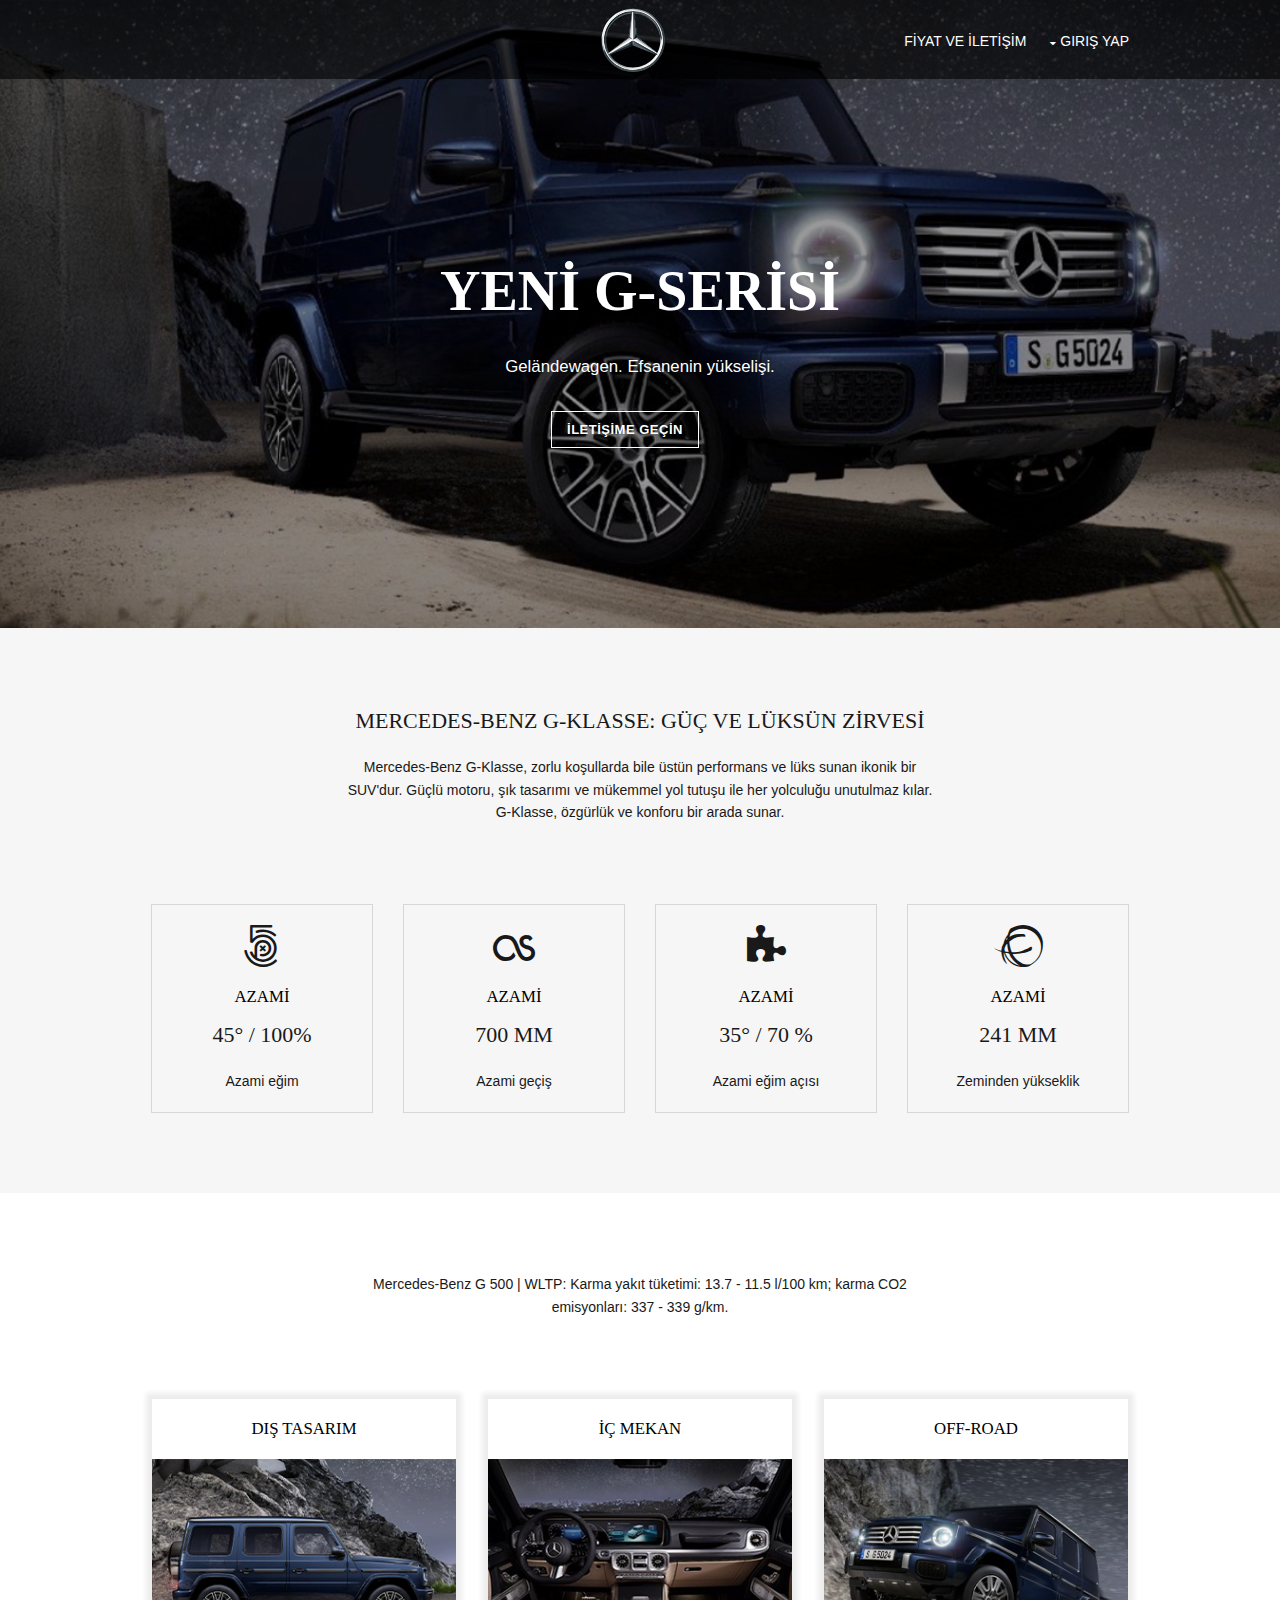
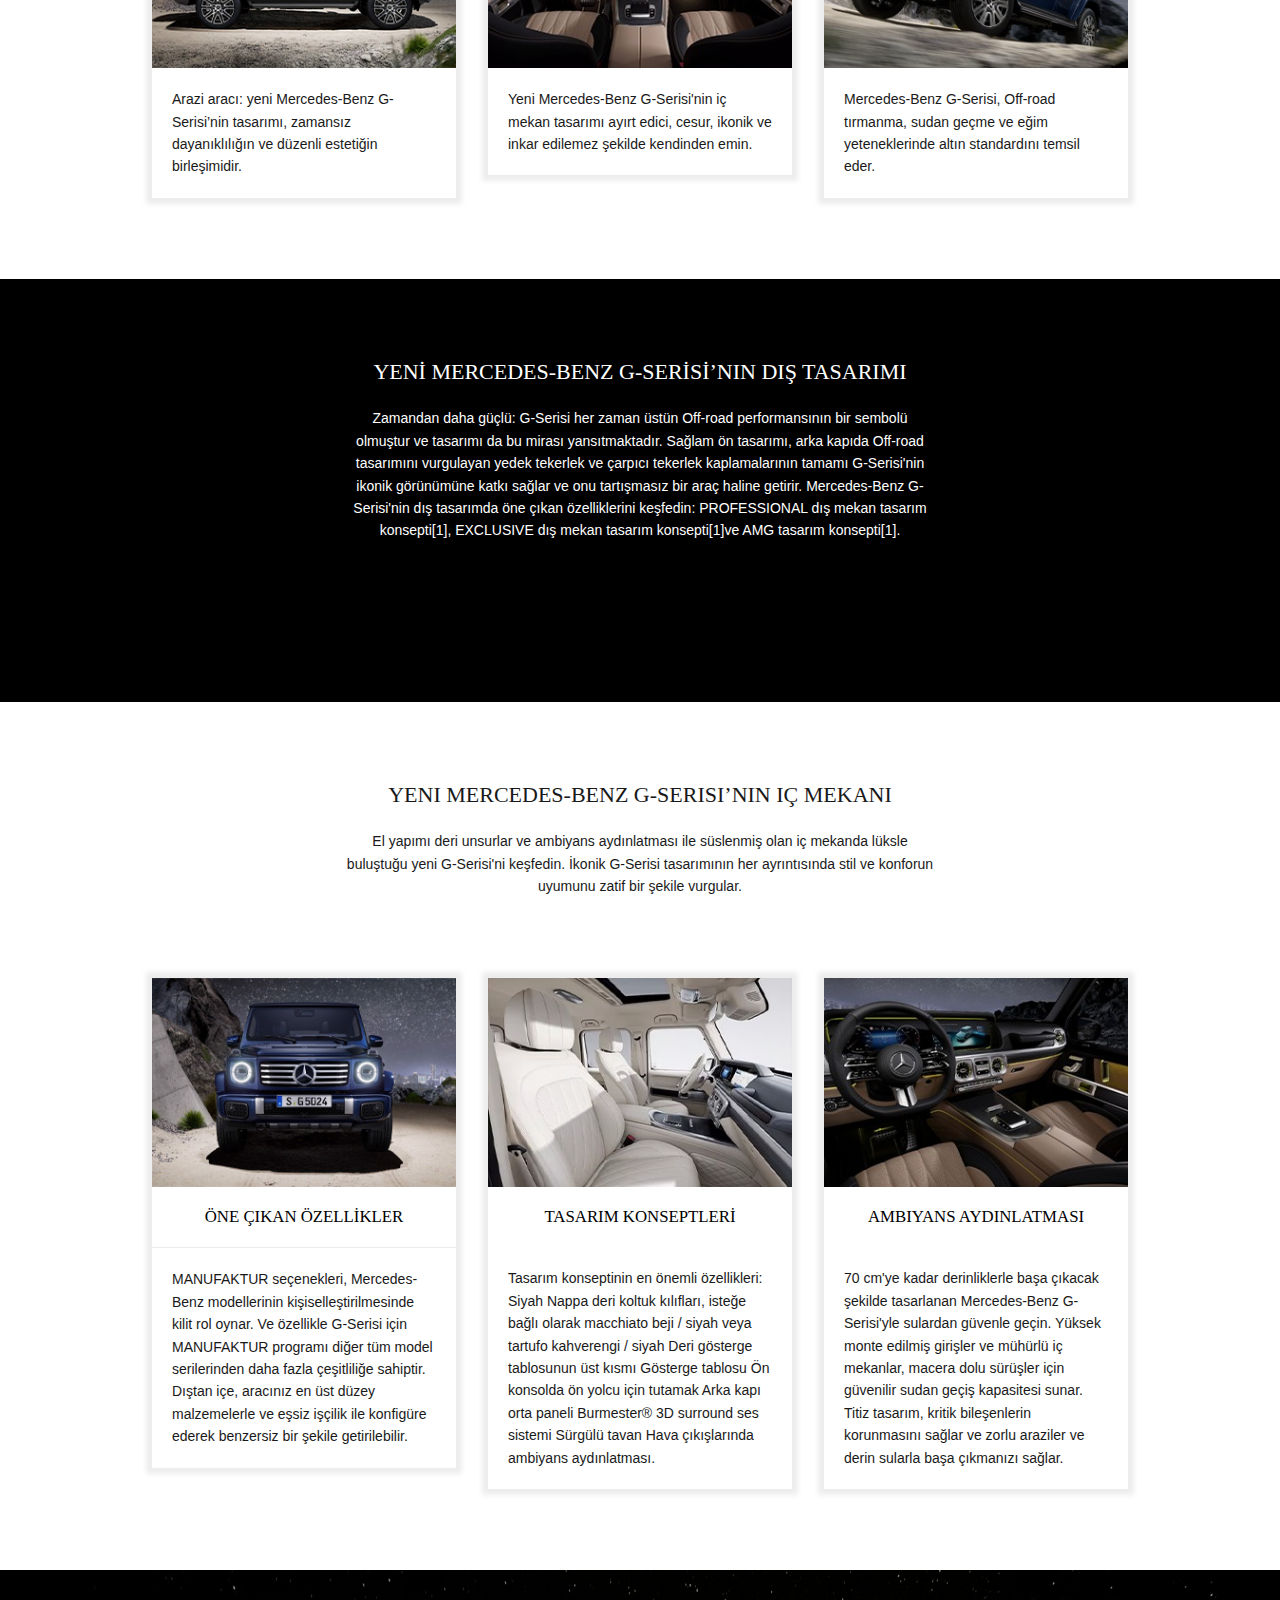
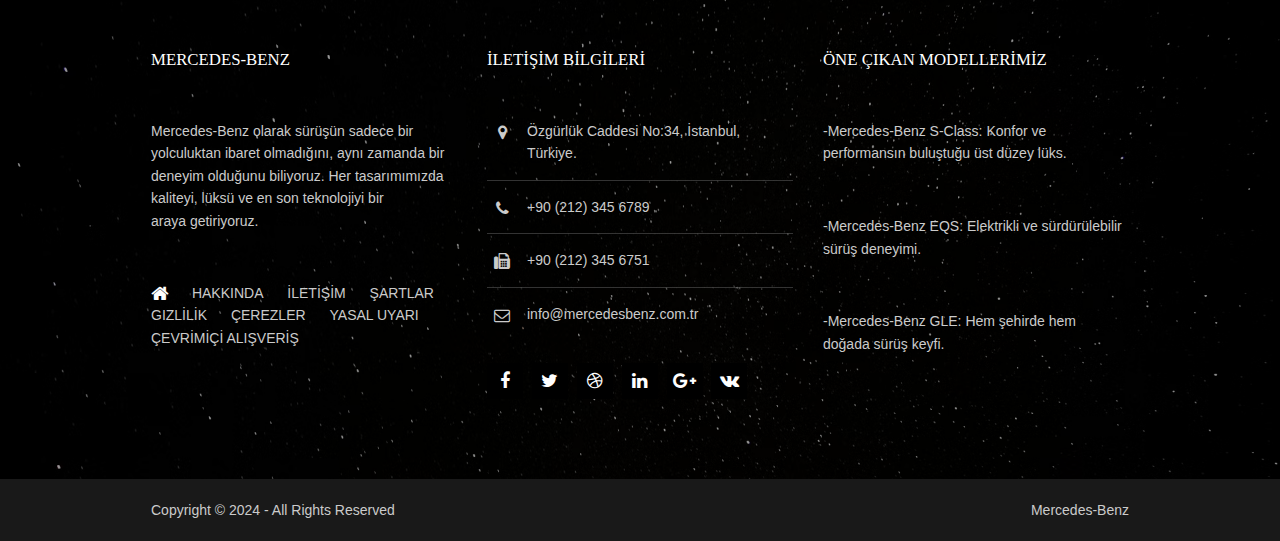
<file: index.html>
<!DOCTYPE html>
<!--
Template Name: Basend
Author: <a href="http://www.os-templates.com/">OS Templates</a>
Author URI: http://www.os-templates.com/
Licence: Free to use under our free template licence terms
Licence URI: http://www.os-templates.com/template-terms
-->
<html lang="EN">
  <head>
    <title>G-Serisi | Mercedes-Benz</title>
    <meta charset="utf-8" />
    <meta
      name="viewport"
      content="width=device-width, initial-scale=1.0, maximum-scale=1.0, user-scalable=no"
    />
    <link
      href="layout/styles/layout.css"
      rel="stylesheet"
      type="text/css"
      media="all"
    />
    <link rel="shortcut icon" type="image/icon" href="assets/logo/favicon.png"/>
  </head>
  <body id="top">
    <!-- Top Background Image Wrapper -->
    <div
      class="bgded overlay"
      style="background-image: url('images/demo/backgrounds/01.png')"
    >
      <div class="wrapper row1">
        <header id="header" class="hoc clear">
          <div id="logo" class="fl_left" style="margin:8px 0 0 0; position: relative; left: 450px;">
            <h1>
    <a href="index.html">
        <img src="images/logo.svg" alt="Logo">
    </a>
</h1>
          </div>
          <nav id="mainav" class="fl_right">
            <ul class="clear">
              <li class="active"><a href="fiyat.html">Fİyat ve İletİşİm</a></li>
              <li>
    <a href="giris.html" class="drop">Giriş Yap</a>
</li>
				
            </ul>
          </nav>
        </header>
      </div>
      <section id="pageintro" class="hoc clear">
        <div>
          <h2 class="heading">Yenİ G-Serİsİ</h2>
          <p>Geländewagen. Efsanenin yükselişi.</p>
          <footer>
    <a href="fiyat.html" class="button">İletİşİme geçİn</a>
</footer>

      </section>
    </div>
    <div class="wrapper row2">
      <section class="hoc container clear">
        <div class="sectiontitle">
          <h6 class="heading">Mercedes-Benz G-Klasse: Güç ve Lüksün Zİrvesİ</h6>
          <br />
          <p>
            Mercedes-Benz G-Klasse, zorlu koşullarda bile üstün performans ve
            lüks sunan ikonik bir SUV'dur. Güçlü motoru, şık tasarımı ve
            mükemmel yol tutuşu ile her yolculuğu unutulmaz kılar. G-Klasse,
            özgürlük ve konforu bir arada sunar.
          </p>
        </div>
        <ul class="nospace group services">
          <li class="one_quarter first">
            <article>
              <a href="#"><i class="fa fa-3x fa-500px"></i></a>
              <h6 class="heading font-x1"><a href="#">Azamİ</a></h6>
              <h2>45° / 100%</h2>
              <br />
              <p>Azami eğim</p>
            </article>
          </li>
          <li class="one_quarter">
            <article>
              <a href="#"><i class="fa fa-3x fa-lastfm"></i></a>
              <h6 class="heading font-x1"><a href="#">Azamİ</a></h6>
              <h2>700 mm</h2>
              <br />
              <p>Azami geçiş</p>
            </article>
          </li>
          <li class="one_quarter">
            <article>
              <a href="#"><i class="fa fa-3x fa-puzzle-piece"></i></a>
              <h6 class="heading font-x1"><a href="#">Azamİ</a></h6>
              <h2>35° / 70 %</h2>
              <br />
              <p>Azami eğim açısı</p>
            </article>
          </li>
          <li class="one_quarter">
            <article>
              <a href="#"><i class="fa fa-3x fa-ravelry"></i></a>
              <h6 class="heading font-x1"><a href="#">Azamİ</a></h6>
              <h2>241 mm</h2>
              <br />
              <p>Zeminden yükseklik</p>
            </article>
          </li>
        </ul>
        <div class="clear"></div>
      </section>
    </div>
    <div class="wrapper row3">
      <main class="hoc container clear">
        <div class="sectiontitle">
          <h6 class="heading"></h6>
          <p>
            Mercedes-Benz G 500 | WLTP: Karma yakıt tüketimi: 13.7 - 11.5 l/100
            km; karma CO2 emisyonları: 337 - 339 g/km.
          </p>
        </div>
        <div class="group excerpts">
          <article class="one_third first">
            <div class="hgroup">
				<a href= "d.tasarim/d.tasarim.html">
              <h6  class="heading">DIŞ TASARIM</h6>
					</a>

            </div>
            <figure>
              <a href="d.tasarim/d.tasarim.html"><img src="images/demo/320x220.png" alt="" /></a>
            </figure>
            <div class="txtwrap">
              <p>
                Arazi aracı: yeni Mercedes-Benz G-Serisi’nin tasarımı, zamansız
                dayanıklılığın ve düzenli estetiğin birleşimidir.
              </p>
            </div>
          </article>
          <article class="one_third">
            <div class="hgroup">
				<a href= "ic/ic.html">
              <h6 class="heading">İÇ MEKAN</h6>
				</a>

            </div>
            <figure>
              <a href= "ic/ic.html"><img src="images/1.jpg" alt="" /></a>
            </figure>
            <div class="txtwrap">
              <p>
                Yeni Mercedes-Benz G-Serisi'nin iç mekan tasarımı ayırt edici,
                cesur, ikonik ve inkar edilemez şekilde kendinden emin.
              </p>
            </div>
          </article>
          <article class="one_third">
            <div class="hgroup">
				<a href= "off-r/off-road.html">
              <h6 class="heading">Off-ROAD</h6>
				</a>
            </div>
            <figure>
              <a href= "off-r/off-road.html"><img src="images/2.jpg" alt="" /></a>
            </figure>
            <div class="txtwrap">
              <p>
                Mercedes-Benz G-Serisi, Off-road tırmanma, sudan geçme ve eğim
                yeteneklerinde altın standardını temsil eder.
              </p>
            </div>
          </article>
        </div>
        <div class="clear"></div>
      </main>
    </div>
    <div class="wrapper overlay coloured">
      <section class="hoc container clear">
        <div class="sectiontitle">
          <h6 class="heading">YENİ MERCEDES-BENZ G-SERİSİ’NIN DIŞ TASARIMI</h6>
          <br />
          <p>
            Zamandan daha güçlü: G-Serisi her zaman üstün Off-road
            performansının bir sembolü olmuştur ve tasarımı da bu mirası
            yansıtmaktadır. Sağlam ön tasarımı, arka kapıda Off-road tasarımını
            vurgulayan yedek tekerlek ve çarpıcı tekerlek kaplamalarının tamamı
            G-Serisi'nin ikonik görünümüne katkı sağlar ve onu tartışmasız bir
            araç haline getirir. Mercedes-Benz G-Serisi'nin dış tasarımda öne
            çıkan özelliklerini keşfedin: PROFESSIONAL dış mekan tasarım
            konsepti[1], EXCLUSIVE dış mekan tasarım konsepti[1]ve AMG tasarım
            konsepti[1].
          </p>
        </div>
        <div class="clear"></div>
      </section>
    </div>
    <div class="wrapper row3">
      <section class="hoc container clear">
        <div class="sectiontitle">
          <h6 class="heading">YENI MERCEDES-BENZ G-SERISI’NIN IÇ MEKANI</h6>
          <br>
          <p>
            El yapımı deri unsurlar ve ambiyans aydınlatması ile süslenmiş olan
            iç mekanda lüksle buluştuğu yeni G-Serisi'ni keşfedin. İkonik
            G-Serisi tasarımının her ayrıntısında stil ve konforun uyumunu zatif
            bir şekile vurgular.
          </p>
        </div>
        <div class="group excerpts">
          <article class="one_third first">
            <figure> 
				<a href= "ozellik/ozellik.html">
              <img src="images/3.jpg" alt="" />
				</a>
            </figure>
            <div class="hgroup">
				<a href="ozellik/ozellik.html">
              <h4 class="heading">ÖNE ÇIKAN ÖZELLİKLER</h4>
				</a>
            </div>
            <div class="txtwrap">
              <p>
                MANUFAKTUR seçenekleri, Mercedes-Benz modellerinin
                kişiselleştirilmesinde kilit rol oynar. Ve özellikle G-Serisi
                için MANUFAKTUR programı diğer tüm model serilerinden daha fazla
                çeşitliliğe sahiptir. Dıştan içe, aracınız en üst düzey
                malzemelerle ve eşsiz işçilik ile konfigüre ederek benzersiz bir
                şekile getirilebilir.
              </p>
			  </div>
          </article>
          <article class="one_third">
            <figure>
				<a href= "i.mekan/i.mekan.html">
              <img src="images/4.jpg" alt="" />
            </figure>
            <div class="hgroup">
				<a href= "i.mekan/i.mekan.html">
              <h4 class="heading">TASARIM KONSEPTLERİ</h4>
				</a>
            </div>
            <div class="txtwrap">
              <p>
                Tasarım konseptinin en önemli özellikleri: Siyah Nappa deri
                koltuk kılıfları, isteğe bağlı olarak macchiato beji / siyah
                veya tartufo kahverengi / siyah Deri gösterge tablosunun üst
                kısmı Gösterge tablosu Ön konsolda ön yolcu için tutamak Arka
                kapı orta paneli Burmester® 3D surround ses sistemi Sürgülü
                tavan Hava çıkışlarında ambiyans aydınlatması.
              </p>
            </div>
            
          </article>
          <article class="one_third">
            <figure>
				<a href= "ambiyans/ambiyans.html">
              <img src="images/5.jpg" alt="" />
            </figure>
            <div class="hgroup">
				<a href= "ambiyans/ambiyans.html">
              <h4 class="heading">AMBIYANS AYDINLATMASI</h4>
				</a>
            </div>
            <div class="txtwrap">
              <p>
                70 cm'ye kadar derinliklerle başa çıkacak şekilde tasarlanan
                Mercedes-Benz G-Serisi'yle sulardan güvenle geçin. Yüksek monte
                edilmiş girişler ve mühürlü iç mekanlar, macera dolu sürüşler
                için güvenilir sudan geçiş kapasitesi sunar. Titiz tasarım,
                kritik bileşenlerin korunmasını sağlar ve zorlu araziler ve
                derin sularla başa çıkmanızı sağlar.
              </p>
            </div>
            
          </article>
        </div>
        <div class="clear"></div>
      </section>
    </div>
    <div
      class="wrapper row4 bgded overlay"
      style="background-image: url('images/demo/backgrounds/02.png')"
    >
      <footer id="footer" class="hoc clear">
        <div class="one_third first">
            <h6 class="heading">Mercedes-Benz</h6>
            <p>
              Mercedes-Benz olarak sürüşün sadece bir yolculuktan ibaret olmadığını, aynı zamanda bir deneyim olduğunu biliyoruz. Her tasarımımızda kaliteyi, lüksü ve en son teknolojiyi bir araya getiriyoruz.
            </p>
            <p class="btmspace-50">
              
            </p>
            <nav>
              <ul class="nospace">
                <li>
                  <a href="index.html"><i class="fa fa-lg fa-home"></i></a>
                </li>
                <li><a href="#">Hakkında</a></li>
                <li><a href="#">İletİşİm</a></li>
                <li><a href="#">Şartlar</a></li>
                <li><a href="#">GizlİLİk</a></li>
                <li><a href="#">Çerezler</a></li>
                <li><a href="#">Yasal Uyarı</a></li>
                <li><a href="#">Çevrİmİçİ Alışverİş</a></li>
              </ul>
            </nav>
          </div>
          <div class="one_third">
            <h6 class="heading">İLETİŞİM BİLGİLERİ</h6>
            <ul class="nospace btmspace-30 linklist contact">
              <li>
                <i class="fa fa-map-marker"></i>
                <address>Özgürlük Caddesi No:34, İstanbul, Türkiye.</address>
              </li>
              <li><i class="fa fa-phone"></i> +90 (212) 345 6789 </li>
              <li><i class="fa fa-fax"></i> +90 (212) 345 6751</li>
              <li><i class="fa fa-envelope-o"></i> info@mercedesbenz.com.tr</li>
            </ul>
            <ul class="faico clear">
              <li>
                <a class="faicon-facebook" href="#"
                  ><i class="fa fa-facebook"></i
                ></a>
              </li>
              <li>
                <a class="faicon-twitter" href="#"
                  ><i class="fa fa-twitter"></i
                ></a>
              </li>
              <li>
                <a class="faicon-dribble" href="#"
                  ><i class="fa fa-dribbble"></i
                ></a>
              </li>
              <li>
                <a class="faicon-linkedin" href="#"
                  ><i class="fa fa-linkedin"></i
                ></a>
              </li>
              <li>
                <a class="faicon-google-plus" href="#"
                  ><i class="fa fa-google-plus"></i
                ></a>
              </li>
              <li>
                <a class="faicon-vk" href="#"><i class="fa fa-vk"></i></a>
              </li>
            </ul>
          </div>
          <div class="one_third">
            <h6 class="heading">ÖNE ÇIKAN MODELLERİMİZ</h6>
              <p></p> 
                -Mercedes-Benz S-Class: Konfor ve performansın buluştuğu üst düzey lüks.</p>
                <br /></p>
                <p> -Mercedes-Benz EQS: Elektrikli ve sürdürülebilir sürüş deneyimi. </p>
                <br />              
                <p> -Mercedes-Benz GLE: Hem şehirde hem doğada sürüş keyfi.</p>
              </p>
            </article>
          </div>
        </footer>
      </div>
      <div class="wrapper row5">
        <div id="copyright" class="hoc clear">
          <p class="fl_left">
            Copyright &copy; 2024 - All 
            <a href="#">Rights Reserved</a>
          </p>
          <p class="fl_right">
            Mercedes-Benz
            <a
              target="_blank"
              href="http://www.os-templates.com/"
              title="Free Website Templates"
              ></a
            >
          </p>
        </div>
      </div>
      <a id="backtotop" href="#top"><i class="fa fa-chevron-up"></i></a>
      <!-- JAVASCRIPT -->
      <script src="layout/scripts/jquery.min.js"></script>
      <script src="layout/scripts/jquery.backtotop.js"></script>
      <script src="layout/scripts/jquery.mobilemenu.js"></script>
    </body>
  </html>
</file>
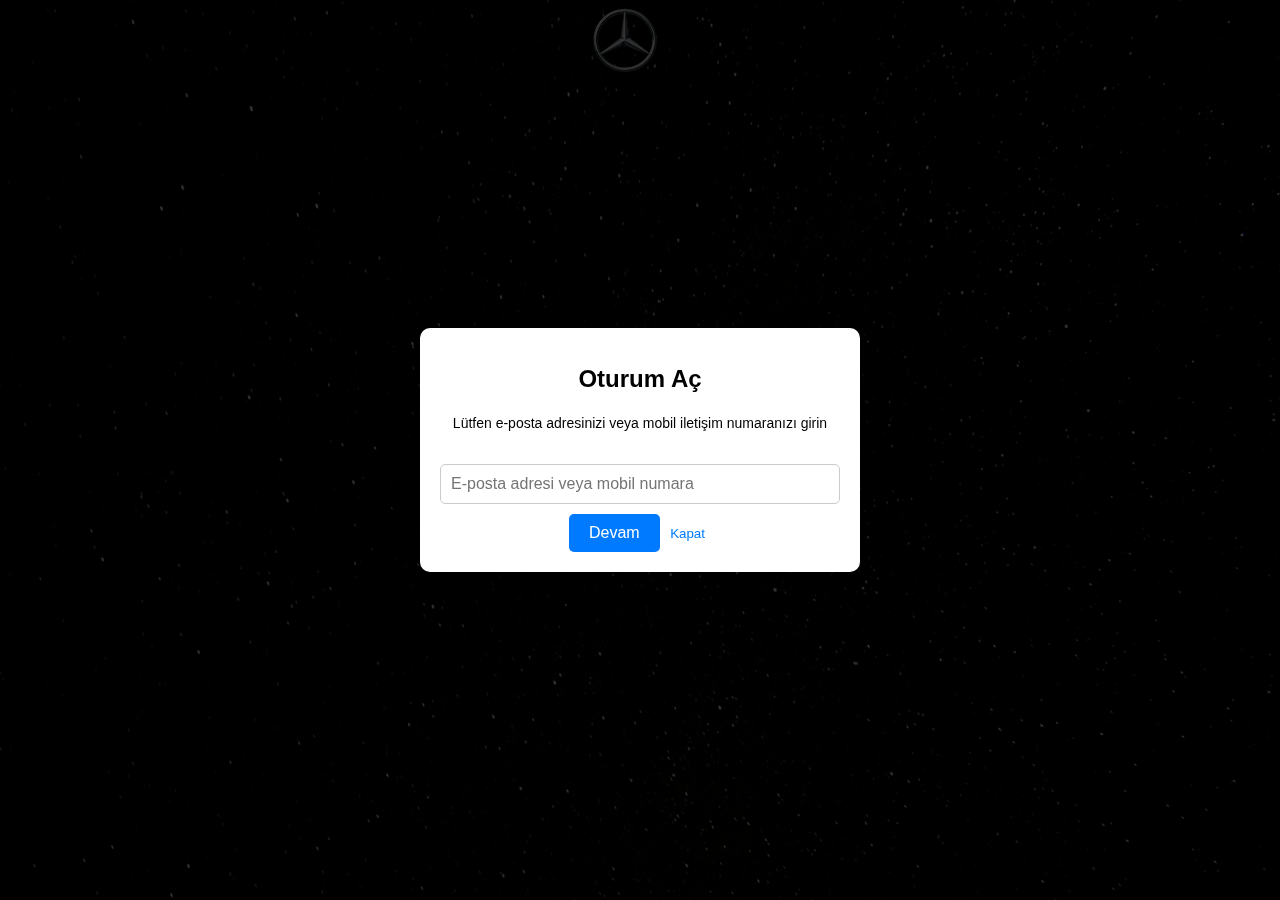
<file: giris.html>
<!doctype html>
<html>
<head>
<meta charset="UTF-8">
<title>Giriş Yap</title>
<link rel="shortcut icon" type="image/icon" href="assets/logo/favicon.png"/>
</head>

<body>
	<!doctype html>
<html>
<meta charset="UTF-8">
<style>
  /* Genel stiller */
  body {
    margin: 0;
    font-family: Arial, sans-serif;
    background: url("images/demo/backgrounds/02.png") no-repeat center center fixed; /* Arka plan resmi */
    background-size: cover; /* Görsel tam ekran olacak şekilde ayarlanır */
    color: #fff;
    display: flex;
    flex-direction: column;
    justify-content: center;
    align-items: center;
    height: 100vh;
    text-align: center;
  }

  .container {
    flex: 1;
    display: flex;
    justify-content: center;
    align-items: center;
    width: 100%;
  }

  .login-btn {
    padding: 10px 20px;
    font-size: 18px;
    background-color: #007bff;
    color: #fff;
    border: none;
    cursor: pointer;
    border-radius: 5px;
  }

  .popup {
    display: none;
    position: fixed;
    top: 0;
    left: 0;
    width: 100%;
    height: 100%;
    background: rgba(0, 0, 0, 0.8);
    display: flex;
    justify-content: center;
    align-items: center;
  }

  .popup-content {
    background: #fff;
    color: #000;
    padding: 20px;
    border-radius: 10px;
    text-align: center;
    width: 90%;
    max-width: 400px;
    box-shadow: 0 4px 10px rgba(0, 0, 0, 0.2);
  }

  .popup-content h1 {
    font-size: 24px;
    margin-bottom: 20px;
  }

  .popup-content p {
    font-size: 14px; /* Yazı boyutunu biraz küçülttük */
    word-wrap: break-word; /* Taşmayı engeller ve satırı kırar */
    line-height: 1.5; /* Daha okunabilir olması için satır aralığı */
    margin: 0 0 20px 0;
  }

  .popup-content input {
    width: 100%;
    padding: 10px;
    margin: 10px 0;
    font-size: 16px;
    border: 1px solid #ccc;
    border-radius: 5px;
    box-sizing: border-box;
    transition: border-color 0.3s ease;
  }

  .popup-content input:focus {
    border-color: #007bff;
    outline: none;
  }

  .popup-content .continue-btn {
    padding: 10px 20px;
    font-size: 16px;
    background-color: #007bff;
    color: #fff;
    border: none;
    cursor: pointer;
    border-radius: 5px;
  }

  .popup-content .close-btn {
    margin-top: 10px;
    background: none;
    color: #007bff;
    border: none;
    cursor: pointer;
  }
</style>
<body>

  <a href="./index.html">
    <img src="images/logo.svg" alt="Logo" class="d" style="margin-top: 8px; position: relative; left: -15px;"><span></span></a>
  </a>
  <div class="container">
    <button class="login-btn" onclick="showPopup()">Giriş Yap</button>
  </div>

  <div class="popup" id="loginPopup">
    <div class="popup-content">
      <h1>Oturum Aç</h1>
      <p>Lütfen e-posta adresinizi veya mobil iletişim numaranızı girin</p>
      <input type="text" placeholder="E-posta adresi veya mobil numara">
      <button class="continue-btn">Devam</button>
      <button class="close-btn" onclick="hidePopup()">Kapat</button>
    </div>
  </div>

  <script>
    function showPopup() {
      document.getElementById('loginPopup').style.display = 'flex';
    }

    function hidePopup() {
      document.getElementById('loginPopup').style.display = 'none';
    }
  </script>

</body>
</html>
</file>
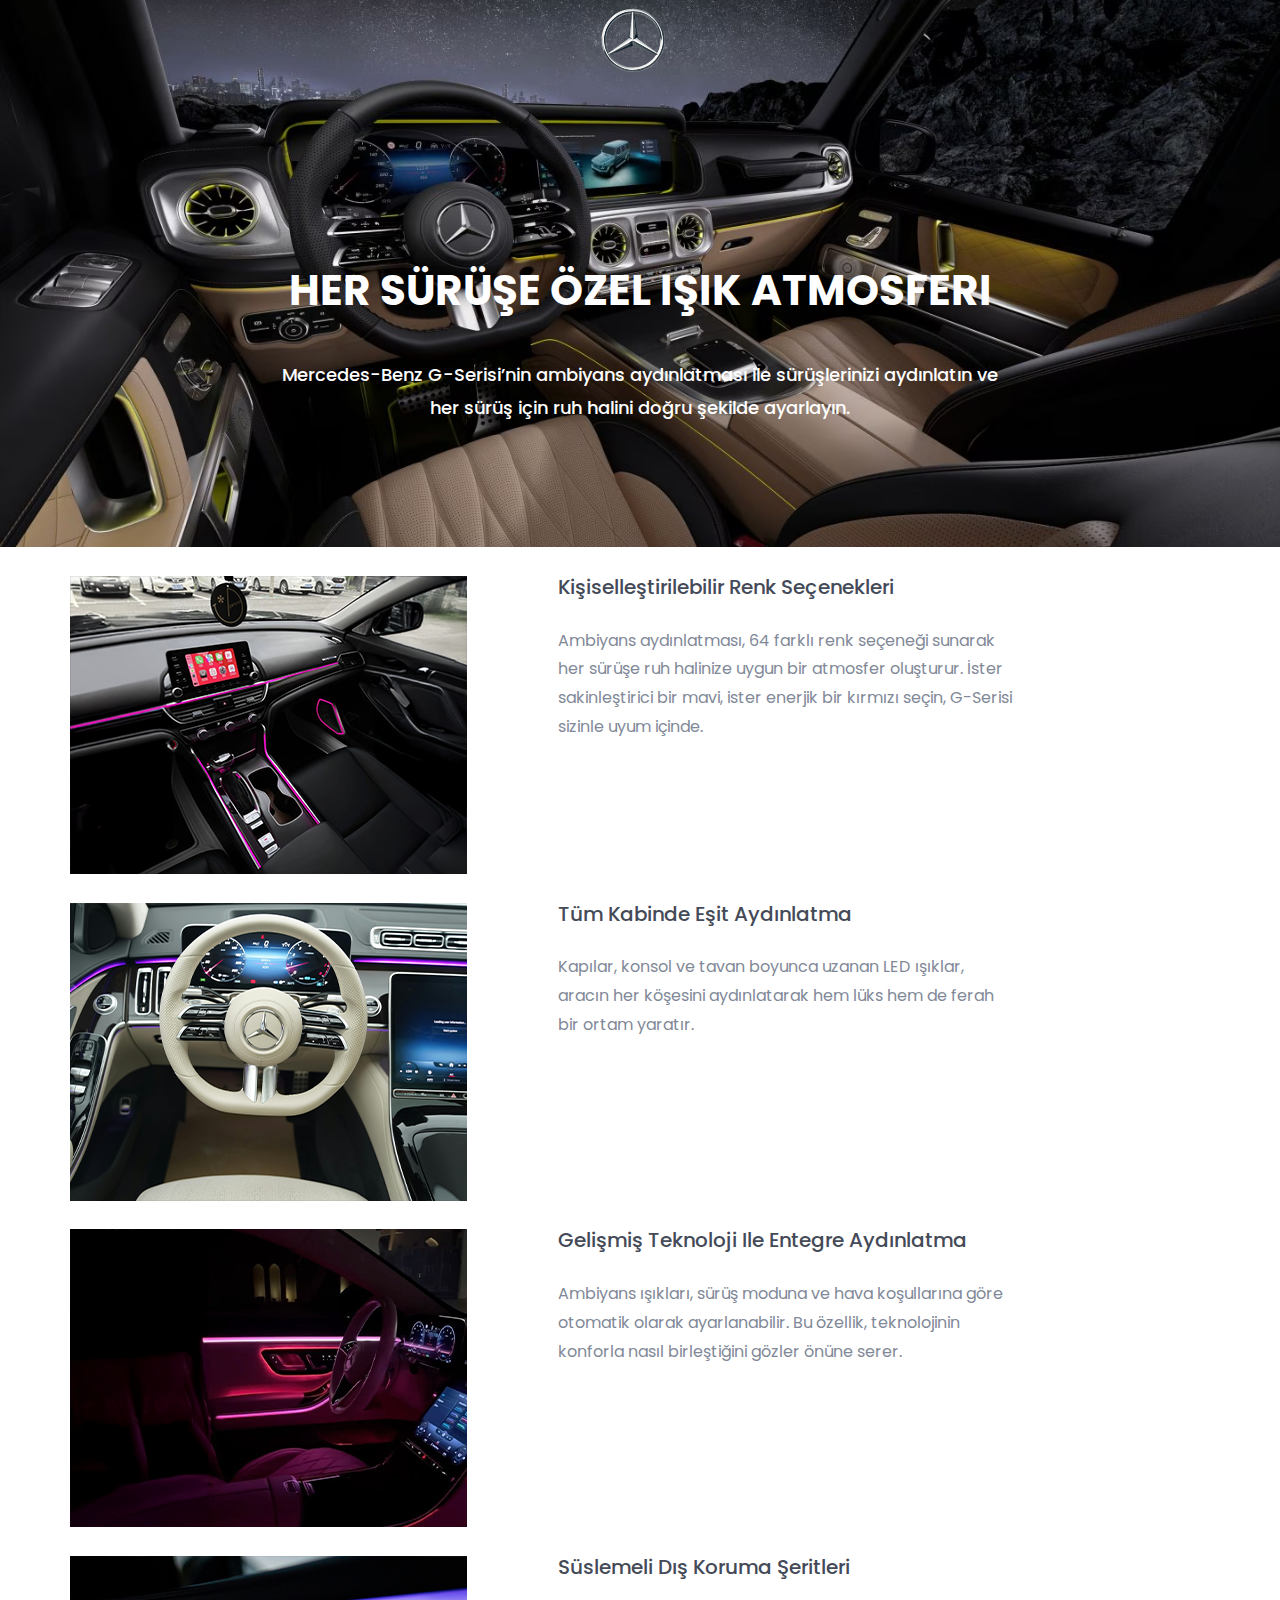
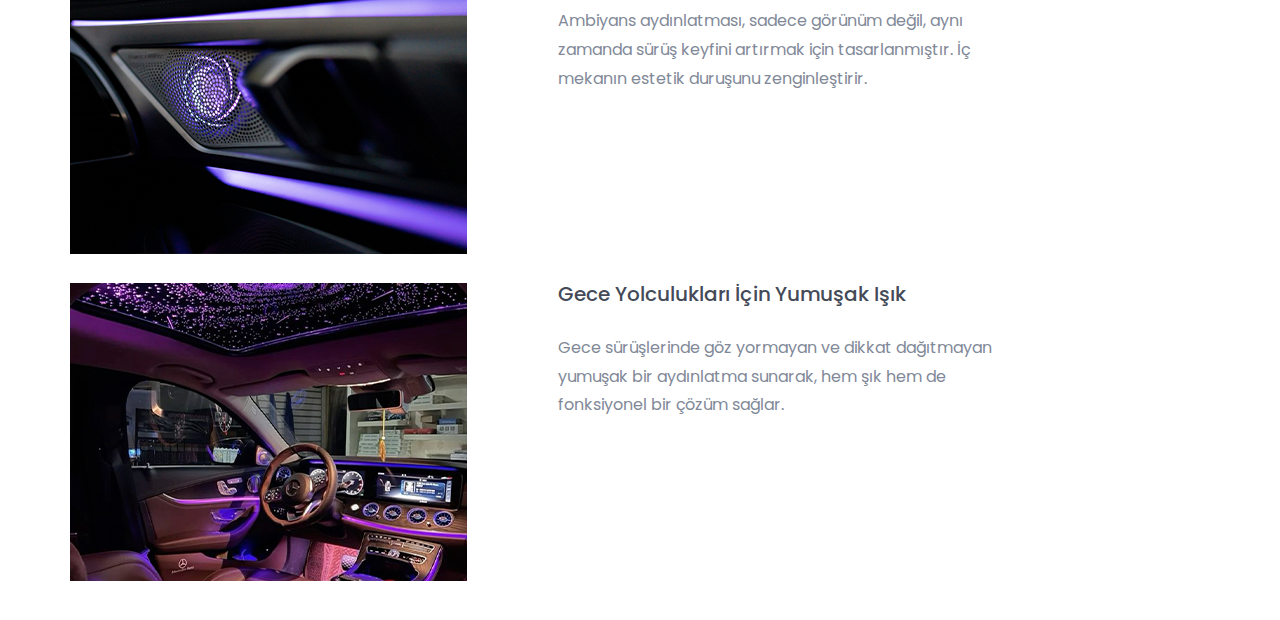
<file: ambiyans/ambiyans.html>
<!doctype html>
<html class="no-js" lang="en">

    <head>
        <!-- meta data -->
        <meta charset="utf-8">
        <meta http-equiv="X-UA-Compatible" content="IE=edge">
        <meta name="viewport" content="width=device-width, initial-scale=1">
        <!-- The above 3 meta tags *must* come first in the head; any other head content must come *after* these tags -->

        <!--font-family-->
		<link href="https://fonts.googleapis.com/css?family=Poppins:100,100i,200,200i,300,300i,400,400i,500,500i,600,600i,700,700i,800,800i,900,900i" rel="stylesheet">

		<link href="https://fonts.googleapis.com/css?family=Rufina:400,700" rel="stylesheet">
        
        <!-- title of site -->
        <title>Ambiyans aydınlatmasıs</title>

        <!-- For favicon png -->
		<link rel="shortcut icon" type="image/icon" href="assets/logo/favicon.png"/>
       
        <!--font-awesome.min.css-->
        <link rel="stylesheet" href="assets/css/font-awesome.min.css">

        <!--linear icon css-->
		<link rel="stylesheet" href="assets/css/linearicons.css">

        <!--flaticon.css-->
		<link rel="stylesheet" href="assets/css/flaticon.css">

		<!--animate.css-->
        <link rel="stylesheet" href="assets/css/animate.css">

        <!--owl.carousel.css-->
        <link rel="stylesheet" href="assets/css/owl.carousel.min.css">
		<link rel="stylesheet" href="assets/css/owl.theme.default.min.css">
		
        <!--bootstrap.min.css-->
        <link rel="stylesheet" href="assets/css/bootstrap.min.css">
		
		<!-- bootsnav -->
		<link rel="stylesheet" href="assets/css/bootsnav.css" >	
        
        <!--style.css-->
        <link rel="stylesheet" href="assets/css/style.css">
        
        <!--responsive.css-->
        <link rel="stylesheet" href="assets/css/responsive.css">
        
        <!-- HTML5 shim and Respond.js for IE8 support of HTML5 elements and media queries -->
        <!-- WARNING: Respond.js doesn't work if you view the page via file:// -->
		
        <!--[if lt IE 9]>
			<script src="https://oss.maxcdn.com/html5shiv/3.7.3/html5shiv.min.js"></script>
			<script src="https://oss.maxcdn.com/respond/1.4.2/respond.min.js"></script>
        <![endif]-->

    </head>
	
	<body>
		<!--[if lte IE 9]>
            <p class="browserupgrade">You are using an <strong>outdated</strong> browser. Please <a href="https://browsehappy.com/">upgrade your browser</a> to improve your experience and security.</p>
        <![endif]-->
	
		<!--welcome-hero start -->
		<section id="home" class="welcome-hero">

			<!-- top-area Start -->
			<div class="top-area">
				<div class="header-area">
					<!-- Start Navigation -->
				    <nav class="navbar navbar-default bootsnav  navbar-sticky navbar-scrollspy"  data-minus-value-desktop="70" data-minus-value-mobile="55" data-speed="1000">

				        <div class="container">

				            <!-- Start Header Navigation -->
				            <div class="navbar-header">
				                <button type="button" class="navbar-toggle" data-toggle="collapse" data-target="#navbar-menu">
				                    <i class="fa fa-bars"></i>
				                </button>
								<a href="../index.html">
									<img src="images/logo.svg" alt="Logo" class="d" style="margin-top: 8px; position: relative; left: 531px;"><span></span></a>
								</a>

				            </div><!--/.navbar-header-->
				            <!-- End Header Navigation -->

				            <!-- Collect the nav links, forms, and other content for toggling -->
				            <div class="collapse navbar-collapse menu-ui-design" id="navbar-menu">
				               
				            </div><!-- /.navbar-collapse -->
				        </div><!--/.container-->
				    </nav><!--/nav-->
				    <!-- End Navigation -->
				</div><!--/.header-area-->
			    <div class="clearfix"></div>

			</div><!-- /.top-area-->
			<!-- top-area End -->

			<div class="container">
				<div class="welcome-hero-txt">
					<h2>Her Sürüşe Özel Işık Atmosferi</h2>
					<p>
Mercedes-Benz G-Serisi’nin ambiyans aydınlatması ile sürüşlerinizi aydınlatın ve her sürüş için ruh halini doğru şekilde ayarlayın.
					</p>
					
				</div>
			</div>

			<div class="container">
				<div class="row">
					<div class="col-md-12">
						

		</section><!--/.welcome-hero-->
		<!--welcome-hero end -->

		<!--service start -->
		<section id="service" class="service">
			<div class="container">
				<div class="service-content">
					
				</div>
			</div><!--/.container-->

		</section><!--/.service-->
		<!--service end-->

		<!--new-cars start -->
		<section id="new-cars" class="new-cars">
			<div class="container">
				<p style="color: #FFF;">.</p>

					
				
				<div class="new-cars-content">
					<div class="owl-carousel owl-theme" id="new-cars-carousel">
						<div class="new-cars-item">
							<div class="single-new-cars-item">
								<div class="row">
									<div class="col-sm-12 col-md-5">
										<div class="new-cars-img"> <img src="assets/images/new-cars-model/ncm1.png"  alt="img"/>
											<p style="color: #FFF;">.</p>
										</div><!--/.new-cars-img-->
									</div>
									<div class="col-md-5 col-sm-12">
										<div class="new-cars-txt">
											<h2><a href="#">Kişiselleştirilebilir Renk Seçenekleri </a></h2>
											<p style="color: #FFF;">.</p>
											<p>
											  Ambiyans aydınlatması, 64 farklı renk seçeneği sunarak her sürüşe ruh halinize uygun bir atmosfer oluşturur. İster sakinleştirici bir mavi, ister enerjik bir kırmızı seçin, G-Serisi sizinle uyum içinde. 
											</p>
											
											
										</div><!--/.new-cars-txt-->	
									</div><!--/.col-->
								</div><!--/.row-->
							</div><!--/.single-new-cars-item-->
						</div><!--/.new-cars-item-->
						
						<div class="new-cars-item">
							<div class="single-new-cars-item">
								<div class="row">
									<div class="col-sm-12 col-md-5">
										<div class="new-cars-img">
											<img src="assets/images/new-cars-model/ncm2.png" alt="img"/>
											<p style="color: #FFF;">.</p>
										</div><!--/.new-cars-img-->
									</div>
									<div class="col-md-5 col-sm-12">
										<div class="new-cars-txt">
											<h2><a href="#">Tüm Kabinde Eşit Aydınlatma
                                          </a></h2>
											<p style="color: #FFF;">.</p>
											<p>Kapılar, konsol ve tavan boyunca uzanan LED ışıklar, aracın her köşesini aydınlatarak hem lüks hem de ferah bir ortam yaratır.</p>
											
										</div><!--/.new-cars-txt-->	
									</div><!--/.col-->
								</div><!--/.row-->	
							</div><!--/.single-new-cars-item-->
						</div><!--/.new-cars-item-->
						<div class="new-cars-item">
							<div class="single-new-cars-item">
								<div class="row">
									<div class="col-sm-12 col-md-5">
										<div class="new-cars-img">
											<img src= "assets/images/new-cars-model/ncm3.png" alt="img"/>
											<p style="color: #FFF;">.</p>
										</div><!--/.new-cars-img-->
									</div>
									<div class="col-md-5 col-sm-12">
										<div class="new-cars-txt">
											<h2><a href="#">Gelişmiş Teknoloji ile Entegre Aydınlatma</a></h2>
											<p style="color: #FFF;">.</p>
											<p>Ambiyans ışıkları, sürüş moduna ve hava koşullarına göre otomatik olarak ayarlanabilir. Bu özellik, teknolojinin konforla nasıl birleştiğini gözler önüne serer.
                                          </p>
											
										</div><!--/.new-cars-txt-->	
									</div><!--/.col-->
								</div><!--/.row-->	
							</div><!--/.single-new-cars-item-->
						</div><!--/.new-cars-item-->
						<div class="new-cars-item">
							<div class="single-new-cars-item">
								<div class="row">
									<div class="col-sm-12 col-md-5">
										<div class="new-cars-img">
											<img src= "assets/images/new-cars-model/ncm4.png" alt="img"/>
											<p style="color: #FFF;">.</p>
										</div><!--/.new-cars-img-->
									</div>
									<div class="col-md-5 col-sm-12">
										<div class="new-cars-txt">
											<h2><a href="#">Süslemeli Dış Koruma Şeritleri&nbsp;
											    <p style="color: #FFF;">.</p>

											</a></h2>
											<p>Ambiyans aydınlatması, sadece görünüm değil, aynı zamanda sürüş keyfini artırmak için tasarlanmıştır. İç mekanın estetik duruşunu zenginleştirir.
											</p>
										</div><!--/.new-cars-txt-->	
									</div><!--/.col-->
								</div><!--/.row-->	
							</div><!--/.single-new-cars-item-->
						</div><!--/.new-cars-item-->
						<div class="new-cars-item">
							<div class="single-new-cars-item">
								<div class="row">
									<div class="col-sm-12 col-md-5">
										<div class="new-cars-img">
											<img src= "assets/images/new-cars-model/ncm5.png" alt="img"/>
										</div><!--/.new-cars-img-->
									</div>
									<div class="col-md-5 col-sm-12">
										<div class="new-cars-txt">
											<h2><a href="#">Gece Yolculukları İçin Yumuşak Işık
											    <p style="color: #FFF;">.</p>
											</a></h2>
											<p>Gece sürüşlerinde göz yormayan ve dikkat dağıtmayan yumuşak bir aydınlatma sunarak, hem şık hem de fonksiyonel bir çözüm sağlar.
											</p>
											
										</div><!--/.new-cars-txt-->	
									</div><!--/.col-->
								</div><!--/.row-->
							</div><!--/.single-new-cars-item-->
						</div><!--/.new-cars-item-->
					</div><!--/#new-cars-carousel-->
				</div><!--/.new-cars-content-->
			</div><!--/.container-->

		</section><!--/.new-cars-->
		<!--new-cars end -->

		<!--featured-cars start -->
		<section id="featured-cars" class="featured-cars">
			<div class="container">
				<div class="section-header">
					<p style="color: #FFF;">.</p>

				
					
</body>
	
</html>
</file>
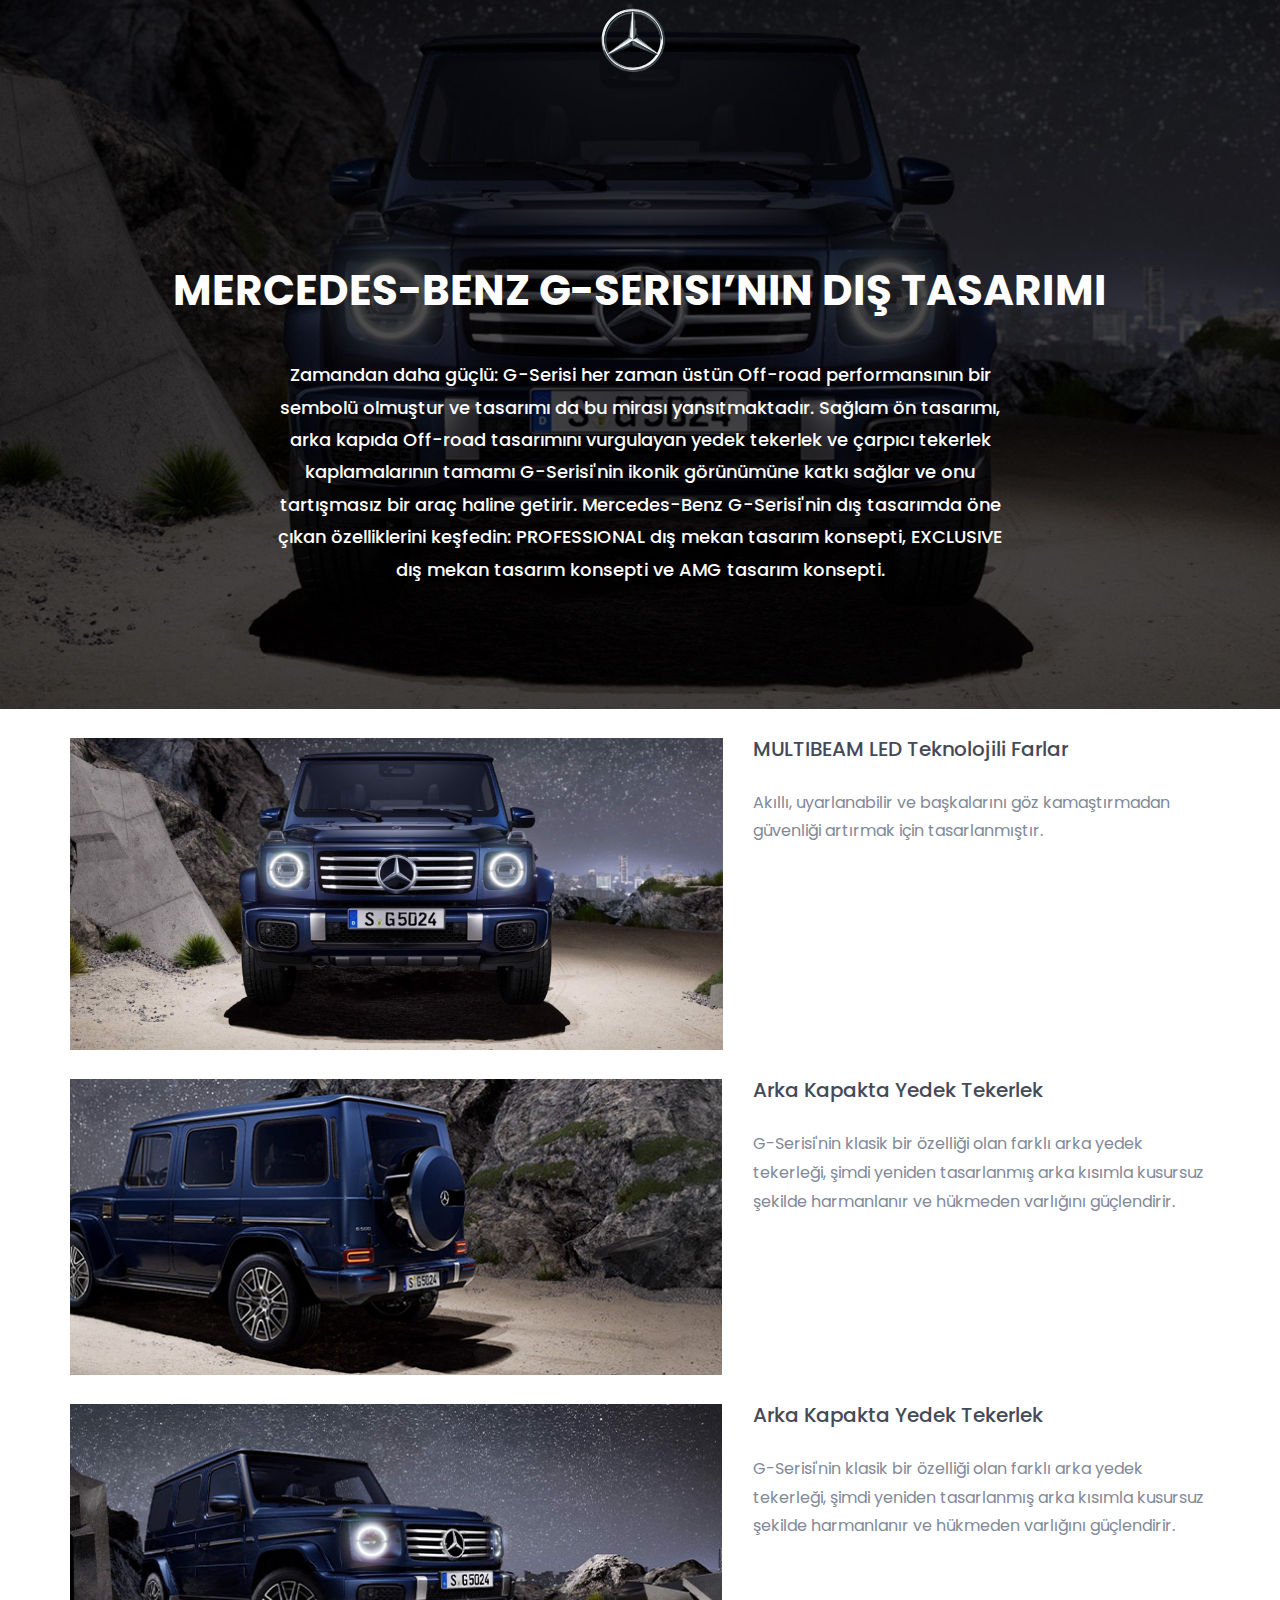
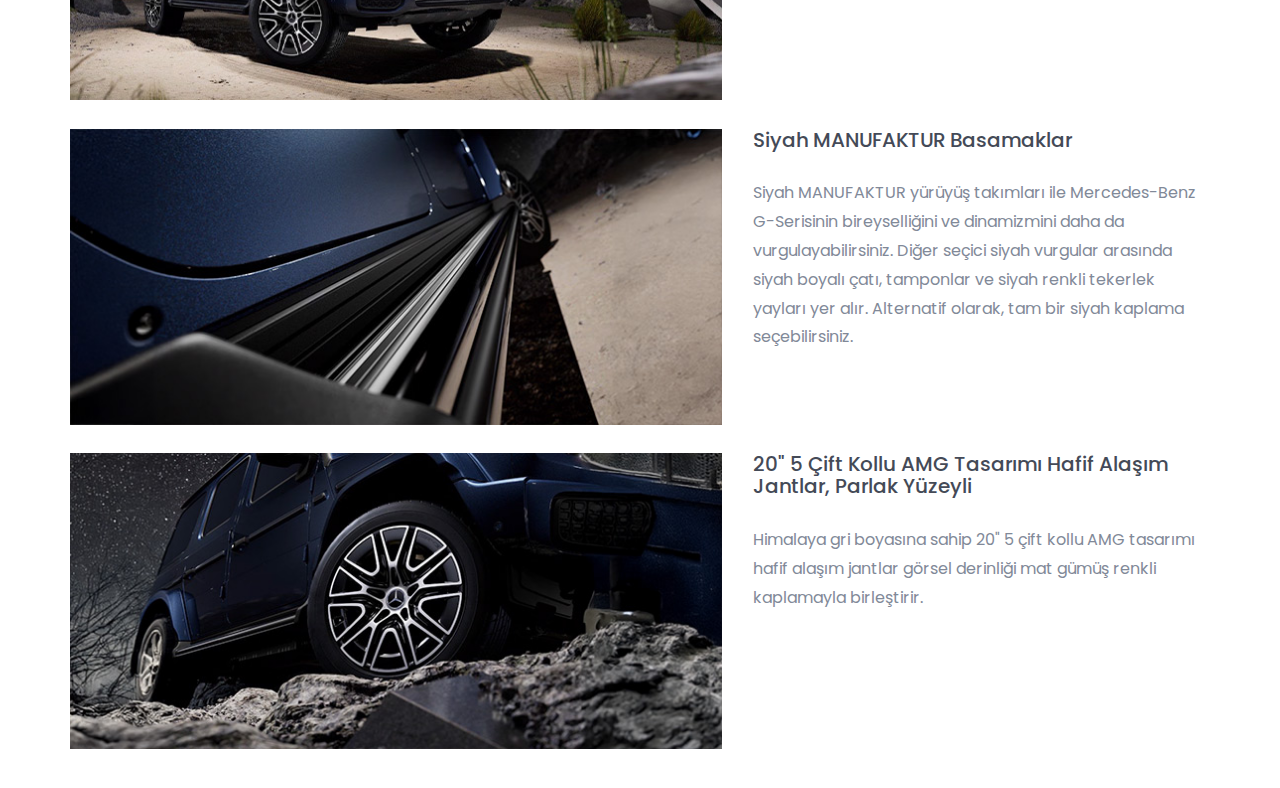
<file: d.tasarim/d.tasarim.html>
<!doctype html>
<html class="no-js" lang="en">

    <head>
        <!-- meta data -->
        <meta charset="utf-8">
        <meta http-equiv="X-UA-Compatible" content="IE=edge">
        <meta name="viewport" content="width=device-width, initial-scale=1">
        <!-- The above 3 meta tags *must* come first in the head; any other head content must come *after* these tags -->

        <!--font-family-->
		<link href="https://fonts.googleapis.com/css?family=Poppins:100,100i,200,200i,300,300i,400,400i,500,500i,600,600i,700,700i,800,800i,900,900i" rel="stylesheet">

		<link href="https://fonts.googleapis.com/css?family=Rufina:400,700" rel="stylesheet">
        
        <!-- title of site -->
        <title>Dış tasarım</title>

        <!-- For favicon png -->
		<link rel="shortcut icon" type="image/icon" href="assets/logo/favicon.png"/>
       
        <!--font-awesome.min.css-->
        <link rel="stylesheet" href="assets/css/font-awesome.min.css">

        <!--linear icon css-->
		<link rel="stylesheet" href="assets/css/linearicons.css">

        <!--flaticon.css-->
		<link rel="stylesheet" href="assets/css/flaticon.css">

		<!--animate.css-->
        <link rel="stylesheet" href="assets/css/animate.css">

        <!--owl.carousel.css-->
        <link rel="stylesheet" href="assets/css/owl.carousel.min.css">
		<link rel="stylesheet" href="assets/css/owl.theme.default.min.css">
		
        <!--bootstrap.min.css-->
        <link rel="stylesheet" href="assets/css/bootstrap.min.css">
		
		<!-- bootsnav -->
		<link rel="stylesheet" href="assets/css/bootsnav.css" >	
        
        <!--style.css-->
        <link rel="stylesheet" href="assets/css/style.css">
        
        <!--responsive.css-->
        <link rel="stylesheet" href="assets/css/responsive.css">
        
        <!-- HTML5 shim and Respond.js for IE8 support of HTML5 elements and media queries -->
        <!-- WARNING: Respond.js doesn't work if you view the page via file:// -->
		
        <!--[if lt IE 9]>
			<script src="https://oss.maxcdn.com/html5shiv/3.7.3/html5shiv.min.js"></script>
			<script src="https://oss.maxcdn.com/respond/1.4.2/respond.min.js"></script>
        <![endif]-->

    </head>
	
	<body>
		<!--[if lte IE 9]>
            <p class="browserupgrade">You are using an <strong>outdated</strong> browser. Please <a href="https://browsehappy.com/">upgrade your browser</a> to improve your experience and security.</p>
        <![endif]-->
	
		<!--welcome-hero start -->
		<section id="home" class="welcome-hero">

			<!-- top-area Start -->
			<div class="top-area">
				<div class="header-area">
					<!-- Start Navigation -->
				    <nav class="navbar navbar-default bootsnav  navbar-sticky navbar-scrollspy"  data-minus-value-desktop="70" data-minus-value-mobile="55" data-speed="1000">

				        <div class="container">

				            <!-- Start Header Navigation -->
				            <div class="navbar-header">
				                <button type="button" class="navbar-toggle" data-toggle="collapse" data-target="#navbar-menu">
				                    <i class="fa fa-bars"></i>
				                </button>
								<a href="../index.html">
									<img src="images/logo.svg" alt="Logo" class="d" style="margin-top: 8px; position: relative; left: 531px;"><span></span></a>
								</a>

				            </div><!--/.navbar-header-->
				            <!-- End Header Navigation -->

				            <!-- Collect the nav links, forms, and other content for toggling -->
				            <div class="collapse navbar-collapse menu-ui-design" id="navbar-menu">
				               
				            </div><!-- /.navbar-collapse -->
				        </div><!--/.container-->
				    </nav><!--/nav-->
				    <!-- End Navigation -->
				</div><!--/.header-area-->
			    <div class="clearfix"></div>

			</div><!-- /.top-area-->
			<!-- top-area End -->

			<div class="container">
				<div class="welcome-hero-txt">
					<h2>Mercedes-Benz G-Serisi’nin dış tasarımı</h2>
					<p>
						Zamandan daha güçlü: G-Serisi her zaman üstün Off-road performansının bir sembolü olmuştur ve tasarımı da bu mirası yansıtmaktadır. Sağlam ön tasarımı, arka kapıda Off-road tasarımını vurgulayan yedek tekerlek ve çarpıcı tekerlek kaplamalarının tamamı G-Serisi'nin ikonik görünümüne katkı sağlar ve onu tartışmasız bir araç haline getirir. Mercedes-Benz G-Serisi'nin dış tasarımda öne çıkan özelliklerini keşfedin: PROFESSIONAL dış mekan tasarım konsepti, EXCLUSIVE dış mekan tasarım konsepti ve AMG tasarım konsepti. 
					</p>
					
				</div>
			</div>

			<div class="container">
				<div class="row">
					<div class="col-md-12">
						

		</section><!--/.welcome-hero-->
		<!--welcome-hero end -->

		<!--service start -->
		<section id="service" class="service">
			<div class="container">
				<div class="service-content">
					
				</div>
			</div><!--/.container-->

		</section><!--/.service-->
		<!--service end-->

		<!--new-cars start -->
		<section id="new-cars" class="new-cars">
			<div class="container">
				<p style="color: #FFF;">.</p>

					
				
				<div class="new-cars-content">
					<div class="owl-carousel owl-theme" id="new-cars-carousel">
						<div class="new-cars-item">
							<div class="single-new-cars-item">
								<div class="row">
									<div class="col-md-7 col-sm-12">
										<div class="new-cars-img">
											<img src="./assets/new-cars-model/ncm1.jpg" alt="img"/>
											<p style="color: #FFF;">.</p>
										</div><!--/.new-cars-img-->
									</div>
									<div class="col-md-5 col-sm-12">
										<div class="new-cars-txt">
											<h2><a href="#">MULTIBEAM LED teknolojili farlar </a></h2>
											<p style="color: #FFF;">.</p>
											<p>
												Akıllı, uyarlanabilir ve başkalarını göz kamaştırmadan güvenliği artırmak için tasarlanmıştır. 
											</p>
											
											
										</div><!--/.new-cars-txt-->	
									</div><!--/.col-->
								</div><!--/.row-->
							</div><!--/.single-new-cars-item-->
						</div><!--/.new-cars-item-->
						
						<div class="new-cars-item">
							<div class="single-new-cars-item">
								<div class="row">
									<div class="col-md-7 col-sm-12">
										<div class="new-cars-img">
											<img src="./assets/new-cars-model/ncm2.jpg" alt="img"/>
											<p style="color: #FFF;">.</p>
										</div><!--/.new-cars-img-->
									</div>
									<div class="col-md-5 col-sm-12">
										<div class="new-cars-txt">
											<h2><a href="#">Arka kapakta yedek tekerlek</a></h2>
											<p style="color: #FFF;">.</p>
											<p>G-Serisi'nin klasik bir özelliği olan farklı arka yedek tekerleği, şimdi yeniden tasarlanmış arka kısımla kusursuz şekilde harmanlanır ve hükmeden varlığını güçlendirir.</p>
											
										</div><!--/.new-cars-txt-->	
									</div><!--/.col-->
								</div><!--/.row-->	
							</div><!--/.single-new-cars-item-->
						</div><!--/.new-cars-item-->
						<div class="new-cars-item">
							<div class="single-new-cars-item">
								<div class="row">
									<div class="col-md-7 col-sm-12">
										<div class="new-cars-img">
											<img src="./assets/new-cars-model/ncm3.jpg" alt="img"/>
											<p style="color: #FFF;">.</p>
										</div><!--/.new-cars-img-->
									</div>
									<div class="col-md-5 col-sm-12">
										<div class="new-cars-txt">
											<h2><a href="#">Arka kapakta yedek tekerlek</a></h2>
											<p style="color: #FFF;">.</p>
											<p>G-Serisi'nin klasik bir özelliği olan farklı arka yedek tekerleği, şimdi yeniden tasarlanmış arka kısımla kusursuz şekilde harmanlanır ve hükmeden varlığını güçlendirir.</p>
											
										</div><!--/.new-cars-txt-->	
									</div><!--/.col-->
								</div><!--/.row-->	
							</div><!--/.single-new-cars-item-->
						</div><!--/.new-cars-item-->
						<div class="new-cars-item">
							<div class="single-new-cars-item">
								<div class="row">
									<div class="col-md-7 col-sm-12">
										<div class="new-cars-img">
											<img src="assets/images/new-cars-model/ncm4.png" alt="img"/>
											<p style="color: #FFF;">.</p>
										</div><!--/.new-cars-img-->
									</div>
									<div class="col-md-5 col-sm-12">
										<div class="new-cars-txt">
											<h2><a href="#">Siyah MANUFAKTUR basamaklar
												<p style="color: #FFF;">.</p>

											</a></h2>
											<p>Siyah MANUFAKTUR yürüyüş takımları ile Mercedes-Benz G-Serisinin bireyselliğini ve dinamizmini daha da vurgulayabilirsiniz. Diğer seçici siyah vurgular arasında siyah boyalı çatı, tamponlar ve siyah renkli tekerlek yayları yer alır. Alternatif olarak, tam bir siyah kaplama seçebilirsiniz.


											</p>
										</div><!--/.new-cars-txt-->	
									</div><!--/.col-->
								</div><!--/.row-->	
							</div><!--/.single-new-cars-item-->
						</div><!--/.new-cars-item-->
						<div class="new-cars-item">
							<div class="single-new-cars-item">
								<div class="row">
									<div class="col-md-7 col-sm-12">
										<div class="new-cars-img">
											<img src="./assets/new-cars-model/ncm5.jpg" alt="img"/>
										</div><!--/.new-cars-img-->
									</div>
									<div class="col-md-5 col-sm-12">
										<div class="new-cars-txt">
											<h2><a href="#">20" 5 çift kollu AMG tasarımı hafif alaşım jantlar, parlak yüzeyli
												<p style="color: #FFF;">.</p>
											</a></h2>
											<p>Himalaya gri boyasına sahip 20" 5 çift kollu AMG tasarımı hafif alaşım jantlar görsel derinliği mat gümüş renkli kaplamayla birleştirir.


											</p>
											
										</div><!--/.new-cars-txt-->	
									</div><!--/.col-->
								</div><!--/.row-->
							</div><!--/.single-new-cars-item-->
						</div><!--/.new-cars-item-->
					</div><!--/#new-cars-carousel-->
				</div><!--/.new-cars-content-->
			</div><!--/.container-->

		</section><!--/.new-cars-->
		<!--new-cars end -->

		<!--featured-cars start -->
		<section id="featured-cars" class="featured-cars">
			<div class="container">
				<div class="section-header">
					<p style="color: #FFF;">.</p>

				
					
</body>
	
</html>
</file>
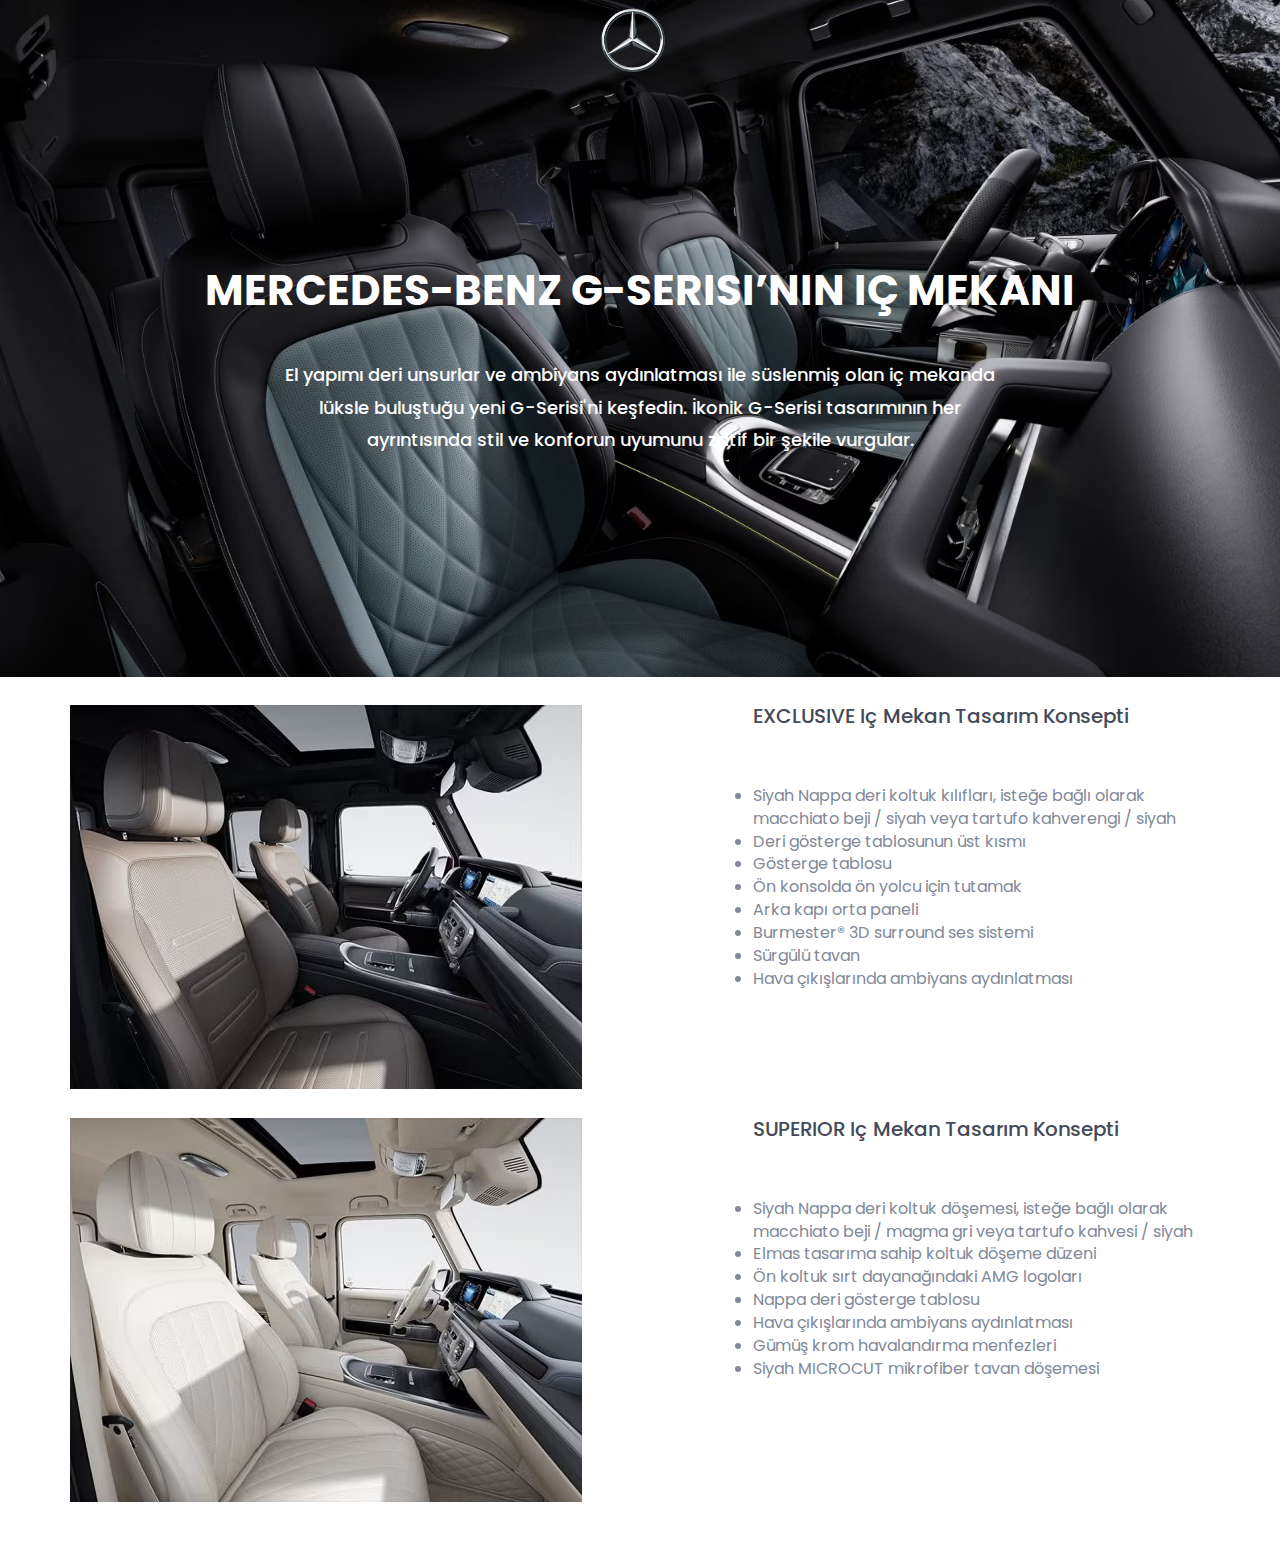
<file: i.mekan/i.mekan.html>
<!doctype html>
<html class="no-js" lang="en">

    <head>
        <!-- meta data -->
        <meta charset="utf-8">
        <meta http-equiv="X-UA-Compatible" content="IE=edge">
        <meta name="viewport" content="width=device-width, initial-scale=1">
        <!-- The above 3 meta tags *must* come first in the head; any other head content must come *after* these tags -->

        <!--font-family-->
		<link href="https://fonts.googleapis.com/css?family=Poppins:100,100i,200,200i,300,300i,400,400i,500,500i,600,600i,700,700i,800,800i,900,900i" rel="stylesheet">

		<link href="https://fonts.googleapis.com/css?family=Rufina:400,700" rel="stylesheet">
        
        <!-- title of site -->
        <title>Iç mekan</title>

        <!-- For favicon png -->
		<link rel="shortcut icon" type="image/icon" href="assets/logo/favicon.png"/>
       
        <!--font-awesome.min.css-->
        <link rel="stylesheet" href="assets/css/font-awesome.min.css">

        <!--linear icon css-->
		<link rel="stylesheet" href="assets/css/linearicons.css">

        <!--flaticon.css-->
		<link rel="stylesheet" href="assets/css/flaticon.css">

		<!--animate.css-->
        <link rel="stylesheet" href="assets/css/animate.css">

        <!--owl.carousel.css-->
        <link rel="stylesheet" href="assets/css/owl.carousel.min.css">
		<link rel="stylesheet" href="assets/css/owl.theme.default.min.css">
		
        <!--bootstrap.min.css-->
        <link rel="stylesheet" href="assets/css/bootstrap.min.css">
		
		<!-- bootsnav -->
		<link rel="stylesheet" href="assets/css/bootsnav.css" >	
        
        <!--style.css-->
        <link rel="stylesheet" href="assets/css/style.css">
        
        <!--responsive.css-->
        <link rel="stylesheet" href="assets/css/responsive.css">
        
        <!-- HTML5 shim and Respond.js for IE8 support of HTML5 elements and media queries -->
        <!-- WARNING: Respond.js doesn't work if you view the page via file:// -->
		
        <!--[if lt IE 9]>
			<script src="https://oss.maxcdn.com/html5shiv/3.7.3/html5shiv.min.js"></script>
			<script src="https://oss.maxcdn.com/respond/1.4.2/respond.min.js"></script>
        <![endif]-->

    </head>
	
	<body>
		<!--[if lte IE 9]>
            <p class="browserupgrade">You are using an <strong>outdated</strong> browser. Please <a href="https://browsehappy.com/">upgrade your browser</a> to improve your experience and security.</p>
        <![endif]-->
	
		<!--welcome-hero start -->
		<section id="home" class="welcome-hero">

			<!-- top-area Start -->
			<div class="top-area">
				<div class="header-area">
					<!-- Start Navigation -->
				    <nav class="navbar navbar-default bootsnav  navbar-sticky navbar-scrollspy"  data-minus-value-desktop="70" data-minus-value-mobile="55" data-speed="1000">

				        <div class="container">

				            <!-- Start Header Navigation -->
				            <div class="navbar-header">
				                <button type="button" class="navbar-toggle" data-toggle="collapse" data-target="#navbar-menu">
				                    <i class="fa fa-bars"></i>
				                </button>
								<a href="../index.html">
									<img src="images/logo.svg" alt="Logo" class="d" style="margin-top: 8px; position: relative; left: 531px;"><span></span></a>
								</a>
				            </div><!--/.navbar-header-->
				            <!-- End Header Navigation -->

				            <!-- Collect the nav links, forms, and other content for toggling -->
				            <div class="collapse navbar-collapse menu-ui-design" id="navbar-menu">
				               
				            </div><!-- /.navbar-collapse -->
				        </div><!--/.container-->
				    </nav><!--/nav-->
				    <!-- End Navigation -->
				</div><!--/.header-area-->
			    <div class="clearfix"></div>

			</div><!-- /.top-area-->
			<!-- top-area End -->

			<div class="container">
				<div class="welcome-hero-txt">
					<h2>Mercedes-Benz G-Serisi’nin iç mekanı</h2>
					<p>El yapımı deri unsurlar ve ambiyans aydınlatması ile süslenmiş olan iç mekanda lüksle buluştuğu yeni G-Serisi'ni keşfedin. İkonik G-Serisi tasarımının her ayrıntısında stil ve konforun uyumunu zatif bir şekile vurgular. </p>
					<p style="color: transparent;">
						.........................................
						.........................................
						.........................................
						.........................................
						.........................................
						.........................................
						.........................................
						.........................................
						.........................................
						.........................................
						.........................................
						.........................................
					</p>
				</div>
			</div>

			<div class="container">
				<div class="row">
					<div class="col-md-12">
						

		</section><!--/.welcome-hero-->
		<!--welcome-hero end -->

		<!--service start -->
		<section id="service" class="service">
			<div class="container">
				<div class="service-content">
					
				</div>
			</div><!--/.container-->

		</section><!--/.service-->
		<!--service end-->

		<!--new-cars start -->
		<section id="new-cars" class="new-cars">
			<div class="container">
				<p style="color: #FFF;">.</p>

					
				
				<div class="new-cars-content">
					<div class="owl-carousel owl-theme" id="new-cars-carousel">
						<div class="new-cars-item">
							<div class="single-new-cars-item">
								<div class="row">
									<div class="col-md-7 col-sm-12">
										<div class="new-cars-img">
											<img src="./images/ncm1" alt="img"/>
											<p style="color: #FFF;">.</p>
										</div><!--/.new-cars-img-->
									</div>
									<div class="col-md-5 col-sm-12">
										<div class="new-cars-txt">
											<h2><a href="#">EXCLUSIVE iç mekan tasarım konsepti </a></h2>
											<p style="color: #FFF;">.</p>
											
											<p style="color: #FFF;">.</p>
												<li>Siyah Nappa deri koltuk kılıfları, isteğe bağlı olarak macchiato beji / siyah veya tartufo kahverengi / siyah</li>
												<li>Deri gösterge tablosunun üst kısmı
												</li>
												<li>Gösterge tablosu
												</li>
												<li>Ön konsolda ön yolcu için tutamak
												</li>
												<li>Arka kapı orta paneli
												</li>
												<li>Burmester® 3D surround ses sistemi
												</li>
												<li>Sürgülü tavan
												</li>
												<li>Hava çıkışlarında ambiyans aydınlatması
												</li>

											
											
											
										</div><!--/.new-cars-txt-->	
									</div><!--/.col-->
								</div><!--/.row-->
							</div><!--/.single-new-cars-item-->
						</div><!--/.new-cars-item-->
						
						<div class="new-cars-item">
							<div class="single-new-cars-item">
								<div class="row">
									<div class="col-md-7 col-sm-12">
										<div class="new-cars-img">
											<img src="./images/ncm2" alt="img"/>
											<p style="color: #FFF;">.</p>
										</div><!--/.new-cars-img-->
									</div>
									<div class="col-md-5 col-sm-12">
										<div class="new-cars-txt">
											<h2><a href="#">SUPERIOR iç mekan tasarım konsepti </a></h2>
											<p style="color: #FFF;">.</p>
												<p style="color: #FFF;">.</p>
												<li>Siyah Nappa deri koltuk döşemesi, isteğe bağlı olarak macchiato beji / magma gri veya tartufo kahvesi / siyah</li>
												<li>Elmas tasarıma sahip koltuk döşeme düzeni</li>
												<li>Ön koltuk sırt dayanağındaki AMG logoları
												</li>
												<li>Nappa deri gösterge tablosu
												</li>
												<li>Hava çıkışlarında ambiyans aydınlatması
												</li>
												<li>Gümüş krom havalandırma menfezleri
												</li>
												<li>Siyah MICROCUT mikrofiber tavan döşemesi
												</li>
												
										</div><!--/.new-cars-txt-->	
									</div><!--/.col-->
								</div><!--/.row-->	
							</div><!--/.single-new-cars-item-->
						</div><!--/.new-cars-item-->
						
					<p style="color: #FFF;">.</p>

				
					
</body>
	
</html>
</file>
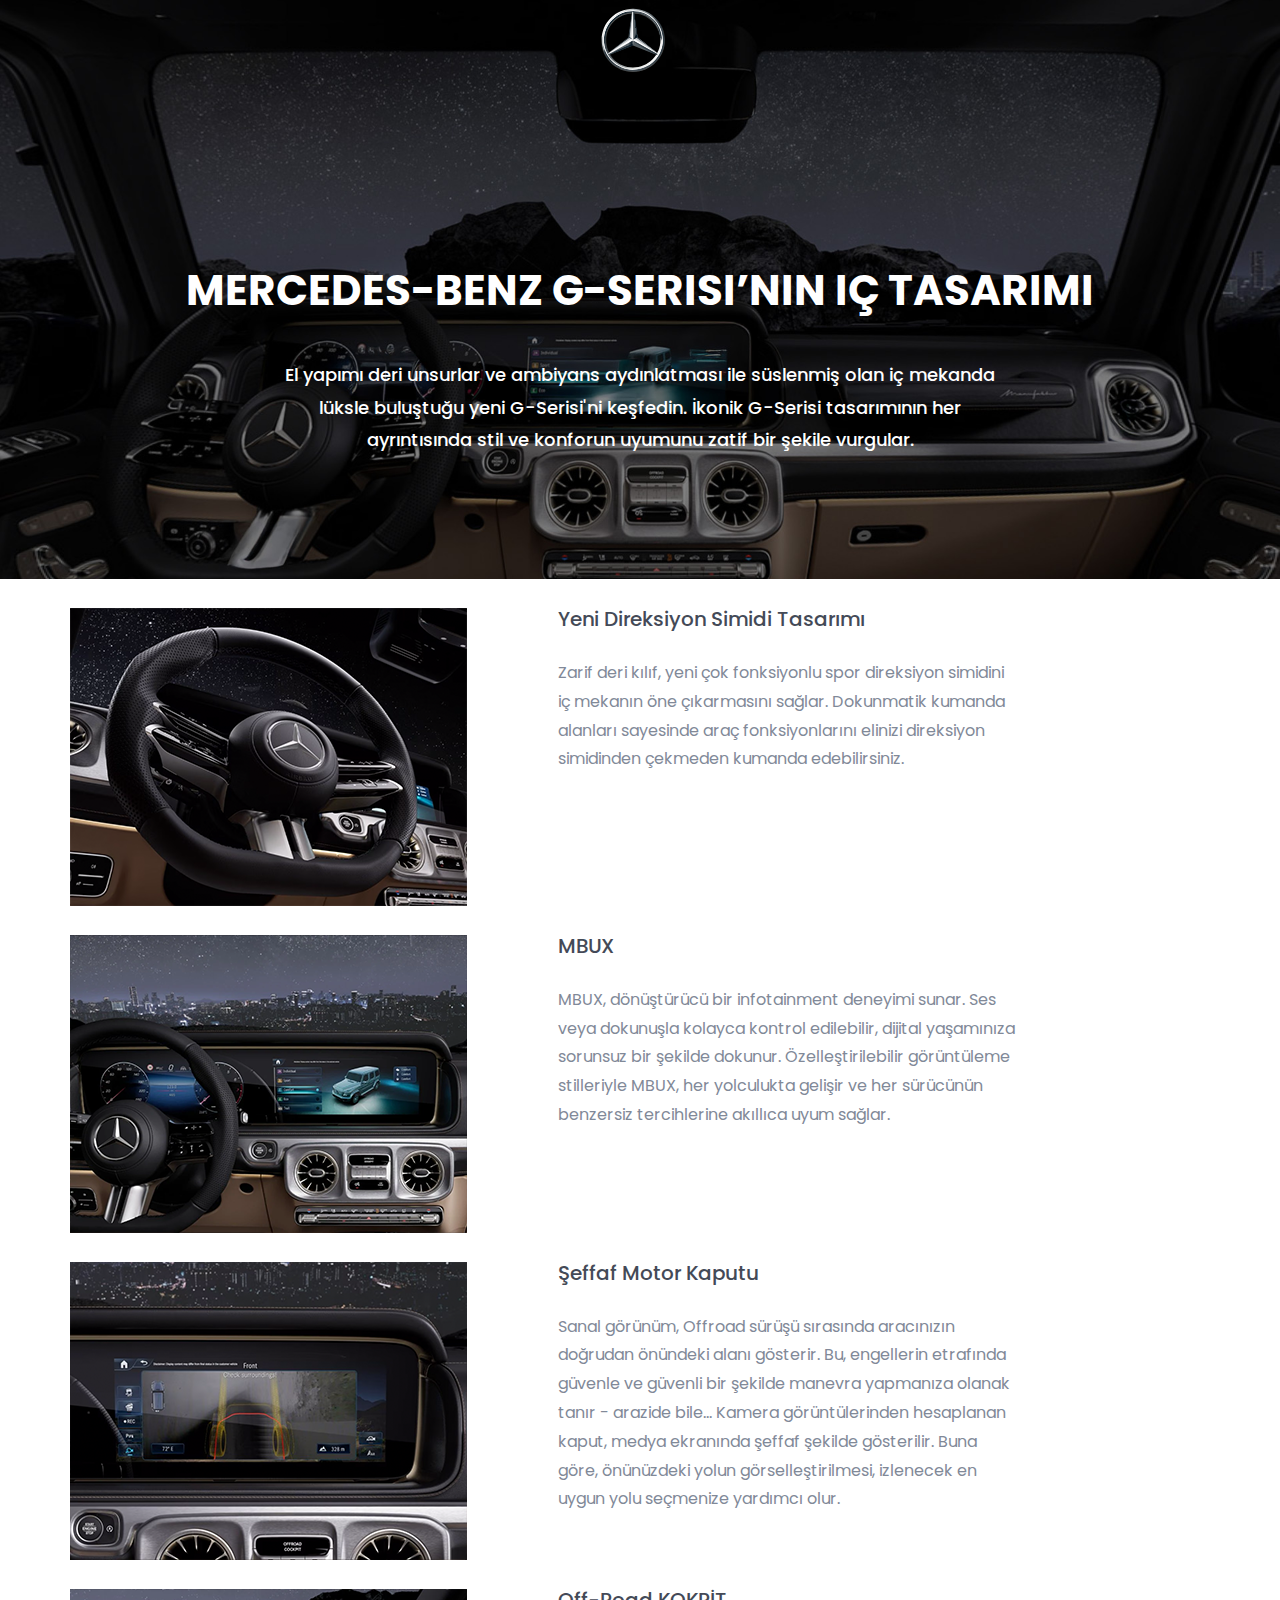
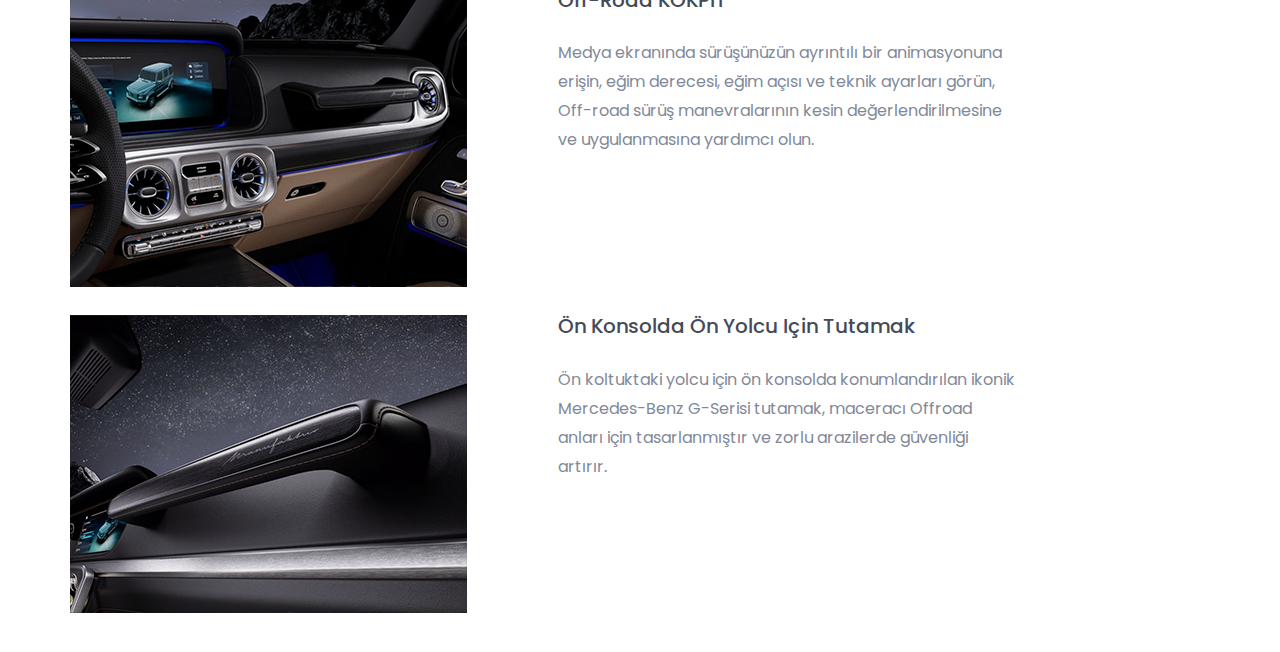
<file: ic/ic.html>
<!doctype html>
<html class="no-js" lang="en">

    <head>
        <!-- meta data -->
        <meta charset="utf-8">
        <meta http-equiv="X-UA-Compatible" content="IE=edge">
        <meta name="viewport" content="width=device-width, initial-scale=1">
        <!-- The above 3 meta tags *must* come first in the head; any other head content must come *after* these tags -->

        <!--font-family-->
		<link href="https://fonts.googleapis.com/css?family=Poppins:100,100i,200,200i,300,300i,400,400i,500,500i,600,600i,700,700i,800,800i,900,900i" rel="stylesheet">

		<link href="https://fonts.googleapis.com/css?family=Rufina:400,700" rel="stylesheet">
        
        <!-- title of site -->
        <title>Dış tasarım</title>

        <!-- For favicon png -->
		<link rel="shortcut icon" type="image/icon" href="assets/logo/favicon.png"/>
       
        <!--font-awesome.min.css-->
        <link rel="stylesheet" href="assets/css/font-awesome.min.css">

        <!--linear icon css-->
		<link rel="stylesheet" href="assets/css/linearicons.css">

        <!--flaticon.css-->
		<link rel="stylesheet" href="assets/css/flaticon.css">

		<!--animate.css-->
        <link rel="stylesheet" href="assets/css/animate.css">

        <!--owl.carousel.css-->
        <link rel="stylesheet" href="assets/css/owl.carousel.min.css">
		<link rel="stylesheet" href="assets/css/owl.theme.default.min.css">
		
        <!--bootstrap.min.css-->
        <link rel="stylesheet" href="assets/css/bootstrap.min.css">
		
		<!-- bootsnav -->
		<link rel="stylesheet" href="assets/css/bootsnav.css" >	
        
        <!--style.css-->
        <link rel="stylesheet" href="assets/css/style.css">
        
        <!--responsive.css-->
        <link rel="stylesheet" href="assets/css/responsive.css">
        
        <!-- HTML5 shim and Respond.js for IE8 support of HTML5 elements and media queries -->
        <!-- WARNING: Respond.js doesn't work if you view the page via file:// -->
		
        <!--[if lt IE 9]>
			<script src="https://oss.maxcdn.com/html5shiv/3.7.3/html5shiv.min.js"></script>
			<script src="https://oss.maxcdn.com/respond/1.4.2/respond.min.js"></script>
        <![endif]-->

    </head>
	
	<body>
		<!--[if lte IE 9]>
            <p class="browserupgrade">You are using an <strong>outdated</strong> browser. Please <a href="https://browsehappy.com/">upgrade your browser</a> to improve your experience and security.</p>
        <![endif]-->
	
		<!--welcome-hero start -->
		<section id="home" class="welcome-hero">

			<!-- top-area Start -->
			<div class="top-area">
				<div class="header-area">
					<!-- Start Navigation -->
				    <nav class="navbar navbar-default bootsnav  navbar-sticky navbar-scrollspy"  data-minus-value-desktop="70" data-minus-value-mobile="55" data-speed="1000">

				        <div class="container">

				            <!-- Start Header Navigation -->
				            <div class="navbar-header">
				                <button type="button" class="navbar-toggle" data-toggle="collapse" data-target="#navbar-menu">
				                    <i class="fa fa-bars"></i>
				                </button>
								<a href="../index.html">
									<img src="images/logo.svg" alt="Logo" class="d" style="margin-top: 8px; position: relative; left: 531px;"><span></span></a>
								</a>

				            </div><!--/.navbar-header-->
				            <!-- End Header Navigation -->

				            <!-- Collect the nav links, forms, and other content for toggling -->
				            <div class="collapse navbar-collapse menu-ui-design" id="navbar-menu">
				               
				            </div><!-- /.navbar-collapse -->
				        </div><!--/.container-->
				    </nav><!--/nav-->
				    <!-- End Navigation -->
				</div><!--/.header-area-->
			    <div class="clearfix"></div>

			</div><!-- /.top-area-->
			<!-- top-area End -->

			<div class="container">
				<div class="welcome-hero-txt">
					<h2>Mercedes-Benz G-Serisi’nin iç tasarımı</h2>
					<p>
El yapımı deri unsurlar ve ambiyans aydınlatması ile süslenmiş olan iç mekanda lüksle buluştuğu yeni G-Serisi'ni keşfedin. İkonik G-Serisi tasarımının her ayrıntısında stil ve konforun uyumunu zatif bir şekile vurgular. 
					</p>
					
				</div>
			</div>

			<div class="container">
				<div class="row">
					<div class="col-md-12">
						

		</section><!--/.welcome-hero-->
		<!--welcome-hero end -->

		<!--service start -->
		<section id="service" class="service">
			<div class="container">
				<div class="service-content">
					
				</div>
			</div><!--/.container-->

		</section><!--/.service-->
		<!--service end-->

		<!--new-cars start -->
		<section id="new-cars" class="new-cars">
			<div class="container">
				<p style="color: #FFF;">.</p>

					
				
				<div class="new-cars-content">
					<div class="owl-carousel owl-theme" id="new-cars-carousel">
						<div class="new-cars-item">
							<div class="single-new-cars-item">
								<div class="row">
									<div class="col-sm-12 col-md-5">
										<div class="new-cars-img"> <img src="assets/images/new-cars-model/ncm1.png"  alt="img"/>
											<p style="color: #FFF;">.</p>
										</div><!--/.new-cars-img-->
									</div>
									<div class="col-md-5 col-sm-12">
										<div class="new-cars-txt">
											<h2><a href="#">Yeni direksiyon simidi tasarımı </a></h2>
											<p style="color: #FFF;">.</p>
											<p>
											  Zarif deri kılıf, yeni çok fonksiyonlu spor direksiyon simidini iç mekanın öne çıkarmasını sağlar. Dokunmatik kumanda alanları sayesinde araç fonksiyonlarını elinizi direksiyon simidinden çekmeden kumanda edebilirsiniz. 
											</p>
											
											
										</div><!--/.new-cars-txt-->	
									</div><!--/.col-->
								</div><!--/.row-->
							</div><!--/.single-new-cars-item-->
						</div><!--/.new-cars-item-->
						
						<div class="new-cars-item">
							<div class="single-new-cars-item">
								<div class="row">
									<div class="col-sm-12 col-md-5">
										<div class="new-cars-img">
											<img src="assets/images/new-cars-model/ncm2.png" alt="img"/>
											<p style="color: #FFF;">.</p>
										</div><!--/.new-cars-img-->
									</div>
									<div class="col-md-5 col-sm-12">
										<div class="new-cars-txt">
											<h2><a href="#">MBUX</a></h2>
											<p style="color: #FFF;">.</p>
											<p>MBUX, dönüştürücü bir infotainment deneyimi sunar. Ses veya dokunuşla kolayca kontrol edilebilir, dijital yaşamınıza sorunsuz bir şekilde dokunur. Özelleştirilebilir görüntüleme stilleriyle MBUX, her yolculukta gelişir ve her sürücünün benzersiz tercihlerine akıllıca uyum sağlar.</p>
											
										</div><!--/.new-cars-txt-->	
									</div><!--/.col-->
								</div><!--/.row-->	
							</div><!--/.single-new-cars-item-->
						</div><!--/.new-cars-item-->
						<div class="new-cars-item">
							<div class="single-new-cars-item">
								<div class="row">
									<div class="col-sm-12 col-md-5">
										<div class="new-cars-img">
											<img src= "assets/images/new-cars-model/ncm3.png" alt="img"/>
											<p style="color: #FFF;">.</p>
										</div><!--/.new-cars-img-->
									</div>
									<div class="col-md-5 col-sm-12">
										<div class="new-cars-txt">
											<h2><a href="#">Şeffaf motor kaputu</a></h2>
											<p style="color: #FFF;">.</p>
											<p>Sanal görünüm, Offroad sürüşü sırasında aracınızın doğrudan önündeki alanı gösterir. Bu, engellerin etrafında güvenle ve güvenli bir şekilde manevra yapmanıza olanak tanır - arazide bile... Kamera görüntülerinden hesaplanan kaput, medya ekranında şeffaf şekilde gösterilir. Buna göre, önünüzdeki yolun görselleştirilmesi, izlenecek en uygun yolu seçmenize yardımcı olur.</p>
											
										</div><!--/.new-cars-txt-->	
									</div><!--/.col-->
								</div><!--/.row-->	
							</div><!--/.single-new-cars-item-->
						</div><!--/.new-cars-item-->
						<div class="new-cars-item">
							<div class="single-new-cars-item">
								<div class="row">
									<div class="col-sm-12 col-md-5">
										<div class="new-cars-img">
											<img src= "assets/images/new-cars-model/ncm4.png" alt="img"/>
											<p style="color: #FFF;">.</p>
										</div><!--/.new-cars-img-->
									</div>
									<div class="col-md-5 col-sm-12">
										<div class="new-cars-txt">
											<h2><a href="#">Off-road KOKPİT&nbsp;
											    <p style="color: #FFF;">.</p>

											</a></h2>
											<p>Medya ekranında sürüşünüzün ayrıntılı bir animasyonuna erişin, eğim derecesi, eğim açısı ve teknik ayarları görün, Off-road sürüş manevralarının kesin değerlendirilmesine ve uygulanmasına yardımcı olun.
											</p>
										</div><!--/.new-cars-txt-->	
									</div><!--/.col-->
								</div><!--/.row-->	
							</div><!--/.single-new-cars-item-->
						</div><!--/.new-cars-item-->
						<div class="new-cars-item">
							<div class="single-new-cars-item">
								<div class="row">
									<div class="col-sm-12 col-md-5">
										<div class="new-cars-img">
											<img src= "assets/images/new-cars-model/ncm5.png" alt="img"/>
										</div><!--/.new-cars-img-->
									</div>
									<div class="col-md-5 col-sm-12">
										<div class="new-cars-txt">
											<h2><a href="#">Ön konsolda ön yolcu için tutamak
												<p style="color: #FFF;">.</p>
											</a></h2>
											<p>Ön koltuktaki yolcu için ön konsolda konumlandırılan ikonik Mercedes-Benz G-Serisi tutamak, maceracı Offroad anları için tasarlanmıştır ve zorlu arazilerde güvenliği artırır.

											</p>
											
										</div><!--/.new-cars-txt-->	
									</div><!--/.col-->
								</div><!--/.row-->
							</div><!--/.single-new-cars-item-->
						</div><!--/.new-cars-item-->
					</div><!--/#new-cars-carousel-->
				</div><!--/.new-cars-content-->
			</div><!--/.container-->

		</section><!--/.new-cars-->
		<!--new-cars end -->

		<!--featured-cars start -->
		<section id="featured-cars" class="featured-cars">
			<div class="container">
				<div class="section-header">
					<p style="color: #FFF;">.</p>

				
					
</body>
	
</html>
</file>
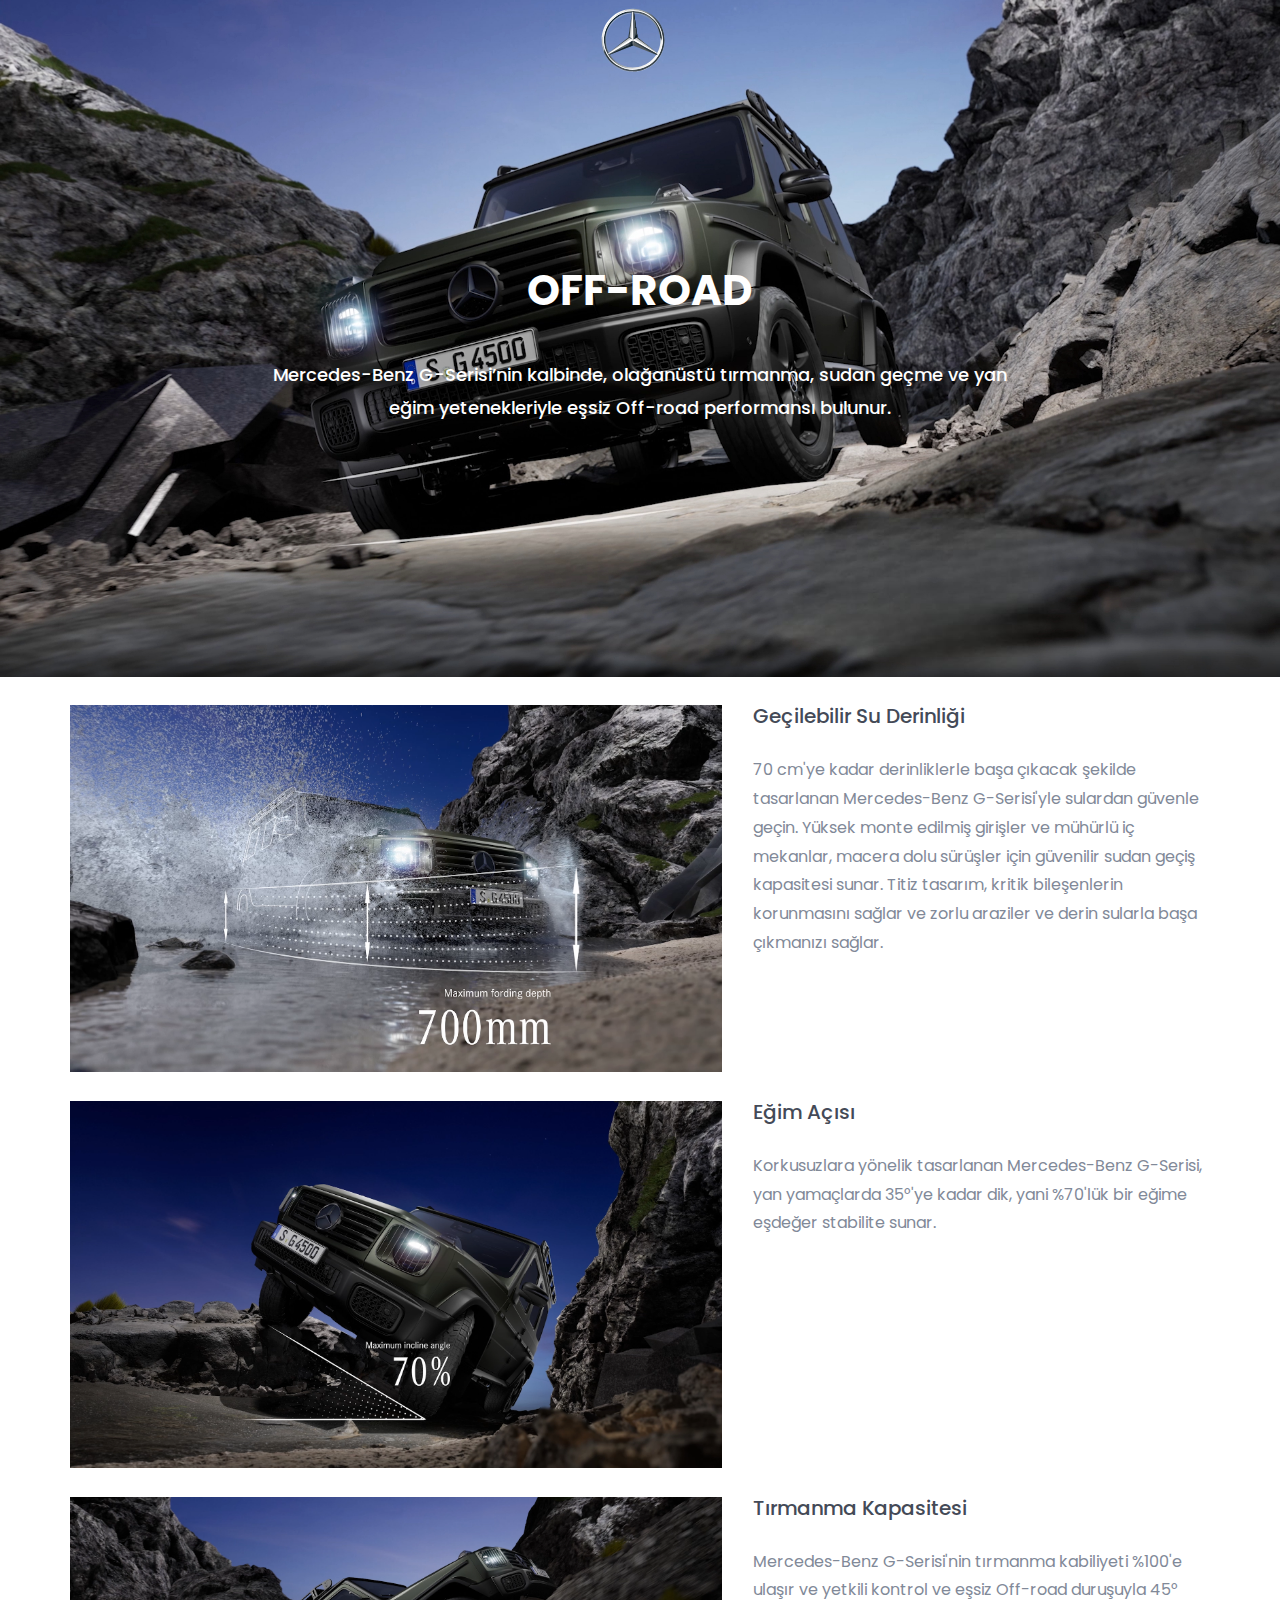
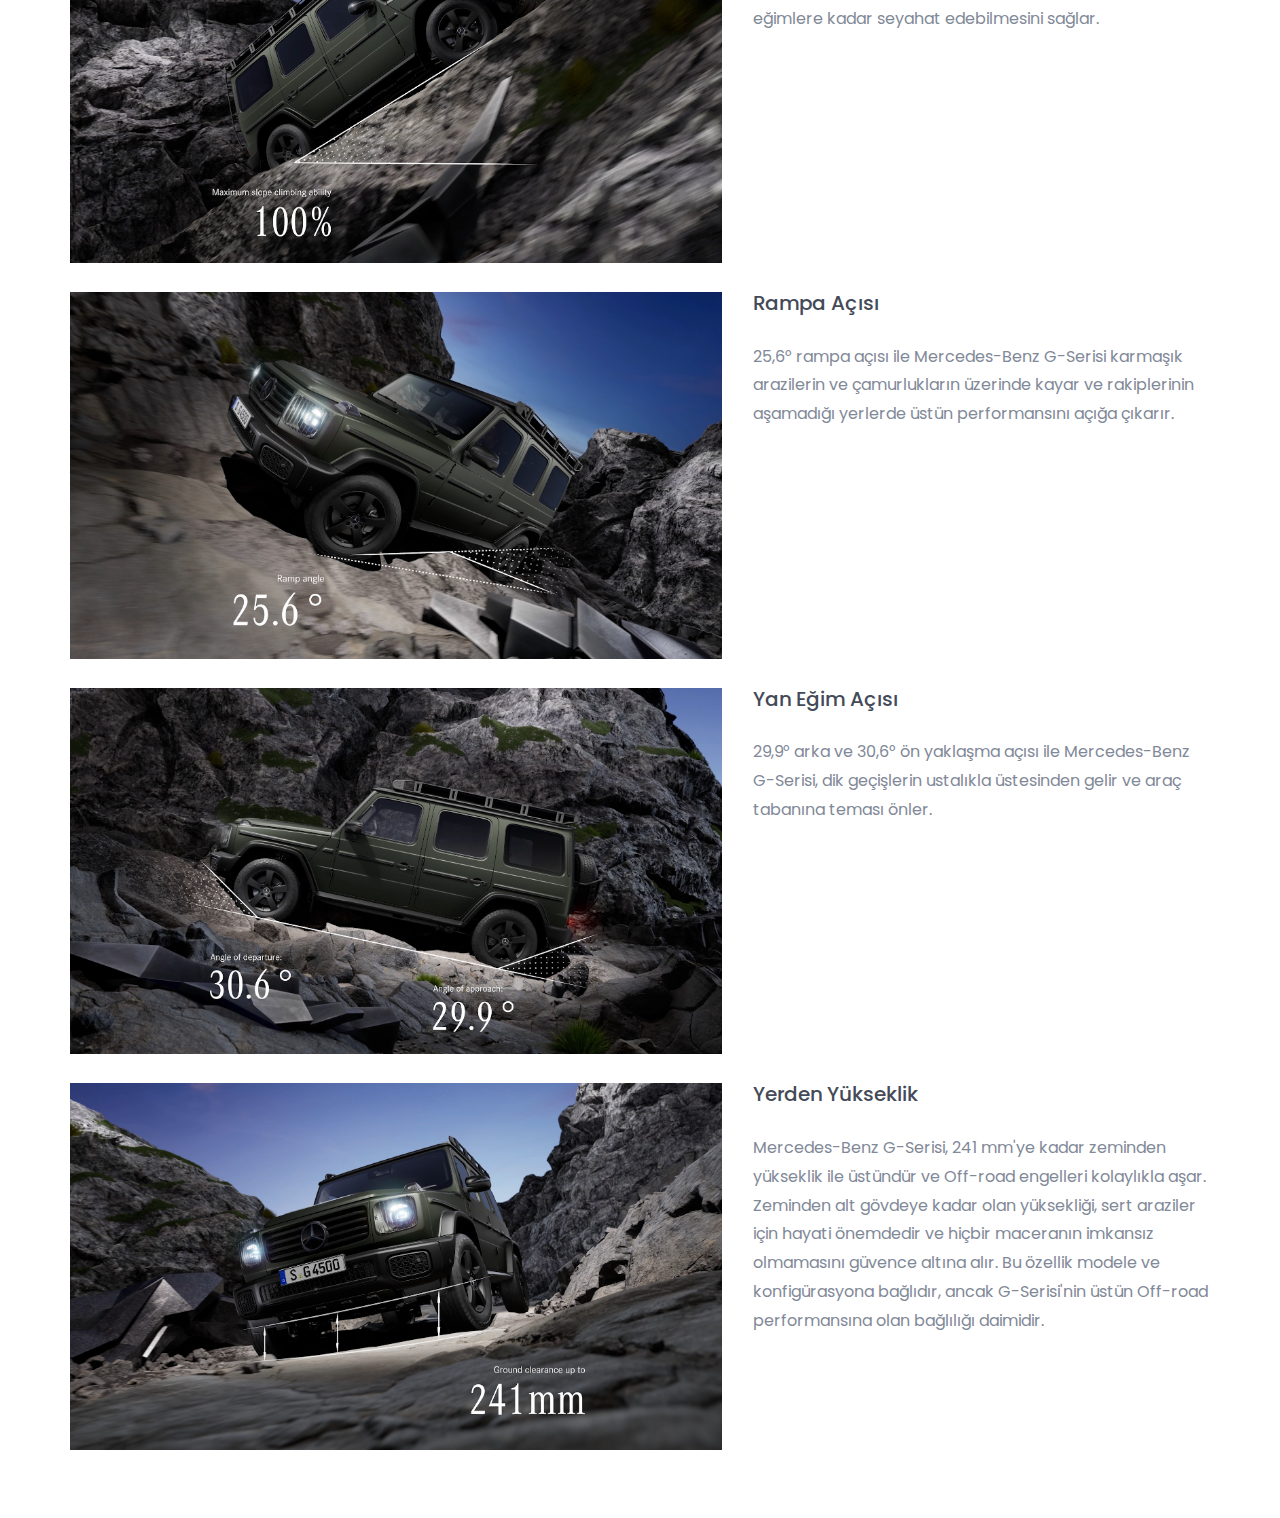
<file: off-r/off-road.html>
<!doctype html>
<html class="no-js" lang="en">

    <head>
        <!-- meta data -->
        <meta charset="utf-8">
        <meta http-equiv="X-UA-Compatible" content="IE=edge">
        <meta name="viewport" content="width=device-width, initial-scale=1">
        <!-- The above 3 meta tags *must* come first in the head; any other head content must come *after* these tags -->

        <!--font-family-->
		<link href="https://fonts.googleapis.com/css?family=Poppins:100,100i,200,200i,300,300i,400,400i,500,500i,600,600i,700,700i,800,800i,900,900i" rel="stylesheet">

		<link href="https://fonts.googleapis.com/css?family=Rufina:400,700" rel="stylesheet">
        
        <!-- title of site -->
        <title>Off-ROAD</title>

        <!-- For favicon png -->
		<link rel="shortcut icon" type="image/icon" href="assets/logo/favicon.png"/>
       
        <!--font-awesome.min.css-->
        <link rel="stylesheet" href="assets/css/font-awesome.min.css">

        <!--linear icon css-->
		<link rel="stylesheet" href="assets/css/linearicons.css">

        <!--flaticon.css-->
		<link rel="stylesheet" href="assets/css/flaticon.css">

		<!--animate.css-->
        <link rel="stylesheet" href="assets/css/animate.css">

        <!--owl.carousel.css-->
        <link rel="stylesheet" href="assets/css/owl.carousel.min.css">
		<link rel="stylesheet" href="assets/css/owl.theme.default.min.css">
		
        <!--bootstrap.min.css-->
        <link rel="stylesheet" href="assets/css/bootstrap.min.css">
		
		<!-- bootsnav -->
		<link rel="stylesheet" href="assets/css/bootsnav.css" >	
        
        <!--style.css-->
        <link rel="stylesheet" href="assets/css/style.css">
        
        <!--responsive.css-->
        <link rel="stylesheet" href="assets/css/responsive.css">
        
        <!-- HTML5 shim and Respond.js for IE8 support of HTML5 elements and media queries -->
        <!-- WARNING: Respond.js doesn't work if you view the page via file:// -->
		
        <!--[if lt IE 9]>
			<script src="https://oss.maxcdn.com/html5shiv/3.7.3/html5shiv.min.js"></script>
			<script src="https://oss.maxcdn.com/respond/1.4.2/respond.min.js"></script>
        <![endif]-->

    </head>
	
	<body>
		<!--[if lte IE 9]>
            <p class="browserupgrade">You are using an <strong>outdated</strong> browser. Please <a href="https://browsehappy.com/">upgrade your browser</a> to improve your experience and security.</p>
        <![endif]-->
	
		<!--welcome-hero start -->
		<section id="home" class="welcome-hero">

			<!-- top-area Start -->
			<div class="top-area">
				<div class="header-area">
					<!-- Start Navigation -->
				    <nav class="navbar navbar-default bootsnav  navbar-sticky navbar-scrollspy"  data-minus-value-desktop="70" data-minus-value-mobile="55" data-speed="1000">

				        <div class="container">

				            <!-- Start Header Navigation -->
				            <div class="navbar-header">
				                <button type="button" class="navbar-toggle" data-toggle="collapse" data-target="#navbar-menu">
				                    <i class="fa fa-bars"></i>
				                </button>
								<a href="../index.html">
									<img src="images/logo.svg" alt="Logo" class="d" style="margin-top: 8px; position: relative; left: 531px;"><span></span></a>
								</a>

				            </div><!--/.navbar-header-->
				            <!-- End Header Navigation -->

				            <!-- Collect the nav links, forms, and other content for toggling -->
				            <div class="collapse navbar-collapse menu-ui-design" id="navbar-menu">
				               
				            </div><!-- /.navbar-collapse -->
				        </div><!--/.container-->
				    </nav><!--/nav-->
				    <!-- End Navigation -->
				</div><!--/.header-area-->
			    <div class="clearfix"></div>

			</div><!-- /.top-area-->
			<!-- top-area End -->

			<div class="container">
				<div class="welcome-hero-txt">
					<h2>Off-ROAD</h2>
					<p>Mercedes-Benz G-Serisi’nin kalbinde, olağanüstü tırmanma, sudan geçme ve yan eğim yetenekleriyle eşsiz Off-road performansı bulunur.</p>
					<p style="color: transparent;">.........................................
						.........................................
						.........................................
						.........................................
						.........................................
						.........................................
						.........................................
						.........................................
						.........................................
						.........................................
						.........................................
						..................................................................................
					</p>

				</div>
			</div>

			<div class="container">
				<div class="row">
					<div class="col-md-12">
						

		</section><!--/.welcome-hero-->
		<!--welcome-hero end -->

		<!--service start -->
		<section id="service" class="service">
			<div class="container">
				<div class="service-content">
					
				</div>
			</div><!--/.container-->

		</section><!--/.service-->
		<!--service end-->

		<!--new-cars start -->
		<section id="new-cars" class="new-cars">
			<div class="container">
				<p style="color: #FFF;">.</p>

					
				
				<div class="new-cars-content">
					<div class="owl-carousel owl-theme" id="new-cars-carousel">
						<div class="new-cars-item">
							<div class="single-new-cars-item">
								<div class="row">
									<div class="col-md-7 col-sm-12">
										<div class="new-cars-img">
											<img src="./assets/new-cars-model/ncm1.png" alt="img"/>
											<p style="color: #FFF;">.</p>
										</div><!--/.new-cars-img-->
									</div>
									<div class="col-md-5 col-sm-12">
										<div class="new-cars-txt">
											<h2><a href="#">Geçilebilir su derinliği</a></h2>
											<p style="color: #FFF;">.</p>
											<p>70 cm'ye kadar derinliklerle başa çıkacak şekilde tasarlanan Mercedes-Benz G-Serisi'yle sulardan güvenle geçin. Yüksek monte edilmiş girişler ve mühürlü iç mekanlar, macera dolu sürüşler için güvenilir sudan geçiş kapasitesi sunar. Titiz tasarım, kritik bileşenlerin korunmasını sağlar ve zorlu araziler ve derin sularla başa çıkmanızı sağlar.</p>
											
											
										</div><!--/.new-cars-txt-->	
									</div><!--/.col-->
								</div><!--/.row-->
							</div><!--/.single-new-cars-item-->
						</div><!--/.new-cars-item-->
						
						<div class="new-cars-item">
							<div class="single-new-cars-item">
								<div class="row">
									<div class="col-md-7 col-sm-12">
										<div class="new-cars-img">
											<img src="./assets/new-cars-model/ncm2.png" alt="img"/>
											<p style="color: #FFF;">.</p>
										</div><!--/.new-cars-img-->
									</div>
									<div class="col-md-5 col-sm-12">
										<div class="new-cars-txt">
											<h2><a href="#">Eğim açısı</a></h2>
											<p style="color: #FFF;">.</p>
											<p>Korkusuzlara yönelik tasarlanan Mercedes-Benz G-Serisi, yan yamaçlarda 35°'ye kadar dik, yani %70'lük bir eğime eşdeğer stabilite sunar.</p>
										</div><!--/.new-cars-txt-->	
									</div><!--/.col-->
								</div><!--/.row-->	
							</div><!--/.single-new-cars-item-->
						</div><!--/.new-cars-item-->
						<div class="new-cars-item">
							<div class="single-new-cars-item">
								<div class="row">
									<div class="col-md-7 col-sm-12">
										<div class="new-cars-img">
											<img src="./assets/new-cars-model/ncm3.png" alt="img"/>
											<p style="color: #FFF;">.</p>
										</div><!--/.new-cars-img-->
									</div>
									<div class="col-md-5 col-sm-12">
										<div class="new-cars-txt">
											<h2><a href="#">Tırmanma kapasitesi</a></h2>
											<p style="color: #FFF;">.</p>
											<p>Mercedes-Benz G-Serisi'nin tırmanma kabiliyeti %100'e ulaşır ve yetkili kontrol ve eşsiz Off-road duruşuyla 45° eğimlere kadar seyahat edebilmesini sağlar.</p>
										</div><!--/.new-cars-txt-->	
									</div><!--/.col-->
								</div><!--/.row-->	
							</div><!--/.single-new-cars-item-->
						</div><!--/.new-cars-item-->
						<div class="new-cars-item">
							<div class="single-new-cars-item">
								<div class="row">
									<div class="col-md-7 col-sm-12">
										<div class="new-cars-img">
											<img src="./assets/new-cars-model/ncm4.png" alt="img"/>
											<p style="color: #FFF;">.</p>
										</div><!--/.new-cars-img-->
									</div>
									<div class="col-md-5 col-sm-12">
										<div class="new-cars-txt">
											<h2><a href="#">Rampa açısı</a></h2>
												<p style="color: #FFF;">.</p>

											</a></h2>
											<p>25,6° rampa açısı ile Mercedes-Benz G-Serisi karmaşık arazilerin ve çamurlukların üzerinde kayar ve rakiplerinin aşamadığı yerlerde üstün performansını açığa çıkarır.</p>
										</div><!--/.new-cars-txt-->	
									</div><!--/.col-->
								</div><!--/.row-->	
							</div><!--/.single-new-cars-item-->
						</div><!--/.new-cars-item-->
						<div class="new-cars-item">
							<div class="single-new-cars-item">
								<div class="row">
									<div class="col-md-7 col-sm-12">
										<div class="new-cars-img">
											<img src="./assets/new-cars-model/ncm5.png" alt="img"/>
										</div><!--/.new-cars-img-->
									</div>
									<div class="col-md-5 col-sm-12">
										<div class="new-cars-txt">
											<h2><a href="#">Yan eğim açısı</a></h2>
												<p style="color: #FFF;">.</p>
											</a></h2>
											<p>29,9° arka ve 30,6° ön yaklaşma açısı ile Mercedes-Benz G-Serisi, dik geçişlerin ustalıkla üstesinden gelir ve araç tabanına teması önler.</p>
											
										</div><!--/.new-cars-txt-->	
									</div><!--/.col-->
								</div><!--/.row-->
							</div><!--/.single-new-cars-item-->
						</div><!--/.new-cars-item-->
						<p style="color: #FFF;">.</p>
						<div class="new-cars-item">
							<div class="single-new-cars-item">
								<div class="row">
									<div class="col-md-7 col-sm-12">
										<div class="new-cars-img">
											<img src="./assets/new-cars-model/ncm6.png" alt="img"/>
											<p style="color: #FFF;">.</p>
										</div><!--/.new-cars-img-->
									</div>
									<div class="col-md-5 col-sm-12">
										<div class="new-cars-txt">
											<h2><a href="#">Yerden yükseklik</a></h2>
											<p style="color: #FFF;">.</p>
											<p>Mercedes-Benz G-Serisi, 241 mm'ye kadar zeminden yükseklik ile üstündür ve Off-road engelleri kolaylıkla aşar. Zeminden alt gövdeye kadar olan yüksekliği, sert araziler için hayati önemdedir ve hiçbir maceranın imkansız olmamasını güvence altına alır. Bu özellik modele ve konfigürasyona bağlıdır, ancak G-Serisi'nin üstün Off-road performansına olan bağlılığı daimidir.</p>
										</div><!--/.new-cars-txt-->	
									</div><!--/.col-->
								</div><!--/.row-->	
							</div><!--/.single-new-cars-item-->
						</div><!--/.new-cars-item-->
					</div><!--/#new-cars-carousel-->
				</div><!--/.new-cars-content-->
			</div><!--/.container-->

		</section><!--/.new-cars-->
		<!--new-cars end -->

		<!--featured-cars start -->
		<section id="featured-cars" class="featured-cars">
			<div class="container">
				<div class="section-header">
					<p style="color: #FFF;">.</p>

				
					
</body>
	
</html>
</file>
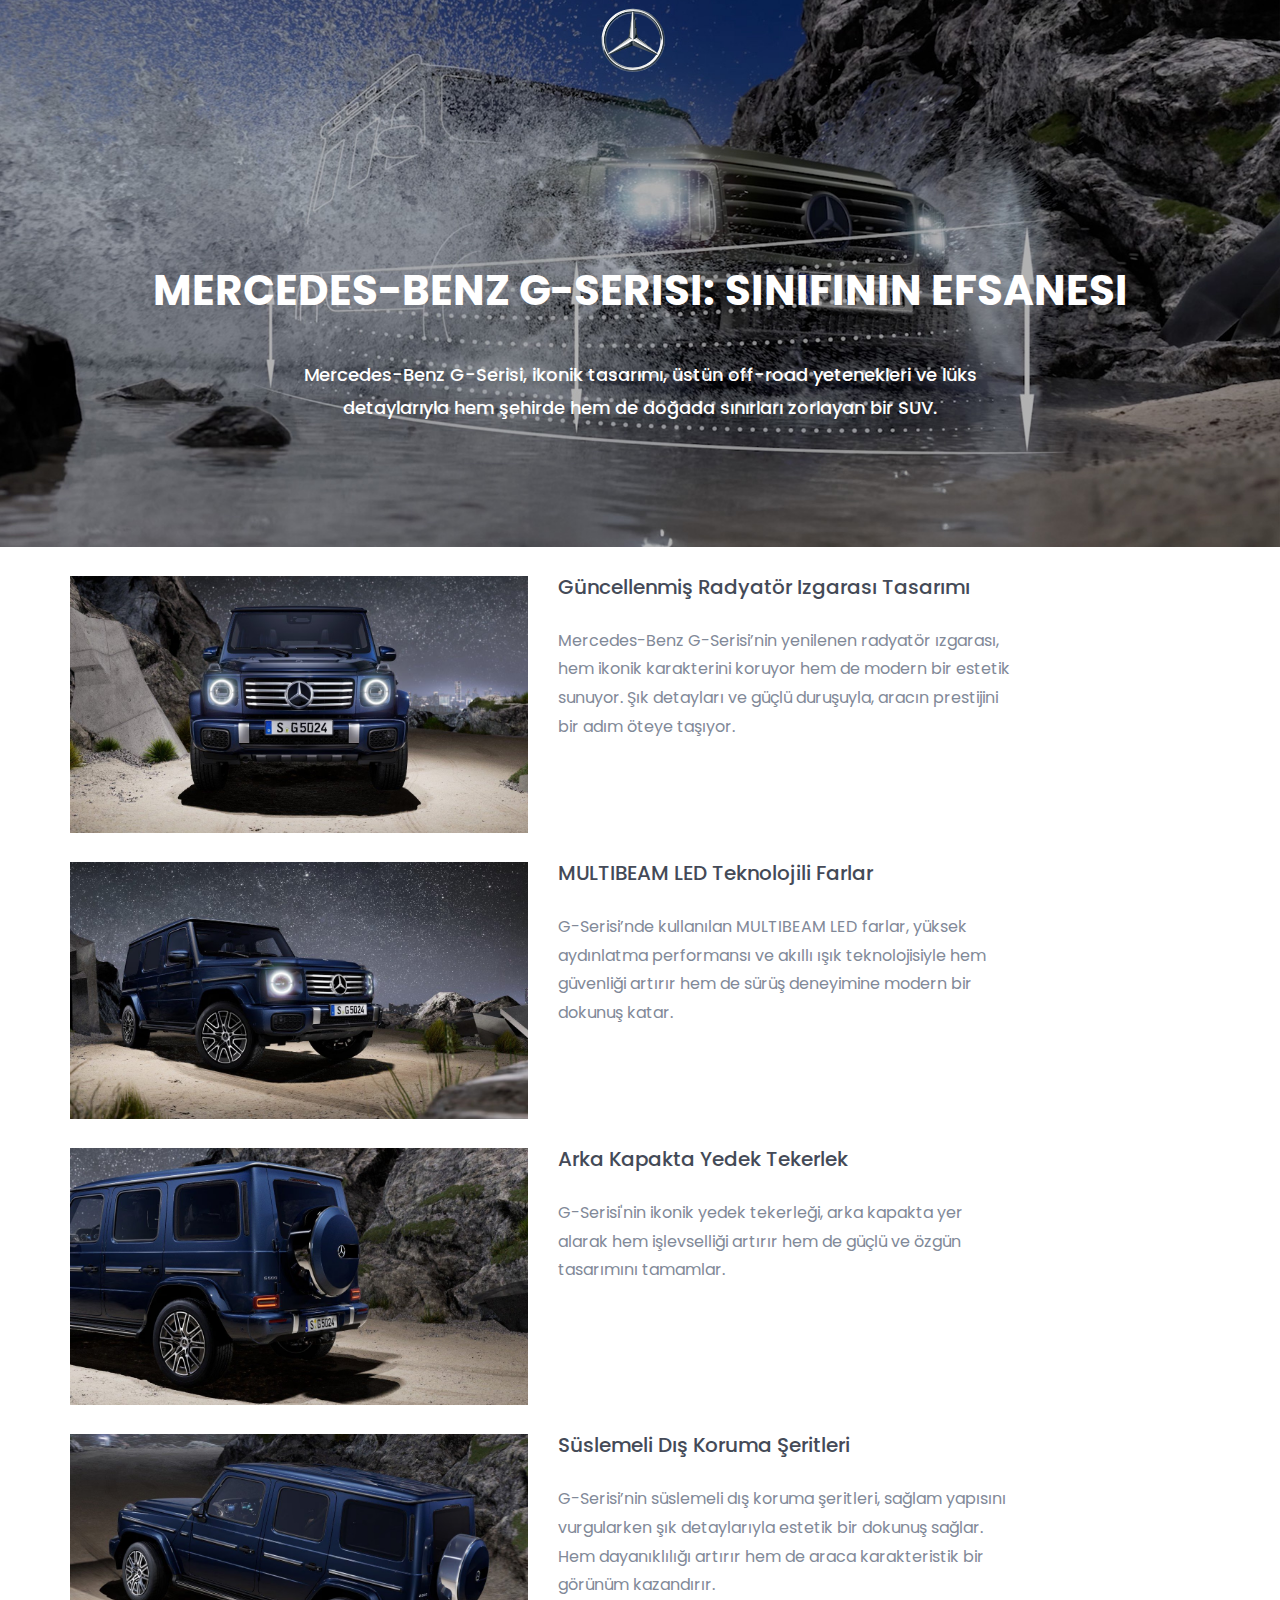
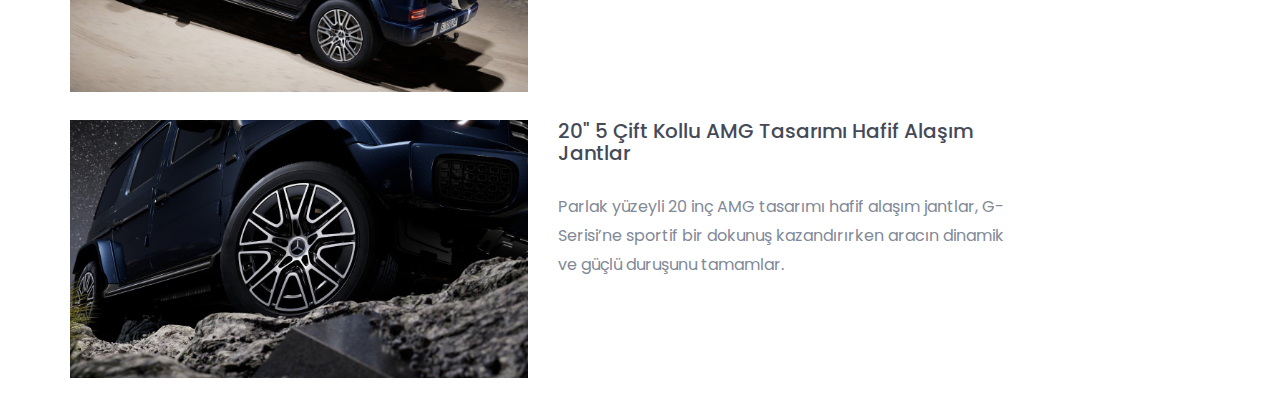
<file: ozellik/ozellik.html>
<!doctype html>
<html class="no-js" lang="en">

    <head>
        <!-- meta data -->
        <meta charset="utf-8">
        <meta http-equiv="X-UA-Compatible" content="IE=edge">
        <meta name="viewport" content="width=device-width, initial-scale=1">
        <!-- The above 3 meta tags *must* come first in the head; any other head content must come *after* these tags -->

        <!--font-family-->
		<link href="https://fonts.googleapis.com/css?family=Poppins:100,100i,200,200i,300,300i,400,400i,500,500i,600,600i,700,700i,800,800i,900,900i" rel="stylesheet">

		<link href="https://fonts.googleapis.com/css?family=Rufina:400,700" rel="stylesheet">
        
        <!-- title of site -->
        <title>Dış tasarım</title>

        <!-- For favicon png -->
		<link rel="shortcut icon" type="image/icon" href="assets/logo/favicon.png"/>
       
        <!--font-awesome.min.css-->
        <link rel="stylesheet" href="assets/css/font-awesome.min.css">

        <!--linear icon css-->
		<link rel="stylesheet" href="assets/css/linearicons.css">

        <!--flaticon.css-->
		<link rel="stylesheet" href="assets/css/flaticon.css">

		<!--animate.css-->
        <link rel="stylesheet" href="assets/css/animate.css">

        <!--owl.carousel.css-->
        <link rel="stylesheet" href="assets/css/owl.carousel.min.css">
		<link rel="stylesheet" href="assets/css/owl.theme.default.min.css">
		
        <!--bootstrap.min.css-->
        <link rel="stylesheet" href="assets/css/bootstrap.min.css">
		
		<!-- bootsnav -->
		<link rel="stylesheet" href="assets/css/bootsnav.css" >	
        
        <!--style.css-->
        <link rel="stylesheet" href="assets/css/style.css">
        
        <!--responsive.css-->
        <link rel="stylesheet" href="assets/css/responsive.css">
        
        <!-- HTML5 shim and Respond.js for IE8 support of HTML5 elements and media queries -->
        <!-- WARNING: Respond.js doesn't work if you view the page via file:// -->
		
        <!--[if lt IE 9]>
			<script src="https://oss.maxcdn.com/html5shiv/3.7.3/html5shiv.min.js"></script>
			<script src="https://oss.maxcdn.com/respond/1.4.2/respond.min.js"></script>
        <![endif]-->

    </head>
	
	<body>
		<!--[if lte IE 9]>
            <p class="browserupgrade">You are using an <strong>outdated</strong> browser. Please <a href="https://browsehappy.com/">upgrade your browser</a> to improve your experience and security.</p>
        <![endif]-->
	
		<!--welcome-hero start -->
		<section id="home" class="welcome-hero">

			<!-- top-area Start -->
			<div class="top-area">
				<div class="header-area">
					<!-- Start Navigation -->
				    <nav class="navbar navbar-default bootsnav  navbar-sticky navbar-scrollspy"  data-minus-value-desktop="70" data-minus-value-mobile="55" data-speed="1000">

				        <div class="container">

				            <!-- Start Header Navigation -->
				            <div class="navbar-header">
				                <button type="button" class="navbar-toggle" data-toggle="collapse" data-target="#navbar-menu">
				                    <i class="fa fa-bars"></i>
				                </button>
								<a href="../index.html">
									<img src="images/logo.svg" alt="Logo" class="d" style="margin-top: 8px; position: relative; left: 531px;"><span></span></a>
								</a>

				            </div><!--/.navbar-header-->
				            <!-- End Header Navigation -->

				            <!-- Collect the nav links, forms, and other content for toggling -->
				            <div class="collapse navbar-collapse menu-ui-design" id="navbar-menu">
				               
				            </div><!-- /.navbar-collapse -->
				        </div><!--/.container-->
				    </nav><!--/nav-->
				    <!-- End Navigation -->
				</div><!--/.header-area-->
			    <div class="clearfix"></div>

			</div><!-- /.top-area-->
			<!-- top-area End -->

			<div class="container">
				<div class="welcome-hero-txt">
					<h2>Mercedes-Benz G-Serisi: Sınıfının Efsanesi</h2>
					<p>
Mercedes-Benz G-Serisi, ikonik tasarımı, üstün off-road yetenekleri ve lüks detaylarıyla hem şehirde hem de doğada sınırları zorlayan bir SUV.
					</p>
					
				</div>
			</div>

			<div class="container">
				<div class="row">
					<div class="col-md-12">
						

		</section><!--/.welcome-hero-->
		<!--welcome-hero end -->

		<!--service start -->
		<section id="service" class="service">
			<div class="container">
				<div class="service-content">
					
				</div>
			</div><!--/.container-->

		</section><!--/.service-->
		<!--service end-->

		<!--new-cars start -->
		<section id="new-cars" class="new-cars">
			<div class="container">
				<p style="color: #FFF;">.</p>

					
				
				<div class="new-cars-content">
					<div class="owl-carousel owl-theme" id="new-cars-carousel">
						<div class="new-cars-item">
							<div class="single-new-cars-item">
								<div class="row">
									<div class="col-sm-12 col-md-5">
										<div class="new-cars-img"> <img src="assets/images/new-cars-model/ncm1.png"  alt="img"/>
											<p style="color: #FFF;">.</p>
										</div><!--/.new-cars-img-->
									</div>
									<div class="col-md-5 col-sm-12">
										<div class="new-cars-txt">
											<h2><a href="#">Güncellenmiş radyatör ızgarası tasarımı </a></h2>
											<p style="color: #FFF;">.</p>
											<p>
											  Mercedes-Benz G-Serisi’nin yenilenen radyatör ızgarası, hem ikonik karakterini koruyor hem de modern bir estetik sunuyor. Şık detayları ve güçlü duruşuyla, aracın prestijini bir adım öteye taşıyor. 
											</p>
											
											
										</div><!--/.new-cars-txt-->	
									</div><!--/.col-->
								</div><!--/.row-->
							</div><!--/.single-new-cars-item-->
						</div><!--/.new-cars-item-->
						
						<div class="new-cars-item">
							<div class="single-new-cars-item">
								<div class="row">
									<div class="col-sm-12 col-md-5">
										<div class="new-cars-img">
											<img src="assets/images/new-cars-model/ncm2.png" alt="img"/>
											<p style="color: #FFF;">.</p>
										</div><!--/.new-cars-img-->
									</div>
									<div class="col-md-5 col-sm-12">
										<div class="new-cars-txt">
											<h2><a href="#">MULTIBEAM LED teknolojili farlar
</a></h2>
											<p style="color: #FFF;">.</p>
											<p>G-Serisi’nde kullanılan MULTIBEAM LED farlar, yüksek aydınlatma performansı ve akıllı ışık teknolojisiyle hem güvenliği artırır hem de sürüş deneyimine modern bir dokunuş katar.</p>
											
										</div><!--/.new-cars-txt-->	
									</div><!--/.col-->
								</div><!--/.row-->	
							</div><!--/.single-new-cars-item-->
						</div><!--/.new-cars-item-->
						<div class="new-cars-item">
							<div class="single-new-cars-item">
								<div class="row">
									<div class="col-sm-12 col-md-5">
										<div class="new-cars-img">
											<img src= "assets/images/new-cars-model/ncm3.png" alt="img"/>
											<p style="color: #FFF;">.</p>
										</div><!--/.new-cars-img-->
									</div>
									<div class="col-md-5 col-sm-12">
										<div class="new-cars-txt">
											<h2><a href="#">Arka kapakta yedek tekerlek</a></h2>
											<p style="color: #FFF;">.</p>
											<p>G-Serisi'nin ikonik yedek tekerleği, arka kapakta yer alarak hem işlevselliği artırır hem de güçlü ve özgün tasarımını tamamlar.
</p>
											
										</div><!--/.new-cars-txt-->	
									</div><!--/.col-->
								</div><!--/.row-->	
							</div><!--/.single-new-cars-item-->
						</div><!--/.new-cars-item-->
						<div class="new-cars-item">
							<div class="single-new-cars-item">
								<div class="row">
									<div class="col-sm-12 col-md-5">
										<div class="new-cars-img">
											<img src= "assets/images/new-cars-model/ncm4.png" alt="img"/>
											<p style="color: #FFF;">.</p>
										</div><!--/.new-cars-img-->
									</div>
									<div class="col-md-5 col-sm-12">
										<div class="new-cars-txt">
											<h2><a href="#">Süslemeli Dış Koruma Şeritleri&nbsp;
											    <p style="color: #FFF;">.</p>

											</a></h2>
											<p>G-Serisi’nin süslemeli dış koruma şeritleri, sağlam yapısını vurgularken şık detaylarıyla estetik bir dokunuş sağlar. Hem dayanıklılığı artırır hem de araca karakteristik bir görünüm kazandırır.
											</p>
										</div><!--/.new-cars-txt-->	
									</div><!--/.col-->
								</div><!--/.row-->	
							</div><!--/.single-new-cars-item-->
						</div><!--/.new-cars-item-->
						<div class="new-cars-item">
							<div class="single-new-cars-item">
								<div class="row">
									<div class="col-sm-12 col-md-5">
										<div class="new-cars-img">
											<img src= "assets/images/new-cars-model/ncm5.png" alt="img"/>
										</div><!--/.new-cars-img-->
									</div>
									<div class="col-md-5 col-sm-12">
										<div class="new-cars-txt">
											<h2><a href="#">20" 5 çift kollu AMG tasarımı hafif alaşım jantlar
												<p style="color: #FFF;">.</p>
											</a></h2>
											<p>Parlak yüzeyli 20 inç AMG tasarımı hafif alaşım jantlar, G-Serisi’ne sportif bir dokunuş kazandırırken aracın dinamik ve güçlü duruşunu tamamlar.
											</p>
											
										</div><!--/.new-cars-txt-->	
									</div><!--/.col-->
								</div><!--/.row-->
							</div><!--/.single-new-cars-item-->
						</div><!--/.new-cars-item-->
					</div><!--/#new-cars-carousel-->
				</div><!--/.new-cars-content-->
			</div><!--/.container-->

		</section><!--/.new-cars-->
		<!--new-cars end -->

		<!--featured-cars start -->
		<section id="featured-cars" class="featured-cars">
			<div class="container">
				<div class="section-header">
					<p style="color: #FFF;">.</p>

				
					
</body>
	
</html>
</file>
<file: layout/styles/layout.css>
@charset "utf-8";
/*
Template Name: Basend
Author: <a href="http://www.os-templates.com/">OS Templates</a>
Author URI: http://www.os-templates.com/
Licence: Free to use under our free template licence terms
Licence URI: http://www.os-templates.com/template-terms
File: Layout CSS
*/

@import url("font-awesome.min.css");
@import url("framework.css");

/* Rows
--------------------------------------------------------------------------------------------------------------- */
.row1, .row1 a{}
.row2, .row2 a{}
.row3, .row3 a{}
.row4, .row4 a{}
.row5, .row5 a{}


/* Header
--------------------------------------------------------------------------------------------------------------- */
#header{}

#header #logo{margin:8px 0 0 0;}
#header #logo h1{margin:0; padding:0; font-size:22px;}


/* Page Intro
--------------------------------------------------------------------------------------------------------------- */
#pageintro{padding:180px 0; text-align:center;}

#pageintro > div{display:block; max-width:60%; margin:0 auto;}
#pageintro > div *{line-height:normal;}
#pageintro .heading{margin:0 0 30px 0; padding:0; font-size:4rem; font-weight:700;}
#pageintro p{margin:0; font-size:1.2rem; line-height:2rem;}
#pageintro footer{margin-top:30px;}


/* Content Area
--------------------------------------------------------------------------------------------------------------- */
.container{padding:80px 0;}

/* Content */
.container .content{}

.sectiontitle{display:block; max-width:60%; margin:0 auto 80px; text-align:center;}
.sectiontitle *{margin:0;}

.services{text-align:center;}
.services li article{padding:20px; border:1px solid;}
.services li article *{margin:0; padding:0;}
.services li article i{margin-bottom:20px;}
.services li article .heading{margin-bottom:15px; font-size:1.2rem;}
.services li article p{}

.excerpts{}
.excerpts article{border:1px solid;}
.excerpts article figure{display:block; position:relative;}
.excerpts article figure img{}
.excerpts article figure figcaption{position:absolute; top:10px; left:10px; width:50px;}
.excerpts article figure figcaption *{display:block; margin:0; padding:0; text-align:center; text-transform:uppercase; font-style:normal; line-height:1;}
.excerpts article figure figcaption time{width:100%;}
.excerpts article figure figcaption time strong{padding:12px 0; font-size:18px;}
.excerpts article figure figcaption time em{padding:8px 0;}

/* If the image (figure) has the header (hgroup) immediately after it, the header will be given a bottom border */
.excerpts article figure + .hgroup{border-bottom:1px solid;}

/* If the header (hgroup) has a linked image (figure a) then the link will have an overlay on hover */
.excerpts article .hgroup + figure > a{display:inline-block; position:relative; max-width:100%;}
.excerpts article .hgroup + figure > a::before, .excerpts article .hgroup + figure > a::after{display:block; position:absolute; content:""; text-align:center; opacity:0;}
.excerpts article .hgroup + figure > a::before{top:0; right:0; bottom:0; left:0;}
.excerpts article .hgroup + figure > a::after{top:50%; left:50%; width:50px; height:50px; line-height:50px; margin:-25px 0 0 -25px; content:"\f06e";/* fa-eye */ font-family:"FontAwesome"; font-size:36px;}
.excerpts article .hgroup + figure > a:hover::before, .excerpts article .hgroup + figure > a:hover::after{opacity:1;}

.excerpts article .hgroup, .excerpts article .txtwrap, .excerpts article footer{padding:20px;}
.excerpts article .hgroup, .excerpts article footer{text-align:center;}
.excerpts article .hgroup .heading{margin:0; font-size:1.2rem; text-align:center;}
.excerpts article .hgroup em{display:block; font-size:.8rem; font-style:normal;}
.excerpts article .hgroup .meta{text-align:center;}
.excerpts article .hgroup .meta li{display:inline-block; font-size:.8rem;}
.excerpts article .hgroup .meta li::after{margin-left:5px; content:"/";}
.excerpts article .hgroup .meta li:last-child::after{margin:0; content:"";}
.excerpts article .txtwrap *{margin:0; padding:0;}
.excerpts article footer{border-top:1px solid;}

#stats{text-align:center;}
#stats li *{margin:0; padding:0;}
#stats li i{margin-bottom:30px;}
#stats li p:first-of-type{margin-bottom:15px; text-transform:uppercase;}
#stats li p:last-of-type{font-size:32px; font-weight:700;}

/* Comments */
#comments ul{margin:0 0 40px 0; padding:0; list-style:none;}
#comments li{margin:0 0 10px 0; padding:15px;}
#comments .avatar{float:right; margin:0 0 10px 10px; padding:3px; border:1px solid;}
#comments address{font-weight:bold;}
#comments time{font-size:smaller;}
#comments .comcont{display:block; margin:0; padding:0;}
#comments .comcont p{margin:10px 5px 10px 0; padding:0;}

#comments form{display:block; width:100%;}
#comments input, #comments textarea{width:100%; padding:10px; border:1px solid;}
#comments textarea{overflow:auto;}
#comments div{margin-bottom:15px;}
#comments input[type="submit"], #comments input[type="reset"]{display:inline-block; width:auto; min-width:150px; margin:0; padding:8px 5px; cursor:pointer;}

/* Sidebar */
.container .sidebar{}

.sidebar .sdb_holder{margin-bottom:50px;}
.sidebar .sdb_holder:last-child{margin-bottom:0;}


/* Footer
--------------------------------------------------------------------------------------------------------------- */
#footer{padding:80px 0;}

#footer .heading{margin-bottom:50px; font-size:1.2rem;}

#footer nav{margin-bottom:30px; text-transform:uppercase;}
#footer nav ul{}
#footer nav ul li{display:inline-block; margin-right:20px;}
#footer nav ul li:last-child{margin-right:0;}

#footer .linklist li{display:block; margin-bottom:15px; padding:0 0 15px 0; border-bottom:1px solid;}
#footer .linklist li:last-child{margin:0; padding:0; border:none;}
#footer .linklist li::before, #footer .linklist li::after{display:table; content:"";}
#footer .linklist li, #footer .linklist li::after{clear:both;}

#footer .contact{}
#footer .contact.linklist li, #footer .contact.linklist li:last-child{position:relative; padding-left:40px;}
#footer .contact li *{margin:0; padding:0; line-height:1.6;}
#footer .contact li i{display:block; position:absolute; top:0; left:0; width:30px; font-size:16px; text-align:center;}


/* Copyright
--------------------------------------------------------------------------------------------------------------- */
#copyright{padding:20px 0;}
#copyright *{margin:0; padding:0;}


/* Transition Fade
This gives a smooth transition to "ALL" elements used in the layout - other than the navigation form used in mobile devices
If you don't want it to fade all elements, you have to list the ones you want to be faded individually
Delete it completely to stop fading
--------------------------------------------------------------------------------------------------------------- */
*, *::before, *::after{transition:all .3s ease-in-out;}
#mainav form *{transition:none !important;}


/* Navigation
--------------------------------------------------------------------------------------------------------------- */
nav ul, nav ol{margin:0; padding:0; list-style:none;}

#mainav, #breadcrumb, .sidebar nav{line-height:normal;}
#mainav .drop::after, #mainav li li .drop::after, #breadcrumb li a::after, .sidebar nav a::after{position:absolute; font-family:"FontAwesome"; font-size:10px; line-height:10px;}

/* Top Navigation */
#mainav{}
#mainav ul.clear{margin-top:3px;}
#mainav ul{text-transform:uppercase;}
#mainav ul ul{z-index:9999; position:absolute; width:180px; text-transform:none;}
#mainav ul ul ul{left:180px; top:0;}
#mainav li{display:inline-block; position:relative; margin:0 15px 0 0; padding:0;}
#mainav li:last-child{margin-right:0;}
#mainav li li{width:100%; margin:0;}
#mainav li a{display:block; padding:30px 0;}
#mainav li li a{border:solid; border-width:0 0 1px 0;}
#mainav .drop{padding-left:15px;}
#mainav li li a, #mainav li li .drop{display:block; margin:0; padding:10px 15px;}
#mainav .drop::after, #mainav li li .drop::after{content:"\f0d7";}
#mainav .drop::after{top:35px; left:5px;}
#mainav li li .drop::after{top:15px; left:5px;}
#mainav ul ul{visibility:hidden; opacity:0;}
#mainav ul li:hover > ul{visibility:visible; opacity:1;}

#mainav form{display:none; margin:0; padding:0;}
#mainav form select, #mainav form select option{display:block; cursor:pointer; outline:none;}
#mainav form select{width:100%; padding:5px; border:1px solid;}
#mainav form select option{margin:5px; padding:0; border:none;}

/* Breadcrumb */
#breadcrumb{padding:120px 0 30px;}
#breadcrumb ul{margin:0; padding:0; list-style:none; text-transform:uppercase;}
#breadcrumb li{display:inline-block; margin:0 6px 0 0; padding:0;}
#breadcrumb li a{display:block; position:relative; margin:0; padding:0 12px 0 0; font-size:12px;}
#breadcrumb li a::after{top:3px; right:0; content:"\f101";}
#breadcrumb li:last-child a{margin:0; padding:0;}
#breadcrumb li:last-child a::after{display:none;}

/* Sidebar Navigation */
.sidebar nav{display:block; width:100%;}
.sidebar nav li{margin:0 0 3px 0; padding:0;}
.sidebar nav a{display:block; position:relative; margin:0; padding:5px 10px 5px 15px; text-decoration:none; border:solid; border-width:0 0 1px 0;}
.sidebar nav a::after{top:9px; left:5px; content:"\f101";}
.sidebar nav ul ul a{padding-left:35px;}
.sidebar nav ul ul a::after{left:25px;}
.sidebar nav ul ul ul a{padding-left:55px;}
.sidebar nav ul ul ul a::after{left:45px;}

/* Pagination */
.pagination{display:block; width:100%; text-align:center; clear:both;}
.pagination li{display:inline-block; margin:0 2px 0 0;}
.pagination li:last-child{margin-right:0;}
.pagination a, .pagination strong{display:block; padding:8px 11px; border:1px solid; background-clip:padding-box; font-weight:normal;}

/* Back to Top */
#backtotop{z-index:999; display:inline-block; position:fixed; visibility:hidden; bottom:20px; right:20px; width:36px; height:36px; line-height:36px; font-size:16px; text-align:center; opacity:.2;}
#backtotop i{display:block; width:100%; height:100%; line-height:inherit;}
#backtotop.visible{visibility:visible; opacity:.5;}
#backtotop:hover{opacity:1;}


/* Tables
--------------------------------------------------------------------------------------------------------------- */
table, th, td{border:1px solid; border-collapse:collapse; vertical-align:top;}
table, th{table-layout:auto;}
table{width:100%; margin-bottom:15px;}
th, td{padding:5px 8px;}
td{border-width:0 1px;}


/* Gallery
--------------------------------------------------------------------------------------------------------------- */
#gallery{display:block; width:100%; margin-bottom:50px;}
#gallery figure figcaption{display:block; width:100%; clear:both;}
#gallery li{margin-bottom:30px;}


/* Font Awesome Social Icons
--------------------------------------------------------------------------------------------------------------- */
.faico{margin:0; padding:0; list-style:none;}
.faico li{display:inline-block; margin:8px 5px 0 0; padding:0; line-height:normal;}
.faico li:last-child{margin-right:0;}
.faico a{display:inline-block; width:36px; height:36px; line-height:36px; font-size:18px; text-align:center;}

.faico a{color:#FFFFFF; background-color:#000;}

.faicon-dribble:hover{background-color:#EA4C89;}
.faicon-facebook:hover{background-color:#3B5998;}
.faicon-google-plus:hover{background-color:#DB4A39;}
.faicon-linkedin:hover{background-color:#0E76A8;}
.faicon-twitter:hover{background-color:#00ACEE;}
.faicon-vk:hover{background-color:#4E658E;}

/* Colours
--------------------------------------------------------------------------------------------------------------- */
body{color:#CBCBCB; background-color:#191919;}
a{color:#000000;}
a:active, a:focus{background:transparent;}/* IE10 + 11 Bugfix - prevents grey background */
hr, .borderedbox{border-color:#D7D7D7;}
label span{color:#FF0000; background-color:inherit;}
input:focus, textarea:focus, *:required:focus{border-color:#000000;}
.overlay{color:#FFFFFF; background-color:inherit;}
.overlay::after{color:inherit; background-color:rgba(0,0,0,.4);}
.overlay.coloured::after{background-color:#000000;}





.button {
    font-size: 13px;             /* Medium font size for emphasis */
    font-weight: bold;           /* Bold text for readability */
    color: #FFF;                /* Black text color */
    padding: 10px 15px;          /* Padding to make it look like a button */
	margin-left: -30px;
    border: 1px solid #FFF;     /* Black border around the text */
    text-transform: uppercase;   /* Makes text all caps for emphasis */
    display: inline-block;       /* Keeps the text's background around its area */
    letter-spacing: 0.5px;       /* Slight letter spacing for a clean look */
    background-color: transparent;     /* White background to match black text */
    cursor: pointer;             /* Changes cursor to pointer on hover */
    transition: 0.3s ease;       /* Smooth transition for hover effect */
}

.button:hover {               /* White text on hover */    /* Black background on hover */
    border-color: transparent;         /* Changes border color to white */
}







.btn, .btn.inverse:hover{color:#FFFFFF; background-color:#000000; border-color:#000000;}
.btn:hover, .btn.inverse{color:inherit; background-color:inherit; border-color:inherit;}




/* Rows */
.row1{color:#FFFFFF; background-color:rgba(0,0,0,.60);}
.row2{color:#191919; background-color:#F6F6F6;}
.row3{color:#191919; background-color:#FFFFFF;}
.row4{color:#CBCBCB;}
.row5, .row5 a{color:#CBCBCB; background-color:#191919;}


/* Header */
#header #logo a{color:inherit;}


/* Content Area */
.services li article{border-color:#D7D7D7;}
.services li article > a{color:inherit;}
.services li article:hover > a i{color:#000000;}

.excerpts article{border-color:#EDEDED; box-shadow:0px 0px 5px 5px #EDEDED;}/* There is sadly no box-shadow-color, so the full tag is here */
.excerpts article:hover{border-color:#000000; box-shadow:0px 0px 5px 5px #000000;}

.excerpts article figure figcaption{color:#FFFFFF;}
.excerpts article figure figcaption time strong{color:#000000; background-color:#EDEDED;}
.excerpts article figure figcaption time em{color:#000000; background-color:#DADADA;}
.excerpts article figure + .hgroup, .excerpts article footer{border-color:#EDEDED;}
.excerpts article .hgroup + figure > a{color:inherit;}
.excerpts article .hgroup + figure > a:hover::before{background:rgba(0,0,0,.2);}
.excerpts article .hgroup + figure > a:hover::after{color:#FFFFFF;}


/* Footer */
#footer .heading{color:#FFFFFF;}
#footer hr, #footer .borderedbox, #footer .linklist li{border-color:rgba(255,255,255,.2);}
#footer nav a{color:inherit;}
#footer nav li:first-child a, #footer nav a:hover{color:#FFF;}


/* Navigation */
#mainav li a{color:inherit;}
#mainav .active a, #mainav a:hover, #mainav li:hover > a{color:#FFF; background-color:inherit;}
#mainav li li a, #mainav .active li a{color:#FFFFFF; background-color:rgba(0,0,0,.5); border-color:rgba(0,0,0,.1);}
#mainav li li:hover > a, #mainav .active .active > a{color:#FFFFFF; background-color:#000000;}
#mainav form select{color:#FFFFFF; background-color:#000000; border-color:rgba(255,255,255,.2);}

#breadcrumb a{color:inherit; background-color:inherit;}
#breadcrumb li:last-child a{color:#000000;}

.container .sidebar nav a{color:inherit; border-color:#D7D7D7;}
.container .sidebar nav a:hover{color:#000000;}

.pagination a, .pagination strong{border-color:#D7D7D7;}
.pagination .current *{color:#FFFFFF; background-color:#000000;}

#backtotop{color:#FFFFFF; background-color:#000000;}


/* Tables + Comments */
table, th, td, #comments .avatar, #comments input, #comments textarea{border-color:#D7D7D7;}
#comments input:focus, #comments textarea:focus, #comments *:required:focus{border-color:#000000;}
th{color:#FFFFFF; background-color:#373737;}
tr, #comments li, #comments input[type="submit"], #comments input[type="reset"]{color:inherit; background-color:#FBFBFB;}
tr:nth-child(even), #comments li:nth-child(even){color:inherit; background-color:#F7F7F7;}
table a, #comments a{background-color:inherit;}


/* ------------------------------------------------------------------------------------------------------------ */
/* ------------------------------------------------------------------------------------------------------------ */
/* ------------------------------------------------------------------------------------------------------------ */
/* ------------------------------------------------------------------------------------------------------------ */
/* ------------------------------------------------------------------------------------------------------------ */


/* Media Queries
--------------------------------------------------------------------------------------------------------------- */
@-ms-viewport{width:device-width;}


/* Max Wrapper Width - Laptop, Desktop etc.
--------------------------------------------------------------------------------------------------------------- */
@media screen and (min-width:978px){
	.hoc{max-width:978px;}
}


/* Mobile Devices
--------------------------------------------------------------------------------------------------------------- */
@media screen and (max-width:900px){
	.hoc{max-width:90%;}

	#header{padding:30px 0 15px;}
	#header #logo{margin:0;}

	#mainav{}
	#mainav ul{display:none;}
	#mainav form{display:block;}

	#breadcrumb{}

	.container{}
	#comments input[type="reset"]{margin-top:10px;}
	.pagination li{display:inline-block; margin:0 5px 5px 0;}

	#footer{}

	#copyright{}
	#copyright p:first-of-type{margin-bottom:10px;}
}


@media screen and (max-width:750px){
	.imgl, .imgr{display:inline-block; float:none; margin:0 0 10px 0;}
	.fl_left, .fl_right{display:block; float:none;}
	.one_half, .one_third, .two_third, .one_quarter, .two_quarter, .three_quarter{display:block; float:none; width:auto; margin:0 0 30px 0; padding:0;}
	.group .group > *:last-child, .clear .clear > *:last-child, .clear .group > *:last-child, .group .clear > *:last-child{margin-bottom:0;}/* Experimental - Needs more testing in different situations, stops double margin when stacking */

	#header{text-align:center;}
	#header #logo{margin-bottom:15px;}

	.sectiontitle{max-width:none; text-align:left;}
	.excerpts article{max-width:320px;}
	#stats{text-align:left;}

	#footer{padding-bottom:50px;}/* Not needed, just looks better */
}


/* Other
--------------------------------------------------------------------------------------------------------------- */
@media screen and (max-width:650px){
	.scrollable{display:block; width:100%; margin:0 0 30px 0; padding:0 0 15px 0; overflow:auto; overflow-x:scroll;}
	.scrollable table{margin:0; padding:0; white-space:nowrap;}

	.inline li{display:block; margin-bottom:10px;}
	.pushright li{margin-right:0;}

	.font-x2{font-size:1.4rem;}
	.font-x3{font-size:1.6rem;}

	#pageintro{padding:140px 0;}
	#pageintro > div{max-width:none;}
	#pageintro .heading{font-size:2.2rem;}
}
</file>
<file: ambiyans/assets/css/linearicons.css>
@font-face {
	font-family: 'Linearicons-Free';
	src:url('../fonts/Linearicons-Free.eot?w118d');
	src:url('../fonts/Linearicons-Free.eot?#iefixw118d') format('embedded-opentype'),
		url('../fonts/Linearicons-Free.woff2?w118d') format('woff2'),
		url('../fonts/Linearicons-Free.woff?w118d') format('woff'),
		url('../fonts/Linearicons-Free.ttf?w118d') format('truetype'),
		url('../fonts/Linearicons-Free.svg?w118d#Linearicons-Free') format('svg');
	font-weight: normal;
	font-style: normal;
}

.lnr {
	font-family: 'Linearicons-Free';
	speak: none;
	font-style: normal;
	font-weight: normal;
	font-variant: normal;
	text-transform: none;
	line-height: 1;

	/* Better Font Rendering =========== */
	-webkit-font-smoothing: antialiased;
	-moz-osx-font-smoothing: grayscale;
}

.lnr-home:before {
	content: "\e800";
}
.lnr-apartment:before {
	content: "\e801";
}
.lnr-pencil:before {
	content: "\e802";
}
.lnr-magic-wand:before {
	content: "\e803";
}
.lnr-drop:before {
	content: "\e804";
}
.lnr-lighter:before {
	content: "\e805";
}
.lnr-poop:before {
	content: "\e806";
}
.lnr-sun:before {
	content: "\e807";
}
.lnr-moon:before {
	content: "\e808";
}
.lnr-cloud:before {
	content: "\e809";
}
.lnr-cloud-upload:before {
	content: "\e80a";
}
.lnr-cloud-download:before {
	content: "\e80b";
}
.lnr-cloud-sync:before {
	content: "\e80c";
}
.lnr-cloud-check:before {
	content: "\e80d";
}
.lnr-database:before {
	content: "\e80e";
}
.lnr-lock:before {
	content: "\e80f";
}
.lnr-cog:before {
	content: "\e810";
}
.lnr-trash:before {
	content: "\e811";
}
.lnr-dice:before {
	content: "\e812";
}
.lnr-heart:before {
	content: "\e813";
}
.lnr-star:before {
	content: "\e814";
}
.lnr-star-half:before {
	content: "\e815";
}
.lnr-star-empty:before {
	content: "\e816";
}
.lnr-flag:before {
	content: "\e817";
}
.lnr-envelope:before {
	content: "\e818";
}
.lnr-paperclip:before {
	content: "\e819";
}
.lnr-inbox:before {
	content: "\e81a";
}
.lnr-eye:before {
	content: "\e81b";
}
.lnr-printer:before {
	content: "\e81c";
}
.lnr-file-empty:before {
	content: "\e81d";
}
.lnr-file-add:before {
	content: "\e81e";
}
.lnr-enter:before {
	content: "\e81f";
}
.lnr-exit:before {
	content: "\e820";
}
.lnr-graduation-hat:before {
	content: "\e821";
}
.lnr-license:before {
	content: "\e822";
}
.lnr-music-note:before {
	content: "\e823";
}
.lnr-film-play:before {
	content: "\e824";
}
.lnr-camera-video:before {
	content: "\e825";
}
.lnr-camera:before {
	content: "\e826";
}
.lnr-picture:before {
	content: "\e827";
}
.lnr-book:before {
	content: "\e828";
}
.lnr-bookmark:before {
	content: "\e829";
}
.lnr-user:before {
	content: "\e82a";
}
.lnr-users:before {
	content: "\e82b";
}
.lnr-shirt:before {
	content: "\e82c";
}
.lnr-store:before {
	content: "\e82d";
}
.lnr-cart:before {
	content: "\e82e";
}
.lnr-tag:before {
	content: "\e82f";
}
.lnr-phone-handset:before {
	content: "\e830";
}
.lnr-phone:before {
	content: "\e831";
}
.lnr-pushpin:before {
	content: "\e832";
}
.lnr-map-marker:before {
	content: "\e833";
}
.lnr-map:before {
	content: "\e834";
}
.lnr-location:before {
	content: "\e835";
}
.lnr-calendar-full:before {
	content: "\e836";
}
.lnr-keyboard:before {
	content: "\e837";
}
.lnr-spell-check:before {
	content: "\e838";
}
.lnr-screen:before {
	content: "\e839";
}
.lnr-smartphone:before {
	content: "\e83a";
}
.lnr-tablet:before {
	content: "\e83b";
}
.lnr-laptop:before {
	content: "\e83c";
}
.lnr-laptop-phone:before {
	content: "\e83d";
}
.lnr-power-switch:before {
	content: "\e83e";
}
.lnr-bubble:before {
	content: "\e83f";
}
.lnr-heart-pulse:before {
	content: "\e840";
}
.lnr-construction:before {
	content: "\e841";
}
.lnr-pie-chart:before {
	content: "\e842";
}
.lnr-chart-bars:before {
	content: "\e843";
}
.lnr-gift:before {
	content: "\e844";
}
.lnr-diamond:before {
	content: "\e845";
}
.lnr-linearicons:before {
	content: "\e846";
}
.lnr-dinner:before {
	content: "\e847";
}
.lnr-coffee-cup:before {
	content: "\e848";
}
.lnr-leaf:before {
	content: "\e849";
}
.lnr-paw:before {
	content: "\e84a";
}
.lnr-rocket:before {
	content: "\e84b";
}
.lnr-briefcase:before {
	content: "\e84c";
}
.lnr-bus:before {
	content: "\e84d";
}
.lnr-car:before {
	content: "\e84e";
}
.lnr-train:before {
	content: "\e84f";
}
.lnr-bicycle:before {
	content: "\e850";
}
.lnr-wheelchair:before {
	content: "\e851";
}
.lnr-select:before {
	content: "\e852";
}
.lnr-earth:before {
	content: "\e853";
}
.lnr-smile:before {
	content: "\e854";
}
.lnr-sad:before {
	content: "\e855";
}
.lnr-neutral:before {
	content: "\e856";
}
.lnr-mustache:before {
	content: "\e857";
}
.lnr-alarm:before {
	content: "\e858";
}
.lnr-bullhorn:before {
	content: "\e859";
}
.lnr-volume-high:before {
	content: "\e85a";
}
.lnr-volume-medium:before {
	content: "\e85b";
}
.lnr-volume-low:before {
	content: "\e85c";
}
.lnr-volume:before {
	content: "\e85d";
}
.lnr-mic:before {
	content: "\e85e";
}
.lnr-hourglass:before {
	content: "\e85f";
}
.lnr-undo:before {
	content: "\e860";
}
.lnr-redo:before {
	content: "\e861";
}
.lnr-sync:before {
	content: "\e862";
}
.lnr-history:before {
	content: "\e863";
}
.lnr-clock:before {
	content: "\e864";
}
.lnr-download:before {
	content: "\e865";
}
.lnr-upload:before {
	content: "\e866";
}
.lnr-enter-down:before {
	content: "\e867";
}
.lnr-exit-up:before {
	content: "\e868";
}
.lnr-bug:before {
	content: "\e869";
}
.lnr-code:before {
	content: "\e86a";
}
.lnr-link:before {
	content: "\e86b";
}
.lnr-unlink:before {
	content: "\e86c";
}
.lnr-thumbs-up:before {
	content: "\e86d";
}
.lnr-thumbs-down:before {
	content: "\e86e";
}
.lnr-magnifier:before {
	content: "\e86f";
}
.lnr-cross:before {
	content: "\e870";
}
.lnr-menu:before {
	content: "\e871";
}
.lnr-list:before {
	content: "\e872";
}
.lnr-chevron-up:before {
	content: "\e873";
}
.lnr-chevron-down:before {
	content: "\e874";
}
.lnr-chevron-left:before {
	content: "\e875";
}
.lnr-chevron-right:before {
	content: "\e876";
}
.lnr-arrow-up:before {
	content: "\e877";
}
.lnr-arrow-down:before {
	content: "\e878";
}
.lnr-arrow-left:before {
	content: "\e879";
}
.lnr-arrow-right:before {
	content: "\e87a";
}
.lnr-move:before {
	content: "\e87b";
}
.lnr-warning:before {
	content: "\e87c";
}
.lnr-question-circle:before {
	content: "\e87d";
}
.lnr-menu-circle:before {
	content: "\e87e";
}
.lnr-checkmark-circle:before {
	content: "\e87f";
}
.lnr-cross-circle:before {
	content: "\e880";
}
.lnr-plus-circle:before {
	content: "\e881";
}
.lnr-circle-minus:before {
	content: "\e882";
}
.lnr-arrow-up-circle:before {
	content: "\e883";
}
.lnr-arrow-down-circle:before {
	content: "\e884";
}
.lnr-arrow-left-circle:before {
	content: "\e885";
}
.lnr-arrow-right-circle:before {
	content: "\e886";
}
.lnr-chevron-up-circle:before {
	content: "\e887";
}
.lnr-chevron-down-circle:before {
	content: "\e888";
}
.lnr-chevron-left-circle:before {
	content: "\e889";
}
.lnr-chevron-right-circle:before {
	content: "\e88a";
}
.lnr-crop:before {
	content: "\e88b";
}
.lnr-frame-expand:before {
	content: "\e88c";
}
.lnr-frame-contract:before {
	content: "\e88d";
}
.lnr-layers:before {
	content: "\e88e";
}
.lnr-funnel:before {
	content: "\e88f";
}
.lnr-text-format:before {
	content: "\e890";
}
.lnr-text-format-remove:before {
	content: "\e891";
}
.lnr-text-size:before {
	content: "\e892";
}
.lnr-bold:before {
	content: "\e893";
}
.lnr-italic:before {
	content: "\e894";
}
.lnr-underline:before {
	content: "\e895";
}
.lnr-strikethrough:before {
	content: "\e896";
}
.lnr-highlight:before {
	content: "\e897";
}
.lnr-text-align-left:before {
	content: "\e898";
}
.lnr-text-align-center:before {
	content: "\e899";
}
.lnr-text-align-right:before {
	content: "\e89a";
}
.lnr-text-align-justify:before {
	content: "\e89b";
}
.lnr-line-spacing:before {
	content: "\e89c";
}
.lnr-indent-increase:before {
	content: "\e89d";
}
.lnr-indent-decrease:before {
	content: "\e89e";
}
.lnr-pilcrow:before {
	content: "\e89f";
}
.lnr-direction-ltr:before {
	content: "\e8a0";
}
.lnr-direction-rtl:before {
	content: "\e8a1";
}
.lnr-page-break:before {
	content: "\e8a2";
}
.lnr-sort-alpha-asc:before {
	content: "\e8a3";
}
.lnr-sort-amount-asc:before {
	content: "\e8a4";
}
.lnr-hand:before {
	content: "\e8a5";
}
.lnr-pointer-up:before {
	content: "\e8a6";
}
.lnr-pointer-right:before {
	content: "\e8a7";
}
.lnr-pointer-down:before {
	content: "\e8a8";
}
.lnr-pointer-left:before {
	content: "\e8a9";
}
</file>
<file: ambiyans/assets/css/flaticon.css>
/*
  	Flaticon icon font: Flaticon
  	Creation date: 23/05/2018 10:29
  	*/

@font-face {
  font-family: "Flaticon";
  src: url("../fonts/Flaticon.eot");
  src: url("../fonts/Flaticon.eot?#iefix") format("embedded-opentype"),
       url("../fonts/Flaticon.woff") format("woff"),
       url("../fonts/Flaticon.ttf") format("truetype"),
       url("../fonts/Flaticon.svg#Flaticon") format("svg");
  font-weight: normal;
  font-style: normal;
}

@media screen and (-webkit-min-device-pixel-ratio:0) {
  @font-face {
    font-family: "Flaticon";
    src: url("../fonts/Flaticon.svg#Flaticon") format("svg");
  }
}

[class^="flaticon-"]:before, [class*=" flaticon-"]:before,
[class^="flaticon-"]:after, [class*=" flaticon-"]:after {   
  font-family: Flaticon;
  font-size: 20px;
  font-style: normal;
  margin-left: 0px;
}

.flaticon-car-1:before { content: "\f100"; }
.flaticon-car-repair:before { content: "\f101"; }
.flaticon-car:before { content: "\f102"; }
.flaticon-arrow-down-angle:before { content: "\f103"; }
</file>
<file: ambiyans/assets/css/responsive.css>
@media screen and (max-width:1680px){

}/*max-width:1680px*/
@media screen and (max-width:1440px){
	.welcome-hero-txt {padding: 268px 0px 122px;}
	.model-search-content {position: relative;bottom: 0;top: 100px;}
}/*max-width:1440px*/

@media screen and (max-width:1199px){
	.welcome-hero-txt h2{font-size: 40px;}
	.welcome-btn.model-search-btn {margin-left: 28px;}
	.featured-cars-img {padding: 0 10px;}
}/*max-width:1199px*/

@media screen and (max-width:1024px){

}/*max-width:1024px*/

@media screen and (max-width:1008px){

}/*max-width:1008px*/

@media screen and (max-width:992px){
	nav.navbar.bootsnav .navbar-collapse.collapse.in {padding-bottom: 30px;}
	nav.navbar.bootsnav {background-color:#000;}
	.wrap-sticky nav.navbar.bootsnav.sticked ul.nav > li > a {padding: 18px 0px;}
	nav.navbar.bootsnav .navbar-brand {padding: 25px;}
	nav.navbar.bootsnav ul.nav > li > a {padding: 15px 0px;border: transparent;}
}/*max-width:992px*/

@media screen and (max-width:991px){
	.welcome-hero-txt h2 {line-height: 1.6;}

	.model-search-content .col-sm-12 {padding: 0 40px;}
	.single-model-search:last-child {margin-bottom: 30px;}
	.welcome-btn.model-search-btn {margin: 0;}

	.single-new-cars-item {max-width: 450px; margin: 0 auto;}
	.new-cars-txt {margin: 30px 0;}
}/*max-width:991px*/

@media screen and (max-width:768px){
    
}/*max-width:768px*/

@media screen and (max-width:767px){
	.single-service-item {max-width: 350px;margin: 30px auto;}
	.single-featured-cars {max-width: 350px;margin: 0 auto;}
	.footer-social {text-align: left;}
	.footer-social a i {margin-right: 16px;margin-left: 0;}
	.hm-foot-email {max-width: 300px;}
}/*max-width:767px*/

@media screen and (max-width: 660px){

}/*max-width:660px*/

@media screen and (max-width: 640px){
	.single-testimonial-box {max-width: 350px;margin: 0 auto;}
}/*max-width:640px*/

@media screen and (max-width: 580px){

}/*max-width:580px*/

@media screen and (max-width: 540px){

}/*max-width:540px*/

@media screen and (max-width: 480px){
	.welcome-hero h2 {font-size: 30px;}
	.single-model-search h2 {font-size:16px;}
}/*max-width:480px*/

@media screen and (max-width: 440px){
	.welcome-hero-txt h2,{font-size: 24px;line-height: 1.5;}
	
}/*max-width:400px*/

@media screen and (max-width: 399px){
	.testimonial-carousel .col-sm-3, .testimonial-carousel .col-xs-12 {width: 260px;}
	.single-service-item h2 a {line-height: 1.5;}
	.section-header h2 {font-size: 30px;}
}/*max-width:399px*/

@media screen and (max-width:350px){
	nav.navbar.bootsnav .navbar-toggle {margin-right: -25px;left:-10px;}
	nav.navbar.bootsnav .navbar-brand {padding:25px 0;font-size: 20px;}
	.wrap-sticky nav.navbar.bootsnav.sticked .navbar-header a.navbar-brand, .wrap-sticky nav.navbar.bootsnav.sticked .navbar-header a.navbar-brand:hover,.wrap-sticky nav.navbar.bootsnav.sticked .navbar-header a.navbar-brand:focus {padding: 25px 0px;}
}/*max-width:350px*/

@media screen and  (max-width: 320px){
	
}/*max-width:320px*/
</file>
<file: d.tasarim/assets/css/linearicons.css>
@font-face {
	font-family: 'Linearicons-Free';
	src:url('../fonts/Linearicons-Free.eot?w118d');
	src:url('../fonts/Linearicons-Free.eot?#iefixw118d') format('embedded-opentype'),
		url('../fonts/Linearicons-Free.woff2?w118d') format('woff2'),
		url('../fonts/Linearicons-Free.woff?w118d') format('woff'),
		url('../fonts/Linearicons-Free.ttf?w118d') format('truetype'),
		url('../fonts/Linearicons-Free.svg?w118d#Linearicons-Free') format('svg');
	font-weight: normal;
	font-style: normal;
}

.lnr {
	font-family: 'Linearicons-Free';
	speak: none;
	font-style: normal;
	font-weight: normal;
	font-variant: normal;
	text-transform: none;
	line-height: 1;

	/* Better Font Rendering =========== */
	-webkit-font-smoothing: antialiased;
	-moz-osx-font-smoothing: grayscale;
}

.lnr-home:before {
	content: "\e800";
}
.lnr-apartment:before {
	content: "\e801";
}
.lnr-pencil:before {
	content: "\e802";
}
.lnr-magic-wand:before {
	content: "\e803";
}
.lnr-drop:before {
	content: "\e804";
}
.lnr-lighter:before {
	content: "\e805";
}
.lnr-poop:before {
	content: "\e806";
}
.lnr-sun:before {
	content: "\e807";
}
.lnr-moon:before {
	content: "\e808";
}
.lnr-cloud:before {
	content: "\e809";
}
.lnr-cloud-upload:before {
	content: "\e80a";
}
.lnr-cloud-download:before {
	content: "\e80b";
}
.lnr-cloud-sync:before {
	content: "\e80c";
}
.lnr-cloud-check:before {
	content: "\e80d";
}
.lnr-database:before {
	content: "\e80e";
}
.lnr-lock:before {
	content: "\e80f";
}
.lnr-cog:before {
	content: "\e810";
}
.lnr-trash:before {
	content: "\e811";
}
.lnr-dice:before {
	content: "\e812";
}
.lnr-heart:before {
	content: "\e813";
}
.lnr-star:before {
	content: "\e814";
}
.lnr-star-half:before {
	content: "\e815";
}
.lnr-star-empty:before {
	content: "\e816";
}
.lnr-flag:before {
	content: "\e817";
}
.lnr-envelope:before {
	content: "\e818";
}
.lnr-paperclip:before {
	content: "\e819";
}
.lnr-inbox:before {
	content: "\e81a";
}
.lnr-eye:before {
	content: "\e81b";
}
.lnr-printer:before {
	content: "\e81c";
}
.lnr-file-empty:before {
	content: "\e81d";
}
.lnr-file-add:before {
	content: "\e81e";
}
.lnr-enter:before {
	content: "\e81f";
}
.lnr-exit:before {
	content: "\e820";
}
.lnr-graduation-hat:before {
	content: "\e821";
}
.lnr-license:before {
	content: "\e822";
}
.lnr-music-note:before {
	content: "\e823";
}
.lnr-film-play:before {
	content: "\e824";
}
.lnr-camera-video:before {
	content: "\e825";
}
.lnr-camera:before {
	content: "\e826";
}
.lnr-picture:before {
	content: "\e827";
}
.lnr-book:before {
	content: "\e828";
}
.lnr-bookmark:before {
	content: "\e829";
}
.lnr-user:before {
	content: "\e82a";
}
.lnr-users:before {
	content: "\e82b";
}
.lnr-shirt:before {
	content: "\e82c";
}
.lnr-store:before {
	content: "\e82d";
}
.lnr-cart:before {
	content: "\e82e";
}
.lnr-tag:before {
	content: "\e82f";
}
.lnr-phone-handset:before {
	content: "\e830";
}
.lnr-phone:before {
	content: "\e831";
}
.lnr-pushpin:before {
	content: "\e832";
}
.lnr-map-marker:before {
	content: "\e833";
}
.lnr-map:before {
	content: "\e834";
}
.lnr-location:before {
	content: "\e835";
}
.lnr-calendar-full:before {
	content: "\e836";
}
.lnr-keyboard:before {
	content: "\e837";
}
.lnr-spell-check:before {
	content: "\e838";
}
.lnr-screen:before {
	content: "\e839";
}
.lnr-smartphone:before {
	content: "\e83a";
}
.lnr-tablet:before {
	content: "\e83b";
}
.lnr-laptop:before {
	content: "\e83c";
}
.lnr-laptop-phone:before {
	content: "\e83d";
}
.lnr-power-switch:before {
	content: "\e83e";
}
.lnr-bubble:before {
	content: "\e83f";
}
.lnr-heart-pulse:before {
	content: "\e840";
}
.lnr-construction:before {
	content: "\e841";
}
.lnr-pie-chart:before {
	content: "\e842";
}
.lnr-chart-bars:before {
	content: "\e843";
}
.lnr-gift:before {
	content: "\e844";
}
.lnr-diamond:before {
	content: "\e845";
}
.lnr-linearicons:before {
	content: "\e846";
}
.lnr-dinner:before {
	content: "\e847";
}
.lnr-coffee-cup:before {
	content: "\e848";
}
.lnr-leaf:before {
	content: "\e849";
}
.lnr-paw:before {
	content: "\e84a";
}
.lnr-rocket:before {
	content: "\e84b";
}
.lnr-briefcase:before {
	content: "\e84c";
}
.lnr-bus:before {
	content: "\e84d";
}
.lnr-car:before {
	content: "\e84e";
}
.lnr-train:before {
	content: "\e84f";
}
.lnr-bicycle:before {
	content: "\e850";
}
.lnr-wheelchair:before {
	content: "\e851";
}
.lnr-select:before {
	content: "\e852";
}
.lnr-earth:before {
	content: "\e853";
}
.lnr-smile:before {
	content: "\e854";
}
.lnr-sad:before {
	content: "\e855";
}
.lnr-neutral:before {
	content: "\e856";
}
.lnr-mustache:before {
	content: "\e857";
}
.lnr-alarm:before {
	content: "\e858";
}
.lnr-bullhorn:before {
	content: "\e859";
}
.lnr-volume-high:before {
	content: "\e85a";
}
.lnr-volume-medium:before {
	content: "\e85b";
}
.lnr-volume-low:before {
	content: "\e85c";
}
.lnr-volume:before {
	content: "\e85d";
}
.lnr-mic:before {
	content: "\e85e";
}
.lnr-hourglass:before {
	content: "\e85f";
}
.lnr-undo:before {
	content: "\e860";
}
.lnr-redo:before {
	content: "\e861";
}
.lnr-sync:before {
	content: "\e862";
}
.lnr-history:before {
	content: "\e863";
}
.lnr-clock:before {
	content: "\e864";
}
.lnr-download:before {
	content: "\e865";
}
.lnr-upload:before {
	content: "\e866";
}
.lnr-enter-down:before {
	content: "\e867";
}
.lnr-exit-up:before {
	content: "\e868";
}
.lnr-bug:before {
	content: "\e869";
}
.lnr-code:before {
	content: "\e86a";
}
.lnr-link:before {
	content: "\e86b";
}
.lnr-unlink:before {
	content: "\e86c";
}
.lnr-thumbs-up:before {
	content: "\e86d";
}
.lnr-thumbs-down:before {
	content: "\e86e";
}
.lnr-magnifier:before {
	content: "\e86f";
}
.lnr-cross:before {
	content: "\e870";
}
.lnr-menu:before {
	content: "\e871";
}
.lnr-list:before {
	content: "\e872";
}
.lnr-chevron-up:before {
	content: "\e873";
}
.lnr-chevron-down:before {
	content: "\e874";
}
.lnr-chevron-left:before {
	content: "\e875";
}
.lnr-chevron-right:before {
	content: "\e876";
}
.lnr-arrow-up:before {
	content: "\e877";
}
.lnr-arrow-down:before {
	content: "\e878";
}
.lnr-arrow-left:before {
	content: "\e879";
}
.lnr-arrow-right:before {
	content: "\e87a";
}
.lnr-move:before {
	content: "\e87b";
}
.lnr-warning:before {
	content: "\e87c";
}
.lnr-question-circle:before {
	content: "\e87d";
}
.lnr-menu-circle:before {
	content: "\e87e";
}
.lnr-checkmark-circle:before {
	content: "\e87f";
}
.lnr-cross-circle:before {
	content: "\e880";
}
.lnr-plus-circle:before {
	content: "\e881";
}
.lnr-circle-minus:before {
	content: "\e882";
}
.lnr-arrow-up-circle:before {
	content: "\e883";
}
.lnr-arrow-down-circle:before {
	content: "\e884";
}
.lnr-arrow-left-circle:before {
	content: "\e885";
}
.lnr-arrow-right-circle:before {
	content: "\e886";
}
.lnr-chevron-up-circle:before {
	content: "\e887";
}
.lnr-chevron-down-circle:before {
	content: "\e888";
}
.lnr-chevron-left-circle:before {
	content: "\e889";
}
.lnr-chevron-right-circle:before {
	content: "\e88a";
}
.lnr-crop:before {
	content: "\e88b";
}
.lnr-frame-expand:before {
	content: "\e88c";
}
.lnr-frame-contract:before {
	content: "\e88d";
}
.lnr-layers:before {
	content: "\e88e";
}
.lnr-funnel:before {
	content: "\e88f";
}
.lnr-text-format:before {
	content: "\e890";
}
.lnr-text-format-remove:before {
	content: "\e891";
}
.lnr-text-size:before {
	content: "\e892";
}
.lnr-bold:before {
	content: "\e893";
}
.lnr-italic:before {
	content: "\e894";
}
.lnr-underline:before {
	content: "\e895";
}
.lnr-strikethrough:before {
	content: "\e896";
}
.lnr-highlight:before {
	content: "\e897";
}
.lnr-text-align-left:before {
	content: "\e898";
}
.lnr-text-align-center:before {
	content: "\e899";
}
.lnr-text-align-right:before {
	content: "\e89a";
}
.lnr-text-align-justify:before {
	content: "\e89b";
}
.lnr-line-spacing:before {
	content: "\e89c";
}
.lnr-indent-increase:before {
	content: "\e89d";
}
.lnr-indent-decrease:before {
	content: "\e89e";
}
.lnr-pilcrow:before {
	content: "\e89f";
}
.lnr-direction-ltr:before {
	content: "\e8a0";
}
.lnr-direction-rtl:before {
	content: "\e8a1";
}
.lnr-page-break:before {
	content: "\e8a2";
}
.lnr-sort-alpha-asc:before {
	content: "\e8a3";
}
.lnr-sort-amount-asc:before {
	content: "\e8a4";
}
.lnr-hand:before {
	content: "\e8a5";
}
.lnr-pointer-up:before {
	content: "\e8a6";
}
.lnr-pointer-right:before {
	content: "\e8a7";
}
.lnr-pointer-down:before {
	content: "\e8a8";
}
.lnr-pointer-left:before {
	content: "\e8a9";
}
</file>
<file: d.tasarim/assets/css/flaticon.css>
/*
  	Flaticon icon font: Flaticon
  	Creation date: 23/05/2018 10:29
  	*/

@font-face {
  font-family: "Flaticon";
  src: url("../fonts/Flaticon.eot");
  src: url("../fonts/Flaticon.eot?#iefix") format("embedded-opentype"),
       url("../fonts/Flaticon.woff") format("woff"),
       url("../fonts/Flaticon.ttf") format("truetype"),
       url("../fonts/Flaticon.svg#Flaticon") format("svg");
  font-weight: normal;
  font-style: normal;
}

@media screen and (-webkit-min-device-pixel-ratio:0) {
  @font-face {
    font-family: "Flaticon";
    src: url("../fonts/Flaticon.svg#Flaticon") format("svg");
  }
}

[class^="flaticon-"]:before, [class*=" flaticon-"]:before,
[class^="flaticon-"]:after, [class*=" flaticon-"]:after {   
  font-family: Flaticon;
  font-size: 20px;
  font-style: normal;
  margin-left: 0px;
}

.flaticon-car-1:before { content: "\f100"; }
.flaticon-car-repair:before { content: "\f101"; }
.flaticon-car:before { content: "\f102"; }
.flaticon-arrow-down-angle:before { content: "\f103"; }
</file>
<file: d.tasarim/assets/css/responsive.css>
@media screen and (max-width:1680px){

}/*max-width:1680px*/
@media screen and (max-width:1440px){
	.welcome-hero-txt {padding: 268px 0px 122px;}
	.model-search-content {position: relative;bottom: 0;top: 100px;}
}/*max-width:1440px*/

@media screen and (max-width:1199px){
	.welcome-hero-txt h2{font-size: 40px;}
	.welcome-btn.model-search-btn {margin-left: 28px;}
	.featured-cars-img {padding: 0 10px;}
}/*max-width:1199px*/

@media screen and (max-width:1024px){

}/*max-width:1024px*/

@media screen and (max-width:1008px){

}/*max-width:1008px*/

@media screen and (max-width:992px){
	nav.navbar.bootsnav .navbar-collapse.collapse.in {padding-bottom: 30px;}
	nav.navbar.bootsnav {background-color:#000;}
	.wrap-sticky nav.navbar.bootsnav.sticked ul.nav > li > a {padding: 18px 0px;}
	nav.navbar.bootsnav .navbar-brand {padding: 25px;}
	nav.navbar.bootsnav ul.nav > li > a {padding: 15px 0px;border: transparent;}
}/*max-width:992px*/

@media screen and (max-width:991px){
	.welcome-hero-txt h2 {line-height: 1.6;}

	.model-search-content .col-sm-12 {padding: 0 40px;}
	.single-model-search:last-child {margin-bottom: 30px;}
	.welcome-btn.model-search-btn {margin: 0;}

	.single-new-cars-item {max-width: 450px; margin: 0 auto;}
	.new-cars-txt {margin: 30px 0;}
}/*max-width:991px*/

@media screen and (max-width:768px){
    
}/*max-width:768px*/

@media screen and (max-width:767px){
	.single-service-item {max-width: 350px;margin: 30px auto;}
	.single-featured-cars {max-width: 350px;margin: 0 auto;}
	.footer-social {text-align: left;}
	.footer-social a i {margin-right: 16px;margin-left: 0;}
	.hm-foot-email {max-width: 300px;}
}/*max-width:767px*/

@media screen and (max-width: 660px){

}/*max-width:660px*/

@media screen and (max-width: 640px){
	.single-testimonial-box {max-width: 350px;margin: 0 auto;}
}/*max-width:640px*/

@media screen and (max-width: 580px){

}/*max-width:580px*/

@media screen and (max-width: 540px){

}/*max-width:540px*/

@media screen and (max-width: 480px){
	.welcome-hero h2 {font-size: 30px;}
	.single-model-search h2 {font-size:16px;}
}/*max-width:480px*/

@media screen and (max-width: 440px){
	.welcome-hero-txt h2,{font-size: 24px;line-height: 1.5;}
	
}/*max-width:400px*/

@media screen and (max-width: 399px){
	.testimonial-carousel .col-sm-3, .testimonial-carousel .col-xs-12 {width: 260px;}
	.single-service-item h2 a {line-height: 1.5;}
	.section-header h2 {font-size: 30px;}
}/*max-width:399px*/

@media screen and (max-width:350px){
	nav.navbar.bootsnav .navbar-toggle {margin-right: -25px;left:-10px;}
	nav.navbar.bootsnav .navbar-brand {padding:25px 0;font-size: 20px;}
	.wrap-sticky nav.navbar.bootsnav.sticked .navbar-header a.navbar-brand, .wrap-sticky nav.navbar.bootsnav.sticked .navbar-header a.navbar-brand:hover,.wrap-sticky nav.navbar.bootsnav.sticked .navbar-header a.navbar-brand:focus {padding: 25px 0px;}
}/*max-width:350px*/

@media screen and  (max-width: 320px){
	
}/*max-width:320px*/
</file>
<file: i.mekan/assets/css/linearicons.css>
@font-face {
	font-family: 'Linearicons-Free';
	src:url('../fonts/Linearicons-Free.eot?w118d');
	src:url('../fonts/Linearicons-Free.eot?#iefixw118d') format('embedded-opentype'),
		url('../fonts/Linearicons-Free.woff2?w118d') format('woff2'),
		url('../fonts/Linearicons-Free.woff?w118d') format('woff'),
		url('../fonts/Linearicons-Free.ttf?w118d') format('truetype'),
		url('../fonts/Linearicons-Free.svg?w118d#Linearicons-Free') format('svg');
	font-weight: normal;
	font-style: normal;
}

.lnr {
	font-family: 'Linearicons-Free';
	speak: none;
	font-style: normal;
	font-weight: normal;
	font-variant: normal;
	text-transform: none;
	line-height: 1;

	/* Better Font Rendering =========== */
	-webkit-font-smoothing: antialiased;
	-moz-osx-font-smoothing: grayscale;
}

.lnr-home:before {
	content: "\e800";
}
.lnr-apartment:before {
	content: "\e801";
}
.lnr-pencil:before {
	content: "\e802";
}
.lnr-magic-wand:before {
	content: "\e803";
}
.lnr-drop:before {
	content: "\e804";
}
.lnr-lighter:before {
	content: "\e805";
}
.lnr-poop:before {
	content: "\e806";
}
.lnr-sun:before {
	content: "\e807";
}
.lnr-moon:before {
	content: "\e808";
}
.lnr-cloud:before {
	content: "\e809";
}
.lnr-cloud-upload:before {
	content: "\e80a";
}
.lnr-cloud-download:before {
	content: "\e80b";
}
.lnr-cloud-sync:before {
	content: "\e80c";
}
.lnr-cloud-check:before {
	content: "\e80d";
}
.lnr-database:before {
	content: "\e80e";
}
.lnr-lock:before {
	content: "\e80f";
}
.lnr-cog:before {
	content: "\e810";
}
.lnr-trash:before {
	content: "\e811";
}
.lnr-dice:before {
	content: "\e812";
}
.lnr-heart:before {
	content: "\e813";
}
.lnr-star:before {
	content: "\e814";
}
.lnr-star-half:before {
	content: "\e815";
}
.lnr-star-empty:before {
	content: "\e816";
}
.lnr-flag:before {
	content: "\e817";
}
.lnr-envelope:before {
	content: "\e818";
}
.lnr-paperclip:before {
	content: "\e819";
}
.lnr-inbox:before {
	content: "\e81a";
}
.lnr-eye:before {
	content: "\e81b";
}
.lnr-printer:before {
	content: "\e81c";
}
.lnr-file-empty:before {
	content: "\e81d";
}
.lnr-file-add:before {
	content: "\e81e";
}
.lnr-enter:before {
	content: "\e81f";
}
.lnr-exit:before {
	content: "\e820";
}
.lnr-graduation-hat:before {
	content: "\e821";
}
.lnr-license:before {
	content: "\e822";
}
.lnr-music-note:before {
	content: "\e823";
}
.lnr-film-play:before {
	content: "\e824";
}
.lnr-camera-video:before {
	content: "\e825";
}
.lnr-camera:before {
	content: "\e826";
}
.lnr-picture:before {
	content: "\e827";
}
.lnr-book:before {
	content: "\e828";
}
.lnr-bookmark:before {
	content: "\e829";
}
.lnr-user:before {
	content: "\e82a";
}
.lnr-users:before {
	content: "\e82b";
}
.lnr-shirt:before {
	content: "\e82c";
}
.lnr-store:before {
	content: "\e82d";
}
.lnr-cart:before {
	content: "\e82e";
}
.lnr-tag:before {
	content: "\e82f";
}
.lnr-phone-handset:before {
	content: "\e830";
}
.lnr-phone:before {
	content: "\e831";
}
.lnr-pushpin:before {
	content: "\e832";
}
.lnr-map-marker:before {
	content: "\e833";
}
.lnr-map:before {
	content: "\e834";
}
.lnr-location:before {
	content: "\e835";
}
.lnr-calendar-full:before {
	content: "\e836";
}
.lnr-keyboard:before {
	content: "\e837";
}
.lnr-spell-check:before {
	content: "\e838";
}
.lnr-screen:before {
	content: "\e839";
}
.lnr-smartphone:before {
	content: "\e83a";
}
.lnr-tablet:before {
	content: "\e83b";
}
.lnr-laptop:before {
	content: "\e83c";
}
.lnr-laptop-phone:before {
	content: "\e83d";
}
.lnr-power-switch:before {
	content: "\e83e";
}
.lnr-bubble:before {
	content: "\e83f";
}
.lnr-heart-pulse:before {
	content: "\e840";
}
.lnr-construction:before {
	content: "\e841";
}
.lnr-pie-chart:before {
	content: "\e842";
}
.lnr-chart-bars:before {
	content: "\e843";
}
.lnr-gift:before {
	content: "\e844";
}
.lnr-diamond:before {
	content: "\e845";
}
.lnr-linearicons:before {
	content: "\e846";
}
.lnr-dinner:before {
	content: "\e847";
}
.lnr-coffee-cup:before {
	content: "\e848";
}
.lnr-leaf:before {
	content: "\e849";
}
.lnr-paw:before {
	content: "\e84a";
}
.lnr-rocket:before {
	content: "\e84b";
}
.lnr-briefcase:before {
	content: "\e84c";
}
.lnr-bus:before {
	content: "\e84d";
}
.lnr-car:before {
	content: "\e84e";
}
.lnr-train:before {
	content: "\e84f";
}
.lnr-bicycle:before {
	content: "\e850";
}
.lnr-wheelchair:before {
	content: "\e851";
}
.lnr-select:before {
	content: "\e852";
}
.lnr-earth:before {
	content: "\e853";
}
.lnr-smile:before {
	content: "\e854";
}
.lnr-sad:before {
	content: "\e855";
}
.lnr-neutral:before {
	content: "\e856";
}
.lnr-mustache:before {
	content: "\e857";
}
.lnr-alarm:before {
	content: "\e858";
}
.lnr-bullhorn:before {
	content: "\e859";
}
.lnr-volume-high:before {
	content: "\e85a";
}
.lnr-volume-medium:before {
	content: "\e85b";
}
.lnr-volume-low:before {
	content: "\e85c";
}
.lnr-volume:before {
	content: "\e85d";
}
.lnr-mic:before {
	content: "\e85e";
}
.lnr-hourglass:before {
	content: "\e85f";
}
.lnr-undo:before {
	content: "\e860";
}
.lnr-redo:before {
	content: "\e861";
}
.lnr-sync:before {
	content: "\e862";
}
.lnr-history:before {
	content: "\e863";
}
.lnr-clock:before {
	content: "\e864";
}
.lnr-download:before {
	content: "\e865";
}
.lnr-upload:before {
	content: "\e866";
}
.lnr-enter-down:before {
	content: "\e867";
}
.lnr-exit-up:before {
	content: "\e868";
}
.lnr-bug:before {
	content: "\e869";
}
.lnr-code:before {
	content: "\e86a";
}
.lnr-link:before {
	content: "\e86b";
}
.lnr-unlink:before {
	content: "\e86c";
}
.lnr-thumbs-up:before {
	content: "\e86d";
}
.lnr-thumbs-down:before {
	content: "\e86e";
}
.lnr-magnifier:before {
	content: "\e86f";
}
.lnr-cross:before {
	content: "\e870";
}
.lnr-menu:before {
	content: "\e871";
}
.lnr-list:before {
	content: "\e872";
}
.lnr-chevron-up:before {
	content: "\e873";
}
.lnr-chevron-down:before {
	content: "\e874";
}
.lnr-chevron-left:before {
	content: "\e875";
}
.lnr-chevron-right:before {
	content: "\e876";
}
.lnr-arrow-up:before {
	content: "\e877";
}
.lnr-arrow-down:before {
	content: "\e878";
}
.lnr-arrow-left:before {
	content: "\e879";
}
.lnr-arrow-right:before {
	content: "\e87a";
}
.lnr-move:before {
	content: "\e87b";
}
.lnr-warning:before {
	content: "\e87c";
}
.lnr-question-circle:before {
	content: "\e87d";
}
.lnr-menu-circle:before {
	content: "\e87e";
}
.lnr-checkmark-circle:before {
	content: "\e87f";
}
.lnr-cross-circle:before {
	content: "\e880";
}
.lnr-plus-circle:before {
	content: "\e881";
}
.lnr-circle-minus:before {
	content: "\e882";
}
.lnr-arrow-up-circle:before {
	content: "\e883";
}
.lnr-arrow-down-circle:before {
	content: "\e884";
}
.lnr-arrow-left-circle:before {
	content: "\e885";
}
.lnr-arrow-right-circle:before {
	content: "\e886";
}
.lnr-chevron-up-circle:before {
	content: "\e887";
}
.lnr-chevron-down-circle:before {
	content: "\e888";
}
.lnr-chevron-left-circle:before {
	content: "\e889";
}
.lnr-chevron-right-circle:before {
	content: "\e88a";
}
.lnr-crop:before {
	content: "\e88b";
}
.lnr-frame-expand:before {
	content: "\e88c";
}
.lnr-frame-contract:before {
	content: "\e88d";
}
.lnr-layers:before {
	content: "\e88e";
}
.lnr-funnel:before {
	content: "\e88f";
}
.lnr-text-format:before {
	content: "\e890";
}
.lnr-text-format-remove:before {
	content: "\e891";
}
.lnr-text-size:before {
	content: "\e892";
}
.lnr-bold:before {
	content: "\e893";
}
.lnr-italic:before {
	content: "\e894";
}
.lnr-underline:before {
	content: "\e895";
}
.lnr-strikethrough:before {
	content: "\e896";
}
.lnr-highlight:before {
	content: "\e897";
}
.lnr-text-align-left:before {
	content: "\e898";
}
.lnr-text-align-center:before {
	content: "\e899";
}
.lnr-text-align-right:before {
	content: "\e89a";
}
.lnr-text-align-justify:before {
	content: "\e89b";
}
.lnr-line-spacing:before {
	content: "\e89c";
}
.lnr-indent-increase:before {
	content: "\e89d";
}
.lnr-indent-decrease:before {
	content: "\e89e";
}
.lnr-pilcrow:before {
	content: "\e89f";
}
.lnr-direction-ltr:before {
	content: "\e8a0";
}
.lnr-direction-rtl:before {
	content: "\e8a1";
}
.lnr-page-break:before {
	content: "\e8a2";
}
.lnr-sort-alpha-asc:before {
	content: "\e8a3";
}
.lnr-sort-amount-asc:before {
	content: "\e8a4";
}
.lnr-hand:before {
	content: "\e8a5";
}
.lnr-pointer-up:before {
	content: "\e8a6";
}
.lnr-pointer-right:before {
	content: "\e8a7";
}
.lnr-pointer-down:before {
	content: "\e8a8";
}
.lnr-pointer-left:before {
	content: "\e8a9";
}
</file>
<file: i.mekan/assets/css/flaticon.css>
/*
  	Flaticon icon font: Flaticon
  	Creation date: 23/05/2018 10:29
  	*/

@font-face {
  font-family: "Flaticon";
  src: url("../fonts/Flaticon.eot");
  src: url("../fonts/Flaticon.eot?#iefix") format("embedded-opentype"),
       url("../fonts/Flaticon.woff") format("woff"),
       url("../fonts/Flaticon.ttf") format("truetype"),
       url("../fonts/Flaticon.svg#Flaticon") format("svg");
  font-weight: normal;
  font-style: normal;
}

@media screen and (-webkit-min-device-pixel-ratio:0) {
  @font-face {
    font-family: "Flaticon";
    src: url("../fonts/Flaticon.svg#Flaticon") format("svg");
  }
}

[class^="flaticon-"]:before, [class*=" flaticon-"]:before,
[class^="flaticon-"]:after, [class*=" flaticon-"]:after {   
  font-family: Flaticon;
  font-size: 20px;
  font-style: normal;
  margin-left: 0px;
}

.flaticon-car-1:before { content: "\f100"; }
.flaticon-car-repair:before { content: "\f101"; }
.flaticon-car:before { content: "\f102"; }
.flaticon-arrow-down-angle:before { content: "\f103"; }
</file>
<file: i.mekan/assets/css/responsive.css>
@media screen and (max-width:1680px){

}/*max-width:1680px*/
@media screen and (max-width:1440px){
	.welcome-hero-txt {padding: 268px 0px 122px;}
	.model-search-content {position: relative;bottom: 0;top: 100px;}
}/*max-width:1440px*/

@media screen and (max-width:1199px){
	.welcome-hero-txt h2{font-size: 40px;}
	.welcome-btn.model-search-btn {margin-left: 28px;}
	.featured-cars-img {padding: 0 10px;}
}/*max-width:1199px*/

@media screen and (max-width:1024px){

}/*max-width:1024px*/

@media screen and (max-width:1008px){

}/*max-width:1008px*/

@media screen and (max-width:992px){
	nav.navbar.bootsnav .navbar-collapse.collapse.in {padding-bottom: 30px;}
	nav.navbar.bootsnav {background-color:#000;}
	.wrap-sticky nav.navbar.bootsnav.sticked ul.nav > li > a {padding: 18px 0px;}
	nav.navbar.bootsnav .navbar-brand {padding: 25px;}
	nav.navbar.bootsnav ul.nav > li > a {padding: 15px 0px;border: transparent;}
}/*max-width:992px*/

@media screen and (max-width:991px){
	.welcome-hero-txt h2 {line-height: 1.6;}

	.model-search-content .col-sm-12 {padding: 0 40px;}
	.single-model-search:last-child {margin-bottom: 30px;}
	.welcome-btn.model-search-btn {margin: 0;}

	.single-new-cars-item {max-width: 450px; margin: 0 auto;}
	.new-cars-txt {margin: 30px 0;}
}/*max-width:991px*/

@media screen and (max-width:768px){
    
}/*max-width:768px*/

@media screen and (max-width:767px){
	.single-service-item {max-width: 350px;margin: 30px auto;}
	.single-featured-cars {max-width: 350px;margin: 0 auto;}
	.footer-social {text-align: left;}
	.footer-social a i {margin-right: 16px;margin-left: 0;}
	.hm-foot-email {max-width: 300px;}
}/*max-width:767px*/

@media screen and (max-width: 660px){

}/*max-width:660px*/

@media screen and (max-width: 640px){
	.single-testimonial-box {max-width: 350px;margin: 0 auto;}
}/*max-width:640px*/

@media screen and (max-width: 580px){

}/*max-width:580px*/

@media screen and (max-width: 540px){

}/*max-width:540px*/

@media screen and (max-width: 480px){
	.welcome-hero h2 {font-size: 30px;}
	.single-model-search h2 {font-size:16px;}
}/*max-width:480px*/

@media screen and (max-width: 440px){
	.welcome-hero-txt h2,{font-size: 24px;line-height: 1.5;}
	
}/*max-width:400px*/

@media screen and (max-width: 399px){
	.testimonial-carousel .col-sm-3, .testimonial-carousel .col-xs-12 {width: 260px;}
	.single-service-item h2 a {line-height: 1.5;}
	.section-header h2 {font-size: 30px;}
}/*max-width:399px*/

@media screen and (max-width:350px){
	nav.navbar.bootsnav .navbar-toggle {margin-right: -25px;left:-10px;}
	nav.navbar.bootsnav .navbar-brand {padding:25px 0;font-size: 20px;}
	.wrap-sticky nav.navbar.bootsnav.sticked .navbar-header a.navbar-brand, .wrap-sticky nav.navbar.bootsnav.sticked .navbar-header a.navbar-brand:hover,.wrap-sticky nav.navbar.bootsnav.sticked .navbar-header a.navbar-brand:focus {padding: 25px 0px;}
}/*max-width:350px*/

@media screen and  (max-width: 320px){
	
}/*max-width:320px*/
</file>
<file: ic/assets/css/linearicons.css>
@font-face {
	font-family: 'Linearicons-Free';
	src:url('../fonts/Linearicons-Free.eot?w118d');
	src:url('../fonts/Linearicons-Free.eot?#iefixw118d') format('embedded-opentype'),
		url('../fonts/Linearicons-Free.woff2?w118d') format('woff2'),
		url('../fonts/Linearicons-Free.woff?w118d') format('woff'),
		url('../fonts/Linearicons-Free.ttf?w118d') format('truetype'),
		url('../fonts/Linearicons-Free.svg?w118d#Linearicons-Free') format('svg');
	font-weight: normal;
	font-style: normal;
}

.lnr {
	font-family: 'Linearicons-Free';
	speak: none;
	font-style: normal;
	font-weight: normal;
	font-variant: normal;
	text-transform: none;
	line-height: 1;

	/* Better Font Rendering =========== */
	-webkit-font-smoothing: antialiased;
	-moz-osx-font-smoothing: grayscale;
}

.lnr-home:before {
	content: "\e800";
}
.lnr-apartment:before {
	content: "\e801";
}
.lnr-pencil:before {
	content: "\e802";
}
.lnr-magic-wand:before {
	content: "\e803";
}
.lnr-drop:before {
	content: "\e804";
}
.lnr-lighter:before {
	content: "\e805";
}
.lnr-poop:before {
	content: "\e806";
}
.lnr-sun:before {
	content: "\e807";
}
.lnr-moon:before {
	content: "\e808";
}
.lnr-cloud:before {
	content: "\e809";
}
.lnr-cloud-upload:before {
	content: "\e80a";
}
.lnr-cloud-download:before {
	content: "\e80b";
}
.lnr-cloud-sync:before {
	content: "\e80c";
}
.lnr-cloud-check:before {
	content: "\e80d";
}
.lnr-database:before {
	content: "\e80e";
}
.lnr-lock:before {
	content: "\e80f";
}
.lnr-cog:before {
	content: "\e810";
}
.lnr-trash:before {
	content: "\e811";
}
.lnr-dice:before {
	content: "\e812";
}
.lnr-heart:before {
	content: "\e813";
}
.lnr-star:before {
	content: "\e814";
}
.lnr-star-half:before {
	content: "\e815";
}
.lnr-star-empty:before {
	content: "\e816";
}
.lnr-flag:before {
	content: "\e817";
}
.lnr-envelope:before {
	content: "\e818";
}
.lnr-paperclip:before {
	content: "\e819";
}
.lnr-inbox:before {
	content: "\e81a";
}
.lnr-eye:before {
	content: "\e81b";
}
.lnr-printer:before {
	content: "\e81c";
}
.lnr-file-empty:before {
	content: "\e81d";
}
.lnr-file-add:before {
	content: "\e81e";
}
.lnr-enter:before {
	content: "\e81f";
}
.lnr-exit:before {
	content: "\e820";
}
.lnr-graduation-hat:before {
	content: "\e821";
}
.lnr-license:before {
	content: "\e822";
}
.lnr-music-note:before {
	content: "\e823";
}
.lnr-film-play:before {
	content: "\e824";
}
.lnr-camera-video:before {
	content: "\e825";
}
.lnr-camera:before {
	content: "\e826";
}
.lnr-picture:before {
	content: "\e827";
}
.lnr-book:before {
	content: "\e828";
}
.lnr-bookmark:before {
	content: "\e829";
}
.lnr-user:before {
	content: "\e82a";
}
.lnr-users:before {
	content: "\e82b";
}
.lnr-shirt:before {
	content: "\e82c";
}
.lnr-store:before {
	content: "\e82d";
}
.lnr-cart:before {
	content: "\e82e";
}
.lnr-tag:before {
	content: "\e82f";
}
.lnr-phone-handset:before {
	content: "\e830";
}
.lnr-phone:before {
	content: "\e831";
}
.lnr-pushpin:before {
	content: "\e832";
}
.lnr-map-marker:before {
	content: "\e833";
}
.lnr-map:before {
	content: "\e834";
}
.lnr-location:before {
	content: "\e835";
}
.lnr-calendar-full:before {
	content: "\e836";
}
.lnr-keyboard:before {
	content: "\e837";
}
.lnr-spell-check:before {
	content: "\e838";
}
.lnr-screen:before {
	content: "\e839";
}
.lnr-smartphone:before {
	content: "\e83a";
}
.lnr-tablet:before {
	content: "\e83b";
}
.lnr-laptop:before {
	content: "\e83c";
}
.lnr-laptop-phone:before {
	content: "\e83d";
}
.lnr-power-switch:before {
	content: "\e83e";
}
.lnr-bubble:before {
	content: "\e83f";
}
.lnr-heart-pulse:before {
	content: "\e840";
}
.lnr-construction:before {
	content: "\e841";
}
.lnr-pie-chart:before {
	content: "\e842";
}
.lnr-chart-bars:before {
	content: "\e843";
}
.lnr-gift:before {
	content: "\e844";
}
.lnr-diamond:before {
	content: "\e845";
}
.lnr-linearicons:before {
	content: "\e846";
}
.lnr-dinner:before {
	content: "\e847";
}
.lnr-coffee-cup:before {
	content: "\e848";
}
.lnr-leaf:before {
	content: "\e849";
}
.lnr-paw:before {
	content: "\e84a";
}
.lnr-rocket:before {
	content: "\e84b";
}
.lnr-briefcase:before {
	content: "\e84c";
}
.lnr-bus:before {
	content: "\e84d";
}
.lnr-car:before {
	content: "\e84e";
}
.lnr-train:before {
	content: "\e84f";
}
.lnr-bicycle:before {
	content: "\e850";
}
.lnr-wheelchair:before {
	content: "\e851";
}
.lnr-select:before {
	content: "\e852";
}
.lnr-earth:before {
	content: "\e853";
}
.lnr-smile:before {
	content: "\e854";
}
.lnr-sad:before {
	content: "\e855";
}
.lnr-neutral:before {
	content: "\e856";
}
.lnr-mustache:before {
	content: "\e857";
}
.lnr-alarm:before {
	content: "\e858";
}
.lnr-bullhorn:before {
	content: "\e859";
}
.lnr-volume-high:before {
	content: "\e85a";
}
.lnr-volume-medium:before {
	content: "\e85b";
}
.lnr-volume-low:before {
	content: "\e85c";
}
.lnr-volume:before {
	content: "\e85d";
}
.lnr-mic:before {
	content: "\e85e";
}
.lnr-hourglass:before {
	content: "\e85f";
}
.lnr-undo:before {
	content: "\e860";
}
.lnr-redo:before {
	content: "\e861";
}
.lnr-sync:before {
	content: "\e862";
}
.lnr-history:before {
	content: "\e863";
}
.lnr-clock:before {
	content: "\e864";
}
.lnr-download:before {
	content: "\e865";
}
.lnr-upload:before {
	content: "\e866";
}
.lnr-enter-down:before {
	content: "\e867";
}
.lnr-exit-up:before {
	content: "\e868";
}
.lnr-bug:before {
	content: "\e869";
}
.lnr-code:before {
	content: "\e86a";
}
.lnr-link:before {
	content: "\e86b";
}
.lnr-unlink:before {
	content: "\e86c";
}
.lnr-thumbs-up:before {
	content: "\e86d";
}
.lnr-thumbs-down:before {
	content: "\e86e";
}
.lnr-magnifier:before {
	content: "\e86f";
}
.lnr-cross:before {
	content: "\e870";
}
.lnr-menu:before {
	content: "\e871";
}
.lnr-list:before {
	content: "\e872";
}
.lnr-chevron-up:before {
	content: "\e873";
}
.lnr-chevron-down:before {
	content: "\e874";
}
.lnr-chevron-left:before {
	content: "\e875";
}
.lnr-chevron-right:before {
	content: "\e876";
}
.lnr-arrow-up:before {
	content: "\e877";
}
.lnr-arrow-down:before {
	content: "\e878";
}
.lnr-arrow-left:before {
	content: "\e879";
}
.lnr-arrow-right:before {
	content: "\e87a";
}
.lnr-move:before {
	content: "\e87b";
}
.lnr-warning:before {
	content: "\e87c";
}
.lnr-question-circle:before {
	content: "\e87d";
}
.lnr-menu-circle:before {
	content: "\e87e";
}
.lnr-checkmark-circle:before {
	content: "\e87f";
}
.lnr-cross-circle:before {
	content: "\e880";
}
.lnr-plus-circle:before {
	content: "\e881";
}
.lnr-circle-minus:before {
	content: "\e882";
}
.lnr-arrow-up-circle:before {
	content: "\e883";
}
.lnr-arrow-down-circle:before {
	content: "\e884";
}
.lnr-arrow-left-circle:before {
	content: "\e885";
}
.lnr-arrow-right-circle:before {
	content: "\e886";
}
.lnr-chevron-up-circle:before {
	content: "\e887";
}
.lnr-chevron-down-circle:before {
	content: "\e888";
}
.lnr-chevron-left-circle:before {
	content: "\e889";
}
.lnr-chevron-right-circle:before {
	content: "\e88a";
}
.lnr-crop:before {
	content: "\e88b";
}
.lnr-frame-expand:before {
	content: "\e88c";
}
.lnr-frame-contract:before {
	content: "\e88d";
}
.lnr-layers:before {
	content: "\e88e";
}
.lnr-funnel:before {
	content: "\e88f";
}
.lnr-text-format:before {
	content: "\e890";
}
.lnr-text-format-remove:before {
	content: "\e891";
}
.lnr-text-size:before {
	content: "\e892";
}
.lnr-bold:before {
	content: "\e893";
}
.lnr-italic:before {
	content: "\e894";
}
.lnr-underline:before {
	content: "\e895";
}
.lnr-strikethrough:before {
	content: "\e896";
}
.lnr-highlight:before {
	content: "\e897";
}
.lnr-text-align-left:before {
	content: "\e898";
}
.lnr-text-align-center:before {
	content: "\e899";
}
.lnr-text-align-right:before {
	content: "\e89a";
}
.lnr-text-align-justify:before {
	content: "\e89b";
}
.lnr-line-spacing:before {
	content: "\e89c";
}
.lnr-indent-increase:before {
	content: "\e89d";
}
.lnr-indent-decrease:before {
	content: "\e89e";
}
.lnr-pilcrow:before {
	content: "\e89f";
}
.lnr-direction-ltr:before {
	content: "\e8a0";
}
.lnr-direction-rtl:before {
	content: "\e8a1";
}
.lnr-page-break:before {
	content: "\e8a2";
}
.lnr-sort-alpha-asc:before {
	content: "\e8a3";
}
.lnr-sort-amount-asc:before {
	content: "\e8a4";
}
.lnr-hand:before {
	content: "\e8a5";
}
.lnr-pointer-up:before {
	content: "\e8a6";
}
.lnr-pointer-right:before {
	content: "\e8a7";
}
.lnr-pointer-down:before {
	content: "\e8a8";
}
.lnr-pointer-left:before {
	content: "\e8a9";
}
</file>
<file: ic/assets/css/flaticon.css>
/*
  	Flaticon icon font: Flaticon
  	Creation date: 23/05/2018 10:29
  	*/

@font-face {
  font-family: "Flaticon";
  src: url("../fonts/Flaticon.eot");
  src: url("../fonts/Flaticon.eot?#iefix") format("embedded-opentype"),
       url("../fonts/Flaticon.woff") format("woff"),
       url("../fonts/Flaticon.ttf") format("truetype"),
       url("../fonts/Flaticon.svg#Flaticon") format("svg");
  font-weight: normal;
  font-style: normal;
}

@media screen and (-webkit-min-device-pixel-ratio:0) {
  @font-face {
    font-family: "Flaticon";
    src: url("../fonts/Flaticon.svg#Flaticon") format("svg");
  }
}

[class^="flaticon-"]:before, [class*=" flaticon-"]:before,
[class^="flaticon-"]:after, [class*=" flaticon-"]:after {   
  font-family: Flaticon;
  font-size: 20px;
  font-style: normal;
  margin-left: 0px;
}

.flaticon-car-1:before { content: "\f100"; }
.flaticon-car-repair:before { content: "\f101"; }
.flaticon-car:before { content: "\f102"; }
.flaticon-arrow-down-angle:before { content: "\f103"; }
</file>
<file: ic/assets/css/responsive.css>
@media screen and (max-width:1680px){

}/*max-width:1680px*/
@media screen and (max-width:1440px){
	.welcome-hero-txt {padding: 268px 0px 122px;}
	.model-search-content {position: relative;bottom: 0;top: 100px;}
}/*max-width:1440px*/

@media screen and (max-width:1199px){
	.welcome-hero-txt h2{font-size: 40px;}
	.welcome-btn.model-search-btn {margin-left: 28px;}
	.featured-cars-img {padding: 0 10px;}
}/*max-width:1199px*/

@media screen and (max-width:1024px){

}/*max-width:1024px*/

@media screen and (max-width:1008px){

}/*max-width:1008px*/

@media screen and (max-width:992px){
	nav.navbar.bootsnav .navbar-collapse.collapse.in {padding-bottom: 30px;}
	nav.navbar.bootsnav {background-color:#000;}
	.wrap-sticky nav.navbar.bootsnav.sticked ul.nav > li > a {padding: 18px 0px;}
	nav.navbar.bootsnav .navbar-brand {padding: 25px;}
	nav.navbar.bootsnav ul.nav > li > a {padding: 15px 0px;border: transparent;}
}/*max-width:992px*/

@media screen and (max-width:991px){
	.welcome-hero-txt h2 {line-height: 1.6;}

	.model-search-content .col-sm-12 {padding: 0 40px;}
	.single-model-search:last-child {margin-bottom: 30px;}
	.welcome-btn.model-search-btn {margin: 0;}

	.single-new-cars-item {max-width: 450px; margin: 0 auto;}
	.new-cars-txt {margin: 30px 0;}
}/*max-width:991px*/

@media screen and (max-width:768px){
    
}/*max-width:768px*/

@media screen and (max-width:767px){
	.single-service-item {max-width: 350px;margin: 30px auto;}
	.single-featured-cars {max-width: 350px;margin: 0 auto;}
	.footer-social {text-align: left;}
	.footer-social a i {margin-right: 16px;margin-left: 0;}
	.hm-foot-email {max-width: 300px;}
}/*max-width:767px*/

@media screen and (max-width: 660px){

}/*max-width:660px*/

@media screen and (max-width: 640px){
	.single-testimonial-box {max-width: 350px;margin: 0 auto;}
}/*max-width:640px*/

@media screen and (max-width: 580px){

}/*max-width:580px*/

@media screen and (max-width: 540px){

}/*max-width:540px*/

@media screen and (max-width: 480px){
	.welcome-hero h2 {font-size: 30px;}
	.single-model-search h2 {font-size:16px;}
}/*max-width:480px*/

@media screen and (max-width: 440px){
	.welcome-hero-txt h2,{font-size: 24px;line-height: 1.5;}
	
}/*max-width:400px*/

@media screen and (max-width: 399px){
	.testimonial-carousel .col-sm-3, .testimonial-carousel .col-xs-12 {width: 260px;}
	.single-service-item h2 a {line-height: 1.5;}
	.section-header h2 {font-size: 30px;}
}/*max-width:399px*/

@media screen and (max-width:350px){
	nav.navbar.bootsnav .navbar-toggle {margin-right: -25px;left:-10px;}
	nav.navbar.bootsnav .navbar-brand {padding:25px 0;font-size: 20px;}
	.wrap-sticky nav.navbar.bootsnav.sticked .navbar-header a.navbar-brand, .wrap-sticky nav.navbar.bootsnav.sticked .navbar-header a.navbar-brand:hover,.wrap-sticky nav.navbar.bootsnav.sticked .navbar-header a.navbar-brand:focus {padding: 25px 0px;}
}/*max-width:350px*/

@media screen and  (max-width: 320px){
	
}/*max-width:320px*/
</file>
<file: off-r/assets/css/linearicons.css>
@font-face {
	font-family: 'Linearicons-Free';
	src:url('../fonts/Linearicons-Free.eot?w118d');
	src:url('../fonts/Linearicons-Free.eot?#iefixw118d') format('embedded-opentype'),
		url('../fonts/Linearicons-Free.woff2?w118d') format('woff2'),
		url('../fonts/Linearicons-Free.woff?w118d') format('woff'),
		url('../fonts/Linearicons-Free.ttf?w118d') format('truetype'),
		url('../fonts/Linearicons-Free.svg?w118d#Linearicons-Free') format('svg');
	font-weight: normal;
	font-style: normal;
}

.lnr {
	font-family: 'Linearicons-Free';
	speak: none;
	font-style: normal;
	font-weight: normal;
	font-variant: normal;
	text-transform: none;
	line-height: 1;

	/* Better Font Rendering =========== */
	-webkit-font-smoothing: antialiased;
	-moz-osx-font-smoothing: grayscale;
}

.lnr-home:before {
	content: "\e800";
}
.lnr-apartment:before {
	content: "\e801";
}
.lnr-pencil:before {
	content: "\e802";
}
.lnr-magic-wand:before {
	content: "\e803";
}
.lnr-drop:before {
	content: "\e804";
}
.lnr-lighter:before {
	content: "\e805";
}
.lnr-poop:before {
	content: "\e806";
}
.lnr-sun:before {
	content: "\e807";
}
.lnr-moon:before {
	content: "\e808";
}
.lnr-cloud:before {
	content: "\e809";
}
.lnr-cloud-upload:before {
	content: "\e80a";
}
.lnr-cloud-download:before {
	content: "\e80b";
}
.lnr-cloud-sync:before {
	content: "\e80c";
}
.lnr-cloud-check:before {
	content: "\e80d";
}
.lnr-database:before {
	content: "\e80e";
}
.lnr-lock:before {
	content: "\e80f";
}
.lnr-cog:before {
	content: "\e810";
}
.lnr-trash:before {
	content: "\e811";
}
.lnr-dice:before {
	content: "\e812";
}
.lnr-heart:before {
	content: "\e813";
}
.lnr-star:before {
	content: "\e814";
}
.lnr-star-half:before {
	content: "\e815";
}
.lnr-star-empty:before {
	content: "\e816";
}
.lnr-flag:before {
	content: "\e817";
}
.lnr-envelope:before {
	content: "\e818";
}
.lnr-paperclip:before {
	content: "\e819";
}
.lnr-inbox:before {
	content: "\e81a";
}
.lnr-eye:before {
	content: "\e81b";
}
.lnr-printer:before {
	content: "\e81c";
}
.lnr-file-empty:before {
	content: "\e81d";
}
.lnr-file-add:before {
	content: "\e81e";
}
.lnr-enter:before {
	content: "\e81f";
}
.lnr-exit:before {
	content: "\e820";
}
.lnr-graduation-hat:before {
	content: "\e821";
}
.lnr-license:before {
	content: "\e822";
}
.lnr-music-note:before {
	content: "\e823";
}
.lnr-film-play:before {
	content: "\e824";
}
.lnr-camera-video:before {
	content: "\e825";
}
.lnr-camera:before {
	content: "\e826";
}
.lnr-picture:before {
	content: "\e827";
}
.lnr-book:before {
	content: "\e828";
}
.lnr-bookmark:before {
	content: "\e829";
}
.lnr-user:before {
	content: "\e82a";
}
.lnr-users:before {
	content: "\e82b";
}
.lnr-shirt:before {
	content: "\e82c";
}
.lnr-store:before {
	content: "\e82d";
}
.lnr-cart:before {
	content: "\e82e";
}
.lnr-tag:before {
	content: "\e82f";
}
.lnr-phone-handset:before {
	content: "\e830";
}
.lnr-phone:before {
	content: "\e831";
}
.lnr-pushpin:before {
	content: "\e832";
}
.lnr-map-marker:before {
	content: "\e833";
}
.lnr-map:before {
	content: "\e834";
}
.lnr-location:before {
	content: "\e835";
}
.lnr-calendar-full:before {
	content: "\e836";
}
.lnr-keyboard:before {
	content: "\e837";
}
.lnr-spell-check:before {
	content: "\e838";
}
.lnr-screen:before {
	content: "\e839";
}
.lnr-smartphone:before {
	content: "\e83a";
}
.lnr-tablet:before {
	content: "\e83b";
}
.lnr-laptop:before {
	content: "\e83c";
}
.lnr-laptop-phone:before {
	content: "\e83d";
}
.lnr-power-switch:before {
	content: "\e83e";
}
.lnr-bubble:before {
	content: "\e83f";
}
.lnr-heart-pulse:before {
	content: "\e840";
}
.lnr-construction:before {
	content: "\e841";
}
.lnr-pie-chart:before {
	content: "\e842";
}
.lnr-chart-bars:before {
	content: "\e843";
}
.lnr-gift:before {
	content: "\e844";
}
.lnr-diamond:before {
	content: "\e845";
}
.lnr-linearicons:before {
	content: "\e846";
}
.lnr-dinner:before {
	content: "\e847";
}
.lnr-coffee-cup:before {
	content: "\e848";
}
.lnr-leaf:before {
	content: "\e849";
}
.lnr-paw:before {
	content: "\e84a";
}
.lnr-rocket:before {
	content: "\e84b";
}
.lnr-briefcase:before {
	content: "\e84c";
}
.lnr-bus:before {
	content: "\e84d";
}
.lnr-car:before {
	content: "\e84e";
}
.lnr-train:before {
	content: "\e84f";
}
.lnr-bicycle:before {
	content: "\e850";
}
.lnr-wheelchair:before {
	content: "\e851";
}
.lnr-select:before {
	content: "\e852";
}
.lnr-earth:before {
	content: "\e853";
}
.lnr-smile:before {
	content: "\e854";
}
.lnr-sad:before {
	content: "\e855";
}
.lnr-neutral:before {
	content: "\e856";
}
.lnr-mustache:before {
	content: "\e857";
}
.lnr-alarm:before {
	content: "\e858";
}
.lnr-bullhorn:before {
	content: "\e859";
}
.lnr-volume-high:before {
	content: "\e85a";
}
.lnr-volume-medium:before {
	content: "\e85b";
}
.lnr-volume-low:before {
	content: "\e85c";
}
.lnr-volume:before {
	content: "\e85d";
}
.lnr-mic:before {
	content: "\e85e";
}
.lnr-hourglass:before {
	content: "\e85f";
}
.lnr-undo:before {
	content: "\e860";
}
.lnr-redo:before {
	content: "\e861";
}
.lnr-sync:before {
	content: "\e862";
}
.lnr-history:before {
	content: "\e863";
}
.lnr-clock:before {
	content: "\e864";
}
.lnr-download:before {
	content: "\e865";
}
.lnr-upload:before {
	content: "\e866";
}
.lnr-enter-down:before {
	content: "\e867";
}
.lnr-exit-up:before {
	content: "\e868";
}
.lnr-bug:before {
	content: "\e869";
}
.lnr-code:before {
	content: "\e86a";
}
.lnr-link:before {
	content: "\e86b";
}
.lnr-unlink:before {
	content: "\e86c";
}
.lnr-thumbs-up:before {
	content: "\e86d";
}
.lnr-thumbs-down:before {
	content: "\e86e";
}
.lnr-magnifier:before {
	content: "\e86f";
}
.lnr-cross:before {
	content: "\e870";
}
.lnr-menu:before {
	content: "\e871";
}
.lnr-list:before {
	content: "\e872";
}
.lnr-chevron-up:before {
	content: "\e873";
}
.lnr-chevron-down:before {
	content: "\e874";
}
.lnr-chevron-left:before {
	content: "\e875";
}
.lnr-chevron-right:before {
	content: "\e876";
}
.lnr-arrow-up:before {
	content: "\e877";
}
.lnr-arrow-down:before {
	content: "\e878";
}
.lnr-arrow-left:before {
	content: "\e879";
}
.lnr-arrow-right:before {
	content: "\e87a";
}
.lnr-move:before {
	content: "\e87b";
}
.lnr-warning:before {
	content: "\e87c";
}
.lnr-question-circle:before {
	content: "\e87d";
}
.lnr-menu-circle:before {
	content: "\e87e";
}
.lnr-checkmark-circle:before {
	content: "\e87f";
}
.lnr-cross-circle:before {
	content: "\e880";
}
.lnr-plus-circle:before {
	content: "\e881";
}
.lnr-circle-minus:before {
	content: "\e882";
}
.lnr-arrow-up-circle:before {
	content: "\e883";
}
.lnr-arrow-down-circle:before {
	content: "\e884";
}
.lnr-arrow-left-circle:before {
	content: "\e885";
}
.lnr-arrow-right-circle:before {
	content: "\e886";
}
.lnr-chevron-up-circle:before {
	content: "\e887";
}
.lnr-chevron-down-circle:before {
	content: "\e888";
}
.lnr-chevron-left-circle:before {
	content: "\e889";
}
.lnr-chevron-right-circle:before {
	content: "\e88a";
}
.lnr-crop:before {
	content: "\e88b";
}
.lnr-frame-expand:before {
	content: "\e88c";
}
.lnr-frame-contract:before {
	content: "\e88d";
}
.lnr-layers:before {
	content: "\e88e";
}
.lnr-funnel:before {
	content: "\e88f";
}
.lnr-text-format:before {
	content: "\e890";
}
.lnr-text-format-remove:before {
	content: "\e891";
}
.lnr-text-size:before {
	content: "\e892";
}
.lnr-bold:before {
	content: "\e893";
}
.lnr-italic:before {
	content: "\e894";
}
.lnr-underline:before {
	content: "\e895";
}
.lnr-strikethrough:before {
	content: "\e896";
}
.lnr-highlight:before {
	content: "\e897";
}
.lnr-text-align-left:before {
	content: "\e898";
}
.lnr-text-align-center:before {
	content: "\e899";
}
.lnr-text-align-right:before {
	content: "\e89a";
}
.lnr-text-align-justify:before {
	content: "\e89b";
}
.lnr-line-spacing:before {
	content: "\e89c";
}
.lnr-indent-increase:before {
	content: "\e89d";
}
.lnr-indent-decrease:before {
	content: "\e89e";
}
.lnr-pilcrow:before {
	content: "\e89f";
}
.lnr-direction-ltr:before {
	content: "\e8a0";
}
.lnr-direction-rtl:before {
	content: "\e8a1";
}
.lnr-page-break:before {
	content: "\e8a2";
}
.lnr-sort-alpha-asc:before {
	content: "\e8a3";
}
.lnr-sort-amount-asc:before {
	content: "\e8a4";
}
.lnr-hand:before {
	content: "\e8a5";
}
.lnr-pointer-up:before {
	content: "\e8a6";
}
.lnr-pointer-right:before {
	content: "\e8a7";
}
.lnr-pointer-down:before {
	content: "\e8a8";
}
.lnr-pointer-left:before {
	content: "\e8a9";
}
</file>
<file: off-r/assets/css/flaticon.css>
/*
  	Flaticon icon font: Flaticon
  	Creation date: 23/05/2018 10:29
  	*/

@font-face {
  font-family: "Flaticon";
  src: url("../fonts/Flaticon.eot");
  src: url("../fonts/Flaticon.eot?#iefix") format("embedded-opentype"),
       url("../fonts/Flaticon.woff") format("woff"),
       url("../fonts/Flaticon.ttf") format("truetype"),
       url("../fonts/Flaticon.svg#Flaticon") format("svg");
  font-weight: normal;
  font-style: normal;
}

@media screen and (-webkit-min-device-pixel-ratio:0) {
  @font-face {
    font-family: "Flaticon";
    src: url("../fonts/Flaticon.svg#Flaticon") format("svg");
  }
}

[class^="flaticon-"]:before, [class*=" flaticon-"]:before,
[class^="flaticon-"]:after, [class*=" flaticon-"]:after {   
  font-family: Flaticon;
  font-size: 20px;
  font-style: normal;
  margin-left: 0px;
}

.flaticon-car-1:before { content: "\f100"; }
.flaticon-car-repair:before { content: "\f101"; }
.flaticon-car:before { content: "\f102"; }
.flaticon-arrow-down-angle:before { content: "\f103"; }
</file>
<file: off-r/assets/css/responsive.css>
@media screen and (max-width:1680px){

}/*max-width:1680px*/
@media screen and (max-width:1440px){
	.welcome-hero-txt {padding: 268px 0px 122px;}
	.model-search-content {position: relative;bottom: 0;top: 100px;}
}/*max-width:1440px*/

@media screen and (max-width:1199px){
	.welcome-hero-txt h2{font-size: 40px;}
	.welcome-btn.model-search-btn {margin-left: 28px;}
	.featured-cars-img {padding: 0 10px;}
}/*max-width:1199px*/

@media screen and (max-width:1024px){

}/*max-width:1024px*/

@media screen and (max-width:1008px){

}/*max-width:1008px*/

@media screen and (max-width:992px){
	nav.navbar.bootsnav .navbar-collapse.collapse.in {padding-bottom: 30px;}
	nav.navbar.bootsnav {background-color:#000;}
	.wrap-sticky nav.navbar.bootsnav.sticked ul.nav > li > a {padding: 18px 0px;}
	nav.navbar.bootsnav .navbar-brand {padding: 25px;}
	nav.navbar.bootsnav ul.nav > li > a {padding: 15px 0px;border: transparent;}
}/*max-width:992px*/

@media screen and (max-width:991px){
	.welcome-hero-txt h2 {line-height: 1.6;}

	.model-search-content .col-sm-12 {padding: 0 40px;}
	.single-model-search:last-child {margin-bottom: 30px;}
	.welcome-btn.model-search-btn {margin: 0;}

	.single-new-cars-item {max-width: 450px; margin: 0 auto;}
	.new-cars-txt {margin: 30px 0;}
}/*max-width:991px*/

@media screen and (max-width:768px){
    
}/*max-width:768px*/

@media screen and (max-width:767px){
	.single-service-item {max-width: 350px;margin: 30px auto;}
	.single-featured-cars {max-width: 350px;margin: 0 auto;}
	.footer-social {text-align: left;}
	.footer-social a i {margin-right: 16px;margin-left: 0;}
	.hm-foot-email {max-width: 300px;}
}/*max-width:767px*/

@media screen and (max-width: 660px){

}/*max-width:660px*/

@media screen and (max-width: 640px){
	.single-testimonial-box {max-width: 350px;margin: 0 auto;}
}/*max-width:640px*/

@media screen and (max-width: 580px){

}/*max-width:580px*/

@media screen and (max-width: 540px){

}/*max-width:540px*/

@media screen and (max-width: 480px){
	.welcome-hero h2 {font-size: 30px;}
	.single-model-search h2 {font-size:16px;}
}/*max-width:480px*/

@media screen and (max-width: 440px){
	.welcome-hero-txt h2,{font-size: 24px;line-height: 1.5;}
	
}/*max-width:400px*/

@media screen and (max-width: 399px){
	.testimonial-carousel .col-sm-3, .testimonial-carousel .col-xs-12 {width: 260px;}
	.single-service-item h2 a {line-height: 1.5;}
	.section-header h2 {font-size: 30px;}
}/*max-width:399px*/

@media screen and (max-width:350px){
	nav.navbar.bootsnav .navbar-toggle {margin-right: -25px;left:-10px;}
	nav.navbar.bootsnav .navbar-brand {padding:25px 0;font-size: 20px;}
	.wrap-sticky nav.navbar.bootsnav.sticked .navbar-header a.navbar-brand, .wrap-sticky nav.navbar.bootsnav.sticked .navbar-header a.navbar-brand:hover,.wrap-sticky nav.navbar.bootsnav.sticked .navbar-header a.navbar-brand:focus {padding: 25px 0px;}
}/*max-width:350px*/

@media screen and  (max-width: 320px){
	
}/*max-width:320px*/
</file>
<file: ozellik/assets/css/linearicons.css>
@font-face {
	font-family: 'Linearicons-Free';
	src:url('../fonts/Linearicons-Free.eot?w118d');
	src:url('../fonts/Linearicons-Free.eot?#iefixw118d') format('embedded-opentype'),
		url('../fonts/Linearicons-Free.woff2?w118d') format('woff2'),
		url('../fonts/Linearicons-Free.woff?w118d') format('woff'),
		url('../fonts/Linearicons-Free.ttf?w118d') format('truetype'),
		url('../fonts/Linearicons-Free.svg?w118d#Linearicons-Free') format('svg');
	font-weight: normal;
	font-style: normal;
}

.lnr {
	font-family: 'Linearicons-Free';
	speak: none;
	font-style: normal;
	font-weight: normal;
	font-variant: normal;
	text-transform: none;
	line-height: 1;

	/* Better Font Rendering =========== */
	-webkit-font-smoothing: antialiased;
	-moz-osx-font-smoothing: grayscale;
}

.lnr-home:before {
	content: "\e800";
}
.lnr-apartment:before {
	content: "\e801";
}
.lnr-pencil:before {
	content: "\e802";
}
.lnr-magic-wand:before {
	content: "\e803";
}
.lnr-drop:before {
	content: "\e804";
}
.lnr-lighter:before {
	content: "\e805";
}
.lnr-poop:before {
	content: "\e806";
}
.lnr-sun:before {
	content: "\e807";
}
.lnr-moon:before {
	content: "\e808";
}
.lnr-cloud:before {
	content: "\e809";
}
.lnr-cloud-upload:before {
	content: "\e80a";
}
.lnr-cloud-download:before {
	content: "\e80b";
}
.lnr-cloud-sync:before {
	content: "\e80c";
}
.lnr-cloud-check:before {
	content: "\e80d";
}
.lnr-database:before {
	content: "\e80e";
}
.lnr-lock:before {
	content: "\e80f";
}
.lnr-cog:before {
	content: "\e810";
}
.lnr-trash:before {
	content: "\e811";
}
.lnr-dice:before {
	content: "\e812";
}
.lnr-heart:before {
	content: "\e813";
}
.lnr-star:before {
	content: "\e814";
}
.lnr-star-half:before {
	content: "\e815";
}
.lnr-star-empty:before {
	content: "\e816";
}
.lnr-flag:before {
	content: "\e817";
}
.lnr-envelope:before {
	content: "\e818";
}
.lnr-paperclip:before {
	content: "\e819";
}
.lnr-inbox:before {
	content: "\e81a";
}
.lnr-eye:before {
	content: "\e81b";
}
.lnr-printer:before {
	content: "\e81c";
}
.lnr-file-empty:before {
	content: "\e81d";
}
.lnr-file-add:before {
	content: "\e81e";
}
.lnr-enter:before {
	content: "\e81f";
}
.lnr-exit:before {
	content: "\e820";
}
.lnr-graduation-hat:before {
	content: "\e821";
}
.lnr-license:before {
	content: "\e822";
}
.lnr-music-note:before {
	content: "\e823";
}
.lnr-film-play:before {
	content: "\e824";
}
.lnr-camera-video:before {
	content: "\e825";
}
.lnr-camera:before {
	content: "\e826";
}
.lnr-picture:before {
	content: "\e827";
}
.lnr-book:before {
	content: "\e828";
}
.lnr-bookmark:before {
	content: "\e829";
}
.lnr-user:before {
	content: "\e82a";
}
.lnr-users:before {
	content: "\e82b";
}
.lnr-shirt:before {
	content: "\e82c";
}
.lnr-store:before {
	content: "\e82d";
}
.lnr-cart:before {
	content: "\e82e";
}
.lnr-tag:before {
	content: "\e82f";
}
.lnr-phone-handset:before {
	content: "\e830";
}
.lnr-phone:before {
	content: "\e831";
}
.lnr-pushpin:before {
	content: "\e832";
}
.lnr-map-marker:before {
	content: "\e833";
}
.lnr-map:before {
	content: "\e834";
}
.lnr-location:before {
	content: "\e835";
}
.lnr-calendar-full:before {
	content: "\e836";
}
.lnr-keyboard:before {
	content: "\e837";
}
.lnr-spell-check:before {
	content: "\e838";
}
.lnr-screen:before {
	content: "\e839";
}
.lnr-smartphone:before {
	content: "\e83a";
}
.lnr-tablet:before {
	content: "\e83b";
}
.lnr-laptop:before {
	content: "\e83c";
}
.lnr-laptop-phone:before {
	content: "\e83d";
}
.lnr-power-switch:before {
	content: "\e83e";
}
.lnr-bubble:before {
	content: "\e83f";
}
.lnr-heart-pulse:before {
	content: "\e840";
}
.lnr-construction:before {
	content: "\e841";
}
.lnr-pie-chart:before {
	content: "\e842";
}
.lnr-chart-bars:before {
	content: "\e843";
}
.lnr-gift:before {
	content: "\e844";
}
.lnr-diamond:before {
	content: "\e845";
}
.lnr-linearicons:before {
	content: "\e846";
}
.lnr-dinner:before {
	content: "\e847";
}
.lnr-coffee-cup:before {
	content: "\e848";
}
.lnr-leaf:before {
	content: "\e849";
}
.lnr-paw:before {
	content: "\e84a";
}
.lnr-rocket:before {
	content: "\e84b";
}
.lnr-briefcase:before {
	content: "\e84c";
}
.lnr-bus:before {
	content: "\e84d";
}
.lnr-car:before {
	content: "\e84e";
}
.lnr-train:before {
	content: "\e84f";
}
.lnr-bicycle:before {
	content: "\e850";
}
.lnr-wheelchair:before {
	content: "\e851";
}
.lnr-select:before {
	content: "\e852";
}
.lnr-earth:before {
	content: "\e853";
}
.lnr-smile:before {
	content: "\e854";
}
.lnr-sad:before {
	content: "\e855";
}
.lnr-neutral:before {
	content: "\e856";
}
.lnr-mustache:before {
	content: "\e857";
}
.lnr-alarm:before {
	content: "\e858";
}
.lnr-bullhorn:before {
	content: "\e859";
}
.lnr-volume-high:before {
	content: "\e85a";
}
.lnr-volume-medium:before {
	content: "\e85b";
}
.lnr-volume-low:before {
	content: "\e85c";
}
.lnr-volume:before {
	content: "\e85d";
}
.lnr-mic:before {
	content: "\e85e";
}
.lnr-hourglass:before {
	content: "\e85f";
}
.lnr-undo:before {
	content: "\e860";
}
.lnr-redo:before {
	content: "\e861";
}
.lnr-sync:before {
	content: "\e862";
}
.lnr-history:before {
	content: "\e863";
}
.lnr-clock:before {
	content: "\e864";
}
.lnr-download:before {
	content: "\e865";
}
.lnr-upload:before {
	content: "\e866";
}
.lnr-enter-down:before {
	content: "\e867";
}
.lnr-exit-up:before {
	content: "\e868";
}
.lnr-bug:before {
	content: "\e869";
}
.lnr-code:before {
	content: "\e86a";
}
.lnr-link:before {
	content: "\e86b";
}
.lnr-unlink:before {
	content: "\e86c";
}
.lnr-thumbs-up:before {
	content: "\e86d";
}
.lnr-thumbs-down:before {
	content: "\e86e";
}
.lnr-magnifier:before {
	content: "\e86f";
}
.lnr-cross:before {
	content: "\e870";
}
.lnr-menu:before {
	content: "\e871";
}
.lnr-list:before {
	content: "\e872";
}
.lnr-chevron-up:before {
	content: "\e873";
}
.lnr-chevron-down:before {
	content: "\e874";
}
.lnr-chevron-left:before {
	content: "\e875";
}
.lnr-chevron-right:before {
	content: "\e876";
}
.lnr-arrow-up:before {
	content: "\e877";
}
.lnr-arrow-down:before {
	content: "\e878";
}
.lnr-arrow-left:before {
	content: "\e879";
}
.lnr-arrow-right:before {
	content: "\e87a";
}
.lnr-move:before {
	content: "\e87b";
}
.lnr-warning:before {
	content: "\e87c";
}
.lnr-question-circle:before {
	content: "\e87d";
}
.lnr-menu-circle:before {
	content: "\e87e";
}
.lnr-checkmark-circle:before {
	content: "\e87f";
}
.lnr-cross-circle:before {
	content: "\e880";
}
.lnr-plus-circle:before {
	content: "\e881";
}
.lnr-circle-minus:before {
	content: "\e882";
}
.lnr-arrow-up-circle:before {
	content: "\e883";
}
.lnr-arrow-down-circle:before {
	content: "\e884";
}
.lnr-arrow-left-circle:before {
	content: "\e885";
}
.lnr-arrow-right-circle:before {
	content: "\e886";
}
.lnr-chevron-up-circle:before {
	content: "\e887";
}
.lnr-chevron-down-circle:before {
	content: "\e888";
}
.lnr-chevron-left-circle:before {
	content: "\e889";
}
.lnr-chevron-right-circle:before {
	content: "\e88a";
}
.lnr-crop:before {
	content: "\e88b";
}
.lnr-frame-expand:before {
	content: "\e88c";
}
.lnr-frame-contract:before {
	content: "\e88d";
}
.lnr-layers:before {
	content: "\e88e";
}
.lnr-funnel:before {
	content: "\e88f";
}
.lnr-text-format:before {
	content: "\e890";
}
.lnr-text-format-remove:before {
	content: "\e891";
}
.lnr-text-size:before {
	content: "\e892";
}
.lnr-bold:before {
	content: "\e893";
}
.lnr-italic:before {
	content: "\e894";
}
.lnr-underline:before {
	content: "\e895";
}
.lnr-strikethrough:before {
	content: "\e896";
}
.lnr-highlight:before {
	content: "\e897";
}
.lnr-text-align-left:before {
	content: "\e898";
}
.lnr-text-align-center:before {
	content: "\e899";
}
.lnr-text-align-right:before {
	content: "\e89a";
}
.lnr-text-align-justify:before {
	content: "\e89b";
}
.lnr-line-spacing:before {
	content: "\e89c";
}
.lnr-indent-increase:before {
	content: "\e89d";
}
.lnr-indent-decrease:before {
	content: "\e89e";
}
.lnr-pilcrow:before {
	content: "\e89f";
}
.lnr-direction-ltr:before {
	content: "\e8a0";
}
.lnr-direction-rtl:before {
	content: "\e8a1";
}
.lnr-page-break:before {
	content: "\e8a2";
}
.lnr-sort-alpha-asc:before {
	content: "\e8a3";
}
.lnr-sort-amount-asc:before {
	content: "\e8a4";
}
.lnr-hand:before {
	content: "\e8a5";
}
.lnr-pointer-up:before {
	content: "\e8a6";
}
.lnr-pointer-right:before {
	content: "\e8a7";
}
.lnr-pointer-down:before {
	content: "\e8a8";
}
.lnr-pointer-left:before {
	content: "\e8a9";
}
</file>
<file: ozellik/assets/css/flaticon.css>
/*
  	Flaticon icon font: Flaticon
  	Creation date: 23/05/2018 10:29
  	*/

@font-face {
  font-family: "Flaticon";
  src: url("../fonts/Flaticon.eot");
  src: url("../fonts/Flaticon.eot?#iefix") format("embedded-opentype"),
       url("../fonts/Flaticon.woff") format("woff"),
       url("../fonts/Flaticon.ttf") format("truetype"),
       url("../fonts/Flaticon.svg#Flaticon") format("svg");
  font-weight: normal;
  font-style: normal;
}

@media screen and (-webkit-min-device-pixel-ratio:0) {
  @font-face {
    font-family: "Flaticon";
    src: url("../fonts/Flaticon.svg#Flaticon") format("svg");
  }
}

[class^="flaticon-"]:before, [class*=" flaticon-"]:before,
[class^="flaticon-"]:after, [class*=" flaticon-"]:after {   
  font-family: Flaticon;
  font-size: 20px;
  font-style: normal;
  margin-left: 0px;
}

.flaticon-car-1:before { content: "\f100"; }
.flaticon-car-repair:before { content: "\f101"; }
.flaticon-car:before { content: "\f102"; }
.flaticon-arrow-down-angle:before { content: "\f103"; }
</file>
<file: ozellik/assets/css/responsive.css>
@media screen and (max-width:1680px){

}/*max-width:1680px*/
@media screen and (max-width:1440px){
	.welcome-hero-txt {padding: 268px 0px 122px;}
	.model-search-content {position: relative;bottom: 0;top: 100px;}
}/*max-width:1440px*/

@media screen and (max-width:1199px){
	.welcome-hero-txt h2{font-size: 40px;}
	.welcome-btn.model-search-btn {margin-left: 28px;}
	.featured-cars-img {padding: 0 10px;}
}/*max-width:1199px*/

@media screen and (max-width:1024px){

}/*max-width:1024px*/

@media screen and (max-width:1008px){

}/*max-width:1008px*/

@media screen and (max-width:992px){
	nav.navbar.bootsnav .navbar-collapse.collapse.in {padding-bottom: 30px;}
	nav.navbar.bootsnav {background-color:#000;}
	.wrap-sticky nav.navbar.bootsnav.sticked ul.nav > li > a {padding: 18px 0px;}
	nav.navbar.bootsnav .navbar-brand {padding: 25px;}
	nav.navbar.bootsnav ul.nav > li > a {padding: 15px 0px;border: transparent;}
}/*max-width:992px*/

@media screen and (max-width:991px){
	.welcome-hero-txt h2 {line-height: 1.6;}

	.model-search-content .col-sm-12 {padding: 0 40px;}
	.single-model-search:last-child {margin-bottom: 30px;}
	.welcome-btn.model-search-btn {margin: 0;}

	.single-new-cars-item {max-width: 450px; margin: 0 auto;}
	.new-cars-txt {margin: 30px 0;}
}/*max-width:991px*/

@media screen and (max-width:768px){
    
}/*max-width:768px*/

@media screen and (max-width:767px){
	.single-service-item {max-width: 350px;margin: 30px auto;}
	.single-featured-cars {max-width: 350px;margin: 0 auto;}
	.footer-social {text-align: left;}
	.footer-social a i {margin-right: 16px;margin-left: 0;}
	.hm-foot-email {max-width: 300px;}
}/*max-width:767px*/

@media screen and (max-width: 660px){

}/*max-width:660px*/

@media screen and (max-width: 640px){
	.single-testimonial-box {max-width: 350px;margin: 0 auto;}
}/*max-width:640px*/

@media screen and (max-width: 580px){

}/*max-width:580px*/

@media screen and (max-width: 540px){

}/*max-width:540px*/

@media screen and (max-width: 480px){
	.welcome-hero h2 {font-size: 30px;}
	.single-model-search h2 {font-size:16px;}
}/*max-width:480px*/

@media screen and (max-width: 440px){
	.welcome-hero-txt h2,{font-size: 24px;line-height: 1.5;}
	
}/*max-width:400px*/

@media screen and (max-width: 399px){
	.testimonial-carousel .col-sm-3, .testimonial-carousel .col-xs-12 {width: 260px;}
	.single-service-item h2 a {line-height: 1.5;}
	.section-header h2 {font-size: 30px;}
}/*max-width:399px*/

@media screen and (max-width:350px){
	nav.navbar.bootsnav .navbar-toggle {margin-right: -25px;left:-10px;}
	nav.navbar.bootsnav .navbar-brand {padding:25px 0;font-size: 20px;}
	.wrap-sticky nav.navbar.bootsnav.sticked .navbar-header a.navbar-brand, .wrap-sticky nav.navbar.bootsnav.sticked .navbar-header a.navbar-brand:hover,.wrap-sticky nav.navbar.bootsnav.sticked .navbar-header a.navbar-brand:focus {padding: 25px 0px;}
}/*max-width:350px*/

@media screen and  (max-width: 320px){
	
}/*max-width:320px*/
</file>
<file: ambiyans/assets/css/bootsnav.css>
/* ==============================================================

Template name : Bootsnav - Multi Purpose Header
Categorie : Bootstrap Menu in CSS
Author : adamnurdin01
Version : v.1.2
Created : 2016-06-02
Last update : 2016-10-19

============================================================== */

/* MEGAMENU STYLE
=================================*/
nav.bootsnav .dropdown.megamenu-fw {
    position: static;
}

nav.bootsnav .container {
    position: relative;
}

nav.bootsnav .megamenu-fw .dropdown-menu {
    left: auto;
}

nav.bootsnav .megamenu-content {
    padding: 15px;
    width: 100% !important;
}

nav.bootsnav .megamenu-content .title{
    margin-top: 0;
}

nav.bootsnav .dropdown.megamenu-fw .dropdown-menu {
    left: 0;
    right: 0;
}

/* Navbar
=================================*/
nav.navbar.bootsnav{
    margin-bottom: 0;
    -moz-border-radius: 0px;
    -webkit-border-radius: 0px;
    -o-border-radius: 0px;
    border-radius: 0px;
    background-color: #fff;
    border: none;
    border-bottom: solid 1px #e0e0e0;
    z-index: 9;
}

nav.navbar.bootsnav ul.nav > li > a{
    color: #6f6f6f;
    background-color: transparent;
    outline: none;
    margin-bottom: -2px;
}

nav.navbar.bootsnav ul.nav li.megamenu-fw > a:hover,
nav.navbar.bootsnav ul.nav li.megamenu-fw > a:focus,
nav.navbar.bootsnav ul.nav li.active > a:hover,
nav.navbar.bootsnav ul.nav li.active > a:focus,
nav.navbar.bootsnav ul.nav li.active > a{
    background-color: transparent;
}

nav.navbar.bootsnav .navbar-toggle{
    background-color: #fff;
    border: none;
    padding: 0;
    font-size: 18px;
    position: relative;
    top: 5px;
}

nav.navbar.bootsnav ul.nav .dropdown-menu .dropdown-menu{
    top: 0;
    left: 100%;
}

nav.navbar.bootsnav ul.nav ul.dropdown-menu > li > a{
    white-space:normal;
}


ul.menu-col{
    padding: 0;
    margin: 0;
    list-style: none;
}

ul.menu-col li a{
    color: #6f6f6f;
}

ul.menu-col li a:hover,
ul.menu-col li a:focus{
    text-decoration: none;
}

/* Navbar Full
=================================*/
nav.bootsnav.navbar-full{
    padding-bottom: 10px;
    padding-top: 10px;
}

nav.bootsnav.navbar-full .navbar-header{
    display: block;
    width: 100%;
}

nav.bootsnav.navbar-full .navbar-toggle{
    display: inline-block;
    margin-right: 0;
    position: relative;
    top: 0;
    font-size: 30px;
    -webkit-transition: all 1s ease-in-out;
	-moz-transition: all 1s ease-in-out;
	-o-transition: all 1s ease-in-out;
	-ms-transition: all 1s ease-in-out;
	transition: all 1s ease-in-out;
}

nav.bootsnav.navbar-full .navbar-collapse{
    position: fixed;
    width: 100%;
    height: 100% !important;
    top: 0;
    left: 0;
    padding: 0;
    display: none !important;
    z-index: 9;
}

nav.bootsnav.navbar-full .navbar-collapse.in{
    display: block !important;
}

nav.bootsnav.navbar-full .navbar-collapse .nav-full{
    overflow: auto;
}

nav.bootsnav.navbar-full .navbar-collapse .wrap-full-menu{
    display: table-cell;
    vertical-align: middle;
    background-color: #fff;
    overflow: auto;
}

nav.bootsnav.navbar-full .navbar-collapse .nav-full::-webkit-scrollbar {
    width: 0;
}

nav.bootsnav.navbar-full .navbar-collapse .nav-full::-moz-scrollbar {
    width: 0;
}

nav.bootsnav.navbar-full .navbar-collapse .nav-full::-ms-scrollbar {
    width: 0;
}

nav.bootsnav.navbar-full .navbar-collapse .nav-full::-o-scrollbar {
    width: 0;
}


nav.bootsnav.navbar-full .navbar-collapse ul.nav{
    display: block;
    width: 100%;
    overflow: auto;
}

nav.bootsnav.navbar-full .navbar-collapse ul.nav a:hover,
nav.bootsnav.navbar-full .navbar-collapse ul.nav a:focus,
nav.bootsnav.navbar-full .navbar-collapse ul.nav a{
    background-color: transparent;
}

nav.bootsnav.navbar-full .navbar-collapse ul.nav > li{
    float: none;
    display: block;
    text-align: center;
}

nav.bootsnav.navbar-full .navbar-collapse ul.nav > li > a{
    display: table;
    margin: auto;
    text-transform: uppercase;
    font-weight: bold;
    letter-spacing: 2px;
    font-size: 24px;
    padding: 10px 15px;
}

li.close-full-menu > a{
    padding-top: 0px;
    padding-bottom: 0px;
}

li.close-full-menu{
    padding-top: 30px;
    padding-bottom: 30px;
}

/* Atribute Navigation
=================================*/
.attr-nav{
    float: right;
    display: inline-block;
    margin-left: 13px;
    margin-right: -15px;
}

.attr-nav > ul{
    padding: 0;
    margin: 0 0 -7px 0;
    list-style: none;
    display: inline-block;
}

.attr-nav > ul > li{
    float: left;
    display: block;
}

.attr-nav > ul > li > a{
    color: #6f6f6f;
    display: block;
    padding: 28px 15px;
    position: relative;
}

.attr-nav > ul > li > a span.badge{
    position: absolute;
    top: 50%;
    margin-top: -15px;
    right: 5px;
    font-size: 10px;
    padding: 0;
    width: 15px;
    height: 15px;
    padding-top: 2px;
}

.attr-nav > ul > li.dropdown ul.dropdown-menu{
    -moz-border-radius: 0px;
    -webkit-border-radius: 0px;
    -o-border-radius: 0px;
    border-radius: 0px;
    -moz-box-shadow: 0px 0px 0px;
    -webkit-box-shadow: 0px 0px 0px;
    -o-box-shadow: 0px 0px 0px;
    box-shadow: 0px 0px 0px;
    border: solid 1px #e0e0e0;
}

ul.cart-list{
    padding: 0 !important;
    width: 250px !important;
}

ul.cart-list > li{
    position: relative;
    border-bottom: solid 1px #efefef;
    padding: 15px 15px 23px 15px !important;
}

ul.cart-list > li > a.photo{
    padding: 0 !important;
    margin-right: 15px;
    float: left;
    display: block;
    width: 50px;
    height: 50px;
    left: 15px;
    top: 15px;
}

ul.cart-list > li img{
    width: 50px;
    height: 50px;
    border: solid 1px #efefef;
}

ul.cart-list > li > h6{
    margin: 0;
}

ul.cart-list > li > h6 > a.photo{
    padding: 0 !important;
    display: block;
}

ul.cart-list > li > p{
    margin-bottom: 0;
}

ul.cart-list > li.total{
    background-color: #f5f5f5;
    padding-bottom: 15px !important;
}

ul.cart-list > li.total > .btn{
    display: inline-block;
    border-bottom: solid 1px #efefef;
}

ul.cart-list > li .price{
    font-weight: bold;
}

ul.cart-list > li.total > span{
    padding-top: 8px;
}

/* Top Search
=================================*/
.top-search{
    background-color: #333;
    padding: 10px 0;
    display: none;
}

.top-search input.form-control{
    background-color: transparent;
    border: none;
    -moz-box-shadow: 0px 0px 0px;
    -webkit-box-shadow: 0px 0px 0px;
    -o-box-shadow: 0px 0px 0px;
    box-shadow: 0px 0px 0px;
    color: #fff;
    height: 40px;
    padding: 0 15px;
}

.top-search .input-group-addon{
    background-color: transparent;
    border: none;
    color: #fff;
    padding-left: 0;
    padding-right: 0;
}

.top-search .input-group-addon.close-search{
    cursor: pointer;
}

/* Side Menu
=================================*/
body{
    -webkit-transition: all 0.3s ease-in-out;
	-moz-transition: all 0.3s ease-in-out;
	-o-transition: all 0.3s ease-in-out;
	-ms-transition: all 0.3s ease-in-out;
	transition: all 0.3s ease-in-out;
}

body.on-side{
    margin-left: -280px;
}

.side{
    position: fixed;
    overflow-y: auto;
    top: 0;
    right: -280px;
    width: 280px;
    padding: 25px 30px;
    height: 100%;
    display: block;
    background-color: #333;
    -webkit-transition: all 0.3s ease-in-out;
	-moz-transition: all 0.3s ease-in-out;
	-o-transition: all 0.3s ease-in-out;
	-ms-transition: all 0.3s ease-in-out;
	transition: all 0.3s ease-in-out;
    z-index: 9;
}

.side.on{
    right: 0;
}

.side .close-side{
    float: right;
    color: #fff;
    position: relative;
    z-index: 2;
    font-size: 16px;
}

.side .widget{
    position: relative;
    z-index: 1;
    margin-bottom: 25px;
}

.side .widget .title{
    color: #fff;
    margin-bottom: 15px;
}

.side .widget ul.link{
    padding: 0;
    margin: 0;
    list-style: none;
}

.side .widget ul.link li a{
    color: #9f9f9f;
    letter-spacing: 1px;
}

.side .widget ul.link li a:focus,
.side .widget ul.link li a:hover{
    color: #fff;
    text-decoration: none;
}

/* Share
=================================*/
nav.navbar.bootsnav .share{
    padding: 0 30px;
    margin-bottom: 30px;
}

nav.navbar.bootsnav .share ul{
    display: inline-block;
    padding: 0;
    margin: 0 0 -7px 0;
    list-style: none;
}

nav.navbar.bootsnav .share ul > li{
    float: left;
    display: block;
    margin-right: 5px;
}

nav.navbar.bootsnav .share ul > li > a{
    display: table-cell;
    vertical-align: middle;
    text-align: center;
    width: 35px;
    height: 35px;
    -moz-border-radius: 50%;
    -webkit-border-radius: 50%;
    -o-border-radius: 50%;
    border-radius: 50%;
    background-color: #cfcfcf;
    color: #fff;
}

/* Transparent
=================================*/
nav.navbar.bootsnav.navbar-fixed{
    position: fixed;
    display: block;
    width: 100%;
}

nav.navbar.bootsnav.no-background{
    -webkit-transition: all 1s ease-in-out;
	-moz-transition: all 1s ease-in-out;
	-o-transition: all 1s ease-in-out;
	-ms-transition: all 1s ease-in-out;
	transition: all 1s ease-in-out;
}

/* Navbar Sticky
=================================*/
.wrap-sticky{
    position: relative;
    -webkit-transition: all 0.3s ease-in-out;
	-moz-transition: all 0.3s ease-in-out;
	-o-transition: all 0.3s ease-in-out;
	-ms-transition: all 0.3s ease-in-out;
	transition: all 0.3s ease-in-out;
}

.wrap-sticky nav.navbar.bootsnav{
    position: absolute;
    width: 100%;
    left: 0;
    top: 0;
}

.wrap-sticky nav.navbar.bootsnav.sticked{
    position: fixed;
    -webkit-transition: all 0.2s ease-in-out;
	-moz-transition: all 0.2s ease-in-out;
	-o-transition: all 0.2s ease-in-out;
	-ms-transition: all 0.2s ease-in-out;
	transition: all 0.2s ease-in-out;
}

body.on-side .wrap-sticky nav.navbar.bootsnav.sticked{
    left: -280px;
}

/* Navbar Responsive
=================================*/
@media (min-width: 1024px) and (max-width:1400px) {
    body.wrap-nav-sidebar .wrapper .container{
        width: 100%;
        padding-left: 30px;
        padding-right: 30px;
    }
}

@media (min-width: 1024px) {
    /* General Navbar
    =================================*/
    nav.navbar.bootsnav ul.nav .dropdown-menu .dropdown-menu{
        margin-top: -2px;
    }

    nav.navbar.bootsnav ul.nav.navbar-right .dropdown-menu .dropdown-menu{
        left: -200px;
    }
    
    nav.navbar.bootsnav ul.nav > li > a{
        padding: 30px 15px;
        font-weight: 600;
    }
    
    nav.navbar.bootsnav ul.nav > li.dropdown > a.dropdown-toggle:after{
        font-family: 'FontAwesome';
        content: "\f0d7";
        margin-left: 5px;
        margin-top: 2px;
    }
    
    nav.navbar.bootsnav li.dropdown ul.dropdown-menu{
        -moz-box-shadow: 0px 0px 0px;
        -webkit-box-shadow: 0px 0px 0px;
        -o-box-shadow: 0px 0px 0px;
        box-shadow: 0px 0px 0px;
        -moz-border-radius: 0px;
        -webkit-border-radius: 0px;
        -o-border-radius: 0px;
        border-radius: 0px;
        padding: 0;
        width: 200px;
        background: #fff;
        border: solid 1px #e0e0e0;
        border-top: solid 5px;
    }
    
    nav.navbar.bootsnav li.dropdown ul.dropdown-menu > li a:hover,
    nav.navbar.bootsnav li.dropdown ul.dropdown-menu > li a:hover{
        background-color: transparent;
    }
    
    nav.navbar.bootsnav li.dropdown ul.dropdown-menu > li > a{
        padding: 10px 15px;
        border-bottom: solid 1px #eee;
        color: #6f6f6f;
    }
    
    nav.navbar.bootsnav li.dropdown ul.dropdown-menu > li:last-child > a{
        border-bottom: none;
    }
    
    nav.navbar.bootsnav ul.navbar-right li.dropdown ul.dropdown-menu li a{
        text-align: right;
    }
    
    nav.navbar.bootsnav li.dropdown ul.dropdown-menu li.dropdown > a.dropdown-toggle:before{
        font-family: 'FontAwesome';
        float: right;
        content: "\f105";
        margin-top: 0;
    }
    
    nav.navbar.bootsnav ul.navbar-right li.dropdown ul.dropdown-menu li.dropdown > a.dropdown-toggle:before{
        font-family: 'FontAwesome';
        float: left;
        content: "\f104";
        margin-top: 0;
    }
    
    nav.navbar.bootsnav li.dropdown ul.dropdown-menu ul.dropdown-menu{
        top: -3px;
    }
    
    nav.navbar.bootsnav ul.dropdown-menu.megamenu-content{
        padding: 0 15px !important;
    }
    
    nav.navbar.bootsnav ul.dropdown-menu.megamenu-content > li{
       padding: 25px 0 20px;
    }
    
    nav.navbar.bootsnav ul.dropdown-menu.megamenu-content.tabbed{
        padding: 0;
    }
    
    nav.navbar.bootsnav ul.dropdown-menu.megamenu-content.tabbed > li{
        padding: 0;
    }
    
    nav.navbar.bootsnav ul.dropdown-menu.megamenu-content .col-menu{
        padding: 0 30px;
        margin: 0 -0.5px;
        border-left: solid 1px #f0f0f0;
        border-right: solid 1px #f0f0f0;
    }
    
    nav.navbar.bootsnav ul.dropdown-menu.megamenu-content .col-menu:first-child{
        border-left: none;
    }
    
    nav.navbar.bootsnav ul.dropdown-menu.megamenu-content .col-menu:last-child{
        border-right: none;
    }
    
    nav.navbar.bootsnav ul.dropdown-menu.megamenu-content .content{
        display: none;
    }
    
    nav.navbar.bootsnav ul.dropdown-menu.megamenu-content .content ul.menu-col li a{
        text-align: left;
        padding: 5px 0;
        display: block;
        width: 100%;
        margin-bottom: 0;
        border-bottom: none;
        color: #6f6f6f;
    }
    
    nav.navbar.bootsnav.on ul.dropdown-menu.megamenu-content .content{
        display: block !important;
        height: auto !important;
    }
    
    /* Navbar Transparent
    =================================*/  
    nav.navbar.bootsnav.no-background{
        background-color: transparent;
        border: none;
    }
    
    nav.navbar.bootsnav.navbar-transparent .attr-nav{
        padding-left: 15px;
        margin-left: 30px;
    }
    
    nav.navbar.bootsnav.navbar-transparent.white{
        background-color: rgba(255,255,255,0.3);
        border-bottom: solid 1px #bbb;
    }
    
    nav.navbar.navbar-inverse.bootsnav.navbar-transparent.dark,
    nav.navbar.bootsnav.navbar-transparent.dark{
        background-color: rgba(0,0,0,0.3);
        border-bottom: solid 1px #555;
    }
    
    nav.navbar.bootsnav.navbar-transparent.white .attr-nav{
        border-left: solid 1px #bbb;
    }
    
    nav.navbar.navbar-inverse.bootsnav.navbar-transparent.dark .attr-nav,
    nav.navbar.bootsnav.navbar-transparent.dark .attr-nav{
        border-left: solid 1px #555;
    }
    
    nav.navbar.bootsnav.no-background.white .attr-nav > ul > li > a,
    nav.navbar.bootsnav.navbar-transparent.white .attr-nav > ul > li > a,
    nav.navbar.bootsnav.navbar-transparent.white ul.nav > li > a,
    nav.navbar.bootsnav.no-background.white ul.nav > li > a{
        color: #fff;
    }
    
    nav.navbar.bootsnav.navbar-transparent.dark .attr-nav > ul > li > a,
    nav.navbar.bootsnav.navbar-transparent.dark ul.nav > li > a{
        color: #eee;
    }
    
    nav.navbar.bootsnav.navbar-fixed.navbar-transparent .logo-scrolled,
    nav.navbar.bootsnav.navbar-fixed.no-background .logo-scrolled{
        display: none;
    }

    nav.navbar.bootsnav.navbar-fixed.navbar-transparent .logo-display,
    nav.navbar.bootsnav.navbar-fixed.no-background .logo-display{
        display: block;
    }

    nav.navbar.bootsnav.navbar-fixed .logo-display{
        display: none;
    }

    nav.navbar.bootsnav.navbar-fixed .logo-scrolled{
        display: block;
    }
    
    /* Atribute Navigation
    =================================*/    
    .attr-nav > ul > li.dropdown ul.dropdown-menu{
        margin-top: 0;
        margin-left: 55px;
        width: 250px;
        left: -250px;
    }
    
    /* Menu Center
    =================================*/
    nav.navbar.bootsnav.menu-center .container{
        position: relative;
    }
    
    nav.navbar.bootsnav.menu-center ul.nav.navbar-center{
        float:none;
        margin: 0 auto;
        display: table;
        table-layout: fixed;
    }
    
    nav.navbar.bootsnav.menu-center .navbar-header,
    nav.navbar.bootsnav.menu-center .attr-nav{
        position: absolute;
    }
    
    nav.navbar.bootsnav.menu-center .attr-nav{
        right: 15px;
    }
    
    /* Navbar Brand top
    =================================*/
    nav.bootsnav.navbar-brand-top .navbar-header{
        display: block;
        width: 100%;
        text-align: center;
    }
    
    nav.bootsnav.navbar-brand-top ul.nav > li.dropdown > ul.dropdown-menu{
        margin-top: 2px;
    }
    
    nav.bootsnav.navbar-brand-top ul.nav > li.dropdown.megamenu-fw > ul.dropdown-menu{
        margin-top: 0;
    }
    
    nav.bootsnav.navbar-brand-top .navbar-header .navbar-brand{
        display: inline-block;
        float: none;
        margin: 0;
    }
    
    nav.bootsnav.navbar-brand-top .navbar-collapse{
        text-align: center;
    }
    
    nav.bootsnav.navbar-brand-top ul.nav{
        display: inline-block;
        float: none;
        margin: 0 0 -5px 0;
    }
    
    /* Navbar Center
    =================================*/
    nav.bootsnav.brand-center .navbar-header{
        display: block;
        width: 100%;
        position: absolute;
        text-align: center;
        top: 0;
        left: 0;
    }
    
    nav.bootsnav.brand-center .navbar-brand{
        display: inline-block;
        float: none;
    }
    
    nav.bootsnav.brand-center .navbar-collapse{
        text-align: center;
        display: inline-block;
        padding-left: 0;
        padding-right: 0;
    }
    
    nav.bootsnav.brand-center ul.nav > li.dropdown > ul.dropdown-menu{
        margin-top: 2px;
    }
    
    nav.bootsnav.brand-center ul.nav > li.dropdown.megamenu-fw > ul.dropdown-menu{
        margin-top: 0;
    }
    
    nav.bootsnav.brand-center .navbar-collapse .col-half{
        width: 50%;
        float: left;
        display: block;
    }
    
    nav.bootsnav.brand-center .navbar-collapse .col-half.left{
        text-align: right;
        padding-right: 100px;
    }
    
    nav.bootsnav.brand-center .navbar-collapse .col-half.right{
        text-align: left;
        padding-left: 100px;
    }
    
    nav.bootsnav.brand-center ul.nav{
        float: none !important;
        margin-bottom: -5px !important;
        display: inline-block !important;
    }
    
    nav.bootsnav.brand-center ul.nav.navbar-right{
        margin: 0;
    }
    
    nav.bootsnav.brand-center.center-side .navbar-collapse .col-half.left{
        text-align: left;
        padding-right: 100px;
    }
    
    nav.bootsnav.brand-center.center-side .navbar-collapse .col-half.right{
        text-align: right;
        padding-left: 100px;
    }
    
    /* Navbar Sidebar
    =================================*/
    body.wrap-nav-sidebar .wrapper{
        padding-left: 260px; 
        overflow-x: hidden;
    }

    nav.bootsnav.navbar-sidebar{
        position: fixed;
        width: 260px;
        overflow: hidden;
        left: 0;
        padding: 0  0 0 0 !important;
        background: #fff;
        border-right: solid 1px #dfdfdf;
    }  
    
    nav.bootsnav.navbar-sidebar .scroller{
        width: 280px;
        overflow-y:auto;
        overflow-x: hidden;
    }

    nav.bootsnav.navbar-sidebar .container-fluid,
    nav.bootsnav.navbar-sidebar .container{
        padding: 0 !important;
    }

    nav.bootsnav.navbar-sidebar .navbar-header{
        float: none;
        display: block;
        width: 260px;
        padding: 10px 15px;
        margin: 10px 0 0 0 !important;
    }
    
    nav.bootsnav.navbar-sidebar .navbar-collapse{
        padding: 0 !important;
        width: 260px;
    }

    nav.bootsnav.navbar-sidebar ul.nav{
        float: none;
        display: block;
        width: 100%;
        padding: 0 15px !important;
        margin: 0 0 30px 0;
    }

    nav.bootsnav.navbar-sidebar ul.nav li{
        float: none !important;
    }
    
    nav.bootsnav.navbar-sidebar ul.nav > li > a{
        padding: 10px 15px;
        font-weight: bold;
    }
    
    nav.bootsnav.navbar-sidebar ul.nav > li.dropdown > a:after{
        float: right;
    }
    
    nav.bootsnav.navbar-sidebar ul.nav li.dropdown ul.dropdown-menu{
        left: 100%;
        top: 0;
        position: relative !important;
        left: 0 !important;
        width: 100% !important;
        height: auto !important;
        background-color: transparent;
        border: none !important;
        padding: 0;
        -moz-box-shadow: 0px 0px 0px;
        -webkit-box-shadow: 0px 0px 0px;
        -o-box-shadow: 0px 0px 0px;
        box-shadow: 0px 0px 0px;
    }
    
    nav.bootsnav.navbar-sidebar ul.nav .megamenu-content .col-menu{
        border: none !important;
    }
    
    nav.bootsnav.navbar-sidebar ul.nav > li.dropdown > ul.dropdown-menu{
        margin-bottom: 15px;
    }
    
    nav.bootsnav.navbar-sidebar ul.nav li.dropdown ul.dropdown-menu{
        padding-left: 0;
        float: none;
        margin-bottom: 0;
    }
    
    nav.bootsnav.navbar-sidebar ul.nav li.dropdown ul.dropdown-menu li a{
        padding:  5px 15px;
        color: #6f6f6f;
        border: none;
    }
    
    nav.bootsnav.navbar-sidebar ul.nav li.dropdown ul.dropdown-menu ul.dropdown-menu{
        padding-left: 15px;
        margin-top: 0;
    }
    
    nav.bootsnav.navbar-sidebar ul.nav li.dropdown ul.dropdown-menu li.dropdown > a:before{
        font-family: 'FontAwesome';
        content: "\f105";
        float: right;
    }
    
    nav.bootsnav.navbar-sidebar ul.nav li.dropdown.on ul.dropdown-menu li.dropdown.on > a:before{
        content: "\f107";
    }
    
    nav.bootsnav.navbar-sidebar ul.dropdown-menu.megamenu-content > li{
        padding: 0 !important;
    }
        
    nav.bootsnav.navbar-sidebar .dropdown .megamenu-content .col-menu{
        display: block;
        float: none !important;
        padding: 0;
        margin: 0;
        width: 100%;
    }
    
    nav.bootsnav.navbar-sidebar .dropdown .megamenu-content .col-menu .title{
        padding: 7px 0;
        text-transform: none;
        font-weight: 400;
        letter-spacing: 0px;
        margin-bottom: 0;
        cursor: pointer;
        color: #6f6f6f;
    }
    
    nav.bootsnav.navbar-sidebar .dropdown .megamenu-content .col-menu .title:before{
        font-family: 'FontAwesome';
        content: "\f105";
        float: right;
    }
    
    nav.bootsnav.navbar-sidebar .dropdown .megamenu-content .col-menu.on .title:before{
        content: "\f107";
    }
    
    nav.bootsnav.navbar-sidebar .dropdown .megamenu-content .col-menu{
        border: none;
    }
    
    nav.bootsnav.navbar-sidebar .dropdown .megamenu-content .col-menu .content{
        padding: 0 0 0 15px;
    }
    
    nav.bootsnav.navbar-sidebar .dropdown .megamenu-content .col-menu ul.menu-col li a{
        padding: 3px 0 !important;
    }
}

@media (max-width: 992px) {
    /* Navbar Responsive
    =================================*/ 
    nav.navbar.bootsnav .navbar-brand    {
        display: inline-block;
        float: none !important;
        margin: 0 !important;
    }
    
    nav.navbar.bootsnav .navbar-header {
        float: none;
        display: block;
        text-align: center;
        padding-left: 30px;
        padding-right: 30px;
    }
    
    nav.navbar.bootsnav .navbar-toggle {
        display: inline-block;
        float: left;
        margin-right: -200px;
        margin-top: 10px;
    }
    
    nav.navbar.bootsnav .navbar-collapse {
        border: none;   
        margin-bottom: 0;
    }
    
    nav.navbar.bootsnav.no-full .navbar-collapse{
        max-height: 350px;
        overflow-y: auto !important;
    }
    
    nav.navbar.bootsnav .navbar-collapse.collapse {
        display: none !important;
    }
    
    nav.navbar.bootsnav .navbar-collapse.collapse.in {
        display: block !important;
    }
    
    nav.navbar.bootsnav .navbar-nav {
        float: none !important;
        padding-left: 30px;
        padding-right: 30px;
        margin: 0px -15px;
    }
    
    nav.navbar.bootsnav .navbar-nav > li {
        float: none;
    }
    
    nav.navbar.bootsnav li.dropdown a.dropdown-toggle:before{
        font-family: 'FontAwesome';
        content: "\f105";
        float: right;
        font-size: 16px;
        margin-left: 10px;
    }
    
    nav.navbar.bootsnav li.dropdown.on > a.dropdown-toggle:before{
        content: "\f107";
    }
    
    nav.navbar.bootsnav .navbar-nav > li > a{
        display: block;
        width: 100%;
        border-bottom: solid 1px #e0e0e0;
        padding: 10px 0;
        border-top: solid 1px #e0e0e0;
        margin-bottom: -1px;
    }
    
    nav.navbar.bootsnav .navbar-nav > li:first-child > a{
        border-top: none;
    }
    
    nav.navbar.bootsnav ul.navbar-nav.navbar-left > li:last-child > ul.dropdown-menu{
        border-bottom: solid 1px #e0e0e0;
    }
    
    nav.navbar.bootsnav ul.nav li.dropdown li a.dropdown-toggle{
        float: none !important;
        position: relative;
        display: block;
        width: 100%;
    }
    
    nav.navbar.bootsnav ul.nav li.dropdown ul.dropdown-menu{
        width: 100%;
        position: relative !important;
        background-color: transparent;
        float: none;
        border: none;
        padding: 0 0 0 15px !important;
        margin: 0 0 -1px 0 !important;
        -moz-box-shadow: 0px 0px 0px;
        -webkit-box-shadow: 0px 0px 0px;
        -o-box-shadow: 0px 0px 0px;
        box-shadow: 0px 0px 0px;
        -moz-border-radius: 0px 0px 0px;
        -webkit-border-radius: 0px 0px 0px;
        -o-border-radius: 0px 0px 0px;
        border-radius: 0px 0px 0px;
    }
    
    nav.navbar.bootsnav ul.nav li.dropdown ul.dropdown-menu  > li > a{
        display: block;
        width: 100%;
        border-bottom: solid 1px #e0e0e0;
        padding: 10px 0;
        color: #6f6f6f;
    }
    
    nav.navbar.bootsnav ul.nav ul.dropdown-menu li a:hover,
    nav.navbar.bootsnav ul.nav ul.dropdown-menu li a:focus{
        background-color: transparent;
    }
    
    nav.navbar.bootsnav ul.nav ul.dropdown-menu ul.dropdown-menu{
        float: none !important;
        left: 0;
        padding: 0 0 0 15px;
        position: relative;
        background: transparent;
        width: 100%;
    }
    
    nav.navbar.bootsnav ul.nav ul.dropdown-menu li.dropdown.on > ul.dropdown-menu{
        display: inline-block;
        margin-top: -10px;
    }
    
    nav.navbar.bootsnav li.dropdown ul.dropdown-menu li.dropdown > a.dropdown-toggle:after{
        display: none;
    }
    
    nav.navbar.bootsnav .dropdown .megamenu-content .col-menu .title{
        padding: 10px 15px 10px 0;
        line-height: 24px;
        text-transform: none;
        font-weight: 400;
        letter-spacing: 0px;
        margin-bottom: 0;
        cursor: pointer;
        border-bottom: solid 1px #e0e0e0;
        color: #6f6f6f;
    }
    
    nav.navbar.bootsnav .dropdown .megamenu-content .col-menu ul > li > a{
        display: block;
        width: 100%;
        border-bottom: solid 1px #e0e0e0;
        padding: 8px 0;
    }
    
   nav.navbar.bootsnav .dropdown .megamenu-content .col-menu .title:before{
        font-family: 'FontAwesome';
        content: "\f105";
        float: right;
        font-size: 16px;
        margin-left: 10px;
       position: relative;
       right: -15px;
    }
    
    nav.navbar.bootsnav .dropdown .megamenu-content .col-menu:last-child .title{
        border-bottom: none;
    }
    
    nav.navbar.bootsnav .dropdown .megamenu-content .col-menu.on:last-child .title{
        border-bottom: solid 1px #e0e0e0;
    }
    
    nav.navbar.bootsnav .dropdown .megamenu-content .col-menu:last-child ul.menu-col li:last-child a{
        border-bottom: none;
    }
    
    nav.navbar.bootsnav .dropdown .megamenu-content .col-menu.on .title:before{
        content: "\f107";
    }
    
    nav.navbar.bootsnav .dropdown .megamenu-content .col-menu .content{
        padding: 0 0 0 15px;
    }
    
    nav.bootsnav.brand-center .navbar-collapse{
        display: block;
    }
    
    nav.bootsnav.brand-center ul.nav{
        margin-bottom: 0px !important;
    }
    
    nav.bootsnav.brand-center .navbar-collapse .col-half{
        width: 100%;
        float: none;
        display: block;
    }
    
    nav.bootsnav.brand-center .navbar-collapse .col-half.left{
        margin-bottom: 0;
    }
    
    nav.bootsnav .megamenu-content{
        padding: 0;
    }
    
    nav.bootsnav .megamenu-content .col-menu{
        padding-bottom: 0;
    }
    
    nav.bootsnav .megamenu-content .title{
        cursor: pointer;
        display: block;
        padding: 10px 15px;
        margin-bottom: 0;
        font-weight: normal;
    }
    
    nav.bootsnav .megamenu-content .content{
        display: none;
    }
    
    .attr-nav{
        position: absolute;
        right: 60px;
    }
    
    .attr-nav > ul{
        padding: 0;
        margin: 0 -15px -7px 0;
    }
    
    .attr-nav > ul > li > a{
        padding: 16px 15px 15px;
    }
    
    .attr-nav > ul > li.dropdown > a.dropdown-toggle:before{
        display: none;
    }
    
    .attr-nav > ul > li.dropdown ul.dropdown-menu{
        margin-top: 2px;
        margin-left: 55px;
        width: 250px;
        left: -250px;
        border-top: solid 5px;
    }
    
    .top-search .container{
        padding: 0 45px;
    }
    
    /* Navbar full Responsive
    =================================*/   
    nav.bootsnav.navbar-full ul.nav{
        margin-left: 0;
    }
    
    nav.bootsnav.navbar-full ul.nav > li > a{
        border: none;
    }
    
    nav.bootsnav.navbar-full .navbar-brand    {
        float: left !important;
        padding-left: 0;
    }
    
    nav.bootsnav.navbar-full .navbar-toggle {
        display: inline-block;
        float: right;
        margin-right: 0;
        margin-top: 10px;
    }
    
    nav.bootsnav.navbar-full .navbar-header {
        padding-left: 15px;
        padding-right: 15px;
    }
    
    /* Navbar Sidebar
    =================================*/ 
    nav.navbar.bootsnav.navbar-sidebar .share{
        padding: 30px 15px;
        margin-bottom: 0;
    }
    
    /* Tabs
    =================================*/ 
    nav.navbar.bootsnav .megamenu-content.tabbed{
        padding-left: 0 !mportant;
    }
    
    nav.navbar.bootsnav .tabbed > li{
        padding: 25px 0;
        margin-left: -15px !important;
    }
    
    /* Mobile Navigation
    =================================*/     
    body > .wrapper{
        -webkit-transition: all 0.3s ease-in-out;
        -moz-transition: all 0.3s ease-in-out;
        -o-transition: all 0.3s ease-in-out;
        -ms-transition: all 0.3s ease-in-out;
        transition: all 0.3s ease-in-out;
    }
    
    body.side-right > .wrapper{
        margin-left: 280px;
        margin-right: -280px !important;
    }
    
    nav.navbar.bootsnav.navbar-mobile .navbar-collapse{
        position: fixed;
        overflow-y: auto !important;
        overflow-x: hidden !important;
        display: block;
        background: #fff;
        z-index: 99;
        width: 280px;
        height: 100% !important;
        left: -280px;
        top: 0;
        padding: 0;
        -webkit-transition: all 0.3s ease-in-out;
        -moz-transition: all 0.3s ease-in-out;
        -o-transition: all 0.3s ease-in-out;
        -ms-transition: all 0.3s ease-in-out;
        transition: all 0.3s ease-in-out;
    }
    
    nav.navbar.bootsnav.navbar-mobile .navbar-collapse.in{
        left: 0;
    }
    
    nav.navbar.bootsnav.navbar-mobile ul.nav{
        width: 293px;
        padding-right: 0;
        padding-left: 15px;
    }
    
    nav.navbar.bootsnav.navbar-mobile ul.nav > li > a{
        padding: 15px 15px;
    }
    
    nav.navbar.bootsnav.navbar-mobile ul.nav ul.dropdown-menu > li > a{
        padding-right: 15px !important;
        padding-top: 15px !important;
        padding-bottom: 15px !important;
    }
    
    nav.navbar.bootsnav.navbar-mobile ul.nav ul.dropdown-menu .col-menu .title{
        padding-right: 30px !important;
        padding-top: 13px !important;
        padding-bottom: 13px !important;
    }
    
    nav.navbar.bootsnav.navbar-mobile ul.nav ul.dropdown-menu .col-menu ul.menu-col li a{
        padding-top: 13px !important;
        padding-bottom: 13px !important;
    }
    
    nav.navbar.bootsnav.navbar-mobile .navbar-collapse [class*=' col-'] {
        width: 100%;
    }
    
    nav.navbar.bootsnav.navbar-fixed .logo-scrolled{
        display: block !important;
    }

    nav.navbar.bootsnav.navbar-fixed .logo-display{
        display: none !important;
    }
    
    nav.navbar.bootsnav.navbar-mobile .tab-menu,
    nav.navbar.bootsnav.navbar-mobile .tab-content{
        width: 100%;
        display: block;
    }
}

@media (max-width: 767px) {
    nav.navbar.bootsnav .navbar-header {
        padding-left: 15px;
        padding-right: 15px;
    }
    
    nav.navbar.bootsnav .navbar-nav {
        padding-left: 15px;
        padding-right: 15px;
    }
    
    .attr-nav{
        right: 30px;
    }
    
    .attr-nav > ul{
        margin-right: -10px;
    }
    
    .attr-nav > ul > li > a{
        padding: 16px 10px 15px;
        padding-left: 0 !important;
    }
    
    .attr-nav > ul > li.dropdown ul.dropdown-menu{
        left: -275px;
    }
    
    .top-search .container{
        padding: 0 15px;
    }
    
    nav.bootsnav.navbar-full .navbar-collapse{
        left: 15px;
    }
    
    nav.bootsnav.navbar-full .navbar-header{
        padding-right: 0;
    }
    
    nav.bootsnav.navbar-full .navbar-toggle {
        margin-right: -15px;
    }
    
    nav.bootsnav.navbar-full ul.nav > li > a{
        font-size: 18px !important;
        line-height: 24px !important;
        padding: 5px 10px !important;
    }
    
    /* Navbar Sidebar
    =================================*/ 
    nav.navbar.bootsnav.navbar-sidebar .share{
        padding: 30px 15px !important;
    }
    
    /* Navbar Sidebar
    =================================*/ 
    nav.navbar.bootsnav.navbar-sidebar .share{
        padding: 30px 0 !important;
        margin-bottom: 0;
    }
    
    nav.navbar.bootsnav.navbar-mobile.navbar-sidebar .share{
        padding: 30px 15px !important;
        margin-bottom: 0;
    }
    
    /* Mobile Navigation
    =================================*/ 
    body.side-right > .wrapper{
        margin-left: 280px;
        margin-right: -280px !important;
    }
    
    nav.navbar.bootsnav.navbar-mobile .navbar-collapse{
        margin-left: 0;
    }
    
    nav.navbar.bootsnav.navbar-mobile ul.nav{
        margin-left: -15px;
    }
    
    nav.navbar.bootsnav.navbar-mobile ul.nav{
        border-top: solid 1px #fff;
    }
    
    li.close-full-menu{
        padding-top: 15px !important;
        padding-bottom: 15px !important;
    }
}

@media (min-width: 480px) and (max-width: 640px) {
    nav.bootsnav.navbar-full ul.nav{
        padding-top: 30px;
        padding-bottom: 30px;
    }
}
</file>
<file: ambiyans/assets/css/style.css>
//* Genel Stil */
/*=========== TABLE OF CONTENTS ===========
1.  General css (Reset code)
2.  Top-area
3.  Welcome-hero
4.  Model-search
5.  Service
6.  New-cars
7.  Featured-cars
8.  Client-say
9.  Brand
10. Blog
11. Contact
==========================================*/

/*-------------------------------------
        1.General css (Reset code)
--------------------------------------*/
*{
    padding: 0;
    margin: 0;
}

*{
	-webkit-box-sizing:border-box;
	-moz-box-sizing:border-box;
	-o-box-sizing:border-box;
	-ms-box-sizing:border-box;
	box-sizing:border-box;
}
body{
	font-family: 'Poppins', sans-serif;
	font-size:16px;
	color:#818998;
    text-transform:initial;
    max-width:1920px;
    margin:0 auto;
	overflow-x:hidden;
}

a,a:hover,a:active,a:focus {
	display:inline-block;
	text-decoration:none;
	color: #444a57;
	font-size:20px;
	padding:0;
    font-weight: 500;
    text-transform: capitalize;
}
h1,h2,h3,h4,h5,h6 { 
	margin: 0;
	color:#444a57;
    font-size: 20px;
    font-weight: 500;
    text-transform: capitalize;
}
p {
	margin: 0;
	color:#818998;
	font-size:16px;
    line-height: 1.8;
    text-transform: initial;
}
img{border:none;max-width:100%; height:auto;}
ul{
	padding: 0;
    margin: 0 auto;
    list-style: none;
}
ul li {
	list-style: none;
    display: inline-block;
	
}
select,input,textarea,button,.form-control{box-shadow:none;outline:0!important;}
button {background: transparent;border: 0;font-size: 16px;text-transform: capitalize;}

html,body{height: 100%;}

[placeholder]:focus::-webkit-input-placeholder {
  -webkit-transition: opacity 0.3s 0.3s ease; 
  -moz-transition: opacity 0.3s 0.3s ease; 
  -ms-transition: opacity 0.3s 0.3s ease; 
  -o-transition: opacity 0.3s 0.3s ease; 
  transition: opacity 0.3s 0.3s ease; 
  opacity: 0;
}
.owl-carousel {z-index: 0;}
/* section-header */
.section-header{
    position: relative;
    text-align: center;
}
.section-header h2{
    position: relative;
    font-size: 36px;
    font-weight: 500;
    padding-bottom: 35px;
}
.section-header h2:before {
    position: absolute;
    content: "";
    width: 80px;
    height: 2px;
    bottom: 0;
    left: 50%;
    margin-left: -42px;
    background: #4e4ffa;
}
.section-header p{color: #444a57;text-transform: capitalize;margin-bottom:10px;}
.section-header h2 span,.section-header p span{text-transform: lowercase;}

/* section-header */

/*=============Style css=========*/


/*-------------------------------------
        2. Top-area
--------------------------------------*/
nav.navbar.bootsnav {
    background-color: transparent;
    border-bottom: transparent;
}
.wrap-sticky nav.navbar.bootsnav.sticked {background-color: #000;box-shadow: 0 2px 5px rgba(0,0,0,.2);}

/*.navbar-brand*/
.navbar-header a.navbar-brand,.navbar-header a.navbar-brand:hover,.navbar-header a.navbar-brand:focus{
    display: inline-block;
    color: #0000;
    font-size: 24px;
    letter-spacing: 3px;
    font-family: 'Rufina', serif;
    font-weight: 700;
    padding: 45px 0px;
    text-transform:uppercase;
}
.navbar-header a.navbar-brand span{display: inline-block;color:#000000;text-transform:capitalize;}

.wrap-sticky nav.navbar.bootsnav.sticked .navbar-header a.navbar-brand,.wrap-sticky nav.navbar.bootsnav.sticked .navbar-header a.navbar-brand:hover,.wrap-sticky nav.navbar.bootsnav.sticked .navbar-header a.navbar-brand:focus {padding:30px 0px;}
/*.navbar-brand*/

/*.nav li*/
nav.navbar.bootsnav ul.nav > li > a {
    color: #000000;
    font-size: 16px;
    font-weight: 500;
    text-transform:uppercase;
    -webkit-transition: 0.3s linear; 
    -moz-transition: 0.3s linear; 
    -ms-transition: 0.3s linear; 
    -o-transition: 0.3s linear; 
    transition: 0.3s linear;
}
nav.navbar.bootsnav ul.nav > li > a {padding: 48px 21px;}
nav.navbar.bootsnav ul.nav > li > a:hover,nav.navbar.bootsnav ul.nav > li > a:focus{color:#000000;}
nav.navbar.bootsnav ul.nav > li.active>a {color:#00000;}

nav.navbar.bootsnav ul.nav > li.dropdown > a.dropdown-toggle:after {
    content: "";
}
nav.navbar.bootsnav ul.nav > li.dropdown span {
    font-size: 8px;
    margin-left: 15px;
}
.wrap-sticky nav.navbar.bootsnav.sticked ul.nav > li > a{padding:30px 25px;}
/*.nav li*/

/*.menu-ui-design*/
.menu-ui-design{overflow-y:scroll;height: 350px;}
.menu-ui-design::-webkit-scrollbar {
    width:5px;
}
.menu-ui-design::-webkit-scrollbar-track {
    -webkit-box-shadow: inset 0 0 8px #000;
}
.menu-ui-design::-webkit-scrollbar-thumb {
  background-color: #000000;
}
/*.menu-ui-design*/

/*.navbar-toggle */
nav.navbar.bootsnav .navbar-toggle {
    position: relative;
    background-color: transparent;
    border: 1px solid #000000; /* Black */
    padding: 10px;
    top: 0;
}
nav.navbar.bootsnav .navbar-toggle i{color:#000000;}
/*.navbar-toggle */

/*-------------------------------------
        3.  Welcome-hero
--------------------------------------*/
.welcome-hero {
    position: relative;
    background:url(../images/welcome-hero/welcome-banner.jpg)no-repeat;
    background-position: center;
    background-size: cover;
    z-index: 1;
}
.welcome-hero:before {
    position: absolute;
    content: "";
    top: 0;
    left: 0;
    width: 100%;
    height: 100%;
    
}
.header-area{position: absolute;top:0;left:0;width: 100%;z-index: 99;}

/*.welcome-hero-txt*/
.welcome-hero-txt{text-align: center;padding:290px 0 372px;}
.welcome-hero-txt h2 {
    font-size: 42px;
    color: #FFF;
    font-weight: 700;
    text-transform: uppercase;
    margin-bottom: 45px;
}
.welcome-hero-txt p {
    font-size: 18px;
    text-transform: initial;
    color: #FFF;
    font-weight: 500;
    max-width: 735px;
    margin: 0 auto;
}
.welcome-btn {
    display: inline-block;
    width: 230px;
    height: 60px;
    background: #000000; /* Black */
    color: #fff;
    border-radius: 3px;
    margin-top: 55px;
    -webkit-transition: .3s linear; 
    -moz-transition:.3s linear; 
    -ms-transition:.3s linear; 
    -o-transition:.3s linear;
    transition: .3s linear;
}
.welcome-btn:hover{
    background: #000000;
}
/*.welcome-hero-txt*/

/*-------------------------------------
        4. Model-Search
--------------------------------------*/
.model-search-content .col-sm-12 {padding: 0;}
.model-search-content {
    padding: 40px 0;
    background: #fff;
    box-shadow:0 10px 40px 0px rgba(38,40,64,.2);
    position: absolute;
    bottom: -150px;
    width: 100%;
    border-radius: 3px;
}

/*.single-model-search*/
.single-model-search{margin-bottom: 30px;}
.single-model-search:last-child {margin-bottom: 0;}

.single-model-search h2 {
    font-size: 16px;
    font-weight: 400;
    text-transform: capitalize;
    margin-bottom: 20px;
}
/*model-select-icon*/
.model-select-icon{
    position:relative;
}
.model-select-icon .form-control {
    outline: 0!important;
    box-shadow: none;
    border: 1px solid #f8f8f8;
    background: #f8f8f8;
    height: 60px;
}
.model-select
</file>
<file: d.tasarim/assets/css/bootsnav.css>
/* ==============================================================

Template name : Bootsnav - Multi Purpose Header
Categorie : Bootstrap Menu in CSS
Author : adamnurdin01
Version : v.1.2
Created : 2016-06-02
Last update : 2016-10-19

============================================================== */

/* MEGAMENU STYLE
=================================*/
nav.bootsnav .dropdown.megamenu-fw {
    position: static;
}

nav.bootsnav .container {
    position: relative;
}

nav.bootsnav .megamenu-fw .dropdown-menu {
    left: auto;
}

nav.bootsnav .megamenu-content {
    padding: 15px;
    width: 100% !important;
}

nav.bootsnav .megamenu-content .title{
    margin-top: 0;
}

nav.bootsnav .dropdown.megamenu-fw .dropdown-menu {
    left: 0;
    right: 0;
}

/* Navbar
=================================*/
nav.navbar.bootsnav{
    margin-bottom: 0;
    -moz-border-radius: 0px;
    -webkit-border-radius: 0px;
    -o-border-radius: 0px;
    border-radius: 0px;
    background-color: #fff;
    border: none;
    border-bottom: solid 1px #e0e0e0;
    z-index: 9;
}

nav.navbar.bootsnav ul.nav > li > a{
    color: #6f6f6f;
    background-color: transparent;
    outline: none;
    margin-bottom: -2px;
}

nav.navbar.bootsnav ul.nav li.megamenu-fw > a:hover,
nav.navbar.bootsnav ul.nav li.megamenu-fw > a:focus,
nav.navbar.bootsnav ul.nav li.active > a:hover,
nav.navbar.bootsnav ul.nav li.active > a:focus,
nav.navbar.bootsnav ul.nav li.active > a{
    background-color: transparent;
}

nav.navbar.bootsnav .navbar-toggle{
    background-color: #fff;
    border: none;
    padding: 0;
    font-size: 18px;
    position: relative;
    top: 5px;
}

nav.navbar.bootsnav ul.nav .dropdown-menu .dropdown-menu{
    top: 0;
    left: 100%;
}

nav.navbar.bootsnav ul.nav ul.dropdown-menu > li > a{
    white-space:normal;
}


ul.menu-col{
    padding: 0;
    margin: 0;
    list-style: none;
}

ul.menu-col li a{
    color: #6f6f6f;
}

ul.menu-col li a:hover,
ul.menu-col li a:focus{
    text-decoration: none;
}

/* Navbar Full
=================================*/
nav.bootsnav.navbar-full{
    padding-bottom: 10px;
    padding-top: 10px;
}

nav.bootsnav.navbar-full .navbar-header{
    display: block;
    width: 100%;
}

nav.bootsnav.navbar-full .navbar-toggle{
    display: inline-block;
    margin-right: 0;
    position: relative;
    top: 0;
    font-size: 30px;
    -webkit-transition: all 1s ease-in-out;
	-moz-transition: all 1s ease-in-out;
	-o-transition: all 1s ease-in-out;
	-ms-transition: all 1s ease-in-out;
	transition: all 1s ease-in-out;
}

nav.bootsnav.navbar-full .navbar-collapse{
    position: fixed;
    width: 100%;
    height: 100% !important;
    top: 0;
    left: 0;
    padding: 0;
    display: none !important;
    z-index: 9;
}

nav.bootsnav.navbar-full .navbar-collapse.in{
    display: block !important;
}

nav.bootsnav.navbar-full .navbar-collapse .nav-full{
    overflow: auto;
}

nav.bootsnav.navbar-full .navbar-collapse .wrap-full-menu{
    display: table-cell;
    vertical-align: middle;
    background-color: #fff;
    overflow: auto;
}

nav.bootsnav.navbar-full .navbar-collapse .nav-full::-webkit-scrollbar {
    width: 0;
}

nav.bootsnav.navbar-full .navbar-collapse .nav-full::-moz-scrollbar {
    width: 0;
}

nav.bootsnav.navbar-full .navbar-collapse .nav-full::-ms-scrollbar {
    width: 0;
}

nav.bootsnav.navbar-full .navbar-collapse .nav-full::-o-scrollbar {
    width: 0;
}


nav.bootsnav.navbar-full .navbar-collapse ul.nav{
    display: block;
    width: 100%;
    overflow: auto;
}

nav.bootsnav.navbar-full .navbar-collapse ul.nav a:hover,
nav.bootsnav.navbar-full .navbar-collapse ul.nav a:focus,
nav.bootsnav.navbar-full .navbar-collapse ul.nav a{
    background-color: transparent;
}

nav.bootsnav.navbar-full .navbar-collapse ul.nav > li{
    float: none;
    display: block;
    text-align: center;
}

nav.bootsnav.navbar-full .navbar-collapse ul.nav > li > a{
    display: table;
    margin: auto;
    text-transform: uppercase;
    font-weight: bold;
    letter-spacing: 2px;
    font-size: 24px;
    padding: 10px 15px;
}

li.close-full-menu > a{
    padding-top: 0px;
    padding-bottom: 0px;
}

li.close-full-menu{
    padding-top: 30px;
    padding-bottom: 30px;
}

/* Atribute Navigation
=================================*/
.attr-nav{
    float: right;
    display: inline-block;
    margin-left: 13px;
    margin-right: -15px;
}

.attr-nav > ul{
    padding: 0;
    margin: 0 0 -7px 0;
    list-style: none;
    display: inline-block;
}

.attr-nav > ul > li{
    float: left;
    display: block;
}

.attr-nav > ul > li > a{
    color: #6f6f6f;
    display: block;
    padding: 28px 15px;
    position: relative;
}

.attr-nav > ul > li > a span.badge{
    position: absolute;
    top: 50%;
    margin-top: -15px;
    right: 5px;
    font-size: 10px;
    padding: 0;
    width: 15px;
    height: 15px;
    padding-top: 2px;
}

.attr-nav > ul > li.dropdown ul.dropdown-menu{
    -moz-border-radius: 0px;
    -webkit-border-radius: 0px;
    -o-border-radius: 0px;
    border-radius: 0px;
    -moz-box-shadow: 0px 0px 0px;
    -webkit-box-shadow: 0px 0px 0px;
    -o-box-shadow: 0px 0px 0px;
    box-shadow: 0px 0px 0px;
    border: solid 1px #e0e0e0;
}

ul.cart-list{
    padding: 0 !important;
    width: 250px !important;
}

ul.cart-list > li{
    position: relative;
    border-bottom: solid 1px #efefef;
    padding: 15px 15px 23px 15px !important;
}

ul.cart-list > li > a.photo{
    padding: 0 !important;
    margin-right: 15px;
    float: left;
    display: block;
    width: 50px;
    height: 50px;
    left: 15px;
    top: 15px;
}

ul.cart-list > li img{
    width: 50px;
    height: 50px;
    border: solid 1px #efefef;
}

ul.cart-list > li > h6{
    margin: 0;
}

ul.cart-list > li > h6 > a.photo{
    padding: 0 !important;
    display: block;
}

ul.cart-list > li > p{
    margin-bottom: 0;
}

ul.cart-list > li.total{
    background-color: #f5f5f5;
    padding-bottom: 15px !important;
}

ul.cart-list > li.total > .btn{
    display: inline-block;
    border-bottom: solid 1px #efefef;
}

ul.cart-list > li .price{
    font-weight: bold;
}

ul.cart-list > li.total > span{
    padding-top: 8px;
}

/* Top Search
=================================*/
.top-search{
    background-color: #333;
    padding: 10px 0;
    display: none;
}

.top-search input.form-control{
    background-color: transparent;
    border: none;
    -moz-box-shadow: 0px 0px 0px;
    -webkit-box-shadow: 0px 0px 0px;
    -o-box-shadow: 0px 0px 0px;
    box-shadow: 0px 0px 0px;
    color: #fff;
    height: 40px;
    padding: 0 15px;
}

.top-search .input-group-addon{
    background-color: transparent;
    border: none;
    color: #fff;
    padding-left: 0;
    padding-right: 0;
}

.top-search .input-group-addon.close-search{
    cursor: pointer;
}

/* Side Menu
=================================*/
body{
    -webkit-transition: all 0.3s ease-in-out;
	-moz-transition: all 0.3s ease-in-out;
	-o-transition: all 0.3s ease-in-out;
	-ms-transition: all 0.3s ease-in-out;
	transition: all 0.3s ease-in-out;
}

body.on-side{
    margin-left: -280px;
}

.side{
    position: fixed;
    overflow-y: auto;
    top: 0;
    right: -280px;
    width: 280px;
    padding: 25px 30px;
    height: 100%;
    display: block;
    background-color: #333;
    -webkit-transition: all 0.3s ease-in-out;
	-moz-transition: all 0.3s ease-in-out;
	-o-transition: all 0.3s ease-in-out;
	-ms-transition: all 0.3s ease-in-out;
	transition: all 0.3s ease-in-out;
    z-index: 9;
}

.side.on{
    right: 0;
}

.side .close-side{
    float: right;
    color: #fff;
    position: relative;
    z-index: 2;
    font-size: 16px;
}

.side .widget{
    position: relative;
    z-index: 1;
    margin-bottom: 25px;
}

.side .widget .title{
    color: #fff;
    margin-bottom: 15px;
}

.side .widget ul.link{
    padding: 0;
    margin: 0;
    list-style: none;
}

.side .widget ul.link li a{
    color: #9f9f9f;
    letter-spacing: 1px;
}

.side .widget ul.link li a:focus,
.side .widget ul.link li a:hover{
    color: #fff;
    text-decoration: none;
}

/* Share
=================================*/
nav.navbar.bootsnav .share{
    padding: 0 30px;
    margin-bottom: 30px;
}

nav.navbar.bootsnav .share ul{
    display: inline-block;
    padding: 0;
    margin: 0 0 -7px 0;
    list-style: none;
}

nav.navbar.bootsnav .share ul > li{
    float: left;
    display: block;
    margin-right: 5px;
}

nav.navbar.bootsnav .share ul > li > a{
    display: table-cell;
    vertical-align: middle;
    text-align: center;
    width: 35px;
    height: 35px;
    -moz-border-radius: 50%;
    -webkit-border-radius: 50%;
    -o-border-radius: 50%;
    border-radius: 50%;
    background-color: #cfcfcf;
    color: #fff;
}

/* Transparent
=================================*/
nav.navbar.bootsnav.navbar-fixed{
    position: fixed;
    display: block;
    width: 100%;
}

nav.navbar.bootsnav.no-background{
    -webkit-transition: all 1s ease-in-out;
	-moz-transition: all 1s ease-in-out;
	-o-transition: all 1s ease-in-out;
	-ms-transition: all 1s ease-in-out;
	transition: all 1s ease-in-out;
}

/* Navbar Sticky
=================================*/
.wrap-sticky{
    position: relative;
    -webkit-transition: all 0.3s ease-in-out;
	-moz-transition: all 0.3s ease-in-out;
	-o-transition: all 0.3s ease-in-out;
	-ms-transition: all 0.3s ease-in-out;
	transition: all 0.3s ease-in-out;
}

.wrap-sticky nav.navbar.bootsnav{
    position: absolute;
    width: 100%;
    left: 0;
    top: 0;
}

.wrap-sticky nav.navbar.bootsnav.sticked{
    position: fixed;
    -webkit-transition: all 0.2s ease-in-out;
	-moz-transition: all 0.2s ease-in-out;
	-o-transition: all 0.2s ease-in-out;
	-ms-transition: all 0.2s ease-in-out;
	transition: all 0.2s ease-in-out;
}

body.on-side .wrap-sticky nav.navbar.bootsnav.sticked{
    left: -280px;
}

/* Navbar Responsive
=================================*/
@media (min-width: 1024px) and (max-width:1400px) {
    body.wrap-nav-sidebar .wrapper .container{
        width: 100%;
        padding-left: 30px;
        padding-right: 30px;
    }
}

@media (min-width: 1024px) {
    /* General Navbar
    =================================*/
    nav.navbar.bootsnav ul.nav .dropdown-menu .dropdown-menu{
        margin-top: -2px;
    }

    nav.navbar.bootsnav ul.nav.navbar-right .dropdown-menu .dropdown-menu{
        left: -200px;
    }
    
    nav.navbar.bootsnav ul.nav > li > a{
        padding: 30px 15px;
        font-weight: 600;
    }
    
    nav.navbar.bootsnav ul.nav > li.dropdown > a.dropdown-toggle:after{
        font-family: 'FontAwesome';
        content: "\f0d7";
        margin-left: 5px;
        margin-top: 2px;
    }
    
    nav.navbar.bootsnav li.dropdown ul.dropdown-menu{
        -moz-box-shadow: 0px 0px 0px;
        -webkit-box-shadow: 0px 0px 0px;
        -o-box-shadow: 0px 0px 0px;
        box-shadow: 0px 0px 0px;
        -moz-border-radius: 0px;
        -webkit-border-radius: 0px;
        -o-border-radius: 0px;
        border-radius: 0px;
        padding: 0;
        width: 200px;
        background: #fff;
        border: solid 1px #e0e0e0;
        border-top: solid 5px;
    }
    
    nav.navbar.bootsnav li.dropdown ul.dropdown-menu > li a:hover,
    nav.navbar.bootsnav li.dropdown ul.dropdown-menu > li a:hover{
        background-color: transparent;
    }
    
    nav.navbar.bootsnav li.dropdown ul.dropdown-menu > li > a{
        padding: 10px 15px;
        border-bottom: solid 1px #eee;
        color: #6f6f6f;
    }
    
    nav.navbar.bootsnav li.dropdown ul.dropdown-menu > li:last-child > a{
        border-bottom: none;
    }
    
    nav.navbar.bootsnav ul.navbar-right li.dropdown ul.dropdown-menu li a{
        text-align: right;
    }
    
    nav.navbar.bootsnav li.dropdown ul.dropdown-menu li.dropdown > a.dropdown-toggle:before{
        font-family: 'FontAwesome';
        float: right;
        content: "\f105";
        margin-top: 0;
    }
    
    nav.navbar.bootsnav ul.navbar-right li.dropdown ul.dropdown-menu li.dropdown > a.dropdown-toggle:before{
        font-family: 'FontAwesome';
        float: left;
        content: "\f104";
        margin-top: 0;
    }
    
    nav.navbar.bootsnav li.dropdown ul.dropdown-menu ul.dropdown-menu{
        top: -3px;
    }
    
    nav.navbar.bootsnav ul.dropdown-menu.megamenu-content{
        padding: 0 15px !important;
    }
    
    nav.navbar.bootsnav ul.dropdown-menu.megamenu-content > li{
       padding: 25px 0 20px;
    }
    
    nav.navbar.bootsnav ul.dropdown-menu.megamenu-content.tabbed{
        padding: 0;
    }
    
    nav.navbar.bootsnav ul.dropdown-menu.megamenu-content.tabbed > li{
        padding: 0;
    }
    
    nav.navbar.bootsnav ul.dropdown-menu.megamenu-content .col-menu{
        padding: 0 30px;
        margin: 0 -0.5px;
        border-left: solid 1px #f0f0f0;
        border-right: solid 1px #f0f0f0;
    }
    
    nav.navbar.bootsnav ul.dropdown-menu.megamenu-content .col-menu:first-child{
        border-left: none;
    }
    
    nav.navbar.bootsnav ul.dropdown-menu.megamenu-content .col-menu:last-child{
        border-right: none;
    }
    
    nav.navbar.bootsnav ul.dropdown-menu.megamenu-content .content{
        display: none;
    }
    
    nav.navbar.bootsnav ul.dropdown-menu.megamenu-content .content ul.menu-col li a{
        text-align: left;
        padding: 5px 0;
        display: block;
        width: 100%;
        margin-bottom: 0;
        border-bottom: none;
        color: #6f6f6f;
    }
    
    nav.navbar.bootsnav.on ul.dropdown-menu.megamenu-content .content{
        display: block !important;
        height: auto !important;
    }
    
    /* Navbar Transparent
    =================================*/  
    nav.navbar.bootsnav.no-background{
        background-color: transparent;
        border: none;
    }
    
    nav.navbar.bootsnav.navbar-transparent .attr-nav{
        padding-left: 15px;
        margin-left: 30px;
    }
    
    nav.navbar.bootsnav.navbar-transparent.white{
        background-color: rgba(255,255,255,0.3);
        border-bottom: solid 1px #bbb;
    }
    
    nav.navbar.navbar-inverse.bootsnav.navbar-transparent.dark,
    nav.navbar.bootsnav.navbar-transparent.dark{
        background-color: rgba(0,0,0,0.3);
        border-bottom: solid 1px #555;
    }
    
    nav.navbar.bootsnav.navbar-transparent.white .attr-nav{
        border-left: solid 1px #bbb;
    }
    
    nav.navbar.navbar-inverse.bootsnav.navbar-transparent.dark .attr-nav,
    nav.navbar.bootsnav.navbar-transparent.dark .attr-nav{
        border-left: solid 1px #555;
    }
    
    nav.navbar.bootsnav.no-background.white .attr-nav > ul > li > a,
    nav.navbar.bootsnav.navbar-transparent.white .attr-nav > ul > li > a,
    nav.navbar.bootsnav.navbar-transparent.white ul.nav > li > a,
    nav.navbar.bootsnav.no-background.white ul.nav > li > a{
        color: #fff;
    }
    
    nav.navbar.bootsnav.navbar-transparent.dark .attr-nav > ul > li > a,
    nav.navbar.bootsnav.navbar-transparent.dark ul.nav > li > a{
        color: #eee;
    }
    
    nav.navbar.bootsnav.navbar-fixed.navbar-transparent .logo-scrolled,
    nav.navbar.bootsnav.navbar-fixed.no-background .logo-scrolled{
        display: none;
    }

    nav.navbar.bootsnav.navbar-fixed.navbar-transparent .logo-display,
    nav.navbar.bootsnav.navbar-fixed.no-background .logo-display{
        display: block;
    }

    nav.navbar.bootsnav.navbar-fixed .logo-display{
        display: none;
    }

    nav.navbar.bootsnav.navbar-fixed .logo-scrolled{
        display: block;
    }
    
    /* Atribute Navigation
    =================================*/    
    .attr-nav > ul > li.dropdown ul.dropdown-menu{
        margin-top: 0;
        margin-left: 55px;
        width: 250px;
        left: -250px;
    }
    
    /* Menu Center
    =================================*/
    nav.navbar.bootsnav.menu-center .container{
        position: relative;
    }
    
    nav.navbar.bootsnav.menu-center ul.nav.navbar-center{
        float:none;
        margin: 0 auto;
        display: table;
        table-layout: fixed;
    }
    
    nav.navbar.bootsnav.menu-center .navbar-header,
    nav.navbar.bootsnav.menu-center .attr-nav{
        position: absolute;
    }
    
    nav.navbar.bootsnav.menu-center .attr-nav{
        right: 15px;
    }
    
    /* Navbar Brand top
    =================================*/
    nav.bootsnav.navbar-brand-top .navbar-header{
        display: block;
        width: 100%;
        text-align: center;
    }
    
    nav.bootsnav.navbar-brand-top ul.nav > li.dropdown > ul.dropdown-menu{
        margin-top: 2px;
    }
    
    nav.bootsnav.navbar-brand-top ul.nav > li.dropdown.megamenu-fw > ul.dropdown-menu{
        margin-top: 0;
    }
    
    nav.bootsnav.navbar-brand-top .navbar-header .navbar-brand{
        display: inline-block;
        float: none;
        margin: 0;
    }
    
    nav.bootsnav.navbar-brand-top .navbar-collapse{
        text-align: center;
    }
    
    nav.bootsnav.navbar-brand-top ul.nav{
        display: inline-block;
        float: none;
        margin: 0 0 -5px 0;
    }
    
    /* Navbar Center
    =================================*/
    nav.bootsnav.brand-center .navbar-header{
        display: block;
        width: 100%;
        position: absolute;
        text-align: center;
        top: 0;
        left: 0;
    }
    
    nav.bootsnav.brand-center .navbar-brand{
        display: inline-block;
        float: none;
    }
    
    nav.bootsnav.brand-center .navbar-collapse{
        text-align: center;
        display: inline-block;
        padding-left: 0;
        padding-right: 0;
    }
    
    nav.bootsnav.brand-center ul.nav > li.dropdown > ul.dropdown-menu{
        margin-top: 2px;
    }
    
    nav.bootsnav.brand-center ul.nav > li.dropdown.megamenu-fw > ul.dropdown-menu{
        margin-top: 0;
    }
    
    nav.bootsnav.brand-center .navbar-collapse .col-half{
        width: 50%;
        float: left;
        display: block;
    }
    
    nav.bootsnav.brand-center .navbar-collapse .col-half.left{
        text-align: right;
        padding-right: 100px;
    }
    
    nav.bootsnav.brand-center .navbar-collapse .col-half.right{
        text-align: left;
        padding-left: 100px;
    }
    
    nav.bootsnav.brand-center ul.nav{
        float: none !important;
        margin-bottom: -5px !important;
        display: inline-block !important;
    }
    
    nav.bootsnav.brand-center ul.nav.navbar-right{
        margin: 0;
    }
    
    nav.bootsnav.brand-center.center-side .navbar-collapse .col-half.left{
        text-align: left;
        padding-right: 100px;
    }
    
    nav.bootsnav.brand-center.center-side .navbar-collapse .col-half.right{
        text-align: right;
        padding-left: 100px;
    }
    
    /* Navbar Sidebar
    =================================*/
    body.wrap-nav-sidebar .wrapper{
        padding-left: 260px; 
        overflow-x: hidden;
    }

    nav.bootsnav.navbar-sidebar{
        position: fixed;
        width: 260px;
        overflow: hidden;
        left: 0;
        padding: 0  0 0 0 !important;
        background: #fff;
        border-right: solid 1px #dfdfdf;
    }  
    
    nav.bootsnav.navbar-sidebar .scroller{
        width: 280px;
        overflow-y:auto;
        overflow-x: hidden;
    }

    nav.bootsnav.navbar-sidebar .container-fluid,
    nav.bootsnav.navbar-sidebar .container{
        padding: 0 !important;
    }

    nav.bootsnav.navbar-sidebar .navbar-header{
        float: none;
        display: block;
        width: 260px;
        padding: 10px 15px;
        margin: 10px 0 0 0 !important;
    }
    
    nav.bootsnav.navbar-sidebar .navbar-collapse{
        padding: 0 !important;
        width: 260px;
    }

    nav.bootsnav.navbar-sidebar ul.nav{
        float: none;
        display: block;
        width: 100%;
        padding: 0 15px !important;
        margin: 0 0 30px 0;
    }

    nav.bootsnav.navbar-sidebar ul.nav li{
        float: none !important;
    }
    
    nav.bootsnav.navbar-sidebar ul.nav > li > a{
        padding: 10px 15px;
        font-weight: bold;
    }
    
    nav.bootsnav.navbar-sidebar ul.nav > li.dropdown > a:after{
        float: right;
    }
    
    nav.bootsnav.navbar-sidebar ul.nav li.dropdown ul.dropdown-menu{
        left: 100%;
        top: 0;
        position: relative !important;
        left: 0 !important;
        width: 100% !important;
        height: auto !important;
        background-color: transparent;
        border: none !important;
        padding: 0;
        -moz-box-shadow: 0px 0px 0px;
        -webkit-box-shadow: 0px 0px 0px;
        -o-box-shadow: 0px 0px 0px;
        box-shadow: 0px 0px 0px;
    }
    
    nav.bootsnav.navbar-sidebar ul.nav .megamenu-content .col-menu{
        border: none !important;
    }
    
    nav.bootsnav.navbar-sidebar ul.nav > li.dropdown > ul.dropdown-menu{
        margin-bottom: 15px;
    }
    
    nav.bootsnav.navbar-sidebar ul.nav li.dropdown ul.dropdown-menu{
        padding-left: 0;
        float: none;
        margin-bottom: 0;
    }
    
    nav.bootsnav.navbar-sidebar ul.nav li.dropdown ul.dropdown-menu li a{
        padding:  5px 15px;
        color: #6f6f6f;
        border: none;
    }
    
    nav.bootsnav.navbar-sidebar ul.nav li.dropdown ul.dropdown-menu ul.dropdown-menu{
        padding-left: 15px;
        margin-top: 0;
    }
    
    nav.bootsnav.navbar-sidebar ul.nav li.dropdown ul.dropdown-menu li.dropdown > a:before{
        font-family: 'FontAwesome';
        content: "\f105";
        float: right;
    }
    
    nav.bootsnav.navbar-sidebar ul.nav li.dropdown.on ul.dropdown-menu li.dropdown.on > a:before{
        content: "\f107";
    }
    
    nav.bootsnav.navbar-sidebar ul.dropdown-menu.megamenu-content > li{
        padding: 0 !important;
    }
        
    nav.bootsnav.navbar-sidebar .dropdown .megamenu-content .col-menu{
        display: block;
        float: none !important;
        padding: 0;
        margin: 0;
        width: 100%;
    }
    
    nav.bootsnav.navbar-sidebar .dropdown .megamenu-content .col-menu .title{
        padding: 7px 0;
        text-transform: none;
        font-weight: 400;
        letter-spacing: 0px;
        margin-bottom: 0;
        cursor: pointer;
        color: #6f6f6f;
    }
    
    nav.bootsnav.navbar-sidebar .dropdown .megamenu-content .col-menu .title:before{
        font-family: 'FontAwesome';
        content: "\f105";
        float: right;
    }
    
    nav.bootsnav.navbar-sidebar .dropdown .megamenu-content .col-menu.on .title:before{
        content: "\f107";
    }
    
    nav.bootsnav.navbar-sidebar .dropdown .megamenu-content .col-menu{
        border: none;
    }
    
    nav.bootsnav.navbar-sidebar .dropdown .megamenu-content .col-menu .content{
        padding: 0 0 0 15px;
    }
    
    nav.bootsnav.navbar-sidebar .dropdown .megamenu-content .col-menu ul.menu-col li a{
        padding: 3px 0 !important;
    }
}

@media (max-width: 992px) {
    /* Navbar Responsive
    =================================*/ 
    nav.navbar.bootsnav .navbar-brand    {
        display: inline-block;
        float: none !important;
        margin: 0 !important;
    }
    
    nav.navbar.bootsnav .navbar-header {
        float: none;
        display: block;
        text-align: center;
        padding-left: 30px;
        padding-right: 30px;
    }
    
    nav.navbar.bootsnav .navbar-toggle {
        display: inline-block;
        float: left;
        margin-right: -200px;
        margin-top: 10px;
    }
    
    nav.navbar.bootsnav .navbar-collapse {
        border: none;   
        margin-bottom: 0;
    }
    
    nav.navbar.bootsnav.no-full .navbar-collapse{
        max-height: 350px;
        overflow-y: auto !important;
    }
    
    nav.navbar.bootsnav .navbar-collapse.collapse {
        display: none !important;
    }
    
    nav.navbar.bootsnav .navbar-collapse.collapse.in {
        display: block !important;
    }
    
    nav.navbar.bootsnav .navbar-nav {
        float: none !important;
        padding-left: 30px;
        padding-right: 30px;
        margin: 0px -15px;
    }
    
    nav.navbar.bootsnav .navbar-nav > li {
        float: none;
    }
    
    nav.navbar.bootsnav li.dropdown a.dropdown-toggle:before{
        font-family: 'FontAwesome';
        content: "\f105";
        float: right;
        font-size: 16px;
        margin-left: 10px;
    }
    
    nav.navbar.bootsnav li.dropdown.on > a.dropdown-toggle:before{
        content: "\f107";
    }
    
    nav.navbar.bootsnav .navbar-nav > li > a{
        display: block;
        width: 100%;
        border-bottom: solid 1px #e0e0e0;
        padding: 10px 0;
        border-top: solid 1px #e0e0e0;
        margin-bottom: -1px;
    }
    
    nav.navbar.bootsnav .navbar-nav > li:first-child > a{
        border-top: none;
    }
    
    nav.navbar.bootsnav ul.navbar-nav.navbar-left > li:last-child > ul.dropdown-menu{
        border-bottom: solid 1px #e0e0e0;
    }
    
    nav.navbar.bootsnav ul.nav li.dropdown li a.dropdown-toggle{
        float: none !important;
        position: relative;
        display: block;
        width: 100%;
    }
    
    nav.navbar.bootsnav ul.nav li.dropdown ul.dropdown-menu{
        width: 100%;
        position: relative !important;
        background-color: transparent;
        float: none;
        border: none;
        padding: 0 0 0 15px !important;
        margin: 0 0 -1px 0 !important;
        -moz-box-shadow: 0px 0px 0px;
        -webkit-box-shadow: 0px 0px 0px;
        -o-box-shadow: 0px 0px 0px;
        box-shadow: 0px 0px 0px;
        -moz-border-radius: 0px 0px 0px;
        -webkit-border-radius: 0px 0px 0px;
        -o-border-radius: 0px 0px 0px;
        border-radius: 0px 0px 0px;
    }
    
    nav.navbar.bootsnav ul.nav li.dropdown ul.dropdown-menu  > li > a{
        display: block;
        width: 100%;
        border-bottom: solid 1px #e0e0e0;
        padding: 10px 0;
        color: #6f6f6f;
    }
    
    nav.navbar.bootsnav ul.nav ul.dropdown-menu li a:hover,
    nav.navbar.bootsnav ul.nav ul.dropdown-menu li a:focus{
        background-color: transparent;
    }
    
    nav.navbar.bootsnav ul.nav ul.dropdown-menu ul.dropdown-menu{
        float: none !important;
        left: 0;
        padding: 0 0 0 15px;
        position: relative;
        background: transparent;
        width: 100%;
    }
    
    nav.navbar.bootsnav ul.nav ul.dropdown-menu li.dropdown.on > ul.dropdown-menu{
        display: inline-block;
        margin-top: -10px;
    }
    
    nav.navbar.bootsnav li.dropdown ul.dropdown-menu li.dropdown > a.dropdown-toggle:after{
        display: none;
    }
    
    nav.navbar.bootsnav .dropdown .megamenu-content .col-menu .title{
        padding: 10px 15px 10px 0;
        line-height: 24px;
        text-transform: none;
        font-weight: 400;
        letter-spacing: 0px;
        margin-bottom: 0;
        cursor: pointer;
        border-bottom: solid 1px #e0e0e0;
        color: #6f6f6f;
    }
    
    nav.navbar.bootsnav .dropdown .megamenu-content .col-menu ul > li > a{
        display: block;
        width: 100%;
        border-bottom: solid 1px #e0e0e0;
        padding: 8px 0;
    }
    
   nav.navbar.bootsnav .dropdown .megamenu-content .col-menu .title:before{
        font-family: 'FontAwesome';
        content: "\f105";
        float: right;
        font-size: 16px;
        margin-left: 10px;
       position: relative;
       right: -15px;
    }
    
    nav.navbar.bootsnav .dropdown .megamenu-content .col-menu:last-child .title{
        border-bottom: none;
    }
    
    nav.navbar.bootsnav .dropdown .megamenu-content .col-menu.on:last-child .title{
        border-bottom: solid 1px #e0e0e0;
    }
    
    nav.navbar.bootsnav .dropdown .megamenu-content .col-menu:last-child ul.menu-col li:last-child a{
        border-bottom: none;
    }
    
    nav.navbar.bootsnav .dropdown .megamenu-content .col-menu.on .title:before{
        content: "\f107";
    }
    
    nav.navbar.bootsnav .dropdown .megamenu-content .col-menu .content{
        padding: 0 0 0 15px;
    }
    
    nav.bootsnav.brand-center .navbar-collapse{
        display: block;
    }
    
    nav.bootsnav.brand-center ul.nav{
        margin-bottom: 0px !important;
    }
    
    nav.bootsnav.brand-center .navbar-collapse .col-half{
        width: 100%;
        float: none;
        display: block;
    }
    
    nav.bootsnav.brand-center .navbar-collapse .col-half.left{
        margin-bottom: 0;
    }
    
    nav.bootsnav .megamenu-content{
        padding: 0;
    }
    
    nav.bootsnav .megamenu-content .col-menu{
        padding-bottom: 0;
    }
    
    nav.bootsnav .megamenu-content .title{
        cursor: pointer;
        display: block;
        padding: 10px 15px;
        margin-bottom: 0;
        font-weight: normal;
    }
    
    nav.bootsnav .megamenu-content .content{
        display: none;
    }
    
    .attr-nav{
        position: absolute;
        right: 60px;
    }
    
    .attr-nav > ul{
        padding: 0;
        margin: 0 -15px -7px 0;
    }
    
    .attr-nav > ul > li > a{
        padding: 16px 15px 15px;
    }
    
    .attr-nav > ul > li.dropdown > a.dropdown-toggle:before{
        display: none;
    }
    
    .attr-nav > ul > li.dropdown ul.dropdown-menu{
        margin-top: 2px;
        margin-left: 55px;
        width: 250px;
        left: -250px;
        border-top: solid 5px;
    }
    
    .top-search .container{
        padding: 0 45px;
    }
    
    /* Navbar full Responsive
    =================================*/   
    nav.bootsnav.navbar-full ul.nav{
        margin-left: 0;
    }
    
    nav.bootsnav.navbar-full ul.nav > li > a{
        border: none;
    }
    
    nav.bootsnav.navbar-full .navbar-brand    {
        float: left !important;
        padding-left: 0;
    }
    
    nav.bootsnav.navbar-full .navbar-toggle {
        display: inline-block;
        float: right;
        margin-right: 0;
        margin-top: 10px;
    }
    
    nav.bootsnav.navbar-full .navbar-header {
        padding-left: 15px;
        padding-right: 15px;
    }
    
    /* Navbar Sidebar
    =================================*/ 
    nav.navbar.bootsnav.navbar-sidebar .share{
        padding: 30px 15px;
        margin-bottom: 0;
    }
    
    /* Tabs
    =================================*/ 
    nav.navbar.bootsnav .megamenu-content.tabbed{
        padding-left: 0 !mportant;
    }
    
    nav.navbar.bootsnav .tabbed > li{
        padding: 25px 0;
        margin-left: -15px !important;
    }
    
    /* Mobile Navigation
    =================================*/     
    body > .wrapper{
        -webkit-transition: all 0.3s ease-in-out;
        -moz-transition: all 0.3s ease-in-out;
        -o-transition: all 0.3s ease-in-out;
        -ms-transition: all 0.3s ease-in-out;
        transition: all 0.3s ease-in-out;
    }
    
    body.side-right > .wrapper{
        margin-left: 280px;
        margin-right: -280px !important;
    }
    
    nav.navbar.bootsnav.navbar-mobile .navbar-collapse{
        position: fixed;
        overflow-y: auto !important;
        overflow-x: hidden !important;
        display: block;
        background: #fff;
        z-index: 99;
        width: 280px;
        height: 100% !important;
        left: -280px;
        top: 0;
        padding: 0;
        -webkit-transition: all 0.3s ease-in-out;
        -moz-transition: all 0.3s ease-in-out;
        -o-transition: all 0.3s ease-in-out;
        -ms-transition: all 0.3s ease-in-out;
        transition: all 0.3s ease-in-out;
    }
    
    nav.navbar.bootsnav.navbar-mobile .navbar-collapse.in{
        left: 0;
    }
    
    nav.navbar.bootsnav.navbar-mobile ul.nav{
        width: 293px;
        padding-right: 0;
        padding-left: 15px;
    }
    
    nav.navbar.bootsnav.navbar-mobile ul.nav > li > a{
        padding: 15px 15px;
    }
    
    nav.navbar.bootsnav.navbar-mobile ul.nav ul.dropdown-menu > li > a{
        padding-right: 15px !important;
        padding-top: 15px !important;
        padding-bottom: 15px !important;
    }
    
    nav.navbar.bootsnav.navbar-mobile ul.nav ul.dropdown-menu .col-menu .title{
        padding-right: 30px !important;
        padding-top: 13px !important;
        padding-bottom: 13px !important;
    }
    
    nav.navbar.bootsnav.navbar-mobile ul.nav ul.dropdown-menu .col-menu ul.menu-col li a{
        padding-top: 13px !important;
        padding-bottom: 13px !important;
    }
    
    nav.navbar.bootsnav.navbar-mobile .navbar-collapse [class*=' col-'] {
        width: 100%;
    }
    
    nav.navbar.bootsnav.navbar-fixed .logo-scrolled{
        display: block !important;
    }

    nav.navbar.bootsnav.navbar-fixed .logo-display{
        display: none !important;
    }
    
    nav.navbar.bootsnav.navbar-mobile .tab-menu,
    nav.navbar.bootsnav.navbar-mobile .tab-content{
        width: 100%;
        display: block;
    }
}

@media (max-width: 767px) {
    nav.navbar.bootsnav .navbar-header {
        padding-left: 15px;
        padding-right: 15px;
    }
    
    nav.navbar.bootsnav .navbar-nav {
        padding-left: 15px;
        padding-right: 15px;
    }
    
    .attr-nav{
        right: 30px;
    }
    
    .attr-nav > ul{
        margin-right: -10px;
    }
    
    .attr-nav > ul > li > a{
        padding: 16px 10px 15px;
        padding-left: 0 !important;
    }
    
    .attr-nav > ul > li.dropdown ul.dropdown-menu{
        left: -275px;
    }
    
    .top-search .container{
        padding: 0 15px;
    }
    
    nav.bootsnav.navbar-full .navbar-collapse{
        left: 15px;
    }
    
    nav.bootsnav.navbar-full .navbar-header{
        padding-right: 0;
    }
    
    nav.bootsnav.navbar-full .navbar-toggle {
        margin-right: -15px;
    }
    
    nav.bootsnav.navbar-full ul.nav > li > a{
        font-size: 18px !important;
        line-height: 24px !important;
        padding: 5px 10px !important;
    }
    
    /* Navbar Sidebar
    =================================*/ 
    nav.navbar.bootsnav.navbar-sidebar .share{
        padding: 30px 15px !important;
    }
    
    /* Navbar Sidebar
    =================================*/ 
    nav.navbar.bootsnav.navbar-sidebar .share{
        padding: 30px 0 !important;
        margin-bottom: 0;
    }
    
    nav.navbar.bootsnav.navbar-mobile.navbar-sidebar .share{
        padding: 30px 15px !important;
        margin-bottom: 0;
    }
    
    /* Mobile Navigation
    =================================*/ 
    body.side-right > .wrapper{
        margin-left: 280px;
        margin-right: -280px !important;
    }
    
    nav.navbar.bootsnav.navbar-mobile .navbar-collapse{
        margin-left: 0;
    }
    
    nav.navbar.bootsnav.navbar-mobile ul.nav{
        margin-left: -15px;
    }
    
    nav.navbar.bootsnav.navbar-mobile ul.nav{
        border-top: solid 1px #fff;
    }
    
    li.close-full-menu{
        padding-top: 15px !important;
        padding-bottom: 15px !important;
    }
}

@media (min-width: 480px) and (max-width: 640px) {
    nav.bootsnav.navbar-full ul.nav{
        padding-top: 30px;
        padding-bottom: 30px;
    }
}
</file>
<file: d.tasarim/assets/css/style.css>
//* Genel Stil */
/*=========== TABLE OF CONTENTS ===========
1.  General css (Reset code)
2.  Top-area
3.  Welcome-hero
4.  Model-search
5.  Service
6.  New-cars
7.  Featured-cars
8.  Client-say
9.  Brand
10. Blog
11. Contact
==========================================*/

/*-------------------------------------
        1.General css (Reset code)
--------------------------------------*/
*{
    padding: 0;
    margin: 0;
}

*{
	-webkit-box-sizing:border-box;
	-moz-box-sizing:border-box;
	-o-box-sizing:border-box;
	-ms-box-sizing:border-box;
	box-sizing:border-box;
}
body{
	font-family: 'Poppins', sans-serif;
	font-size:16px;
	color:#818998;
    text-transform:initial;
    max-width:1920px;
    margin:0 auto;
	overflow-x:hidden;
}

a,a:hover,a:active,a:focus {
	display:inline-block;
	text-decoration:none;
	color: #444a57;
	font-size:20px;
	padding:0;
    font-weight: 500;
    text-transform: capitalize;
}
h1,h2,h3,h4,h5,h6 { 
	margin: 0;
	color:#444a57;
    font-size: 20px;
    font-weight: 500;
    text-transform: capitalize;
}
p {
	margin: 0;
	color:#818998;
	font-size:16px;
    line-height: 1.8;
    text-transform: initial;
}
img{border:none;max-width:100%; height:auto;}
ul{
	padding: 0;
    margin: 0 auto;
    list-style: none;
}
ul li {
	list-style: none;
    display: inline-block;
	
}
select,input,textarea,button,.form-control{box-shadow:none;outline:0!important;}
button {background: transparent;border: 0;font-size: 16px;text-transform: capitalize;}

html,body{height: 100%;}

[placeholder]:focus::-webkit-input-placeholder {
  -webkit-transition: opacity 0.3s 0.3s ease; 
  -moz-transition: opacity 0.3s 0.3s ease; 
  -ms-transition: opacity 0.3s 0.3s ease; 
  -o-transition: opacity 0.3s 0.3s ease; 
  transition: opacity 0.3s 0.3s ease; 
  opacity: 0;
}
.owl-carousel {z-index: 0;}
/* section-header */
.section-header{
    position: relative;
    text-align: center;
}
.section-header h2{
    position: relative;
    font-size: 36px;
    font-weight: 500;
    padding-bottom: 35px;
}
.section-header h2:before {
    position: absolute;
    content: "";
    width: 80px;
    height: 2px;
    bottom: 0;
    left: 50%;
    margin-left: -42px;
    background: #4e4ffa;
}
.section-header p{color: #444a57;text-transform: capitalize;margin-bottom:10px;}
.section-header h2 span,.section-header p span{text-transform: lowercase;}

/* section-header */

/*=============Style css=========*/


/*-------------------------------------
        2. Top-area
--------------------------------------*/
nav.navbar.bootsnav {
    background-color: transparent;
    border-bottom: transparent;
}
.wrap-sticky nav.navbar.bootsnav.sticked {background-color: #000;box-shadow: 0 2px 5px rgba(0,0,0,.2);}

/*.navbar-brand*/
.navbar-header a.navbar-brand,.navbar-header a.navbar-brand:hover,.navbar-header a.navbar-brand:focus{
    display: inline-block;
    color: #fff;
    font-size: 24px;
    letter-spacing: 3px;
    font-family: 'Rufina', serif;
    font-weight: 700;
    padding: 45px 0px;
    text-transform:uppercase;
}
.navbar-header a.navbar-brand span{display: inline-block;color:#000000;text-transform:capitalize;}

.wrap-sticky nav.navbar.bootsnav.sticked .navbar-header a.navbar-brand,.wrap-sticky nav.navbar.bootsnav.sticked .navbar-header a.navbar-brand:hover,.wrap-sticky nav.navbar.bootsnav.sticked .navbar-header a.navbar-brand:focus {padding:30px 0px;}
/*.navbar-brand*/

/*.nav li*/
nav.navbar.bootsnav ul.nav > li > a {
    color: #f5f7fa;
    font-size: 16px;
    font-weight: 500;
    text-transform:uppercase;
    -webkit-transition: 0.3s linear; 
    -moz-transition: 0.3s linear; 
    -ms-transition: 0.3s linear; 
    -o-transition: 0.3s linear; 
    transition: 0.3s linear;
}
nav.navbar.bootsnav ul.nav > li > a {padding: 48px 21px;}
nav.navbar.bootsnav ul.nav > li > a:hover,nav.navbar.bootsnav ul.nav > li > a:focus{color:#000000;}
nav.navbar.bootsnav ul.nav > li.active>a {color:#f5f7fa;}

nav.navbar.bootsnav ul.nav > li.dropdown > a.dropdown-toggle:after {
    content: "";
}
nav.navbar.bootsnav ul.nav > li.dropdown span {
    font-size: 8px;
    margin-left: 15px;
}
.wrap-sticky nav.navbar.bootsnav.sticked ul.nav > li > a{padding:30px 25px;}
/*.nav li*/

/*.menu-ui-design*/
.menu-ui-design{overflow-y:scroll;height: 350px;}
.menu-ui-design::-webkit-scrollbar {
    width:5px;
}
.menu-ui-design::-webkit-scrollbar-track {
    -webkit-box-shadow: inset 0 0 8px #000;
}
.menu-ui-design::-webkit-scrollbar-thumb {
  background-color: #000000;
}
/*.menu-ui-design*/

/*.navbar-toggle */
nav.navbar.bootsnav .navbar-toggle {
    position: relative;
    background-color: transparent;
    border: 1px solid #000000; /* Black */
    padding: 10px;
    top: 0;
}
nav.navbar.bootsnav .navbar-toggle i{color:#000000;}
/*.navbar-toggle */

/*-------------------------------------
        3.  Welcome-hero
--------------------------------------*/
.welcome-hero {
    position: relative;
    background:url(../images/welcome-hero/welcome-banner.jpg)no-repeat;
    background-position: center;
    background-size: cover;
    z-index: 1;
}
.welcome-hero:before {
    position: absolute;
    content: "";
    top: 0;
    left: 0;
    width: 100%;
    height: 100%;
    
}
.header-area{position: absolute;top:0;left:0;width: 100%;z-index: 99;}

/*.welcome-hero-txt*/
.welcome-hero-txt{text-align: center;padding:290px 0 372px;}
.welcome-hero-txt h2 {
    font-size: 42px;
    color: #FFF;
    font-weight: 700;
    text-transform: uppercase;
    margin-bottom: 45px;
}
.welcome-hero-txt p {
    font-size: 18px;
    text-transform: initial;
    color: #FFF;
    font-weight: 500;
    max-width: 735px;
    margin: 0 auto;
}
.welcome-btn {
    display: inline-block;
    width: 230px;
    height: 60px;
    background: #000000; /* Black */
    color: #fff;
    border-radius: 3px;
    margin-top: 55px;
    -webkit-transition: .3s linear; 
    -moz-transition:.3s linear; 
    -ms-transition:.3s linear; 
    -o-transition:.3s linear;
    transition: .3s linear;
}
.welcome-btn:hover{
    background: #000000;
}
/*.welcome-hero-txt*/

/*-------------------------------------
        4. Model-Search
--------------------------------------*/
.model-search-content .col-sm-12 {padding: 0;}
.model-search-content {
    padding: 40px 0;
    background: #fff;
    box-shadow:0 10px 40px 0px rgba(38,40,64,.2);
    position: absolute;
    bottom: -150px;
    width: 100%;
    border-radius: 3px;
}

/*.single-model-search*/
.single-model-search{margin-bottom: 30px;}
.single-model-search:last-child {margin-bottom: 0;}

.single-model-search h2 {
    font-size: 16px;
    font-weight: 400;
    text-transform: capitalize;
    margin-bottom: 20px;
}
/*model-select-icon*/
.model-select-icon{
    position:relative;
}
.model-select-icon .form-control {
    outline: 0!important;
    box-shadow: none;
    border: 1px solid #f8f8f8;
    background: #f8f8f8;
    height: 60px;
}
.model-select
</file>
<file: i.mekan/assets/css/bootsnav.css>
/* ==============================================================

Template name : Bootsnav - Multi Purpose Header
Categorie : Bootstrap Menu in CSS
Author : adamnurdin01
Version : v.1.2
Created : 2016-06-02
Last update : 2016-10-19

============================================================== */

/* MEGAMENU STYLE
=================================*/
nav.bootsnav .dropdown.megamenu-fw {
    position: static;
}

nav.bootsnav .container {
    position: relative;
}

nav.bootsnav .megamenu-fw .dropdown-menu {
    left: auto;
}

nav.bootsnav .megamenu-content {
    padding: 15px;
    width: 100% !important;
}

nav.bootsnav .megamenu-content .title{
    margin-top: 0;
}

nav.bootsnav .dropdown.megamenu-fw .dropdown-menu {
    left: 0;
    right: 0;
}

/* Navbar
=================================*/
nav.navbar.bootsnav{
    margin-bottom: 0;
    -moz-border-radius: 0px;
    -webkit-border-radius: 0px;
    -o-border-radius: 0px;
    border-radius: 0px;
    background-color: #fff;
    border: none;
    border-bottom: solid 1px #e0e0e0;
    z-index: 9;
}

nav.navbar.bootsnav ul.nav > li > a{
    color: #6f6f6f;
    background-color: transparent;
    outline: none;
    margin-bottom: -2px;
}

nav.navbar.bootsnav ul.nav li.megamenu-fw > a:hover,
nav.navbar.bootsnav ul.nav li.megamenu-fw > a:focus,
nav.navbar.bootsnav ul.nav li.active > a:hover,
nav.navbar.bootsnav ul.nav li.active > a:focus,
nav.navbar.bootsnav ul.nav li.active > a{
    background-color: transparent;
}

nav.navbar.bootsnav .navbar-toggle{
    background-color: #fff;
    border: none;
    padding: 0;
    font-size: 18px;
    position: relative;
    top: 5px;
}

nav.navbar.bootsnav ul.nav .dropdown-menu .dropdown-menu{
    top: 0;
    left: 100%;
}

nav.navbar.bootsnav ul.nav ul.dropdown-menu > li > a{
    white-space:normal;
}


ul.menu-col{
    padding: 0;
    margin: 0;
    list-style: none;
}

ul.menu-col li a{
    color: #6f6f6f;
}

ul.menu-col li a:hover,
ul.menu-col li a:focus{
    text-decoration: none;
}

/* Navbar Full
=================================*/
nav.bootsnav.navbar-full{
    padding-bottom: 10px;
    padding-top: 10px;
}

nav.bootsnav.navbar-full .navbar-header{
    display: block;
    width: 100%;
}

nav.bootsnav.navbar-full .navbar-toggle{
    display: inline-block;
    margin-right: 0;
    position: relative;
    top: 0;
    font-size: 30px;
    -webkit-transition: all 1s ease-in-out;
	-moz-transition: all 1s ease-in-out;
	-o-transition: all 1s ease-in-out;
	-ms-transition: all 1s ease-in-out;
	transition: all 1s ease-in-out;
}

nav.bootsnav.navbar-full .navbar-collapse{
    position: fixed;
    width: 100%;
    height: 100% !important;
    top: 0;
    left: 0;
    padding: 0;
    display: none !important;
    z-index: 9;
}

nav.bootsnav.navbar-full .navbar-collapse.in{
    display: block !important;
}

nav.bootsnav.navbar-full .navbar-collapse .nav-full{
    overflow: auto;
}

nav.bootsnav.navbar-full .navbar-collapse .wrap-full-menu{
    display: table-cell;
    vertical-align: middle;
    background-color: #fff;
    overflow: auto;
}

nav.bootsnav.navbar-full .navbar-collapse .nav-full::-webkit-scrollbar {
    width: 0;
}

nav.bootsnav.navbar-full .navbar-collapse .nav-full::-moz-scrollbar {
    width: 0;
}

nav.bootsnav.navbar-full .navbar-collapse .nav-full::-ms-scrollbar {
    width: 0;
}

nav.bootsnav.navbar-full .navbar-collapse .nav-full::-o-scrollbar {
    width: 0;
}


nav.bootsnav.navbar-full .navbar-collapse ul.nav{
    display: block;
    width: 100%;
    overflow: auto;
}

nav.bootsnav.navbar-full .navbar-collapse ul.nav a:hover,
nav.bootsnav.navbar-full .navbar-collapse ul.nav a:focus,
nav.bootsnav.navbar-full .navbar-collapse ul.nav a{
    background-color: transparent;
}

nav.bootsnav.navbar-full .navbar-collapse ul.nav > li{
    float: none;
    display: block;
    text-align: center;
}

nav.bootsnav.navbar-full .navbar-collapse ul.nav > li > a{
    display: table;
    margin: auto;
    text-transform: uppercase;
    font-weight: bold;
    letter-spacing: 2px;
    font-size: 24px;
    padding: 10px 15px;
}

li.close-full-menu > a{
    padding-top: 0px;
    padding-bottom: 0px;
}

li.close-full-menu{
    padding-top: 30px;
    padding-bottom: 30px;
}

/* Atribute Navigation
=================================*/
.attr-nav{
    float: right;
    display: inline-block;
    margin-left: 13px;
    margin-right: -15px;
}

.attr-nav > ul{
    padding: 0;
    margin: 0 0 -7px 0;
    list-style: none;
    display: inline-block;
}

.attr-nav > ul > li{
    float: left;
    display: block;
}

.attr-nav > ul > li > a{
    color: #6f6f6f;
    display: block;
    padding: 28px 15px;
    position: relative;
}

.attr-nav > ul > li > a span.badge{
    position: absolute;
    top: 50%;
    margin-top: -15px;
    right: 5px;
    font-size: 10px;
    padding: 0;
    width: 15px;
    height: 15px;
    padding-top: 2px;
}

.attr-nav > ul > li.dropdown ul.dropdown-menu{
    -moz-border-radius: 0px;
    -webkit-border-radius: 0px;
    -o-border-radius: 0px;
    border-radius: 0px;
    -moz-box-shadow: 0px 0px 0px;
    -webkit-box-shadow: 0px 0px 0px;
    -o-box-shadow: 0px 0px 0px;
    box-shadow: 0px 0px 0px;
    border: solid 1px #e0e0e0;
}

ul.cart-list{
    padding: 0 !important;
    width: 250px !important;
}

ul.cart-list > li{
    position: relative;
    border-bottom: solid 1px #efefef;
    padding: 15px 15px 23px 15px !important;
}

ul.cart-list > li > a.photo{
    padding: 0 !important;
    margin-right: 15px;
    float: left;
    display: block;
    width: 50px;
    height: 50px;
    left: 15px;
    top: 15px;
}

ul.cart-list > li img{
    width: 50px;
    height: 50px;
    border: solid 1px #efefef;
}

ul.cart-list > li > h6{
    margin: 0;
}

ul.cart-list > li > h6 > a.photo{
    padding: 0 !important;
    display: block;
}

ul.cart-list > li > p{
    margin-bottom: 0;
}

ul.cart-list > li.total{
    background-color: #f5f5f5;
    padding-bottom: 15px !important;
}

ul.cart-list > li.total > .btn{
    display: inline-block;
    border-bottom: solid 1px #efefef;
}

ul.cart-list > li .price{
    font-weight: bold;
}

ul.cart-list > li.total > span{
    padding-top: 8px;
}

/* Top Search
=================================*/
.top-search{
    background-color: #333;
    padding: 10px 0;
    display: none;
}

.top-search input.form-control{
    background-color: transparent;
    border: none;
    -moz-box-shadow: 0px 0px 0px;
    -webkit-box-shadow: 0px 0px 0px;
    -o-box-shadow: 0px 0px 0px;
    box-shadow: 0px 0px 0px;
    color: #fff;
    height: 40px;
    padding: 0 15px;
}

.top-search .input-group-addon{
    background-color: transparent;
    border: none;
    color: #fff;
    padding-left: 0;
    padding-right: 0;
}

.top-search .input-group-addon.close-search{
    cursor: pointer;
}

/* Side Menu
=================================*/
body{
    -webkit-transition: all 0.3s ease-in-out;
	-moz-transition: all 0.3s ease-in-out;
	-o-transition: all 0.3s ease-in-out;
	-ms-transition: all 0.3s ease-in-out;
	transition: all 0.3s ease-in-out;
}

body.on-side{
    margin-left: -280px;
}

.side{
    position: fixed;
    overflow-y: auto;
    top: 0;
    right: -280px;
    width: 280px;
    padding: 25px 30px;
    height: 100%;
    display: block;
    background-color: #333;
    -webkit-transition: all 0.3s ease-in-out;
	-moz-transition: all 0.3s ease-in-out;
	-o-transition: all 0.3s ease-in-out;
	-ms-transition: all 0.3s ease-in-out;
	transition: all 0.3s ease-in-out;
    z-index: 9;
}

.side.on{
    right: 0;
}

.side .close-side{
    float: right;
    color: #fff;
    position: relative;
    z-index: 2;
    font-size: 16px;
}

.side .widget{
    position: relative;
    z-index: 1;
    margin-bottom: 25px;
}

.side .widget .title{
    color: #fff;
    margin-bottom: 15px;
}

.side .widget ul.link{
    padding: 0;
    margin: 0;
    list-style: none;
}

.side .widget ul.link li a{
    color: #9f9f9f;
    letter-spacing: 1px;
}

.side .widget ul.link li a:focus,
.side .widget ul.link li a:hover{
    color: #fff;
    text-decoration: none;
}

/* Share
=================================*/
nav.navbar.bootsnav .share{
    padding: 0 30px;
    margin-bottom: 30px;
}

nav.navbar.bootsnav .share ul{
    display: inline-block;
    padding: 0;
    margin: 0 0 -7px 0;
    list-style: none;
}

nav.navbar.bootsnav .share ul > li{
    float: left;
    display: block;
    margin-right: 5px;
}

nav.navbar.bootsnav .share ul > li > a{
    display: table-cell;
    vertical-align: middle;
    text-align: center;
    width: 35px;
    height: 35px;
    -moz-border-radius: 50%;
    -webkit-border-radius: 50%;
    -o-border-radius: 50%;
    border-radius: 50%;
    background-color: #cfcfcf;
    color: #fff;
}

/* Transparent
=================================*/
nav.navbar.bootsnav.navbar-fixed{
    position: fixed;
    display: block;
    width: 100%;
}

nav.navbar.bootsnav.no-background{
    -webkit-transition: all 1s ease-in-out;
	-moz-transition: all 1s ease-in-out;
	-o-transition: all 1s ease-in-out;
	-ms-transition: all 1s ease-in-out;
	transition: all 1s ease-in-out;
}

/* Navbar Sticky
=================================*/
.wrap-sticky{
    position: relative;
    -webkit-transition: all 0.3s ease-in-out;
	-moz-transition: all 0.3s ease-in-out;
	-o-transition: all 0.3s ease-in-out;
	-ms-transition: all 0.3s ease-in-out;
	transition: all 0.3s ease-in-out;
}

.wrap-sticky nav.navbar.bootsnav{
    position: absolute;
    width: 100%;
    left: 0;
    top: 0;
}

.wrap-sticky nav.navbar.bootsnav.sticked{
    position: fixed;
    -webkit-transition: all 0.2s ease-in-out;
	-moz-transition: all 0.2s ease-in-out;
	-o-transition: all 0.2s ease-in-out;
	-ms-transition: all 0.2s ease-in-out;
	transition: all 0.2s ease-in-out;
}

body.on-side .wrap-sticky nav.navbar.bootsnav.sticked{
    left: -280px;
}

/* Navbar Responsive
=================================*/
@media (min-width: 1024px) and (max-width:1400px) {
    body.wrap-nav-sidebar .wrapper .container{
        width: 100%;
        padding-left: 30px;
        padding-right: 30px;
    }
}

@media (min-width: 1024px) {
    /* General Navbar
    =================================*/
    nav.navbar.bootsnav ul.nav .dropdown-menu .dropdown-menu{
        margin-top: -2px;
    }

    nav.navbar.bootsnav ul.nav.navbar-right .dropdown-menu .dropdown-menu{
        left: -200px;
    }
    
    nav.navbar.bootsnav ul.nav > li > a{
        padding: 30px 15px;
        font-weight: 600;
    }
    
    nav.navbar.bootsnav ul.nav > li.dropdown > a.dropdown-toggle:after{
        font-family: 'FontAwesome';
        content: "\f0d7";
        margin-left: 5px;
        margin-top: 2px;
    }
    
    nav.navbar.bootsnav li.dropdown ul.dropdown-menu{
        -moz-box-shadow: 0px 0px 0px;
        -webkit-box-shadow: 0px 0px 0px;
        -o-box-shadow: 0px 0px 0px;
        box-shadow: 0px 0px 0px;
        -moz-border-radius: 0px;
        -webkit-border-radius: 0px;
        -o-border-radius: 0px;
        border-radius: 0px;
        padding: 0;
        width: 200px;
        background: #fff;
        border: solid 1px #e0e0e0;
        border-top: solid 5px;
    }
    
    nav.navbar.bootsnav li.dropdown ul.dropdown-menu > li a:hover,
    nav.navbar.bootsnav li.dropdown ul.dropdown-menu > li a:hover{
        background-color: transparent;
    }
    
    nav.navbar.bootsnav li.dropdown ul.dropdown-menu > li > a{
        padding: 10px 15px;
        border-bottom: solid 1px #eee;
        color: #6f6f6f;
    }
    
    nav.navbar.bootsnav li.dropdown ul.dropdown-menu > li:last-child > a{
        border-bottom: none;
    }
    
    nav.navbar.bootsnav ul.navbar-right li.dropdown ul.dropdown-menu li a{
        text-align: right;
    }
    
    nav.navbar.bootsnav li.dropdown ul.dropdown-menu li.dropdown > a.dropdown-toggle:before{
        font-family: 'FontAwesome';
        float: right;
        content: "\f105";
        margin-top: 0;
    }
    
    nav.navbar.bootsnav ul.navbar-right li.dropdown ul.dropdown-menu li.dropdown > a.dropdown-toggle:before{
        font-family: 'FontAwesome';
        float: left;
        content: "\f104";
        margin-top: 0;
    }
    
    nav.navbar.bootsnav li.dropdown ul.dropdown-menu ul.dropdown-menu{
        top: -3px;
    }
    
    nav.navbar.bootsnav ul.dropdown-menu.megamenu-content{
        padding: 0 15px !important;
    }
    
    nav.navbar.bootsnav ul.dropdown-menu.megamenu-content > li{
       padding: 25px 0 20px;
    }
    
    nav.navbar.bootsnav ul.dropdown-menu.megamenu-content.tabbed{
        padding: 0;
    }
    
    nav.navbar.bootsnav ul.dropdown-menu.megamenu-content.tabbed > li{
        padding: 0;
    }
    
    nav.navbar.bootsnav ul.dropdown-menu.megamenu-content .col-menu{
        padding: 0 30px;
        margin: 0 -0.5px;
        border-left: solid 1px #f0f0f0;
        border-right: solid 1px #f0f0f0;
    }
    
    nav.navbar.bootsnav ul.dropdown-menu.megamenu-content .col-menu:first-child{
        border-left: none;
    }
    
    nav.navbar.bootsnav ul.dropdown-menu.megamenu-content .col-menu:last-child{
        border-right: none;
    }
    
    nav.navbar.bootsnav ul.dropdown-menu.megamenu-content .content{
        display: none;
    }
    
    nav.navbar.bootsnav ul.dropdown-menu.megamenu-content .content ul.menu-col li a{
        text-align: left;
        padding: 5px 0;
        display: block;
        width: 100%;
        margin-bottom: 0;
        border-bottom: none;
        color: #6f6f6f;
    }
    
    nav.navbar.bootsnav.on ul.dropdown-menu.megamenu-content .content{
        display: block !important;
        height: auto !important;
    }
    
    /* Navbar Transparent
    =================================*/  
    nav.navbar.bootsnav.no-background{
        background-color: transparent;
        border: none;
    }
    
    nav.navbar.bootsnav.navbar-transparent .attr-nav{
        padding-left: 15px;
        margin-left: 30px;
    }
    
    nav.navbar.bootsnav.navbar-transparent.white{
        background-color: rgba(255,255,255,0.3);
        border-bottom: solid 1px #bbb;
    }
    
    nav.navbar.navbar-inverse.bootsnav.navbar-transparent.dark,
    nav.navbar.bootsnav.navbar-transparent.dark{
        background-color: rgba(0,0,0,0.3);
        border-bottom: solid 1px #555;
    }
    
    nav.navbar.bootsnav.navbar-transparent.white .attr-nav{
        border-left: solid 1px #bbb;
    }
    
    nav.navbar.navbar-inverse.bootsnav.navbar-transparent.dark .attr-nav,
    nav.navbar.bootsnav.navbar-transparent.dark .attr-nav{
        border-left: solid 1px #555;
    }
    
    nav.navbar.bootsnav.no-background.white .attr-nav > ul > li > a,
    nav.navbar.bootsnav.navbar-transparent.white .attr-nav > ul > li > a,
    nav.navbar.bootsnav.navbar-transparent.white ul.nav > li > a,
    nav.navbar.bootsnav.no-background.white ul.nav > li > a{
        color: #fff;
    }
    
    nav.navbar.bootsnav.navbar-transparent.dark .attr-nav > ul > li > a,
    nav.navbar.bootsnav.navbar-transparent.dark ul.nav > li > a{
        color: #eee;
    }
    
    nav.navbar.bootsnav.navbar-fixed.navbar-transparent .logo-scrolled,
    nav.navbar.bootsnav.navbar-fixed.no-background .logo-scrolled{
        display: none;
    }

    nav.navbar.bootsnav.navbar-fixed.navbar-transparent .logo-display,
    nav.navbar.bootsnav.navbar-fixed.no-background .logo-display{
        display: block;
    }

    nav.navbar.bootsnav.navbar-fixed .logo-display{
        display: none;
    }

    nav.navbar.bootsnav.navbar-fixed .logo-scrolled{
        display: block;
    }
    
    /* Atribute Navigation
    =================================*/    
    .attr-nav > ul > li.dropdown ul.dropdown-menu{
        margin-top: 0;
        margin-left: 55px;
        width: 250px;
        left: -250px;
    }
    
    /* Menu Center
    =================================*/
    nav.navbar.bootsnav.menu-center .container{
        position: relative;
    }
    
    nav.navbar.bootsnav.menu-center ul.nav.navbar-center{
        float:none;
        margin: 0 auto;
        display: table;
        table-layout: fixed;
    }
    
    nav.navbar.bootsnav.menu-center .navbar-header,
    nav.navbar.bootsnav.menu-center .attr-nav{
        position: absolute;
    }
    
    nav.navbar.bootsnav.menu-center .attr-nav{
        right: 15px;
    }
    
    /* Navbar Brand top
    =================================*/
    nav.bootsnav.navbar-brand-top .navbar-header{
        display: block;
        width: 100%;
        text-align: center;
    }
    
    nav.bootsnav.navbar-brand-top ul.nav > li.dropdown > ul.dropdown-menu{
        margin-top: 2px;
    }
    
    nav.bootsnav.navbar-brand-top ul.nav > li.dropdown.megamenu-fw > ul.dropdown-menu{
        margin-top: 0;
    }
    
    nav.bootsnav.navbar-brand-top .navbar-header .navbar-brand{
        display: inline-block;
        float: none;
        margin: 0;
    }
    
    nav.bootsnav.navbar-brand-top .navbar-collapse{
        text-align: center;
    }
    
    nav.bootsnav.navbar-brand-top ul.nav{
        display: inline-block;
        float: none;
        margin: 0 0 -5px 0;
    }
    
    /* Navbar Center
    =================================*/
    nav.bootsnav.brand-center .navbar-header{
        display: block;
        width: 100%;
        position: absolute;
        text-align: center;
        top: 0;
        left: 0;
    }
    
    nav.bootsnav.brand-center .navbar-brand{
        display: inline-block;
        float: none;
    }
    
    nav.bootsnav.brand-center .navbar-collapse{
        text-align: center;
        display: inline-block;
        padding-left: 0;
        padding-right: 0;
    }
    
    nav.bootsnav.brand-center ul.nav > li.dropdown > ul.dropdown-menu{
        margin-top: 2px;
    }
    
    nav.bootsnav.brand-center ul.nav > li.dropdown.megamenu-fw > ul.dropdown-menu{
        margin-top: 0;
    }
    
    nav.bootsnav.brand-center .navbar-collapse .col-half{
        width: 50%;
        float: left;
        display: block;
    }
    
    nav.bootsnav.brand-center .navbar-collapse .col-half.left{
        text-align: right;
        padding-right: 100px;
    }
    
    nav.bootsnav.brand-center .navbar-collapse .col-half.right{
        text-align: left;
        padding-left: 100px;
    }
    
    nav.bootsnav.brand-center ul.nav{
        float: none !important;
        margin-bottom: -5px !important;
        display: inline-block !important;
    }
    
    nav.bootsnav.brand-center ul.nav.navbar-right{
        margin: 0;
    }
    
    nav.bootsnav.brand-center.center-side .navbar-collapse .col-half.left{
        text-align: left;
        padding-right: 100px;
    }
    
    nav.bootsnav.brand-center.center-side .navbar-collapse .col-half.right{
        text-align: right;
        padding-left: 100px;
    }
    
    /* Navbar Sidebar
    =================================*/
    body.wrap-nav-sidebar .wrapper{
        padding-left: 260px; 
        overflow-x: hidden;
    }

    nav.bootsnav.navbar-sidebar{
        position: fixed;
        width: 260px;
        overflow: hidden;
        left: 0;
        padding: 0  0 0 0 !important;
        background: #fff;
        border-right: solid 1px #dfdfdf;
    }  
    
    nav.bootsnav.navbar-sidebar .scroller{
        width: 280px;
        overflow-y:auto;
        overflow-x: hidden;
    }

    nav.bootsnav.navbar-sidebar .container-fluid,
    nav.bootsnav.navbar-sidebar .container{
        padding: 0 !important;
    }

    nav.bootsnav.navbar-sidebar .navbar-header{
        float: none;
        display: block;
        width: 260px;
        padding: 10px 15px;
        margin: 10px 0 0 0 !important;
    }
    
    nav.bootsnav.navbar-sidebar .navbar-collapse{
        padding: 0 !important;
        width: 260px;
    }

    nav.bootsnav.navbar-sidebar ul.nav{
        float: none;
        display: block;
        width: 100%;
        padding: 0 15px !important;
        margin: 0 0 30px 0;
    }

    nav.bootsnav.navbar-sidebar ul.nav li{
        float: none !important;
    }
    
    nav.bootsnav.navbar-sidebar ul.nav > li > a{
        padding: 10px 15px;
        font-weight: bold;
    }
    
    nav.bootsnav.navbar-sidebar ul.nav > li.dropdown > a:after{
        float: right;
    }
    
    nav.bootsnav.navbar-sidebar ul.nav li.dropdown ul.dropdown-menu{
        left: 100%;
        top: 0;
        position: relative !important;
        left: 0 !important;
        width: 100% !important;
        height: auto !important;
        background-color: transparent;
        border: none !important;
        padding: 0;
        -moz-box-shadow: 0px 0px 0px;
        -webkit-box-shadow: 0px 0px 0px;
        -o-box-shadow: 0px 0px 0px;
        box-shadow: 0px 0px 0px;
    }
    
    nav.bootsnav.navbar-sidebar ul.nav .megamenu-content .col-menu{
        border: none !important;
    }
    
    nav.bootsnav.navbar-sidebar ul.nav > li.dropdown > ul.dropdown-menu{
        margin-bottom: 15px;
    }
    
    nav.bootsnav.navbar-sidebar ul.nav li.dropdown ul.dropdown-menu{
        padding-left: 0;
        float: none;
        margin-bottom: 0;
    }
    
    nav.bootsnav.navbar-sidebar ul.nav li.dropdown ul.dropdown-menu li a{
        padding:  5px 15px;
        color: #6f6f6f;
        border: none;
    }
    
    nav.bootsnav.navbar-sidebar ul.nav li.dropdown ul.dropdown-menu ul.dropdown-menu{
        padding-left: 15px;
        margin-top: 0;
    }
    
    nav.bootsnav.navbar-sidebar ul.nav li.dropdown ul.dropdown-menu li.dropdown > a:before{
        font-family: 'FontAwesome';
        content: "\f105";
        float: right;
    }
    
    nav.bootsnav.navbar-sidebar ul.nav li.dropdown.on ul.dropdown-menu li.dropdown.on > a:before{
        content: "\f107";
    }
    
    nav.bootsnav.navbar-sidebar ul.dropdown-menu.megamenu-content > li{
        padding: 0 !important;
    }
        
    nav.bootsnav.navbar-sidebar .dropdown .megamenu-content .col-menu{
        display: block;
        float: none !important;
        padding: 0;
        margin: 0;
        width: 100%;
    }
    
    nav.bootsnav.navbar-sidebar .dropdown .megamenu-content .col-menu .title{
        padding: 7px 0;
        text-transform: none;
        font-weight: 400;
        letter-spacing: 0px;
        margin-bottom: 0;
        cursor: pointer;
        color: #6f6f6f;
    }
    
    nav.bootsnav.navbar-sidebar .dropdown .megamenu-content .col-menu .title:before{
        font-family: 'FontAwesome';
        content: "\f105";
        float: right;
    }
    
    nav.bootsnav.navbar-sidebar .dropdown .megamenu-content .col-menu.on .title:before{
        content: "\f107";
    }
    
    nav.bootsnav.navbar-sidebar .dropdown .megamenu-content .col-menu{
        border: none;
    }
    
    nav.bootsnav.navbar-sidebar .dropdown .megamenu-content .col-menu .content{
        padding: 0 0 0 15px;
    }
    
    nav.bootsnav.navbar-sidebar .dropdown .megamenu-content .col-menu ul.menu-col li a{
        padding: 3px 0 !important;
    }
}

@media (max-width: 992px) {
    /* Navbar Responsive
    =================================*/ 
    nav.navbar.bootsnav .navbar-brand    {
        display: inline-block;
        float: none !important;
        margin: 0 !important;
    }
    
    nav.navbar.bootsnav .navbar-header {
        float: none;
        display: block;
        text-align: center;
        padding-left: 30px;
        padding-right: 30px;
    }
    
    nav.navbar.bootsnav .navbar-toggle {
        display: inline-block;
        float: left;
        margin-right: -200px;
        margin-top: 10px;
    }
    
    nav.navbar.bootsnav .navbar-collapse {
        border: none;   
        margin-bottom: 0;
    }
    
    nav.navbar.bootsnav.no-full .navbar-collapse{
        max-height: 350px;
        overflow-y: auto !important;
    }
    
    nav.navbar.bootsnav .navbar-collapse.collapse {
        display: none !important;
    }
    
    nav.navbar.bootsnav .navbar-collapse.collapse.in {
        display: block !important;
    }
    
    nav.navbar.bootsnav .navbar-nav {
        float: none !important;
        padding-left: 30px;
        padding-right: 30px;
        margin: 0px -15px;
    }
    
    nav.navbar.bootsnav .navbar-nav > li {
        float: none;
    }
    
    nav.navbar.bootsnav li.dropdown a.dropdown-toggle:before{
        font-family: 'FontAwesome';
        content: "\f105";
        float: right;
        font-size: 16px;
        margin-left: 10px;
    }
    
    nav.navbar.bootsnav li.dropdown.on > a.dropdown-toggle:before{
        content: "\f107";
    }
    
    nav.navbar.bootsnav .navbar-nav > li > a{
        display: block;
        width: 100%;
        border-bottom: solid 1px #e0e0e0;
        padding: 10px 0;
        border-top: solid 1px #e0e0e0;
        margin-bottom: -1px;
    }
    
    nav.navbar.bootsnav .navbar-nav > li:first-child > a{
        border-top: none;
    }
    
    nav.navbar.bootsnav ul.navbar-nav.navbar-left > li:last-child > ul.dropdown-menu{
        border-bottom: solid 1px #e0e0e0;
    }
    
    nav.navbar.bootsnav ul.nav li.dropdown li a.dropdown-toggle{
        float: none !important;
        position: relative;
        display: block;
        width: 100%;
    }
    
    nav.navbar.bootsnav ul.nav li.dropdown ul.dropdown-menu{
        width: 100%;
        position: relative !important;
        background-color: transparent;
        float: none;
        border: none;
        padding: 0 0 0 15px !important;
        margin: 0 0 -1px 0 !important;
        -moz-box-shadow: 0px 0px 0px;
        -webkit-box-shadow: 0px 0px 0px;
        -o-box-shadow: 0px 0px 0px;
        box-shadow: 0px 0px 0px;
        -moz-border-radius: 0px 0px 0px;
        -webkit-border-radius: 0px 0px 0px;
        -o-border-radius: 0px 0px 0px;
        border-radius: 0px 0px 0px;
    }
    
    nav.navbar.bootsnav ul.nav li.dropdown ul.dropdown-menu  > li > a{
        display: block;
        width: 100%;
        border-bottom: solid 1px #e0e0e0;
        padding: 10px 0;
        color: #6f6f6f;
    }
    
    nav.navbar.bootsnav ul.nav ul.dropdown-menu li a:hover,
    nav.navbar.bootsnav ul.nav ul.dropdown-menu li a:focus{
        background-color: transparent;
    }
    
    nav.navbar.bootsnav ul.nav ul.dropdown-menu ul.dropdown-menu{
        float: none !important;
        left: 0;
        padding: 0 0 0 15px;
        position: relative;
        background: transparent;
        width: 100%;
    }
    
    nav.navbar.bootsnav ul.nav ul.dropdown-menu li.dropdown.on > ul.dropdown-menu{
        display: inline-block;
        margin-top: -10px;
    }
    
    nav.navbar.bootsnav li.dropdown ul.dropdown-menu li.dropdown > a.dropdown-toggle:after{
        display: none;
    }
    
    nav.navbar.bootsnav .dropdown .megamenu-content .col-menu .title{
        padding: 10px 15px 10px 0;
        line-height: 24px;
        text-transform: none;
        font-weight: 400;
        letter-spacing: 0px;
        margin-bottom: 0;
        cursor: pointer;
        border-bottom: solid 1px #e0e0e0;
        color: #6f6f6f;
    }
    
    nav.navbar.bootsnav .dropdown .megamenu-content .col-menu ul > li > a{
        display: block;
        width: 100%;
        border-bottom: solid 1px #e0e0e0;
        padding: 8px 0;
    }
    
   nav.navbar.bootsnav .dropdown .megamenu-content .col-menu .title:before{
        font-family: 'FontAwesome';
        content: "\f105";
        float: right;
        font-size: 16px;
        margin-left: 10px;
       position: relative;
       right: -15px;
    }
    
    nav.navbar.bootsnav .dropdown .megamenu-content .col-menu:last-child .title{
        border-bottom: none;
    }
    
    nav.navbar.bootsnav .dropdown .megamenu-content .col-menu.on:last-child .title{
        border-bottom: solid 1px #e0e0e0;
    }
    
    nav.navbar.bootsnav .dropdown .megamenu-content .col-menu:last-child ul.menu-col li:last-child a{
        border-bottom: none;
    }
    
    nav.navbar.bootsnav .dropdown .megamenu-content .col-menu.on .title:before{
        content: "\f107";
    }
    
    nav.navbar.bootsnav .dropdown .megamenu-content .col-menu .content{
        padding: 0 0 0 15px;
    }
    
    nav.bootsnav.brand-center .navbar-collapse{
        display: block;
    }
    
    nav.bootsnav.brand-center ul.nav{
        margin-bottom: 0px !important;
    }
    
    nav.bootsnav.brand-center .navbar-collapse .col-half{
        width: 100%;
        float: none;
        display: block;
    }
    
    nav.bootsnav.brand-center .navbar-collapse .col-half.left{
        margin-bottom: 0;
    }
    
    nav.bootsnav .megamenu-content{
        padding: 0;
    }
    
    nav.bootsnav .megamenu-content .col-menu{
        padding-bottom: 0;
    }
    
    nav.bootsnav .megamenu-content .title{
        cursor: pointer;
        display: block;
        padding: 10px 15px;
        margin-bottom: 0;
        font-weight: normal;
    }
    
    nav.bootsnav .megamenu-content .content{
        display: none;
    }
    
    .attr-nav{
        position: absolute;
        right: 60px;
    }
    
    .attr-nav > ul{
        padding: 0;
        margin: 0 -15px -7px 0;
    }
    
    .attr-nav > ul > li > a{
        padding: 16px 15px 15px;
    }
    
    .attr-nav > ul > li.dropdown > a.dropdown-toggle:before{
        display: none;
    }
    
    .attr-nav > ul > li.dropdown ul.dropdown-menu{
        margin-top: 2px;
        margin-left: 55px;
        width: 250px;
        left: -250px;
        border-top: solid 5px;
    }
    
    .top-search .container{
        padding: 0 45px;
    }
    
    /* Navbar full Responsive
    =================================*/   
    nav.bootsnav.navbar-full ul.nav{
        margin-left: 0;
    }
    
    nav.bootsnav.navbar-full ul.nav > li > a{
        border: none;
    }
    
    nav.bootsnav.navbar-full .navbar-brand    {
        float: left !important;
        padding-left: 0;
    }
    
    nav.bootsnav.navbar-full .navbar-toggle {
        display: inline-block;
        float: right;
        margin-right: 0;
        margin-top: 10px;
    }
    
    nav.bootsnav.navbar-full .navbar-header {
        padding-left: 15px;
        padding-right: 15px;
    }
    
    /* Navbar Sidebar
    =================================*/ 
    nav.navbar.bootsnav.navbar-sidebar .share{
        padding: 30px 15px;
        margin-bottom: 0;
    }
    
    /* Tabs
    =================================*/ 
    nav.navbar.bootsnav .megamenu-content.tabbed{
        padding-left: 0 !mportant;
    }
    
    nav.navbar.bootsnav .tabbed > li{
        padding: 25px 0;
        margin-left: -15px !important;
    }
    
    /* Mobile Navigation
    =================================*/     
    body > .wrapper{
        -webkit-transition: all 0.3s ease-in-out;
        -moz-transition: all 0.3s ease-in-out;
        -o-transition: all 0.3s ease-in-out;
        -ms-transition: all 0.3s ease-in-out;
        transition: all 0.3s ease-in-out;
    }
    
    body.side-right > .wrapper{
        margin-left: 280px;
        margin-right: -280px !important;
    }
    
    nav.navbar.bootsnav.navbar-mobile .navbar-collapse{
        position: fixed;
        overflow-y: auto !important;
        overflow-x: hidden !important;
        display: block;
        background: #fff;
        z-index: 99;
        width: 280px;
        height: 100% !important;
        left: -280px;
        top: 0;
        padding: 0;
        -webkit-transition: all 0.3s ease-in-out;
        -moz-transition: all 0.3s ease-in-out;
        -o-transition: all 0.3s ease-in-out;
        -ms-transition: all 0.3s ease-in-out;
        transition: all 0.3s ease-in-out;
    }
    
    nav.navbar.bootsnav.navbar-mobile .navbar-collapse.in{
        left: 0;
    }
    
    nav.navbar.bootsnav.navbar-mobile ul.nav{
        width: 293px;
        padding-right: 0;
        padding-left: 15px;
    }
    
    nav.navbar.bootsnav.navbar-mobile ul.nav > li > a{
        padding: 15px 15px;
    }
    
    nav.navbar.bootsnav.navbar-mobile ul.nav ul.dropdown-menu > li > a{
        padding-right: 15px !important;
        padding-top: 15px !important;
        padding-bottom: 15px !important;
    }
    
    nav.navbar.bootsnav.navbar-mobile ul.nav ul.dropdown-menu .col-menu .title{
        padding-right: 30px !important;
        padding-top: 13px !important;
        padding-bottom: 13px !important;
    }
    
    nav.navbar.bootsnav.navbar-mobile ul.nav ul.dropdown-menu .col-menu ul.menu-col li a{
        padding-top: 13px !important;
        padding-bottom: 13px !important;
    }
    
    nav.navbar.bootsnav.navbar-mobile .navbar-collapse [class*=' col-'] {
        width: 100%;
    }
    
    nav.navbar.bootsnav.navbar-fixed .logo-scrolled{
        display: block !important;
    }

    nav.navbar.bootsnav.navbar-fixed .logo-display{
        display: none !important;
    }
    
    nav.navbar.bootsnav.navbar-mobile .tab-menu,
    nav.navbar.bootsnav.navbar-mobile .tab-content{
        width: 100%;
        display: block;
    }
}

@media (max-width: 767px) {
    nav.navbar.bootsnav .navbar-header {
        padding-left: 15px;
        padding-right: 15px;
    }
    
    nav.navbar.bootsnav .navbar-nav {
        padding-left: 15px;
        padding-right: 15px;
    }
    
    .attr-nav{
        right: 30px;
    }
    
    .attr-nav > ul{
        margin-right: -10px;
    }
    
    .attr-nav > ul > li > a{
        padding: 16px 10px 15px;
        padding-left: 0 !important;
    }
    
    .attr-nav > ul > li.dropdown ul.dropdown-menu{
        left: -275px;
    }
    
    .top-search .container{
        padding: 0 15px;
    }
    
    nav.bootsnav.navbar-full .navbar-collapse{
        left: 15px;
    }
    
    nav.bootsnav.navbar-full .navbar-header{
        padding-right: 0;
    }
    
    nav.bootsnav.navbar-full .navbar-toggle {
        margin-right: -15px;
    }
    
    nav.bootsnav.navbar-full ul.nav > li > a{
        font-size: 18px !important;
        line-height: 24px !important;
        padding: 5px 10px !important;
    }
    
    /* Navbar Sidebar
    =================================*/ 
    nav.navbar.bootsnav.navbar-sidebar .share{
        padding: 30px 15px !important;
    }
    
    /* Navbar Sidebar
    =================================*/ 
    nav.navbar.bootsnav.navbar-sidebar .share{
        padding: 30px 0 !important;
        margin-bottom: 0;
    }
    
    nav.navbar.bootsnav.navbar-mobile.navbar-sidebar .share{
        padding: 30px 15px !important;
        margin-bottom: 0;
    }
    
    /* Mobile Navigation
    =================================*/ 
    body.side-right > .wrapper{
        margin-left: 280px;
        margin-right: -280px !important;
    }
    
    nav.navbar.bootsnav.navbar-mobile .navbar-collapse{
        margin-left: 0;
    }
    
    nav.navbar.bootsnav.navbar-mobile ul.nav{
        margin-left: -15px;
    }
    
    nav.navbar.bootsnav.navbar-mobile ul.nav{
        border-top: solid 1px #fff;
    }
    
    li.close-full-menu{
        padding-top: 15px !important;
        padding-bottom: 15px !important;
    }
}

@media (min-width: 480px) and (max-width: 640px) {
    nav.bootsnav.navbar-full ul.nav{
        padding-top: 30px;
        padding-bottom: 30px;
    }
}
</file>
<file: i.mekan/assets/css/style.css>
//* Genel Stil */
/*=========== TABLE OF CONTENTS ===========
1.  General css (Reset code)
2.  Top-area
3.  Welcome-hero
4.  Model-search
5.  Service
6.  New-cars
7.  Featured-cars
8.  Client-say
9.  Brand
10. Blog
11. Contact
==========================================*/

/*-------------------------------------
        1.General css (Reset code)
--------------------------------------*/
*{
    padding: 0;
    margin: 0;
}

*{
	-webkit-box-sizing:border-box;
	-moz-box-sizing:border-box;
	-o-box-sizing:border-box;
	-ms-box-sizing:border-box;
	box-sizing:border-box;
}
body{
	font-family: 'Poppins', sans-serif;
	font-size:16px;
	color:#818998;
    text-transform:initial;
    max-width:1920px;
    margin:0 auto;
	overflow-x:hidden;
}

a,a:hover,a:active,a:focus {
	display:inline-block;
	text-decoration:none;
	color: #444a57;
	font-size:20px;
	padding:0;
    font-weight: 500;
    text-transform: capitalize;
}
h1,h2,h3,h4,h5,h6 { 
	margin: 0;
	color:#444a57;
    font-size: 20px;
    font-weight: 500;
    text-transform: capitalize;
}
p {
	margin: 0;
	color:#818998;
	font-size:16px;
    line-height: 1.8;
    text-transform: initial;
}
img{border:none;max-width:100%; height:auto;}
ul{
	padding: 0;
    margin: 0 auto;
    list-style: none;
}
ul li {
	list-style: none;
    display: inline-block;
	
}
select,input,textarea,button,.form-control{box-shadow:none;outline:0!important;}
button {background: transparent;border: 0;font-size: 16px;text-transform: capitalize;}

html,body{height: 100%;}

[placeholder]:focus::-webkit-input-placeholder {
  -webkit-transition: opacity 0.3s 0.3s ease; 
  -moz-transition: opacity 0.3s 0.3s ease; 
  -ms-transition: opacity 0.3s 0.3s ease; 
  -o-transition: opacity 0.3s 0.3s ease; 
  transition: opacity 0.3s 0.3s ease; 
  opacity: 0;
}
.owl-carousel {z-index: 0;}
/* section-header */
.section-header{
    position: relative;
    text-align: center;
}
.section-header h2{
    position: relative;
    font-size: 36px;
    font-weight: 500;
    padding-bottom: 35px;
}
.section-header h2:before {
    position: absolute;
    content: "";
    width: 80px;
    height: 2px;
    bottom: 0;
    left: 50%;
    margin-left: -42px;
    background: #4e4ffa;
}
.section-header p{color: #444a57;text-transform: capitalize;margin-bottom:10px;}
.section-header h2 span,.section-header p span{text-transform: lowercase;}

/* section-header */

/*=============Style css=========*/


/*-------------------------------------
        2. Top-area
--------------------------------------*/
nav.navbar.bootsnav {
    background-color: transparent;
    border-bottom: transparent;
}
.wrap-sticky nav.navbar.bootsnav.sticked {background-color: #000;box-shadow: 0 2px 5px rgba(0,0,0,.2);}

/*.navbar-brand*/
.navbar-header a.navbar-brand,.navbar-header a.navbar-brand:hover,.navbar-header a.navbar-brand:focus{
    display: inline-block;
    color: #fff;
    font-size: 24px;
    letter-spacing: 3px;
    font-family: 'Rufina', serif;
    font-weight: 700;
    padding: 45px 0px;
    text-transform:uppercase;
}
.navbar-header a.navbar-brand span{display: inline-block;color:#000000;text-transform:capitalize;}

.wrap-sticky nav.navbar.bootsnav.sticked .navbar-header a.navbar-brand,.wrap-sticky nav.navbar.bootsnav.sticked .navbar-header a.navbar-brand:hover,.wrap-sticky nav.navbar.bootsnav.sticked .navbar-header a.navbar-brand:focus {padding:30px 0px;}
/*.navbar-brand*/

/*.nav li*/
nav.navbar.bootsnav ul.nav > li > a {
    color: #f5f7fa;
    font-size: 16px;
    font-weight: 500;
    text-transform:uppercase;
    -webkit-transition: 0.3s linear; 
    -moz-transition: 0.3s linear; 
    -ms-transition: 0.3s linear; 
    -o-transition: 0.3s linear; 
    transition: 0.3s linear;
}
nav.navbar.bootsnav ul.nav > li > a {padding: 48px 21px;}
nav.navbar.bootsnav ul.nav > li > a:hover,nav.navbar.bootsnav ul.nav > li > a:focus{color:#000000;}
nav.navbar.bootsnav ul.nav > li.active>a {color:#f5f7fa;}

nav.navbar.bootsnav ul.nav > li.dropdown > a.dropdown-toggle:after {
    content: "";
}
nav.navbar.bootsnav ul.nav > li.dropdown span {
    font-size: 8px;
    margin-left: 15px;
}
.wrap-sticky nav.navbar.bootsnav.sticked ul.nav > li > a{padding:30px 25px;}
/*.nav li*/

/*.menu-ui-design*/
.menu-ui-design{overflow-y:scroll;height: 350px;}
.menu-ui-design::-webkit-scrollbar {
    width:5px;
}
.menu-ui-design::-webkit-scrollbar-track {
    -webkit-box-shadow: inset 0 0 8px #000;
}
.menu-ui-design::-webkit-scrollbar-thumb {
  background-color: #000000;
}
/*.menu-ui-design*/

/*.navbar-toggle */
nav.navbar.bootsnav .navbar-toggle {
    position: relative;
    background-color: transparent;
    border: 1px solid #000000; /* Black */
    padding: 10px;
    top: 0;
}
nav.navbar.bootsnav .navbar-toggle i{color:#000000;}
/*.navbar-toggle */

/*-------------------------------------
        3.  Welcome-hero
--------------------------------------*/
.welcome-hero {
    position: relative;
    background:url(../images/welcome-hero/welcome-banner.jpg)no-repeat;
    background-position: center;
    background-size: cover;
    z-index: 1;
}
.welcome-hero:before {
    position: absolute;
    content: "";
    top: 0;
    left: 0;
    width: 100%;
    height: 100%;
    
}
.header-area{position: absolute;top:0;left:0;width: 100%;z-index: 99;}

/*.welcome-hero-txt*/
.welcome-hero-txt{text-align: center;padding:290px 0 372px;}
.welcome-hero-txt h2 {
    font-size: 42px;
    color: #FFF;
    font-weight: 700;
    text-transform: uppercase;
    margin-bottom: 45px;
}
.welcome-hero-txt p {
    font-size: 18px;
    text-transform: initial;
    color: #FFF;
    font-weight: 500;
    max-width: 735px;
    margin: 0 auto;
}
.welcome-btn {
    display: inline-block;
    width: 230px;
    height: 60px;
    background: #000000; /* Black */
    color: #fff;
    border-radius: 3px;
    margin-top: 55px;
    -webkit-transition: .3s linear; 
    -moz-transition:.3s linear; 
    -ms-transition:.3s linear; 
    -o-transition:.3s linear;
    transition: .3s linear;
}
.welcome-btn:hover{
    background: #000000;
}
/*.welcome-hero-txt*/

/*-------------------------------------
        4. Model-Search
--------------------------------------*/
.model-search-content .col-sm-12 {padding: 0;}
.model-search-content {
    padding: 40px 0;
    background: #fff;
    box-shadow:0 10px 40px 0px rgba(38,40,64,.2);
    position: absolute;
    bottom: -150px;
    width: 100%;
    border-radius: 3px;
}

/*.single-model-search*/
.single-model-search{margin-bottom: 30px;}
.single-model-search:last-child {margin-bottom: 0;}

.single-model-search h2 {
    font-size: 16px;
    font-weight: 400;
    text-transform: capitalize;
    margin-bottom: 20px;
}
/*model-select-icon*/
.model-select-icon{
    position:relative;
}
.model-select-icon .form-control {
    outline: 0!important;
    box-shadow: none;
    border: 1px solid #f8f8f8;
    background: #f8f8f8;
    height: 60px;
}
.model-select
</file>
<file: ic/assets/css/bootsnav.css>
/* ==============================================================

Template name : Bootsnav - Multi Purpose Header
Categorie : Bootstrap Menu in CSS
Author : adamnurdin01
Version : v.1.2
Created : 2016-06-02
Last update : 2016-10-19

============================================================== */

/* MEGAMENU STYLE
=================================*/
nav.bootsnav .dropdown.megamenu-fw {
    position: static;
}

nav.bootsnav .container {
    position: relative;
}

nav.bootsnav .megamenu-fw .dropdown-menu {
    left: auto;
}

nav.bootsnav .megamenu-content {
    padding: 15px;
    width: 100% !important;
}

nav.bootsnav .megamenu-content .title{
    margin-top: 0;
}

nav.bootsnav .dropdown.megamenu-fw .dropdown-menu {
    left: 0;
    right: 0;
}

/* Navbar
=================================*/
nav.navbar.bootsnav{
    margin-bottom: 0;
    -moz-border-radius: 0px;
    -webkit-border-radius: 0px;
    -o-border-radius: 0px;
    border-radius: 0px;
    background-color: #fff;
    border: none;
    border-bottom: solid 1px #e0e0e0;
    z-index: 9;
}

nav.navbar.bootsnav ul.nav > li > a{
    color: #6f6f6f;
    background-color: transparent;
    outline: none;
    margin-bottom: -2px;
}

nav.navbar.bootsnav ul.nav li.megamenu-fw > a:hover,
nav.navbar.bootsnav ul.nav li.megamenu-fw > a:focus,
nav.navbar.bootsnav ul.nav li.active > a:hover,
nav.navbar.bootsnav ul.nav li.active > a:focus,
nav.navbar.bootsnav ul.nav li.active > a{
    background-color: transparent;
}

nav.navbar.bootsnav .navbar-toggle{
    background-color: #fff;
    border: none;
    padding: 0;
    font-size: 18px;
    position: relative;
    top: 5px;
}

nav.navbar.bootsnav ul.nav .dropdown-menu .dropdown-menu{
    top: 0;
    left: 100%;
}

nav.navbar.bootsnav ul.nav ul.dropdown-menu > li > a{
    white-space:normal;
}


ul.menu-col{
    padding: 0;
    margin: 0;
    list-style: none;
}

ul.menu-col li a{
    color: #6f6f6f;
}

ul.menu-col li a:hover,
ul.menu-col li a:focus{
    text-decoration: none;
}

/* Navbar Full
=================================*/
nav.bootsnav.navbar-full{
    padding-bottom: 10px;
    padding-top: 10px;
}

nav.bootsnav.navbar-full .navbar-header{
    display: block;
    width: 100%;
}

nav.bootsnav.navbar-full .navbar-toggle{
    display: inline-block;
    margin-right: 0;
    position: relative;
    top: 0;
    font-size: 30px;
    -webkit-transition: all 1s ease-in-out;
	-moz-transition: all 1s ease-in-out;
	-o-transition: all 1s ease-in-out;
	-ms-transition: all 1s ease-in-out;
	transition: all 1s ease-in-out;
}

nav.bootsnav.navbar-full .navbar-collapse{
    position: fixed;
    width: 100%;
    height: 100% !important;
    top: 0;
    left: 0;
    padding: 0;
    display: none !important;
    z-index: 9;
}

nav.bootsnav.navbar-full .navbar-collapse.in{
    display: block !important;
}

nav.bootsnav.navbar-full .navbar-collapse .nav-full{
    overflow: auto;
}

nav.bootsnav.navbar-full .navbar-collapse .wrap-full-menu{
    display: table-cell;
    vertical-align: middle;
    background-color: #fff;
    overflow: auto;
}

nav.bootsnav.navbar-full .navbar-collapse .nav-full::-webkit-scrollbar {
    width: 0;
}

nav.bootsnav.navbar-full .navbar-collapse .nav-full::-moz-scrollbar {
    width: 0;
}

nav.bootsnav.navbar-full .navbar-collapse .nav-full::-ms-scrollbar {
    width: 0;
}

nav.bootsnav.navbar-full .navbar-collapse .nav-full::-o-scrollbar {
    width: 0;
}


nav.bootsnav.navbar-full .navbar-collapse ul.nav{
    display: block;
    width: 100%;
    overflow: auto;
}

nav.bootsnav.navbar-full .navbar-collapse ul.nav a:hover,
nav.bootsnav.navbar-full .navbar-collapse ul.nav a:focus,
nav.bootsnav.navbar-full .navbar-collapse ul.nav a{
    background-color: transparent;
}

nav.bootsnav.navbar-full .navbar-collapse ul.nav > li{
    float: none;
    display: block;
    text-align: center;
}

nav.bootsnav.navbar-full .navbar-collapse ul.nav > li > a{
    display: table;
    margin: auto;
    text-transform: uppercase;
    font-weight: bold;
    letter-spacing: 2px;
    font-size: 24px;
    padding: 10px 15px;
}

li.close-full-menu > a{
    padding-top: 0px;
    padding-bottom: 0px;
}

li.close-full-menu{
    padding-top: 30px;
    padding-bottom: 30px;
}

/* Atribute Navigation
=================================*/
.attr-nav{
    float: right;
    display: inline-block;
    margin-left: 13px;
    margin-right: -15px;
}

.attr-nav > ul{
    padding: 0;
    margin: 0 0 -7px 0;
    list-style: none;
    display: inline-block;
}

.attr-nav > ul > li{
    float: left;
    display: block;
}

.attr-nav > ul > li > a{
    color: #6f6f6f;
    display: block;
    padding: 28px 15px;
    position: relative;
}

.attr-nav > ul > li > a span.badge{
    position: absolute;
    top: 50%;
    margin-top: -15px;
    right: 5px;
    font-size: 10px;
    padding: 0;
    width: 15px;
    height: 15px;
    padding-top: 2px;
}

.attr-nav > ul > li.dropdown ul.dropdown-menu{
    -moz-border-radius: 0px;
    -webkit-border-radius: 0px;
    -o-border-radius: 0px;
    border-radius: 0px;
    -moz-box-shadow: 0px 0px 0px;
    -webkit-box-shadow: 0px 0px 0px;
    -o-box-shadow: 0px 0px 0px;
    box-shadow: 0px 0px 0px;
    border: solid 1px #e0e0e0;
}

ul.cart-list{
    padding: 0 !important;
    width: 250px !important;
}

ul.cart-list > li{
    position: relative;
    border-bottom: solid 1px #efefef;
    padding: 15px 15px 23px 15px !important;
}

ul.cart-list > li > a.photo{
    padding: 0 !important;
    margin-right: 15px;
    float: left;
    display: block;
    width: 50px;
    height: 50px;
    left: 15px;
    top: 15px;
}

ul.cart-list > li img{
    width: 50px;
    height: 50px;
    border: solid 1px #efefef;
}

ul.cart-list > li > h6{
    margin: 0;
}

ul.cart-list > li > h6 > a.photo{
    padding: 0 !important;
    display: block;
}

ul.cart-list > li > p{
    margin-bottom: 0;
}

ul.cart-list > li.total{
    background-color: #f5f5f5;
    padding-bottom: 15px !important;
}

ul.cart-list > li.total > .btn{
    display: inline-block;
    border-bottom: solid 1px #efefef;
}

ul.cart-list > li .price{
    font-weight: bold;
}

ul.cart-list > li.total > span{
    padding-top: 8px;
}

/* Top Search
=================================*/
.top-search{
    background-color: #333;
    padding: 10px 0;
    display: none;
}

.top-search input.form-control{
    background-color: transparent;
    border: none;
    -moz-box-shadow: 0px 0px 0px;
    -webkit-box-shadow: 0px 0px 0px;
    -o-box-shadow: 0px 0px 0px;
    box-shadow: 0px 0px 0px;
    color: #fff;
    height: 40px;
    padding: 0 15px;
}

.top-search .input-group-addon{
    background-color: transparent;
    border: none;
    color: #fff;
    padding-left: 0;
    padding-right: 0;
}

.top-search .input-group-addon.close-search{
    cursor: pointer;
}

/* Side Menu
=================================*/
body{
    -webkit-transition: all 0.3s ease-in-out;
	-moz-transition: all 0.3s ease-in-out;
	-o-transition: all 0.3s ease-in-out;
	-ms-transition: all 0.3s ease-in-out;
	transition: all 0.3s ease-in-out;
}

body.on-side{
    margin-left: -280px;
}

.side{
    position: fixed;
    overflow-y: auto;
    top: 0;
    right: -280px;
    width: 280px;
    padding: 25px 30px;
    height: 100%;
    display: block;
    background-color: #333;
    -webkit-transition: all 0.3s ease-in-out;
	-moz-transition: all 0.3s ease-in-out;
	-o-transition: all 0.3s ease-in-out;
	-ms-transition: all 0.3s ease-in-out;
	transition: all 0.3s ease-in-out;
    z-index: 9;
}

.side.on{
    right: 0;
}

.side .close-side{
    float: right;
    color: #fff;
    position: relative;
    z-index: 2;
    font-size: 16px;
}

.side .widget{
    position: relative;
    z-index: 1;
    margin-bottom: 25px;
}

.side .widget .title{
    color: #fff;
    margin-bottom: 15px;
}

.side .widget ul.link{
    padding: 0;
    margin: 0;
    list-style: none;
}

.side .widget ul.link li a{
    color: #9f9f9f;
    letter-spacing: 1px;
}

.side .widget ul.link li a:focus,
.side .widget ul.link li a:hover{
    color: #fff;
    text-decoration: none;
}

/* Share
=================================*/
nav.navbar.bootsnav .share{
    padding: 0 30px;
    margin-bottom: 30px;
}

nav.navbar.bootsnav .share ul{
    display: inline-block;
    padding: 0;
    margin: 0 0 -7px 0;
    list-style: none;
}

nav.navbar.bootsnav .share ul > li{
    float: left;
    display: block;
    margin-right: 5px;
}

nav.navbar.bootsnav .share ul > li > a{
    display: table-cell;
    vertical-align: middle;
    text-align: center;
    width: 35px;
    height: 35px;
    -moz-border-radius: 50%;
    -webkit-border-radius: 50%;
    -o-border-radius: 50%;
    border-radius: 50%;
    background-color: #cfcfcf;
    color: #fff;
}

/* Transparent
=================================*/
nav.navbar.bootsnav.navbar-fixed{
    position: fixed;
    display: block;
    width: 100%;
}

nav.navbar.bootsnav.no-background{
    -webkit-transition: all 1s ease-in-out;
	-moz-transition: all 1s ease-in-out;
	-o-transition: all 1s ease-in-out;
	-ms-transition: all 1s ease-in-out;
	transition: all 1s ease-in-out;
}

/* Navbar Sticky
=================================*/
.wrap-sticky{
    position: relative;
    -webkit-transition: all 0.3s ease-in-out;
	-moz-transition: all 0.3s ease-in-out;
	-o-transition: all 0.3s ease-in-out;
	-ms-transition: all 0.3s ease-in-out;
	transition: all 0.3s ease-in-out;
}

.wrap-sticky nav.navbar.bootsnav{
    position: absolute;
    width: 100%;
    left: 0;
    top: 0;
}

.wrap-sticky nav.navbar.bootsnav.sticked{
    position: fixed;
    -webkit-transition: all 0.2s ease-in-out;
	-moz-transition: all 0.2s ease-in-out;
	-o-transition: all 0.2s ease-in-out;
	-ms-transition: all 0.2s ease-in-out;
	transition: all 0.2s ease-in-out;
}

body.on-side .wrap-sticky nav.navbar.bootsnav.sticked{
    left: -280px;
}

/* Navbar Responsive
=================================*/
@media (min-width: 1024px) and (max-width:1400px) {
    body.wrap-nav-sidebar .wrapper .container{
        width: 100%;
        padding-left: 30px;
        padding-right: 30px;
    }
}

@media (min-width: 1024px) {
    /* General Navbar
    =================================*/
    nav.navbar.bootsnav ul.nav .dropdown-menu .dropdown-menu{
        margin-top: -2px;
    }

    nav.navbar.bootsnav ul.nav.navbar-right .dropdown-menu .dropdown-menu{
        left: -200px;
    }
    
    nav.navbar.bootsnav ul.nav > li > a{
        padding: 30px 15px;
        font-weight: 600;
    }
    
    nav.navbar.bootsnav ul.nav > li.dropdown > a.dropdown-toggle:after{
        font-family: 'FontAwesome';
        content: "\f0d7";
        margin-left: 5px;
        margin-top: 2px;
    }
    
    nav.navbar.bootsnav li.dropdown ul.dropdown-menu{
        -moz-box-shadow: 0px 0px 0px;
        -webkit-box-shadow: 0px 0px 0px;
        -o-box-shadow: 0px 0px 0px;
        box-shadow: 0px 0px 0px;
        -moz-border-radius: 0px;
        -webkit-border-radius: 0px;
        -o-border-radius: 0px;
        border-radius: 0px;
        padding: 0;
        width: 200px;
        background: #fff;
        border: solid 1px #e0e0e0;
        border-top: solid 5px;
    }
    
    nav.navbar.bootsnav li.dropdown ul.dropdown-menu > li a:hover,
    nav.navbar.bootsnav li.dropdown ul.dropdown-menu > li a:hover{
        background-color: transparent;
    }
    
    nav.navbar.bootsnav li.dropdown ul.dropdown-menu > li > a{
        padding: 10px 15px;
        border-bottom: solid 1px #eee;
        color: #6f6f6f;
    }
    
    nav.navbar.bootsnav li.dropdown ul.dropdown-menu > li:last-child > a{
        border-bottom: none;
    }
    
    nav.navbar.bootsnav ul.navbar-right li.dropdown ul.dropdown-menu li a{
        text-align: right;
    }
    
    nav.navbar.bootsnav li.dropdown ul.dropdown-menu li.dropdown > a.dropdown-toggle:before{
        font-family: 'FontAwesome';
        float: right;
        content: "\f105";
        margin-top: 0;
    }
    
    nav.navbar.bootsnav ul.navbar-right li.dropdown ul.dropdown-menu li.dropdown > a.dropdown-toggle:before{
        font-family: 'FontAwesome';
        float: left;
        content: "\f104";
        margin-top: 0;
    }
    
    nav.navbar.bootsnav li.dropdown ul.dropdown-menu ul.dropdown-menu{
        top: -3px;
    }
    
    nav.navbar.bootsnav ul.dropdown-menu.megamenu-content{
        padding: 0 15px !important;
    }
    
    nav.navbar.bootsnav ul.dropdown-menu.megamenu-content > li{
       padding: 25px 0 20px;
    }
    
    nav.navbar.bootsnav ul.dropdown-menu.megamenu-content.tabbed{
        padding: 0;
    }
    
    nav.navbar.bootsnav ul.dropdown-menu.megamenu-content.tabbed > li{
        padding: 0;
    }
    
    nav.navbar.bootsnav ul.dropdown-menu.megamenu-content .col-menu{
        padding: 0 30px;
        margin: 0 -0.5px;
        border-left: solid 1px #f0f0f0;
        border-right: solid 1px #f0f0f0;
    }
    
    nav.navbar.bootsnav ul.dropdown-menu.megamenu-content .col-menu:first-child{
        border-left: none;
    }
    
    nav.navbar.bootsnav ul.dropdown-menu.megamenu-content .col-menu:last-child{
        border-right: none;
    }
    
    nav.navbar.bootsnav ul.dropdown-menu.megamenu-content .content{
        display: none;
    }
    
    nav.navbar.bootsnav ul.dropdown-menu.megamenu-content .content ul.menu-col li a{
        text-align: left;
        padding: 5px 0;
        display: block;
        width: 100%;
        margin-bottom: 0;
        border-bottom: none;
        color: #6f6f6f;
    }
    
    nav.navbar.bootsnav.on ul.dropdown-menu.megamenu-content .content{
        display: block !important;
        height: auto !important;
    }
    
    /* Navbar Transparent
    =================================*/  
    nav.navbar.bootsnav.no-background{
        background-color: transparent;
        border: none;
    }
    
    nav.navbar.bootsnav.navbar-transparent .attr-nav{
        padding-left: 15px;
        margin-left: 30px;
    }
    
    nav.navbar.bootsnav.navbar-transparent.white{
        background-color: rgba(255,255,255,0.3);
        border-bottom: solid 1px #bbb;
    }
    
    nav.navbar.navbar-inverse.bootsnav.navbar-transparent.dark,
    nav.navbar.bootsnav.navbar-transparent.dark{
        background-color: rgba(0,0,0,0.3);
        border-bottom: solid 1px #555;
    }
    
    nav.navbar.bootsnav.navbar-transparent.white .attr-nav{
        border-left: solid 1px #bbb;
    }
    
    nav.navbar.navbar-inverse.bootsnav.navbar-transparent.dark .attr-nav,
    nav.navbar.bootsnav.navbar-transparent.dark .attr-nav{
        border-left: solid 1px #555;
    }
    
    nav.navbar.bootsnav.no-background.white .attr-nav > ul > li > a,
    nav.navbar.bootsnav.navbar-transparent.white .attr-nav > ul > li > a,
    nav.navbar.bootsnav.navbar-transparent.white ul.nav > li > a,
    nav.navbar.bootsnav.no-background.white ul.nav > li > a{
        color: #fff;
    }
    
    nav.navbar.bootsnav.navbar-transparent.dark .attr-nav > ul > li > a,
    nav.navbar.bootsnav.navbar-transparent.dark ul.nav > li > a{
        color: #eee;
    }
    
    nav.navbar.bootsnav.navbar-fixed.navbar-transparent .logo-scrolled,
    nav.navbar.bootsnav.navbar-fixed.no-background .logo-scrolled{
        display: none;
    }

    nav.navbar.bootsnav.navbar-fixed.navbar-transparent .logo-display,
    nav.navbar.bootsnav.navbar-fixed.no-background .logo-display{
        display: block;
    }

    nav.navbar.bootsnav.navbar-fixed .logo-display{
        display: none;
    }

    nav.navbar.bootsnav.navbar-fixed .logo-scrolled{
        display: block;
    }
    
    /* Atribute Navigation
    =================================*/    
    .attr-nav > ul > li.dropdown ul.dropdown-menu{
        margin-top: 0;
        margin-left: 55px;
        width: 250px;
        left: -250px;
    }
    
    /* Menu Center
    =================================*/
    nav.navbar.bootsnav.menu-center .container{
        position: relative;
    }
    
    nav.navbar.bootsnav.menu-center ul.nav.navbar-center{
        float:none;
        margin: 0 auto;
        display: table;
        table-layout: fixed;
    }
    
    nav.navbar.bootsnav.menu-center .navbar-header,
    nav.navbar.bootsnav.menu-center .attr-nav{
        position: absolute;
    }
    
    nav.navbar.bootsnav.menu-center .attr-nav{
        right: 15px;
    }
    
    /* Navbar Brand top
    =================================*/
    nav.bootsnav.navbar-brand-top .navbar-header{
        display: block;
        width: 100%;
        text-align: center;
    }
    
    nav.bootsnav.navbar-brand-top ul.nav > li.dropdown > ul.dropdown-menu{
        margin-top: 2px;
    }
    
    nav.bootsnav.navbar-brand-top ul.nav > li.dropdown.megamenu-fw > ul.dropdown-menu{
        margin-top: 0;
    }
    
    nav.bootsnav.navbar-brand-top .navbar-header .navbar-brand{
        display: inline-block;
        float: none;
        margin: 0;
    }
    
    nav.bootsnav.navbar-brand-top .navbar-collapse{
        text-align: center;
    }
    
    nav.bootsnav.navbar-brand-top ul.nav{
        display: inline-block;
        float: none;
        margin: 0 0 -5px 0;
    }
    
    /* Navbar Center
    =================================*/
    nav.bootsnav.brand-center .navbar-header{
        display: block;
        width: 100%;
        position: absolute;
        text-align: center;
        top: 0;
        left: 0;
    }
    
    nav.bootsnav.brand-center .navbar-brand{
        display: inline-block;
        float: none;
    }
    
    nav.bootsnav.brand-center .navbar-collapse{
        text-align: center;
        display: inline-block;
        padding-left: 0;
        padding-right: 0;
    }
    
    nav.bootsnav.brand-center ul.nav > li.dropdown > ul.dropdown-menu{
        margin-top: 2px;
    }
    
    nav.bootsnav.brand-center ul.nav > li.dropdown.megamenu-fw > ul.dropdown-menu{
        margin-top: 0;
    }
    
    nav.bootsnav.brand-center .navbar-collapse .col-half{
        width: 50%;
        float: left;
        display: block;
    }
    
    nav.bootsnav.brand-center .navbar-collapse .col-half.left{
        text-align: right;
        padding-right: 100px;
    }
    
    nav.bootsnav.brand-center .navbar-collapse .col-half.right{
        text-align: left;
        padding-left: 100px;
    }
    
    nav.bootsnav.brand-center ul.nav{
        float: none !important;
        margin-bottom: -5px !important;
        display: inline-block !important;
    }
    
    nav.bootsnav.brand-center ul.nav.navbar-right{
        margin: 0;
    }
    
    nav.bootsnav.brand-center.center-side .navbar-collapse .col-half.left{
        text-align: left;
        padding-right: 100px;
    }
    
    nav.bootsnav.brand-center.center-side .navbar-collapse .col-half.right{
        text-align: right;
        padding-left: 100px;
    }
    
    /* Navbar Sidebar
    =================================*/
    body.wrap-nav-sidebar .wrapper{
        padding-left: 260px; 
        overflow-x: hidden;
    }

    nav.bootsnav.navbar-sidebar{
        position: fixed;
        width: 260px;
        overflow: hidden;
        left: 0;
        padding: 0  0 0 0 !important;
        background: #fff;
        border-right: solid 1px #dfdfdf;
    }  
    
    nav.bootsnav.navbar-sidebar .scroller{
        width: 280px;
        overflow-y:auto;
        overflow-x: hidden;
    }

    nav.bootsnav.navbar-sidebar .container-fluid,
    nav.bootsnav.navbar-sidebar .container{
        padding: 0 !important;
    }

    nav.bootsnav.navbar-sidebar .navbar-header{
        float: none;
        display: block;
        width: 260px;
        padding: 10px 15px;
        margin: 10px 0 0 0 !important;
    }
    
    nav.bootsnav.navbar-sidebar .navbar-collapse{
        padding: 0 !important;
        width: 260px;
    }

    nav.bootsnav.navbar-sidebar ul.nav{
        float: none;
        display: block;
        width: 100%;
        padding: 0 15px !important;
        margin: 0 0 30px 0;
    }

    nav.bootsnav.navbar-sidebar ul.nav li{
        float: none !important;
    }
    
    nav.bootsnav.navbar-sidebar ul.nav > li > a{
        padding: 10px 15px;
        font-weight: bold;
    }
    
    nav.bootsnav.navbar-sidebar ul.nav > li.dropdown > a:after{
        float: right;
    }
    
    nav.bootsnav.navbar-sidebar ul.nav li.dropdown ul.dropdown-menu{
        left: 100%;
        top: 0;
        position: relative !important;
        left: 0 !important;
        width: 100% !important;
        height: auto !important;
        background-color: transparent;
        border: none !important;
        padding: 0;
        -moz-box-shadow: 0px 0px 0px;
        -webkit-box-shadow: 0px 0px 0px;
        -o-box-shadow: 0px 0px 0px;
        box-shadow: 0px 0px 0px;
    }
    
    nav.bootsnav.navbar-sidebar ul.nav .megamenu-content .col-menu{
        border: none !important;
    }
    
    nav.bootsnav.navbar-sidebar ul.nav > li.dropdown > ul.dropdown-menu{
        margin-bottom: 15px;
    }
    
    nav.bootsnav.navbar-sidebar ul.nav li.dropdown ul.dropdown-menu{
        padding-left: 0;
        float: none;
        margin-bottom: 0;
    }
    
    nav.bootsnav.navbar-sidebar ul.nav li.dropdown ul.dropdown-menu li a{
        padding:  5px 15px;
        color: #6f6f6f;
        border: none;
    }
    
    nav.bootsnav.navbar-sidebar ul.nav li.dropdown ul.dropdown-menu ul.dropdown-menu{
        padding-left: 15px;
        margin-top: 0;
    }
    
    nav.bootsnav.navbar-sidebar ul.nav li.dropdown ul.dropdown-menu li.dropdown > a:before{
        font-family: 'FontAwesome';
        content: "\f105";
        float: right;
    }
    
    nav.bootsnav.navbar-sidebar ul.nav li.dropdown.on ul.dropdown-menu li.dropdown.on > a:before{
        content: "\f107";
    }
    
    nav.bootsnav.navbar-sidebar ul.dropdown-menu.megamenu-content > li{
        padding: 0 !important;
    }
        
    nav.bootsnav.navbar-sidebar .dropdown .megamenu-content .col-menu{
        display: block;
        float: none !important;
        padding: 0;
        margin: 0;
        width: 100%;
    }
    
    nav.bootsnav.navbar-sidebar .dropdown .megamenu-content .col-menu .title{
        padding: 7px 0;
        text-transform: none;
        font-weight: 400;
        letter-spacing: 0px;
        margin-bottom: 0;
        cursor: pointer;
        color: #6f6f6f;
    }
    
    nav.bootsnav.navbar-sidebar .dropdown .megamenu-content .col-menu .title:before{
        font-family: 'FontAwesome';
        content: "\f105";
        float: right;
    }
    
    nav.bootsnav.navbar-sidebar .dropdown .megamenu-content .col-menu.on .title:before{
        content: "\f107";
    }
    
    nav.bootsnav.navbar-sidebar .dropdown .megamenu-content .col-menu{
        border: none;
    }
    
    nav.bootsnav.navbar-sidebar .dropdown .megamenu-content .col-menu .content{
        padding: 0 0 0 15px;
    }
    
    nav.bootsnav.navbar-sidebar .dropdown .megamenu-content .col-menu ul.menu-col li a{
        padding: 3px 0 !important;
    }
}

@media (max-width: 992px) {
    /* Navbar Responsive
    =================================*/ 
    nav.navbar.bootsnav .navbar-brand    {
        display: inline-block;
        float: none !important;
        margin: 0 !important;
    }
    
    nav.navbar.bootsnav .navbar-header {
        float: none;
        display: block;
        text-align: center;
        padding-left: 30px;
        padding-right: 30px;
    }
    
    nav.navbar.bootsnav .navbar-toggle {
        display: inline-block;
        float: left;
        margin-right: -200px;
        margin-top: 10px;
    }
    
    nav.navbar.bootsnav .navbar-collapse {
        border: none;   
        margin-bottom: 0;
    }
    
    nav.navbar.bootsnav.no-full .navbar-collapse{
        max-height: 350px;
        overflow-y: auto !important;
    }
    
    nav.navbar.bootsnav .navbar-collapse.collapse {
        display: none !important;
    }
    
    nav.navbar.bootsnav .navbar-collapse.collapse.in {
        display: block !important;
    }
    
    nav.navbar.bootsnav .navbar-nav {
        float: none !important;
        padding-left: 30px;
        padding-right: 30px;
        margin: 0px -15px;
    }
    
    nav.navbar.bootsnav .navbar-nav > li {
        float: none;
    }
    
    nav.navbar.bootsnav li.dropdown a.dropdown-toggle:before{
        font-family: 'FontAwesome';
        content: "\f105";
        float: right;
        font-size: 16px;
        margin-left: 10px;
    }
    
    nav.navbar.bootsnav li.dropdown.on > a.dropdown-toggle:before{
        content: "\f107";
    }
    
    nav.navbar.bootsnav .navbar-nav > li > a{
        display: block;
        width: 100%;
        border-bottom: solid 1px #e0e0e0;
        padding: 10px 0;
        border-top: solid 1px #e0e0e0;
        margin-bottom: -1px;
    }
    
    nav.navbar.bootsnav .navbar-nav > li:first-child > a{
        border-top: none;
    }
    
    nav.navbar.bootsnav ul.navbar-nav.navbar-left > li:last-child > ul.dropdown-menu{
        border-bottom: solid 1px #e0e0e0;
    }
    
    nav.navbar.bootsnav ul.nav li.dropdown li a.dropdown-toggle{
        float: none !important;
        position: relative;
        display: block;
        width: 100%;
    }
    
    nav.navbar.bootsnav ul.nav li.dropdown ul.dropdown-menu{
        width: 100%;
        position: relative !important;
        background-color: transparent;
        float: none;
        border: none;
        padding: 0 0 0 15px !important;
        margin: 0 0 -1px 0 !important;
        -moz-box-shadow: 0px 0px 0px;
        -webkit-box-shadow: 0px 0px 0px;
        -o-box-shadow: 0px 0px 0px;
        box-shadow: 0px 0px 0px;
        -moz-border-radius: 0px 0px 0px;
        -webkit-border-radius: 0px 0px 0px;
        -o-border-radius: 0px 0px 0px;
        border-radius: 0px 0px 0px;
    }
    
    nav.navbar.bootsnav ul.nav li.dropdown ul.dropdown-menu  > li > a{
        display: block;
        width: 100%;
        border-bottom: solid 1px #e0e0e0;
        padding: 10px 0;
        color: #6f6f6f;
    }
    
    nav.navbar.bootsnav ul.nav ul.dropdown-menu li a:hover,
    nav.navbar.bootsnav ul.nav ul.dropdown-menu li a:focus{
        background-color: transparent;
    }
    
    nav.navbar.bootsnav ul.nav ul.dropdown-menu ul.dropdown-menu{
        float: none !important;
        left: 0;
        padding: 0 0 0 15px;
        position: relative;
        background: transparent;
        width: 100%;
    }
    
    nav.navbar.bootsnav ul.nav ul.dropdown-menu li.dropdown.on > ul.dropdown-menu{
        display: inline-block;
        margin-top: -10px;
    }
    
    nav.navbar.bootsnav li.dropdown ul.dropdown-menu li.dropdown > a.dropdown-toggle:after{
        display: none;
    }
    
    nav.navbar.bootsnav .dropdown .megamenu-content .col-menu .title{
        padding: 10px 15px 10px 0;
        line-height: 24px;
        text-transform: none;
        font-weight: 400;
        letter-spacing: 0px;
        margin-bottom: 0;
        cursor: pointer;
        border-bottom: solid 1px #e0e0e0;
        color: #6f6f6f;
    }
    
    nav.navbar.bootsnav .dropdown .megamenu-content .col-menu ul > li > a{
        display: block;
        width: 100%;
        border-bottom: solid 1px #e0e0e0;
        padding: 8px 0;
    }
    
   nav.navbar.bootsnav .dropdown .megamenu-content .col-menu .title:before{
        font-family: 'FontAwesome';
        content: "\f105";
        float: right;
        font-size: 16px;
        margin-left: 10px;
       position: relative;
       right: -15px;
    }
    
    nav.navbar.bootsnav .dropdown .megamenu-content .col-menu:last-child .title{
        border-bottom: none;
    }
    
    nav.navbar.bootsnav .dropdown .megamenu-content .col-menu.on:last-child .title{
        border-bottom: solid 1px #e0e0e0;
    }
    
    nav.navbar.bootsnav .dropdown .megamenu-content .col-menu:last-child ul.menu-col li:last-child a{
        border-bottom: none;
    }
    
    nav.navbar.bootsnav .dropdown .megamenu-content .col-menu.on .title:before{
        content: "\f107";
    }
    
    nav.navbar.bootsnav .dropdown .megamenu-content .col-menu .content{
        padding: 0 0 0 15px;
    }
    
    nav.bootsnav.brand-center .navbar-collapse{
        display: block;
    }
    
    nav.bootsnav.brand-center ul.nav{
        margin-bottom: 0px !important;
    }
    
    nav.bootsnav.brand-center .navbar-collapse .col-half{
        width: 100%;
        float: none;
        display: block;
    }
    
    nav.bootsnav.brand-center .navbar-collapse .col-half.left{
        margin-bottom: 0;
    }
    
    nav.bootsnav .megamenu-content{
        padding: 0;
    }
    
    nav.bootsnav .megamenu-content .col-menu{
        padding-bottom: 0;
    }
    
    nav.bootsnav .megamenu-content .title{
        cursor: pointer;
        display: block;
        padding: 10px 15px;
        margin-bottom: 0;
        font-weight: normal;
    }
    
    nav.bootsnav .megamenu-content .content{
        display: none;
    }
    
    .attr-nav{
        position: absolute;
        right: 60px;
    }
    
    .attr-nav > ul{
        padding: 0;
        margin: 0 -15px -7px 0;
    }
    
    .attr-nav > ul > li > a{
        padding: 16px 15px 15px;
    }
    
    .attr-nav > ul > li.dropdown > a.dropdown-toggle:before{
        display: none;
    }
    
    .attr-nav > ul > li.dropdown ul.dropdown-menu{
        margin-top: 2px;
        margin-left: 55px;
        width: 250px;
        left: -250px;
        border-top: solid 5px;
    }
    
    .top-search .container{
        padding: 0 45px;
    }
    
    /* Navbar full Responsive
    =================================*/   
    nav.bootsnav.navbar-full ul.nav{
        margin-left: 0;
    }
    
    nav.bootsnav.navbar-full ul.nav > li > a{
        border: none;
    }
    
    nav.bootsnav.navbar-full .navbar-brand    {
        float: left !important;
        padding-left: 0;
    }
    
    nav.bootsnav.navbar-full .navbar-toggle {
        display: inline-block;
        float: right;
        margin-right: 0;
        margin-top: 10px;
    }
    
    nav.bootsnav.navbar-full .navbar-header {
        padding-left: 15px;
        padding-right: 15px;
    }
    
    /* Navbar Sidebar
    =================================*/ 
    nav.navbar.bootsnav.navbar-sidebar .share{
        padding: 30px 15px;
        margin-bottom: 0;
    }
    
    /* Tabs
    =================================*/ 
    nav.navbar.bootsnav .megamenu-content.tabbed{
        padding-left: 0 !mportant;
    }
    
    nav.navbar.bootsnav .tabbed > li{
        padding: 25px 0;
        margin-left: -15px !important;
    }
    
    /* Mobile Navigation
    =================================*/     
    body > .wrapper{
        -webkit-transition: all 0.3s ease-in-out;
        -moz-transition: all 0.3s ease-in-out;
        -o-transition: all 0.3s ease-in-out;
        -ms-transition: all 0.3s ease-in-out;
        transition: all 0.3s ease-in-out;
    }
    
    body.side-right > .wrapper{
        margin-left: 280px;
        margin-right: -280px !important;
    }
    
    nav.navbar.bootsnav.navbar-mobile .navbar-collapse{
        position: fixed;
        overflow-y: auto !important;
        overflow-x: hidden !important;
        display: block;
        background: #fff;
        z-index: 99;
        width: 280px;
        height: 100% !important;
        left: -280px;
        top: 0;
        padding: 0;
        -webkit-transition: all 0.3s ease-in-out;
        -moz-transition: all 0.3s ease-in-out;
        -o-transition: all 0.3s ease-in-out;
        -ms-transition: all 0.3s ease-in-out;
        transition: all 0.3s ease-in-out;
    }
    
    nav.navbar.bootsnav.navbar-mobile .navbar-collapse.in{
        left: 0;
    }
    
    nav.navbar.bootsnav.navbar-mobile ul.nav{
        width: 293px;
        padding-right: 0;
        padding-left: 15px;
    }
    
    nav.navbar.bootsnav.navbar-mobile ul.nav > li > a{
        padding: 15px 15px;
    }
    
    nav.navbar.bootsnav.navbar-mobile ul.nav ul.dropdown-menu > li > a{
        padding-right: 15px !important;
        padding-top: 15px !important;
        padding-bottom: 15px !important;
    }
    
    nav.navbar.bootsnav.navbar-mobile ul.nav ul.dropdown-menu .col-menu .title{
        padding-right: 30px !important;
        padding-top: 13px !important;
        padding-bottom: 13px !important;
    }
    
    nav.navbar.bootsnav.navbar-mobile ul.nav ul.dropdown-menu .col-menu ul.menu-col li a{
        padding-top: 13px !important;
        padding-bottom: 13px !important;
    }
    
    nav.navbar.bootsnav.navbar-mobile .navbar-collapse [class*=' col-'] {
        width: 100%;
    }
    
    nav.navbar.bootsnav.navbar-fixed .logo-scrolled{
        display: block !important;
    }

    nav.navbar.bootsnav.navbar-fixed .logo-display{
        display: none !important;
    }
    
    nav.navbar.bootsnav.navbar-mobile .tab-menu,
    nav.navbar.bootsnav.navbar-mobile .tab-content{
        width: 100%;
        display: block;
    }
}

@media (max-width: 767px) {
    nav.navbar.bootsnav .navbar-header {
        padding-left: 15px;
        padding-right: 15px;
    }
    
    nav.navbar.bootsnav .navbar-nav {
        padding-left: 15px;
        padding-right: 15px;
    }
    
    .attr-nav{
        right: 30px;
    }
    
    .attr-nav > ul{
        margin-right: -10px;
    }
    
    .attr-nav > ul > li > a{
        padding: 16px 10px 15px;
        padding-left: 0 !important;
    }
    
    .attr-nav > ul > li.dropdown ul.dropdown-menu{
        left: -275px;
    }
    
    .top-search .container{
        padding: 0 15px;
    }
    
    nav.bootsnav.navbar-full .navbar-collapse{
        left: 15px;
    }
    
    nav.bootsnav.navbar-full .navbar-header{
        padding-right: 0;
    }
    
    nav.bootsnav.navbar-full .navbar-toggle {
        margin-right: -15px;
    }
    
    nav.bootsnav.navbar-full ul.nav > li > a{
        font-size: 18px !important;
        line-height: 24px !important;
        padding: 5px 10px !important;
    }
    
    /* Navbar Sidebar
    =================================*/ 
    nav.navbar.bootsnav.navbar-sidebar .share{
        padding: 30px 15px !important;
    }
    
    /* Navbar Sidebar
    =================================*/ 
    nav.navbar.bootsnav.navbar-sidebar .share{
        padding: 30px 0 !important;
        margin-bottom: 0;
    }
    
    nav.navbar.bootsnav.navbar-mobile.navbar-sidebar .share{
        padding: 30px 15px !important;
        margin-bottom: 0;
    }
    
    /* Mobile Navigation
    =================================*/ 
    body.side-right > .wrapper{
        margin-left: 280px;
        margin-right: -280px !important;
    }
    
    nav.navbar.bootsnav.navbar-mobile .navbar-collapse{
        margin-left: 0;
    }
    
    nav.navbar.bootsnav.navbar-mobile ul.nav{
        margin-left: -15px;
    }
    
    nav.navbar.bootsnav.navbar-mobile ul.nav{
        border-top: solid 1px #fff;
    }
    
    li.close-full-menu{
        padding-top: 15px !important;
        padding-bottom: 15px !important;
    }
}

@media (min-width: 480px) and (max-width: 640px) {
    nav.bootsnav.navbar-full ul.nav{
        padding-top: 30px;
        padding-bottom: 30px;
    }
}
</file>
<file: ic/assets/css/style.css>
//* Genel Stil */
/*=========== TABLE OF CONTENTS ===========
1.  General css (Reset code)
2.  Top-area
3.  Welcome-hero
4.  Model-search
5.  Service
6.  New-cars
7.  Featured-cars
8.  Client-say
9.  Brand
10. Blog
11. Contact
==========================================*/

/*-------------------------------------
        1.General css (Reset code)
--------------------------------------*/
*{
    padding: 0;
    margin: 0;
}

*{
	-webkit-box-sizing:border-box;
	-moz-box-sizing:border-box;
	-o-box-sizing:border-box;
	-ms-box-sizing:border-box;
	box-sizing:border-box;
}
body{
	font-family: 'Poppins', sans-serif;
	font-size:16px;
	color:#818998;
    text-transform:initial;
    max-width:1920px;
    margin:0 auto;
	overflow-x:hidden;
}

a,a:hover,a:active,a:focus {
	display:inline-block;
	text-decoration:none;
	color: #444a57;
	font-size:20px;
	padding:0;
    font-weight: 500;
    text-transform: capitalize;
}
h1,h2,h3,h4,h5,h6 { 
	margin: 0;
	color:#444a57;
    font-size: 20px;
    font-weight: 500;
    text-transform: capitalize;
}
p {
	margin: 0;
	color:#818998;
	font-size:16px;
    line-height: 1.8;
    text-transform: initial;
}
img{border:none;max-width:100%; height:auto;}
ul{
	padding: 0;
    margin: 0 auto;
    list-style: none;
}
ul li {
	list-style: none;
    display: inline-block;
	
}
select,input,textarea,button,.form-control{box-shadow:none;outline:0!important;}
button {background: transparent;border: 0;font-size: 16px;text-transform: capitalize;}

html,body{height: 100%;}

[placeholder]:focus::-webkit-input-placeholder {
  -webkit-transition: opacity 0.3s 0.3s ease; 
  -moz-transition: opacity 0.3s 0.3s ease; 
  -ms-transition: opacity 0.3s 0.3s ease; 
  -o-transition: opacity 0.3s 0.3s ease; 
  transition: opacity 0.3s 0.3s ease; 
  opacity: 0;
}
.owl-carousel {z-index: 0;}
/* section-header */
.section-header{
    position: relative;
    text-align: center;
}
.section-header h2{
    position: relative;
    font-size: 36px;
    font-weight: 500;
    padding-bottom: 35px;
}
.section-header h2:before {
    position: absolute;
    content: "";
    width: 80px;
    height: 2px;
    bottom: 0;
    left: 50%;
    margin-left: -42px;
    background: #4e4ffa;
}
.section-header p{color: #444a57;text-transform: capitalize;margin-bottom:10px;}
.section-header h2 span,.section-header p span{text-transform: lowercase;}

/* section-header */

/*=============Style css=========*/


/*-------------------------------------
        2. Top-area
--------------------------------------*/
nav.navbar.bootsnav {
    background-color: transparent;
    border-bottom: transparent;
}
.wrap-sticky nav.navbar.bootsnav.sticked {background-color: #000;box-shadow: 0 2px 5px rgba(0,0,0,.2);}

/*.navbar-brand*/
.navbar-header a.navbar-brand,.navbar-header a.navbar-brand:hover,.navbar-header a.navbar-brand:focus{
    display: inline-block;
    color: #fff;
    font-size: 24px;
    letter-spacing: 3px;
    font-family: 'Rufina', serif;
    font-weight: 700;
    padding: 45px 0px;
    text-transform:uppercase;
}
.navbar-header a.navbar-brand span{display: inline-block;color:#000000;text-transform:capitalize;}

.wrap-sticky nav.navbar.bootsnav.sticked .navbar-header a.navbar-brand,.wrap-sticky nav.navbar.bootsnav.sticked .navbar-header a.navbar-brand:hover,.wrap-sticky nav.navbar.bootsnav.sticked .navbar-header a.navbar-brand:focus {padding:30px 0px;}
/*.navbar-brand*/

/*.nav li*/
nav.navbar.bootsnav ul.nav > li > a {
    color: #f5f7fa;
    font-size: 16px;
    font-weight: 500;
    text-transform:uppercase;
    -webkit-transition: 0.3s linear; 
    -moz-transition: 0.3s linear; 
    -ms-transition: 0.3s linear; 
    -o-transition: 0.3s linear; 
    transition: 0.3s linear;
}
nav.navbar.bootsnav ul.nav > li > a {padding: 48px 21px;}
nav.navbar.bootsnav ul.nav > li > a:hover,nav.navbar.bootsnav ul.nav > li > a:focus{color:#000000;}
nav.navbar.bootsnav ul.nav > li.active>a {color:#f5f7fa;}

nav.navbar.bootsnav ul.nav > li.dropdown > a.dropdown-toggle:after {
    content: "";
}
nav.navbar.bootsnav ul.nav > li.dropdown span {
    font-size: 8px;
    margin-left: 15px;
}
.wrap-sticky nav.navbar.bootsnav.sticked ul.nav > li > a{padding:30px 25px;}
/*.nav li*/

/*.menu-ui-design*/
.menu-ui-design{overflow-y:scroll;height: 350px;}
.menu-ui-design::-webkit-scrollbar {
    width:5px;
}
.menu-ui-design::-webkit-scrollbar-track {
    -webkit-box-shadow: inset 0 0 8px #000;
}
.menu-ui-design::-webkit-scrollbar-thumb {
  background-color: #000000;
}
/*.menu-ui-design*/

/*.navbar-toggle */
nav.navbar.bootsnav .navbar-toggle {
    position: relative;
    background-color: transparent;
    border: 1px solid #000000; /* Black */
    padding: 10px;
    top: 0;
}
nav.navbar.bootsnav .navbar-toggle i{color:#000000;}
/*.navbar-toggle */

/*-------------------------------------
        3.  Welcome-hero
--------------------------------------*/
.welcome-hero {
    position: relative;
    background:url(../images/welcome-hero/welcome-banner.jpg)no-repeat;
    background-position: center;
    background-size: cover;
    z-index: 1;
}
.welcome-hero:before {
    position: absolute;
    content: "";
    top: 0;
    left: 0;
    width: 100%;
    height: 100%;
    
}
.header-area{position: absolute;top:0;left:0;width: 100%;z-index: 99;}

/*.welcome-hero-txt*/
.welcome-hero-txt{text-align: center;padding:290px 0 372px;}
.welcome-hero-txt h2 {
    font-size: 42px;
    color: #FFF;
    font-weight: 700;
    text-transform: uppercase;
    margin-bottom: 45px;
}
.welcome-hero-txt p {
    font-size: 18px;
    text-transform: initial;
    color: #FFF;
    font-weight: 500;
    max-width: 735px;
    margin: 0 auto;
}
.welcome-btn {
    display: inline-block;
    width: 230px;
    height: 60px;
    background: #000000; /* Black */
    color: #fff;
    border-radius: 3px;
    margin-top: 55px;
    -webkit-transition: .3s linear; 
    -moz-transition:.3s linear; 
    -ms-transition:.3s linear; 
    -o-transition:.3s linear;
    transition: .3s linear;
}
.welcome-btn:hover{
    background: #000000;
}
/*.welcome-hero-txt*/

/*-------------------------------------
        4. Model-Search
--------------------------------------*/
.model-search-content .col-sm-12 {padding: 0;}
.model-search-content {
    padding: 40px 0;
    background: #fff;
    box-shadow:0 10px 40px 0px rgba(38,40,64,.2);
    position: absolute;
    bottom: -150px;
    width: 100%;
    border-radius: 3px;
}

/*.single-model-search*/
.single-model-search{margin-bottom: 30px;}
.single-model-search:last-child {margin-bottom: 0;}

.single-model-search h2 {
    font-size: 16px;
    font-weight: 400;
    text-transform: capitalize;
    margin-bottom: 20px;
}
/*model-select-icon*/
.model-select-icon{
    position:relative;
}
.model-select-icon .form-control {
    outline: 0!important;
    box-shadow: none;
    border: 1px solid #f8f8f8;
    background: #f8f8f8;
    height: 60px;
}
.model-select
</file>
<file: off-r/assets/css/bootsnav.css>
/* ==============================================================

Template name : Bootsnav - Multi Purpose Header
Categorie : Bootstrap Menu in CSS
Author : adamnurdin01
Version : v.1.2
Created : 2016-06-02
Last update : 2016-10-19

============================================================== */

/* MEGAMENU STYLE
=================================*/
nav.bootsnav .dropdown.megamenu-fw {
    position: static;
}

nav.bootsnav .container {
    position: relative;
}

nav.bootsnav .megamenu-fw .dropdown-menu {
    left: auto;
}

nav.bootsnav .megamenu-content {
    padding: 15px;
    width: 100% !important;
}

nav.bootsnav .megamenu-content .title{
    margin-top: 0;
}

nav.bootsnav .dropdown.megamenu-fw .dropdown-menu {
    left: 0;
    right: 0;
}

/* Navbar
=================================*/
nav.navbar.bootsnav{
    margin-bottom: 0;
    -moz-border-radius: 0px;
    -webkit-border-radius: 0px;
    -o-border-radius: 0px;
    border-radius: 0px;
    background-color: #fff;
    border: none;
    border-bottom: solid 1px #e0e0e0;
    z-index: 9;
}

nav.navbar.bootsnav ul.nav > li > a{
    color: #6f6f6f;
    background-color: transparent;
    outline: none;
    margin-bottom: -2px;
}

nav.navbar.bootsnav ul.nav li.megamenu-fw > a:hover,
nav.navbar.bootsnav ul.nav li.megamenu-fw > a:focus,
nav.navbar.bootsnav ul.nav li.active > a:hover,
nav.navbar.bootsnav ul.nav li.active > a:focus,
nav.navbar.bootsnav ul.nav li.active > a{
    background-color: transparent;
}

nav.navbar.bootsnav .navbar-toggle{
    background-color: #fff;
    border: none;
    padding: 0;
    font-size: 18px;
    position: relative;
    top: 5px;
}

nav.navbar.bootsnav ul.nav .dropdown-menu .dropdown-menu{
    top: 0;
    left: 100%;
}

nav.navbar.bootsnav ul.nav ul.dropdown-menu > li > a{
    white-space:normal;
}


ul.menu-col{
    padding: 0;
    margin: 0;
    list-style: none;
}

ul.menu-col li a{
    color: #6f6f6f;
}

ul.menu-col li a:hover,
ul.menu-col li a:focus{
    text-decoration: none;
}

/* Navbar Full
=================================*/
nav.bootsnav.navbar-full{
    padding-bottom: 10px;
    padding-top: 10px;
}

nav.bootsnav.navbar-full .navbar-header{
    display: block;
    width: 100%;
}

nav.bootsnav.navbar-full .navbar-toggle{
    display: inline-block;
    margin-right: 0;
    position: relative;
    top: 0;
    font-size: 30px;
    -webkit-transition: all 1s ease-in-out;
	-moz-transition: all 1s ease-in-out;
	-o-transition: all 1s ease-in-out;
	-ms-transition: all 1s ease-in-out;
	transition: all 1s ease-in-out;
}

nav.bootsnav.navbar-full .navbar-collapse{
    position: fixed;
    width: 100%;
    height: 100% !important;
    top: 0;
    left: 0;
    padding: 0;
    display: none !important;
    z-index: 9;
}

nav.bootsnav.navbar-full .navbar-collapse.in{
    display: block !important;
}

nav.bootsnav.navbar-full .navbar-collapse .nav-full{
    overflow: auto;
}

nav.bootsnav.navbar-full .navbar-collapse .wrap-full-menu{
    display: table-cell;
    vertical-align: middle;
    background-color: #fff;
    overflow: auto;
}

nav.bootsnav.navbar-full .navbar-collapse .nav-full::-webkit-scrollbar {
    width: 0;
}

nav.bootsnav.navbar-full .navbar-collapse .nav-full::-moz-scrollbar {
    width: 0;
}

nav.bootsnav.navbar-full .navbar-collapse .nav-full::-ms-scrollbar {
    width: 0;
}

nav.bootsnav.navbar-full .navbar-collapse .nav-full::-o-scrollbar {
    width: 0;
}


nav.bootsnav.navbar-full .navbar-collapse ul.nav{
    display: block;
    width: 100%;
    overflow: auto;
}

nav.bootsnav.navbar-full .navbar-collapse ul.nav a:hover,
nav.bootsnav.navbar-full .navbar-collapse ul.nav a:focus,
nav.bootsnav.navbar-full .navbar-collapse ul.nav a{
    background-color: transparent;
}

nav.bootsnav.navbar-full .navbar-collapse ul.nav > li{
    float: none;
    display: block;
    text-align: center;
}

nav.bootsnav.navbar-full .navbar-collapse ul.nav > li > a{
    display: table;
    margin: auto;
    text-transform: uppercase;
    font-weight: bold;
    letter-spacing: 2px;
    font-size: 24px;
    padding: 10px 15px;
}

li.close-full-menu > a{
    padding-top: 0px;
    padding-bottom: 0px;
}

li.close-full-menu{
    padding-top: 30px;
    padding-bottom: 30px;
}

/* Atribute Navigation
=================================*/
.attr-nav{
    float: right;
    display: inline-block;
    margin-left: 13px;
    margin-right: -15px;
}

.attr-nav > ul{
    padding: 0;
    margin: 0 0 -7px 0;
    list-style: none;
    display: inline-block;
}

.attr-nav > ul > li{
    float: left;
    display: block;
}

.attr-nav > ul > li > a{
    color: #6f6f6f;
    display: block;
    padding: 28px 15px;
    position: relative;
}

.attr-nav > ul > li > a span.badge{
    position: absolute;
    top: 50%;
    margin-top: -15px;
    right: 5px;
    font-size: 10px;
    padding: 0;
    width: 15px;
    height: 15px;
    padding-top: 2px;
}

.attr-nav > ul > li.dropdown ul.dropdown-menu{
    -moz-border-radius: 0px;
    -webkit-border-radius: 0px;
    -o-border-radius: 0px;
    border-radius: 0px;
    -moz-box-shadow: 0px 0px 0px;
    -webkit-box-shadow: 0px 0px 0px;
    -o-box-shadow: 0px 0px 0px;
    box-shadow: 0px 0px 0px;
    border: solid 1px #e0e0e0;
}

ul.cart-list{
    padding: 0 !important;
    width: 250px !important;
}

ul.cart-list > li{
    position: relative;
    border-bottom: solid 1px #efefef;
    padding: 15px 15px 23px 15px !important;
}

ul.cart-list > li > a.photo{
    padding: 0 !important;
    margin-right: 15px;
    float: left;
    display: block;
    width: 50px;
    height: 50px;
    left: 15px;
    top: 15px;
}

ul.cart-list > li img{
    width: 50px;
    height: 50px;
    border: solid 1px #efefef;
}

ul.cart-list > li > h6{
    margin: 0;
}

ul.cart-list > li > h6 > a.photo{
    padding: 0 !important;
    display: block;
}

ul.cart-list > li > p{
    margin-bottom: 0;
}

ul.cart-list > li.total{
    background-color: #f5f5f5;
    padding-bottom: 15px !important;
}

ul.cart-list > li.total > .btn{
    display: inline-block;
    border-bottom: solid 1px #efefef;
}

ul.cart-list > li .price{
    font-weight: bold;
}

ul.cart-list > li.total > span{
    padding-top: 8px;
}

/* Top Search
=================================*/
.top-search{
    background-color: #333;
    padding: 10px 0;
    display: none;
}

.top-search input.form-control{
    background-color: transparent;
    border: none;
    -moz-box-shadow: 0px 0px 0px;
    -webkit-box-shadow: 0px 0px 0px;
    -o-box-shadow: 0px 0px 0px;
    box-shadow: 0px 0px 0px;
    color: #fff;
    height: 40px;
    padding: 0 15px;
}

.top-search .input-group-addon{
    background-color: transparent;
    border: none;
    color: #fff;
    padding-left: 0;
    padding-right: 0;
}

.top-search .input-group-addon.close-search{
    cursor: pointer;
}

/* Side Menu
=================================*/
body{
    -webkit-transition: all 0.3s ease-in-out;
	-moz-transition: all 0.3s ease-in-out;
	-o-transition: all 0.3s ease-in-out;
	-ms-transition: all 0.3s ease-in-out;
	transition: all 0.3s ease-in-out;
}

body.on-side{
    margin-left: -280px;
}

.side{
    position: fixed;
    overflow-y: auto;
    top: 0;
    right: -280px;
    width: 280px;
    padding: 25px 30px;
    height: 100%;
    display: block;
    background-color: #333;
    -webkit-transition: all 0.3s ease-in-out;
	-moz-transition: all 0.3s ease-in-out;
	-o-transition: all 0.3s ease-in-out;
	-ms-transition: all 0.3s ease-in-out;
	transition: all 0.3s ease-in-out;
    z-index: 9;
}

.side.on{
    right: 0;
}

.side .close-side{
    float: right;
    color: #fff;
    position: relative;
    z-index: 2;
    font-size: 16px;
}

.side .widget{
    position: relative;
    z-index: 1;
    margin-bottom: 25px;
}

.side .widget .title{
    color: #fff;
    margin-bottom: 15px;
}

.side .widget ul.link{
    padding: 0;
    margin: 0;
    list-style: none;
}

.side .widget ul.link li a{
    color: #9f9f9f;
    letter-spacing: 1px;
}

.side .widget ul.link li a:focus,
.side .widget ul.link li a:hover{
    color: #fff;
    text-decoration: none;
}

/* Share
=================================*/
nav.navbar.bootsnav .share{
    padding: 0 30px;
    margin-bottom: 30px;
}

nav.navbar.bootsnav .share ul{
    display: inline-block;
    padding: 0;
    margin: 0 0 -7px 0;
    list-style: none;
}

nav.navbar.bootsnav .share ul > li{
    float: left;
    display: block;
    margin-right: 5px;
}

nav.navbar.bootsnav .share ul > li > a{
    display: table-cell;
    vertical-align: middle;
    text-align: center;
    width: 35px;
    height: 35px;
    -moz-border-radius: 50%;
    -webkit-border-radius: 50%;
    -o-border-radius: 50%;
    border-radius: 50%;
    background-color: #cfcfcf;
    color: #fff;
}

/* Transparent
=================================*/
nav.navbar.bootsnav.navbar-fixed{
    position: fixed;
    display: block;
    width: 100%;
}

nav.navbar.bootsnav.no-background{
    -webkit-transition: all 1s ease-in-out;
	-moz-transition: all 1s ease-in-out;
	-o-transition: all 1s ease-in-out;
	-ms-transition: all 1s ease-in-out;
	transition: all 1s ease-in-out;
}

/* Navbar Sticky
=================================*/
.wrap-sticky{
    position: relative;
    -webkit-transition: all 0.3s ease-in-out;
	-moz-transition: all 0.3s ease-in-out;
	-o-transition: all 0.3s ease-in-out;
	-ms-transition: all 0.3s ease-in-out;
	transition: all 0.3s ease-in-out;
}

.wrap-sticky nav.navbar.bootsnav{
    position: absolute;
    width: 100%;
    left: 0;
    top: 0;
}

.wrap-sticky nav.navbar.bootsnav.sticked{
    position: fixed;
    -webkit-transition: all 0.2s ease-in-out;
	-moz-transition: all 0.2s ease-in-out;
	-o-transition: all 0.2s ease-in-out;
	-ms-transition: all 0.2s ease-in-out;
	transition: all 0.2s ease-in-out;
}

body.on-side .wrap-sticky nav.navbar.bootsnav.sticked{
    left: -280px;
}

/* Navbar Responsive
=================================*/
@media (min-width: 1024px) and (max-width:1400px) {
    body.wrap-nav-sidebar .wrapper .container{
        width: 100%;
        padding-left: 30px;
        padding-right: 30px;
    }
}

@media (min-width: 1024px) {
    /* General Navbar
    =================================*/
    nav.navbar.bootsnav ul.nav .dropdown-menu .dropdown-menu{
        margin-top: -2px;
    }

    nav.navbar.bootsnav ul.nav.navbar-right .dropdown-menu .dropdown-menu{
        left: -200px;
    }
    
    nav.navbar.bootsnav ul.nav > li > a{
        padding: 30px 15px;
        font-weight: 600;
    }
    
    nav.navbar.bootsnav ul.nav > li.dropdown > a.dropdown-toggle:after{
        font-family: 'FontAwesome';
        content: "\f0d7";
        margin-left: 5px;
        margin-top: 2px;
    }
    
    nav.navbar.bootsnav li.dropdown ul.dropdown-menu{
        -moz-box-shadow: 0px 0px 0px;
        -webkit-box-shadow: 0px 0px 0px;
        -o-box-shadow: 0px 0px 0px;
        box-shadow: 0px 0px 0px;
        -moz-border-radius: 0px;
        -webkit-border-radius: 0px;
        -o-border-radius: 0px;
        border-radius: 0px;
        padding: 0;
        width: 200px;
        background: #fff;
        border: solid 1px #e0e0e0;
        border-top: solid 5px;
    }
    
    nav.navbar.bootsnav li.dropdown ul.dropdown-menu > li a:hover,
    nav.navbar.bootsnav li.dropdown ul.dropdown-menu > li a:hover{
        background-color: transparent;
    }
    
    nav.navbar.bootsnav li.dropdown ul.dropdown-menu > li > a{
        padding: 10px 15px;
        border-bottom: solid 1px #eee;
        color: #6f6f6f;
    }
    
    nav.navbar.bootsnav li.dropdown ul.dropdown-menu > li:last-child > a{
        border-bottom: none;
    }
    
    nav.navbar.bootsnav ul.navbar-right li.dropdown ul.dropdown-menu li a{
        text-align: right;
    }
    
    nav.navbar.bootsnav li.dropdown ul.dropdown-menu li.dropdown > a.dropdown-toggle:before{
        font-family: 'FontAwesome';
        float: right;
        content: "\f105";
        margin-top: 0;
    }
    
    nav.navbar.bootsnav ul.navbar-right li.dropdown ul.dropdown-menu li.dropdown > a.dropdown-toggle:before{
        font-family: 'FontAwesome';
        float: left;
        content: "\f104";
        margin-top: 0;
    }
    
    nav.navbar.bootsnav li.dropdown ul.dropdown-menu ul.dropdown-menu{
        top: -3px;
    }
    
    nav.navbar.bootsnav ul.dropdown-menu.megamenu-content{
        padding: 0 15px !important;
    }
    
    nav.navbar.bootsnav ul.dropdown-menu.megamenu-content > li{
       padding: 25px 0 20px;
    }
    
    nav.navbar.bootsnav ul.dropdown-menu.megamenu-content.tabbed{
        padding: 0;
    }
    
    nav.navbar.bootsnav ul.dropdown-menu.megamenu-content.tabbed > li{
        padding: 0;
    }
    
    nav.navbar.bootsnav ul.dropdown-menu.megamenu-content .col-menu{
        padding: 0 30px;
        margin: 0 -0.5px;
        border-left: solid 1px #f0f0f0;
        border-right: solid 1px #f0f0f0;
    }
    
    nav.navbar.bootsnav ul.dropdown-menu.megamenu-content .col-menu:first-child{
        border-left: none;
    }
    
    nav.navbar.bootsnav ul.dropdown-menu.megamenu-content .col-menu:last-child{
        border-right: none;
    }
    
    nav.navbar.bootsnav ul.dropdown-menu.megamenu-content .content{
        display: none;
    }
    
    nav.navbar.bootsnav ul.dropdown-menu.megamenu-content .content ul.menu-col li a{
        text-align: left;
        padding: 5px 0;
        display: block;
        width: 100%;
        margin-bottom: 0;
        border-bottom: none;
        color: #6f6f6f;
    }
    
    nav.navbar.bootsnav.on ul.dropdown-menu.megamenu-content .content{
        display: block !important;
        height: auto !important;
    }
    
    /* Navbar Transparent
    =================================*/  
    nav.navbar.bootsnav.no-background{
        background-color: transparent;
        border: none;
    }
    
    nav.navbar.bootsnav.navbar-transparent .attr-nav{
        padding-left: 15px;
        margin-left: 30px;
    }
    
    nav.navbar.bootsnav.navbar-transparent.white{
        background-color: rgba(255,255,255,0.3);
        border-bottom: solid 1px #bbb;
    }
    
    nav.navbar.navbar-inverse.bootsnav.navbar-transparent.dark,
    nav.navbar.bootsnav.navbar-transparent.dark{
        background-color: rgba(0,0,0,0.3);
        border-bottom: solid 1px #555;
    }
    
    nav.navbar.bootsnav.navbar-transparent.white .attr-nav{
        border-left: solid 1px #bbb;
    }
    
    nav.navbar.navbar-inverse.bootsnav.navbar-transparent.dark .attr-nav,
    nav.navbar.bootsnav.navbar-transparent.dark .attr-nav{
        border-left: solid 1px #555;
    }
    
    nav.navbar.bootsnav.no-background.white .attr-nav > ul > li > a,
    nav.navbar.bootsnav.navbar-transparent.white .attr-nav > ul > li > a,
    nav.navbar.bootsnav.navbar-transparent.white ul.nav > li > a,
    nav.navbar.bootsnav.no-background.white ul.nav > li > a{
        color: #fff;
    }
    
    nav.navbar.bootsnav.navbar-transparent.dark .attr-nav > ul > li > a,
    nav.navbar.bootsnav.navbar-transparent.dark ul.nav > li > a{
        color: #eee;
    }
    
    nav.navbar.bootsnav.navbar-fixed.navbar-transparent .logo-scrolled,
    nav.navbar.bootsnav.navbar-fixed.no-background .logo-scrolled{
        display: none;
    }

    nav.navbar.bootsnav.navbar-fixed.navbar-transparent .logo-display,
    nav.navbar.bootsnav.navbar-fixed.no-background .logo-display{
        display: block;
    }

    nav.navbar.bootsnav.navbar-fixed .logo-display{
        display: none;
    }

    nav.navbar.bootsnav.navbar-fixed .logo-scrolled{
        display: block;
    }
    
    /* Atribute Navigation
    =================================*/    
    .attr-nav > ul > li.dropdown ul.dropdown-menu{
        margin-top: 0;
        margin-left: 55px;
        width: 250px;
        left: -250px;
    }
    
    /* Menu Center
    =================================*/
    nav.navbar.bootsnav.menu-center .container{
        position: relative;
    }
    
    nav.navbar.bootsnav.menu-center ul.nav.navbar-center{
        float:none;
        margin: 0 auto;
        display: table;
        table-layout: fixed;
    }
    
    nav.navbar.bootsnav.menu-center .navbar-header,
    nav.navbar.bootsnav.menu-center .attr-nav{
        position: absolute;
    }
    
    nav.navbar.bootsnav.menu-center .attr-nav{
        right: 15px;
    }
    
    /* Navbar Brand top
    =================================*/
    nav.bootsnav.navbar-brand-top .navbar-header{
        display: block;
        width: 100%;
        text-align: center;
    }
    
    nav.bootsnav.navbar-brand-top ul.nav > li.dropdown > ul.dropdown-menu{
        margin-top: 2px;
    }
    
    nav.bootsnav.navbar-brand-top ul.nav > li.dropdown.megamenu-fw > ul.dropdown-menu{
        margin-top: 0;
    }
    
    nav.bootsnav.navbar-brand-top .navbar-header .navbar-brand{
        display: inline-block;
        float: none;
        margin: 0;
    }
    
    nav.bootsnav.navbar-brand-top .navbar-collapse{
        text-align: center;
    }
    
    nav.bootsnav.navbar-brand-top ul.nav{
        display: inline-block;
        float: none;
        margin: 0 0 -5px 0;
    }
    
    /* Navbar Center
    =================================*/
    nav.bootsnav.brand-center .navbar-header{
        display: block;
        width: 100%;
        position: absolute;
        text-align: center;
        top: 0;
        left: 0;
    }
    
    nav.bootsnav.brand-center .navbar-brand{
        display: inline-block;
        float: none;
    }
    
    nav.bootsnav.brand-center .navbar-collapse{
        text-align: center;
        display: inline-block;
        padding-left: 0;
        padding-right: 0;
    }
    
    nav.bootsnav.brand-center ul.nav > li.dropdown > ul.dropdown-menu{
        margin-top: 2px;
    }
    
    nav.bootsnav.brand-center ul.nav > li.dropdown.megamenu-fw > ul.dropdown-menu{
        margin-top: 0;
    }
    
    nav.bootsnav.brand-center .navbar-collapse .col-half{
        width: 50%;
        float: left;
        display: block;
    }
    
    nav.bootsnav.brand-center .navbar-collapse .col-half.left{
        text-align: right;
        padding-right: 100px;
    }
    
    nav.bootsnav.brand-center .navbar-collapse .col-half.right{
        text-align: left;
        padding-left: 100px;
    }
    
    nav.bootsnav.brand-center ul.nav{
        float: none !important;
        margin-bottom: -5px !important;
        display: inline-block !important;
    }
    
    nav.bootsnav.brand-center ul.nav.navbar-right{
        margin: 0;
    }
    
    nav.bootsnav.brand-center.center-side .navbar-collapse .col-half.left{
        text-align: left;
        padding-right: 100px;
    }
    
    nav.bootsnav.brand-center.center-side .navbar-collapse .col-half.right{
        text-align: right;
        padding-left: 100px;
    }
    
    /* Navbar Sidebar
    =================================*/
    body.wrap-nav-sidebar .wrapper{
        padding-left: 260px; 
        overflow-x: hidden;
    }

    nav.bootsnav.navbar-sidebar{
        position: fixed;
        width: 260px;
        overflow: hidden;
        left: 0;
        padding: 0  0 0 0 !important;
        background: #fff;
        border-right: solid 1px #dfdfdf;
    }  
    
    nav.bootsnav.navbar-sidebar .scroller{
        width: 280px;
        overflow-y:auto;
        overflow-x: hidden;
    }

    nav.bootsnav.navbar-sidebar .container-fluid,
    nav.bootsnav.navbar-sidebar .container{
        padding: 0 !important;
    }

    nav.bootsnav.navbar-sidebar .navbar-header{
        float: none;
        display: block;
        width: 260px;
        padding: 10px 15px;
        margin: 10px 0 0 0 !important;
    }
    
    nav.bootsnav.navbar-sidebar .navbar-collapse{
        padding: 0 !important;
        width: 260px;
    }

    nav.bootsnav.navbar-sidebar ul.nav{
        float: none;
        display: block;
        width: 100%;
        padding: 0 15px !important;
        margin: 0 0 30px 0;
    }

    nav.bootsnav.navbar-sidebar ul.nav li{
        float: none !important;
    }
    
    nav.bootsnav.navbar-sidebar ul.nav > li > a{
        padding: 10px 15px;
        font-weight: bold;
    }
    
    nav.bootsnav.navbar-sidebar ul.nav > li.dropdown > a:after{
        float: right;
    }
    
    nav.bootsnav.navbar-sidebar ul.nav li.dropdown ul.dropdown-menu{
        left: 100%;
        top: 0;
        position: relative !important;
        left: 0 !important;
        width: 100% !important;
        height: auto !important;
        background-color: transparent;
        border: none !important;
        padding: 0;
        -moz-box-shadow: 0px 0px 0px;
        -webkit-box-shadow: 0px 0px 0px;
        -o-box-shadow: 0px 0px 0px;
        box-shadow: 0px 0px 0px;
    }
    
    nav.bootsnav.navbar-sidebar ul.nav .megamenu-content .col-menu{
        border: none !important;
    }
    
    nav.bootsnav.navbar-sidebar ul.nav > li.dropdown > ul.dropdown-menu{
        margin-bottom: 15px;
    }
    
    nav.bootsnav.navbar-sidebar ul.nav li.dropdown ul.dropdown-menu{
        padding-left: 0;
        float: none;
        margin-bottom: 0;
    }
    
    nav.bootsnav.navbar-sidebar ul.nav li.dropdown ul.dropdown-menu li a{
        padding:  5px 15px;
        color: #6f6f6f;
        border: none;
    }
    
    nav.bootsnav.navbar-sidebar ul.nav li.dropdown ul.dropdown-menu ul.dropdown-menu{
        padding-left: 15px;
        margin-top: 0;
    }
    
    nav.bootsnav.navbar-sidebar ul.nav li.dropdown ul.dropdown-menu li.dropdown > a:before{
        font-family: 'FontAwesome';
        content: "\f105";
        float: right;
    }
    
    nav.bootsnav.navbar-sidebar ul.nav li.dropdown.on ul.dropdown-menu li.dropdown.on > a:before{
        content: "\f107";
    }
    
    nav.bootsnav.navbar-sidebar ul.dropdown-menu.megamenu-content > li{
        padding: 0 !important;
    }
        
    nav.bootsnav.navbar-sidebar .dropdown .megamenu-content .col-menu{
        display: block;
        float: none !important;
        padding: 0;
        margin: 0;
        width: 100%;
    }
    
    nav.bootsnav.navbar-sidebar .dropdown .megamenu-content .col-menu .title{
        padding: 7px 0;
        text-transform: none;
        font-weight: 400;
        letter-spacing: 0px;
        margin-bottom: 0;
        cursor: pointer;
        color: #6f6f6f;
    }
    
    nav.bootsnav.navbar-sidebar .dropdown .megamenu-content .col-menu .title:before{
        font-family: 'FontAwesome';
        content: "\f105";
        float: right;
    }
    
    nav.bootsnav.navbar-sidebar .dropdown .megamenu-content .col-menu.on .title:before{
        content: "\f107";
    }
    
    nav.bootsnav.navbar-sidebar .dropdown .megamenu-content .col-menu{
        border: none;
    }
    
    nav.bootsnav.navbar-sidebar .dropdown .megamenu-content .col-menu .content{
        padding: 0 0 0 15px;
    }
    
    nav.bootsnav.navbar-sidebar .dropdown .megamenu-content .col-menu ul.menu-col li a{
        padding: 3px 0 !important;
    }
}

@media (max-width: 992px) {
    /* Navbar Responsive
    =================================*/ 
    nav.navbar.bootsnav .navbar-brand    {
        display: inline-block;
        float: none !important;
        margin: 0 !important;
    }
    
    nav.navbar.bootsnav .navbar-header {
        float: none;
        display: block;
        text-align: center;
        padding-left: 30px;
        padding-right: 30px;
    }
    
    nav.navbar.bootsnav .navbar-toggle {
        display: inline-block;
        float: left;
        margin-right: -200px;
        margin-top: 10px;
    }
    
    nav.navbar.bootsnav .navbar-collapse {
        border: none;   
        margin-bottom: 0;
    }
    
    nav.navbar.bootsnav.no-full .navbar-collapse{
        max-height: 350px;
        overflow-y: auto !important;
    }
    
    nav.navbar.bootsnav .navbar-collapse.collapse {
        display: none !important;
    }
    
    nav.navbar.bootsnav .navbar-collapse.collapse.in {
        display: block !important;
    }
    
    nav.navbar.bootsnav .navbar-nav {
        float: none !important;
        padding-left: 30px;
        padding-right: 30px;
        margin: 0px -15px;
    }
    
    nav.navbar.bootsnav .navbar-nav > li {
        float: none;
    }
    
    nav.navbar.bootsnav li.dropdown a.dropdown-toggle:before{
        font-family: 'FontAwesome';
        content: "\f105";
        float: right;
        font-size: 16px;
        margin-left: 10px;
    }
    
    nav.navbar.bootsnav li.dropdown.on > a.dropdown-toggle:before{
        content: "\f107";
    }
    
    nav.navbar.bootsnav .navbar-nav > li > a{
        display: block;
        width: 100%;
        border-bottom: solid 1px #e0e0e0;
        padding: 10px 0;
        border-top: solid 1px #e0e0e0;
        margin-bottom: -1px;
    }
    
    nav.navbar.bootsnav .navbar-nav > li:first-child > a{
        border-top: none;
    }
    
    nav.navbar.bootsnav ul.navbar-nav.navbar-left > li:last-child > ul.dropdown-menu{
        border-bottom: solid 1px #e0e0e0;
    }
    
    nav.navbar.bootsnav ul.nav li.dropdown li a.dropdown-toggle{
        float: none !important;
        position: relative;
        display: block;
        width: 100%;
    }
    
    nav.navbar.bootsnav ul.nav li.dropdown ul.dropdown-menu{
        width: 100%;
        position: relative !important;
        background-color: transparent;
        float: none;
        border: none;
        padding: 0 0 0 15px !important;
        margin: 0 0 -1px 0 !important;
        -moz-box-shadow: 0px 0px 0px;
        -webkit-box-shadow: 0px 0px 0px;
        -o-box-shadow: 0px 0px 0px;
        box-shadow: 0px 0px 0px;
        -moz-border-radius: 0px 0px 0px;
        -webkit-border-radius: 0px 0px 0px;
        -o-border-radius: 0px 0px 0px;
        border-radius: 0px 0px 0px;
    }
    
    nav.navbar.bootsnav ul.nav li.dropdown ul.dropdown-menu  > li > a{
        display: block;
        width: 100%;
        border-bottom: solid 1px #e0e0e0;
        padding: 10px 0;
        color: #6f6f6f;
    }
    
    nav.navbar.bootsnav ul.nav ul.dropdown-menu li a:hover,
    nav.navbar.bootsnav ul.nav ul.dropdown-menu li a:focus{
        background-color: transparent;
    }
    
    nav.navbar.bootsnav ul.nav ul.dropdown-menu ul.dropdown-menu{
        float: none !important;
        left: 0;
        padding: 0 0 0 15px;
        position: relative;
        background: transparent;
        width: 100%;
    }
    
    nav.navbar.bootsnav ul.nav ul.dropdown-menu li.dropdown.on > ul.dropdown-menu{
        display: inline-block;
        margin-top: -10px;
    }
    
    nav.navbar.bootsnav li.dropdown ul.dropdown-menu li.dropdown > a.dropdown-toggle:after{
        display: none;
    }
    
    nav.navbar.bootsnav .dropdown .megamenu-content .col-menu .title{
        padding: 10px 15px 10px 0;
        line-height: 24px;
        text-transform: none;
        font-weight: 400;
        letter-spacing: 0px;
        margin-bottom: 0;
        cursor: pointer;
        border-bottom: solid 1px #e0e0e0;
        color: #6f6f6f;
    }
    
    nav.navbar.bootsnav .dropdown .megamenu-content .col-menu ul > li > a{
        display: block;
        width: 100%;
        border-bottom: solid 1px #e0e0e0;
        padding: 8px 0;
    }
    
   nav.navbar.bootsnav .dropdown .megamenu-content .col-menu .title:before{
        font-family: 'FontAwesome';
        content: "\f105";
        float: right;
        font-size: 16px;
        margin-left: 10px;
       position: relative;
       right: -15px;
    }
    
    nav.navbar.bootsnav .dropdown .megamenu-content .col-menu:last-child .title{
        border-bottom: none;
    }
    
    nav.navbar.bootsnav .dropdown .megamenu-content .col-menu.on:last-child .title{
        border-bottom: solid 1px #e0e0e0;
    }
    
    nav.navbar.bootsnav .dropdown .megamenu-content .col-menu:last-child ul.menu-col li:last-child a{
        border-bottom: none;
    }
    
    nav.navbar.bootsnav .dropdown .megamenu-content .col-menu.on .title:before{
        content: "\f107";
    }
    
    nav.navbar.bootsnav .dropdown .megamenu-content .col-menu .content{
        padding: 0 0 0 15px;
    }
    
    nav.bootsnav.brand-center .navbar-collapse{
        display: block;
    }
    
    nav.bootsnav.brand-center ul.nav{
        margin-bottom: 0px !important;
    }
    
    nav.bootsnav.brand-center .navbar-collapse .col-half{
        width: 100%;
        float: none;
        display: block;
    }
    
    nav.bootsnav.brand-center .navbar-collapse .col-half.left{
        margin-bottom: 0;
    }
    
    nav.bootsnav .megamenu-content{
        padding: 0;
    }
    
    nav.bootsnav .megamenu-content .col-menu{
        padding-bottom: 0;
    }
    
    nav.bootsnav .megamenu-content .title{
        cursor: pointer;
        display: block;
        padding: 10px 15px;
        margin-bottom: 0;
        font-weight: normal;
    }
    
    nav.bootsnav .megamenu-content .content{
        display: none;
    }
    
    .attr-nav{
        position: absolute;
        right: 60px;
    }
    
    .attr-nav > ul{
        padding: 0;
        margin: 0 -15px -7px 0;
    }
    
    .attr-nav > ul > li > a{
        padding: 16px 15px 15px;
    }
    
    .attr-nav > ul > li.dropdown > a.dropdown-toggle:before{
        display: none;
    }
    
    .attr-nav > ul > li.dropdown ul.dropdown-menu{
        margin-top: 2px;
        margin-left: 55px;
        width: 250px;
        left: -250px;
        border-top: solid 5px;
    }
    
    .top-search .container{
        padding: 0 45px;
    }
    
    /* Navbar full Responsive
    =================================*/   
    nav.bootsnav.navbar-full ul.nav{
        margin-left: 0;
    }
    
    nav.bootsnav.navbar-full ul.nav > li > a{
        border: none;
    }
    
    nav.bootsnav.navbar-full .navbar-brand    {
        float: left !important;
        padding-left: 0;
    }
    
    nav.bootsnav.navbar-full .navbar-toggle {
        display: inline-block;
        float: right;
        margin-right: 0;
        margin-top: 10px;
    }
    
    nav.bootsnav.navbar-full .navbar-header {
        padding-left: 15px;
        padding-right: 15px;
    }
    
    /* Navbar Sidebar
    =================================*/ 
    nav.navbar.bootsnav.navbar-sidebar .share{
        padding: 30px 15px;
        margin-bottom: 0;
    }
    
    /* Tabs
    =================================*/ 
    nav.navbar.bootsnav .megamenu-content.tabbed{
        padding-left: 0 !mportant;
    }
    
    nav.navbar.bootsnav .tabbed > li{
        padding: 25px 0;
        margin-left: -15px !important;
    }
    
    /* Mobile Navigation
    =================================*/     
    body > .wrapper{
        -webkit-transition: all 0.3s ease-in-out;
        -moz-transition: all 0.3s ease-in-out;
        -o-transition: all 0.3s ease-in-out;
        -ms-transition: all 0.3s ease-in-out;
        transition: all 0.3s ease-in-out;
    }
    
    body.side-right > .wrapper{
        margin-left: 280px;
        margin-right: -280px !important;
    }
    
    nav.navbar.bootsnav.navbar-mobile .navbar-collapse{
        position: fixed;
        overflow-y: auto !important;
        overflow-x: hidden !important;
        display: block;
        background: #fff;
        z-index: 99;
        width: 280px;
        height: 100% !important;
        left: -280px;
        top: 0;
        padding: 0;
        -webkit-transition: all 0.3s ease-in-out;
        -moz-transition: all 0.3s ease-in-out;
        -o-transition: all 0.3s ease-in-out;
        -ms-transition: all 0.3s ease-in-out;
        transition: all 0.3s ease-in-out;
    }
    
    nav.navbar.bootsnav.navbar-mobile .navbar-collapse.in{
        left: 0;
    }
    
    nav.navbar.bootsnav.navbar-mobile ul.nav{
        width: 293px;
        padding-right: 0;
        padding-left: 15px;
    }
    
    nav.navbar.bootsnav.navbar-mobile ul.nav > li > a{
        padding: 15px 15px;
    }
    
    nav.navbar.bootsnav.navbar-mobile ul.nav ul.dropdown-menu > li > a{
        padding-right: 15px !important;
        padding-top: 15px !important;
        padding-bottom: 15px !important;
    }
    
    nav.navbar.bootsnav.navbar-mobile ul.nav ul.dropdown-menu .col-menu .title{
        padding-right: 30px !important;
        padding-top: 13px !important;
        padding-bottom: 13px !important;
    }
    
    nav.navbar.bootsnav.navbar-mobile ul.nav ul.dropdown-menu .col-menu ul.menu-col li a{
        padding-top: 13px !important;
        padding-bottom: 13px !important;
    }
    
    nav.navbar.bootsnav.navbar-mobile .navbar-collapse [class*=' col-'] {
        width: 100%;
    }
    
    nav.navbar.bootsnav.navbar-fixed .logo-scrolled{
        display: block !important;
    }

    nav.navbar.bootsnav.navbar-fixed .logo-display{
        display: none !important;
    }
    
    nav.navbar.bootsnav.navbar-mobile .tab-menu,
    nav.navbar.bootsnav.navbar-mobile .tab-content{
        width: 100%;
        display: block;
    }
}

@media (max-width: 767px) {
    nav.navbar.bootsnav .navbar-header {
        padding-left: 15px;
        padding-right: 15px;
    }
    
    nav.navbar.bootsnav .navbar-nav {
        padding-left: 15px;
        padding-right: 15px;
    }
    
    .attr-nav{
        right: 30px;
    }
    
    .attr-nav > ul{
        margin-right: -10px;
    }
    
    .attr-nav > ul > li > a{
        padding: 16px 10px 15px;
        padding-left: 0 !important;
    }
    
    .attr-nav > ul > li.dropdown ul.dropdown-menu{
        left: -275px;
    }
    
    .top-search .container{
        padding: 0 15px;
    }
    
    nav.bootsnav.navbar-full .navbar-collapse{
        left: 15px;
    }
    
    nav.bootsnav.navbar-full .navbar-header{
        padding-right: 0;
    }
    
    nav.bootsnav.navbar-full .navbar-toggle {
        margin-right: -15px;
    }
    
    nav.bootsnav.navbar-full ul.nav > li > a{
        font-size: 18px !important;
        line-height: 24px !important;
        padding: 5px 10px !important;
    }
    
    /* Navbar Sidebar
    =================================*/ 
    nav.navbar.bootsnav.navbar-sidebar .share{
        padding: 30px 15px !important;
    }
    
    /* Navbar Sidebar
    =================================*/ 
    nav.navbar.bootsnav.navbar-sidebar .share{
        padding: 30px 0 !important;
        margin-bottom: 0;
    }
    
    nav.navbar.bootsnav.navbar-mobile.navbar-sidebar .share{
        padding: 30px 15px !important;
        margin-bottom: 0;
    }
    
    /* Mobile Navigation
    =================================*/ 
    body.side-right > .wrapper{
        margin-left: 280px;
        margin-right: -280px !important;
    }
    
    nav.navbar.bootsnav.navbar-mobile .navbar-collapse{
        margin-left: 0;
    }
    
    nav.navbar.bootsnav.navbar-mobile ul.nav{
        margin-left: -15px;
    }
    
    nav.navbar.bootsnav.navbar-mobile ul.nav{
        border-top: solid 1px #fff;
    }
    
    li.close-full-menu{
        padding-top: 15px !important;
        padding-bottom: 15px !important;
    }
}

@media (min-width: 480px) and (max-width: 640px) {
    nav.bootsnav.navbar-full ul.nav{
        padding-top: 30px;
        padding-bottom: 30px;
    }
}
</file>
<file: off-r/assets/css/style.css>
//* Genel Stil */
/*=========== TABLE OF CONTENTS ===========
1.  General css (Reset code)
2.  Top-area
3.  Welcome-hero
4.  Model-search
5.  Service
6.  New-cars
7.  Featured-cars
8.  Client-say
9.  Brand
10. Blog
11. Contact
==========================================*/

/*-------------------------------------
        1.General css (Reset code)
--------------------------------------*/
*{
    padding: 0;
    margin: 0;
}

*{
	-webkit-box-sizing:border-box;
	-moz-box-sizing:border-box;
	-o-box-sizing:border-box;
	-ms-box-sizing:border-box;
	box-sizing:border-box;
}
body{
	font-family: 'Poppins', sans-serif;
	font-size:16px;
	color:#818998;
    text-transform:initial;
    max-width:1920px;
    margin:0 auto;
	overflow-x:hidden;
}

a,a:hover,a:active,a:focus {
	display:inline-block;
	text-decoration:none;
	color: #444a57;
	font-size:20px;
	padding:0;
    font-weight: 500;
    text-transform: capitalize;
}
h1,h2,h3,h4,h5,h6 { 
	margin: 0;
	color:#444a57;
    font-size: 20px;
    font-weight: 500;
    text-transform: capitalize;
}
p {
	margin: 0;
	color:#818998;
	font-size:16px;
    line-height: 1.8;
    text-transform: initial;
}
img{border:none;max-width:100%; height:auto;}
ul{
	padding: 0;
    margin: 0 auto;
    list-style: none;
}
ul li {
	list-style: none;
    display: inline-block;
	
}
select,input,textarea,button,.form-control{box-shadow:none;outline:0!important;}
button {background: transparent;border: 0;font-size: 16px;text-transform: capitalize;}

html,body{height: 100%;}

[placeholder]:focus::-webkit-input-placeholder {
  -webkit-transition: opacity 0.3s 0.3s ease; 
  -moz-transition: opacity 0.3s 0.3s ease; 
  -ms-transition: opacity 0.3s 0.3s ease; 
  -o-transition: opacity 0.3s 0.3s ease; 
  transition: opacity 0.3s 0.3s ease; 
  opacity: 0;
}
.owl-carousel {z-index: 0;}
/* section-header */
.section-header{
    position: relative;
    text-align: center;
}
.section-header h2{
    position: relative;
    font-size: 36px;
    font-weight: 500;
    padding-bottom: 35px;
}
.section-header h2:before {
    position: absolute;
    content: "";
    width: 80px;
    height: 2px;
    bottom: 0;
    left: 50%;
    margin-left: -42px;
    background: #4e4ffa;
}
.section-header p{color: #444a57;text-transform: capitalize;margin-bottom:10px;}
.section-header h2 span,.section-header p span{text-transform: lowercase;}

/* section-header */

/*=============Style css=========*/


/*-------------------------------------
        2. Top-area
--------------------------------------*/
nav.navbar.bootsnav {
    background-color: transparent;
    border-bottom: transparent;
}
.wrap-sticky nav.navbar.bootsnav.sticked {background-color: #000;box-shadow: 0 2px 5px rgba(0,0,0,.2);}

/*.navbar-brand*/
.navbar-header a.navbar-brand,.navbar-header a.navbar-brand:hover,.navbar-header a.navbar-brand:focus{
    display: inline-block;
    color: #fff;
    font-size: 24px;
    letter-spacing: 3px;
    font-family: 'Rufina', serif;
    font-weight: 700;
    padding: 45px 0px;
    text-transform:uppercase;
}
.navbar-header a.navbar-brand span{display: inline-block;color:#000000;text-transform:capitalize;}

.wrap-sticky nav.navbar.bootsnav.sticked .navbar-header a.navbar-brand,.wrap-sticky nav.navbar.bootsnav.sticked .navbar-header a.navbar-brand:hover,.wrap-sticky nav.navbar.bootsnav.sticked .navbar-header a.navbar-brand:focus {padding:30px 0px;}
/*.navbar-brand*/

/*.nav li*/
nav.navbar.bootsnav ul.nav > li > a {
    color: #f5f7fa;
    font-size: 16px;
    font-weight: 500;
    text-transform:uppercase;
    -webkit-transition: 0.3s linear; 
    -moz-transition: 0.3s linear; 
    -ms-transition: 0.3s linear; 
    -o-transition: 0.3s linear; 
    transition: 0.3s linear;
}
nav.navbar.bootsnav ul.nav > li > a {padding: 48px 21px;}
nav.navbar.bootsnav ul.nav > li > a:hover,nav.navbar.bootsnav ul.nav > li > a:focus{color:#000000;}
nav.navbar.bootsnav ul.nav > li.active>a {color:#f5f7fa;}

nav.navbar.bootsnav ul.nav > li.dropdown > a.dropdown-toggle:after {
    content: "";
}
nav.navbar.bootsnav ul.nav > li.dropdown span {
    font-size: 8px;
    margin-left: 15px;
}
.wrap-sticky nav.navbar.bootsnav.sticked ul.nav > li > a{padding:30px 25px;}
/*.nav li*/

/*.menu-ui-design*/
.menu-ui-design{overflow-y:scroll;height: 350px;}
.menu-ui-design::-webkit-scrollbar {
    width:5px;
}
.menu-ui-design::-webkit-scrollbar-track {
    -webkit-box-shadow: inset 0 0 8px #000;
}
.menu-ui-design::-webkit-scrollbar-thumb {
  background-color: #000000;
}
/*.menu-ui-design*/

/*.navbar-toggle */
nav.navbar.bootsnav .navbar-toggle {
    position: relative;
    background-color: transparent;
    border: 1px solid #000000; /* Black */
    padding: 10px;
    top: 0;
}
nav.navbar.bootsnav .navbar-toggle i{color:#000000;}
/*.navbar-toggle */

/*-------------------------------------
        3.  Welcome-hero
--------------------------------------*/
.welcome-hero {
    position: relative;
    background:url(../images/welcome-hero/welcome-banner.jpg)no-repeat;
    background-position: center;
    background-size: cover;
    z-index: 1;
}
.welcome-hero:before {
    position: absolute;
    content: "";
    top: 0;
    left: 0;
    width: 100%;
    height: 100%;
    
}
.header-area{position: absolute;top:0;left:0;width: 100%;z-index: 99;}

/*.welcome-hero-txt*/
.welcome-hero-txt{text-align: center;padding:290px 0 372px;}
.welcome-hero-txt h2 {
    font-size: 42px;
    color: #FFF;
    font-weight: 700;
    text-transform: uppercase;
    margin-bottom: 45px;
}
.welcome-hero-txt p {
    font-size: 18px;
    text-transform: initial;
    color: #FFF;
    font-weight: 500;
    max-width: 735px;
    margin: 0 auto;
}
.welcome-btn {
    display: inline-block;
    width: 230px;
    height: 60px;
    background: #000000; /* Black */
    color: #fff;
    border-radius: 3px;
    margin-top: 55px;
    -webkit-transition: .3s linear; 
    -moz-transition:.3s linear; 
    -ms-transition:.3s linear; 
    -o-transition:.3s linear;
    transition: .3s linear;
}
.welcome-btn:hover{
    background: #000000;
}
/*.welcome-hero-txt*/

/*-------------------------------------
        4. Model-Search
--------------------------------------*/
.model-search-content .col-sm-12 {padding: 0;}
.model-search-content {
    padding: 40px 0;
    background: #fff;
    box-shadow:0 10px 40px 0px rgba(38,40,64,.2);
    position: absolute;
    bottom: -150px;
    width: 100%;
    border-radius: 3px;
}

/*.single-model-search*/
.single-model-search{margin-bottom: 30px;}
.single-model-search:last-child {margin-bottom: 0;}

.single-model-search h2 {
    font-size: 16px;
    font-weight: 400;
    text-transform: capitalize;
    margin-bottom: 20px;
}
/*model-select-icon*/
.model-select-icon{
    position:relative;
}
.model-select-icon .form-control {
    outline: 0!important;
    box-shadow: none;
    border: 1px solid #f8f8f8;
    background: #f8f8f8;
    height: 60px;
}
.model-select
</file>
<file: ozellik/assets/css/bootsnav.css>
/* ==============================================================

Template name : Bootsnav - Multi Purpose Header
Categorie : Bootstrap Menu in CSS
Author : adamnurdin01
Version : v.1.2
Created : 2016-06-02
Last update : 2016-10-19

============================================================== */

/* MEGAMENU STYLE
=================================*/
nav.bootsnav .dropdown.megamenu-fw {
    position: static;
}

nav.bootsnav .container {
    position: relative;
}

nav.bootsnav .megamenu-fw .dropdown-menu {
    left: auto;
}

nav.bootsnav .megamenu-content {
    padding: 15px;
    width: 100% !important;
}

nav.bootsnav .megamenu-content .title{
    margin-top: 0;
}

nav.bootsnav .dropdown.megamenu-fw .dropdown-menu {
    left: 0;
    right: 0;
}

/* Navbar
=================================*/
nav.navbar.bootsnav{
    margin-bottom: 0;
    -moz-border-radius: 0px;
    -webkit-border-radius: 0px;
    -o-border-radius: 0px;
    border-radius: 0px;
    background-color: #fff;
    border: none;
    border-bottom: solid 1px #e0e0e0;
    z-index: 9;
}

nav.navbar.bootsnav ul.nav > li > a{
    color: #6f6f6f;
    background-color: transparent;
    outline: none;
    margin-bottom: -2px;
}

nav.navbar.bootsnav ul.nav li.megamenu-fw > a:hover,
nav.navbar.bootsnav ul.nav li.megamenu-fw > a:focus,
nav.navbar.bootsnav ul.nav li.active > a:hover,
nav.navbar.bootsnav ul.nav li.active > a:focus,
nav.navbar.bootsnav ul.nav li.active > a{
    background-color: transparent;
}

nav.navbar.bootsnav .navbar-toggle{
    background-color: #fff;
    border: none;
    padding: 0;
    font-size: 18px;
    position: relative;
    top: 5px;
}

nav.navbar.bootsnav ul.nav .dropdown-menu .dropdown-menu{
    top: 0;
    left: 100%;
}

nav.navbar.bootsnav ul.nav ul.dropdown-menu > li > a{
    white-space:normal;
}


ul.menu-col{
    padding: 0;
    margin: 0;
    list-style: none;
}

ul.menu-col li a{
    color: #6f6f6f;
}

ul.menu-col li a:hover,
ul.menu-col li a:focus{
    text-decoration: none;
}

/* Navbar Full
=================================*/
nav.bootsnav.navbar-full{
    padding-bottom: 10px;
    padding-top: 10px;
}

nav.bootsnav.navbar-full .navbar-header{
    display: block;
    width: 100%;
}

nav.bootsnav.navbar-full .navbar-toggle{
    display: inline-block;
    margin-right: 0;
    position: relative;
    top: 0;
    font-size: 30px;
    -webkit-transition: all 1s ease-in-out;
	-moz-transition: all 1s ease-in-out;
	-o-transition: all 1s ease-in-out;
	-ms-transition: all 1s ease-in-out;
	transition: all 1s ease-in-out;
}

nav.bootsnav.navbar-full .navbar-collapse{
    position: fixed;
    width: 100%;
    height: 100% !important;
    top: 0;
    left: 0;
    padding: 0;
    display: none !important;
    z-index: 9;
}

nav.bootsnav.navbar-full .navbar-collapse.in{
    display: block !important;
}

nav.bootsnav.navbar-full .navbar-collapse .nav-full{
    overflow: auto;
}

nav.bootsnav.navbar-full .navbar-collapse .wrap-full-menu{
    display: table-cell;
    vertical-align: middle;
    background-color: #fff;
    overflow: auto;
}

nav.bootsnav.navbar-full .navbar-collapse .nav-full::-webkit-scrollbar {
    width: 0;
}

nav.bootsnav.navbar-full .navbar-collapse .nav-full::-moz-scrollbar {
    width: 0;
}

nav.bootsnav.navbar-full .navbar-collapse .nav-full::-ms-scrollbar {
    width: 0;
}

nav.bootsnav.navbar-full .navbar-collapse .nav-full::-o-scrollbar {
    width: 0;
}


nav.bootsnav.navbar-full .navbar-collapse ul.nav{
    display: block;
    width: 100%;
    overflow: auto;
}

nav.bootsnav.navbar-full .navbar-collapse ul.nav a:hover,
nav.bootsnav.navbar-full .navbar-collapse ul.nav a:focus,
nav.bootsnav.navbar-full .navbar-collapse ul.nav a{
    background-color: transparent;
}

nav.bootsnav.navbar-full .navbar-collapse ul.nav > li{
    float: none;
    display: block;
    text-align: center;
}

nav.bootsnav.navbar-full .navbar-collapse ul.nav > li > a{
    display: table;
    margin: auto;
    text-transform: uppercase;
    font-weight: bold;
    letter-spacing: 2px;
    font-size: 24px;
    padding: 10px 15px;
}

li.close-full-menu > a{
    padding-top: 0px;
    padding-bottom: 0px;
}

li.close-full-menu{
    padding-top: 30px;
    padding-bottom: 30px;
}

/* Atribute Navigation
=================================*/
.attr-nav{
    float: right;
    display: inline-block;
    margin-left: 13px;
    margin-right: -15px;
}

.attr-nav > ul{
    padding: 0;
    margin: 0 0 -7px 0;
    list-style: none;
    display: inline-block;
}

.attr-nav > ul > li{
    float: left;
    display: block;
}

.attr-nav > ul > li > a{
    color: #6f6f6f;
    display: block;
    padding: 28px 15px;
    position: relative;
}

.attr-nav > ul > li > a span.badge{
    position: absolute;
    top: 50%;
    margin-top: -15px;
    right: 5px;
    font-size: 10px;
    padding: 0;
    width: 15px;
    height: 15px;
    padding-top: 2px;
}

.attr-nav > ul > li.dropdown ul.dropdown-menu{
    -moz-border-radius: 0px;
    -webkit-border-radius: 0px;
    -o-border-radius: 0px;
    border-radius: 0px;
    -moz-box-shadow: 0px 0px 0px;
    -webkit-box-shadow: 0px 0px 0px;
    -o-box-shadow: 0px 0px 0px;
    box-shadow: 0px 0px 0px;
    border: solid 1px #e0e0e0;
}

ul.cart-list{
    padding: 0 !important;
    width: 250px !important;
}

ul.cart-list > li{
    position: relative;
    border-bottom: solid 1px #efefef;
    padding: 15px 15px 23px 15px !important;
}

ul.cart-list > li > a.photo{
    padding: 0 !important;
    margin-right: 15px;
    float: left;
    display: block;
    width: 50px;
    height: 50px;
    left: 15px;
    top: 15px;
}

ul.cart-list > li img{
    width: 50px;
    height: 50px;
    border: solid 1px #efefef;
}

ul.cart-list > li > h6{
    margin: 0;
}

ul.cart-list > li > h6 > a.photo{
    padding: 0 !important;
    display: block;
}

ul.cart-list > li > p{
    margin-bottom: 0;
}

ul.cart-list > li.total{
    background-color: #f5f5f5;
    padding-bottom: 15px !important;
}

ul.cart-list > li.total > .btn{
    display: inline-block;
    border-bottom: solid 1px #efefef;
}

ul.cart-list > li .price{
    font-weight: bold;
}

ul.cart-list > li.total > span{
    padding-top: 8px;
}

/* Top Search
=================================*/
.top-search{
    background-color: #333;
    padding: 10px 0;
    display: none;
}

.top-search input.form-control{
    background-color: transparent;
    border: none;
    -moz-box-shadow: 0px 0px 0px;
    -webkit-box-shadow: 0px 0px 0px;
    -o-box-shadow: 0px 0px 0px;
    box-shadow: 0px 0px 0px;
    color: #fff;
    height: 40px;
    padding: 0 15px;
}

.top-search .input-group-addon{
    background-color: transparent;
    border: none;
    color: #fff;
    padding-left: 0;
    padding-right: 0;
}

.top-search .input-group-addon.close-search{
    cursor: pointer;
}

/* Side Menu
=================================*/
body{
    -webkit-transition: all 0.3s ease-in-out;
	-moz-transition: all 0.3s ease-in-out;
	-o-transition: all 0.3s ease-in-out;
	-ms-transition: all 0.3s ease-in-out;
	transition: all 0.3s ease-in-out;
}

body.on-side{
    margin-left: -280px;
}

.side{
    position: fixed;
    overflow-y: auto;
    top: 0;
    right: -280px;
    width: 280px;
    padding: 25px 30px;
    height: 100%;
    display: block;
    background-color: #333;
    -webkit-transition: all 0.3s ease-in-out;
	-moz-transition: all 0.3s ease-in-out;
	-o-transition: all 0.3s ease-in-out;
	-ms-transition: all 0.3s ease-in-out;
	transition: all 0.3s ease-in-out;
    z-index: 9;
}

.side.on{
    right: 0;
}

.side .close-side{
    float: right;
    color: #fff;
    position: relative;
    z-index: 2;
    font-size: 16px;
}

.side .widget{
    position: relative;
    z-index: 1;
    margin-bottom: 25px;
}

.side .widget .title{
    color: #fff;
    margin-bottom: 15px;
}

.side .widget ul.link{
    padding: 0;
    margin: 0;
    list-style: none;
}

.side .widget ul.link li a{
    color: #9f9f9f;
    letter-spacing: 1px;
}

.side .widget ul.link li a:focus,
.side .widget ul.link li a:hover{
    color: #fff;
    text-decoration: none;
}

/* Share
=================================*/
nav.navbar.bootsnav .share{
    padding: 0 30px;
    margin-bottom: 30px;
}

nav.navbar.bootsnav .share ul{
    display: inline-block;
    padding: 0;
    margin: 0 0 -7px 0;
    list-style: none;
}

nav.navbar.bootsnav .share ul > li{
    float: left;
    display: block;
    margin-right: 5px;
}

nav.navbar.bootsnav .share ul > li > a{
    display: table-cell;
    vertical-align: middle;
    text-align: center;
    width: 35px;
    height: 35px;
    -moz-border-radius: 50%;
    -webkit-border-radius: 50%;
    -o-border-radius: 50%;
    border-radius: 50%;
    background-color: #cfcfcf;
    color: #fff;
}

/* Transparent
=================================*/
nav.navbar.bootsnav.navbar-fixed{
    position: fixed;
    display: block;
    width: 100%;
}

nav.navbar.bootsnav.no-background{
    -webkit-transition: all 1s ease-in-out;
	-moz-transition: all 1s ease-in-out;
	-o-transition: all 1s ease-in-out;
	-ms-transition: all 1s ease-in-out;
	transition: all 1s ease-in-out;
}

/* Navbar Sticky
=================================*/
.wrap-sticky{
    position: relative;
    -webkit-transition: all 0.3s ease-in-out;
	-moz-transition: all 0.3s ease-in-out;
	-o-transition: all 0.3s ease-in-out;
	-ms-transition: all 0.3s ease-in-out;
	transition: all 0.3s ease-in-out;
}

.wrap-sticky nav.navbar.bootsnav{
    position: absolute;
    width: 100%;
    left: 0;
    top: 0;
}

.wrap-sticky nav.navbar.bootsnav.sticked{
    position: fixed;
    -webkit-transition: all 0.2s ease-in-out;
	-moz-transition: all 0.2s ease-in-out;
	-o-transition: all 0.2s ease-in-out;
	-ms-transition: all 0.2s ease-in-out;
	transition: all 0.2s ease-in-out;
}

body.on-side .wrap-sticky nav.navbar.bootsnav.sticked{
    left: -280px;
}

/* Navbar Responsive
=================================*/
@media (min-width: 1024px) and (max-width:1400px) {
    body.wrap-nav-sidebar .wrapper .container{
        width: 100%;
        padding-left: 30px;
        padding-right: 30px;
    }
}

@media (min-width: 1024px) {
    /* General Navbar
    =================================*/
    nav.navbar.bootsnav ul.nav .dropdown-menu .dropdown-menu{
        margin-top: -2px;
    }

    nav.navbar.bootsnav ul.nav.navbar-right .dropdown-menu .dropdown-menu{
        left: -200px;
    }
    
    nav.navbar.bootsnav ul.nav > li > a{
        padding: 30px 15px;
        font-weight: 600;
    }
    
    nav.navbar.bootsnav ul.nav > li.dropdown > a.dropdown-toggle:after{
        font-family: 'FontAwesome';
        content: "\f0d7";
        margin-left: 5px;
        margin-top: 2px;
    }
    
    nav.navbar.bootsnav li.dropdown ul.dropdown-menu{
        -moz-box-shadow: 0px 0px 0px;
        -webkit-box-shadow: 0px 0px 0px;
        -o-box-shadow: 0px 0px 0px;
        box-shadow: 0px 0px 0px;
        -moz-border-radius: 0px;
        -webkit-border-radius: 0px;
        -o-border-radius: 0px;
        border-radius: 0px;
        padding: 0;
        width: 200px;
        background: #fff;
        border: solid 1px #e0e0e0;
        border-top: solid 5px;
    }
    
    nav.navbar.bootsnav li.dropdown ul.dropdown-menu > li a:hover,
    nav.navbar.bootsnav li.dropdown ul.dropdown-menu > li a:hover{
        background-color: transparent;
    }
    
    nav.navbar.bootsnav li.dropdown ul.dropdown-menu > li > a{
        padding: 10px 15px;
        border-bottom: solid 1px #eee;
        color: #6f6f6f;
    }
    
    nav.navbar.bootsnav li.dropdown ul.dropdown-menu > li:last-child > a{
        border-bottom: none;
    }
    
    nav.navbar.bootsnav ul.navbar-right li.dropdown ul.dropdown-menu li a{
        text-align: right;
    }
    
    nav.navbar.bootsnav li.dropdown ul.dropdown-menu li.dropdown > a.dropdown-toggle:before{
        font-family: 'FontAwesome';
        float: right;
        content: "\f105";
        margin-top: 0;
    }
    
    nav.navbar.bootsnav ul.navbar-right li.dropdown ul.dropdown-menu li.dropdown > a.dropdown-toggle:before{
        font-family: 'FontAwesome';
        float: left;
        content: "\f104";
        margin-top: 0;
    }
    
    nav.navbar.bootsnav li.dropdown ul.dropdown-menu ul.dropdown-menu{
        top: -3px;
    }
    
    nav.navbar.bootsnav ul.dropdown-menu.megamenu-content{
        padding: 0 15px !important;
    }
    
    nav.navbar.bootsnav ul.dropdown-menu.megamenu-content > li{
       padding: 25px 0 20px;
    }
    
    nav.navbar.bootsnav ul.dropdown-menu.megamenu-content.tabbed{
        padding: 0;
    }
    
    nav.navbar.bootsnav ul.dropdown-menu.megamenu-content.tabbed > li{
        padding: 0;
    }
    
    nav.navbar.bootsnav ul.dropdown-menu.megamenu-content .col-menu{
        padding: 0 30px;
        margin: 0 -0.5px;
        border-left: solid 1px #f0f0f0;
        border-right: solid 1px #f0f0f0;
    }
    
    nav.navbar.bootsnav ul.dropdown-menu.megamenu-content .col-menu:first-child{
        border-left: none;
    }
    
    nav.navbar.bootsnav ul.dropdown-menu.megamenu-content .col-menu:last-child{
        border-right: none;
    }
    
    nav.navbar.bootsnav ul.dropdown-menu.megamenu-content .content{
        display: none;
    }
    
    nav.navbar.bootsnav ul.dropdown-menu.megamenu-content .content ul.menu-col li a{
        text-align: left;
        padding: 5px 0;
        display: block;
        width: 100%;
        margin-bottom: 0;
        border-bottom: none;
        color: #6f6f6f;
    }
    
    nav.navbar.bootsnav.on ul.dropdown-menu.megamenu-content .content{
        display: block !important;
        height: auto !important;
    }
    
    /* Navbar Transparent
    =================================*/  
    nav.navbar.bootsnav.no-background{
        background-color: transparent;
        border: none;
    }
    
    nav.navbar.bootsnav.navbar-transparent .attr-nav{
        padding-left: 15px;
        margin-left: 30px;
    }
    
    nav.navbar.bootsnav.navbar-transparent.white{
        background-color: rgba(255,255,255,0.3);
        border-bottom: solid 1px #bbb;
    }
    
    nav.navbar.navbar-inverse.bootsnav.navbar-transparent.dark,
    nav.navbar.bootsnav.navbar-transparent.dark{
        background-color: rgba(0,0,0,0.3);
        border-bottom: solid 1px #555;
    }
    
    nav.navbar.bootsnav.navbar-transparent.white .attr-nav{
        border-left: solid 1px #bbb;
    }
    
    nav.navbar.navbar-inverse.bootsnav.navbar-transparent.dark .attr-nav,
    nav.navbar.bootsnav.navbar-transparent.dark .attr-nav{
        border-left: solid 1px #555;
    }
    
    nav.navbar.bootsnav.no-background.white .attr-nav > ul > li > a,
    nav.navbar.bootsnav.navbar-transparent.white .attr-nav > ul > li > a,
    nav.navbar.bootsnav.navbar-transparent.white ul.nav > li > a,
    nav.navbar.bootsnav.no-background.white ul.nav > li > a{
        color: #fff;
    }
    
    nav.navbar.bootsnav.navbar-transparent.dark .attr-nav > ul > li > a,
    nav.navbar.bootsnav.navbar-transparent.dark ul.nav > li > a{
        color: #eee;
    }
    
    nav.navbar.bootsnav.navbar-fixed.navbar-transparent .logo-scrolled,
    nav.navbar.bootsnav.navbar-fixed.no-background .logo-scrolled{
        display: none;
    }

    nav.navbar.bootsnav.navbar-fixed.navbar-transparent .logo-display,
    nav.navbar.bootsnav.navbar-fixed.no-background .logo-display{
        display: block;
    }

    nav.navbar.bootsnav.navbar-fixed .logo-display{
        display: none;
    }

    nav.navbar.bootsnav.navbar-fixed .logo-scrolled{
        display: block;
    }
    
    /* Atribute Navigation
    =================================*/    
    .attr-nav > ul > li.dropdown ul.dropdown-menu{
        margin-top: 0;
        margin-left: 55px;
        width: 250px;
        left: -250px;
    }
    
    /* Menu Center
    =================================*/
    nav.navbar.bootsnav.menu-center .container{
        position: relative;
    }
    
    nav.navbar.bootsnav.menu-center ul.nav.navbar-center{
        float:none;
        margin: 0 auto;
        display: table;
        table-layout: fixed;
    }
    
    nav.navbar.bootsnav.menu-center .navbar-header,
    nav.navbar.bootsnav.menu-center .attr-nav{
        position: absolute;
    }
    
    nav.navbar.bootsnav.menu-center .attr-nav{
        right: 15px;
    }
    
    /* Navbar Brand top
    =================================*/
    nav.bootsnav.navbar-brand-top .navbar-header{
        display: block;
        width: 100%;
        text-align: center;
    }
    
    nav.bootsnav.navbar-brand-top ul.nav > li.dropdown > ul.dropdown-menu{
        margin-top: 2px;
    }
    
    nav.bootsnav.navbar-brand-top ul.nav > li.dropdown.megamenu-fw > ul.dropdown-menu{
        margin-top: 0;
    }
    
    nav.bootsnav.navbar-brand-top .navbar-header .navbar-brand{
        display: inline-block;
        float: none;
        margin: 0;
    }
    
    nav.bootsnav.navbar-brand-top .navbar-collapse{
        text-align: center;
    }
    
    nav.bootsnav.navbar-brand-top ul.nav{
        display: inline-block;
        float: none;
        margin: 0 0 -5px 0;
    }
    
    /* Navbar Center
    =================================*/
    nav.bootsnav.brand-center .navbar-header{
        display: block;
        width: 100%;
        position: absolute;
        text-align: center;
        top: 0;
        left: 0;
    }
    
    nav.bootsnav.brand-center .navbar-brand{
        display: inline-block;
        float: none;
    }
    
    nav.bootsnav.brand-center .navbar-collapse{
        text-align: center;
        display: inline-block;
        padding-left: 0;
        padding-right: 0;
    }
    
    nav.bootsnav.brand-center ul.nav > li.dropdown > ul.dropdown-menu{
        margin-top: 2px;
    }
    
    nav.bootsnav.brand-center ul.nav > li.dropdown.megamenu-fw > ul.dropdown-menu{
        margin-top: 0;
    }
    
    nav.bootsnav.brand-center .navbar-collapse .col-half{
        width: 50%;
        float: left;
        display: block;
    }
    
    nav.bootsnav.brand-center .navbar-collapse .col-half.left{
        text-align: right;
        padding-right: 100px;
    }
    
    nav.bootsnav.brand-center .navbar-collapse .col-half.right{
        text-align: left;
        padding-left: 100px;
    }
    
    nav.bootsnav.brand-center ul.nav{
        float: none !important;
        margin-bottom: -5px !important;
        display: inline-block !important;
    }
    
    nav.bootsnav.brand-center ul.nav.navbar-right{
        margin: 0;
    }
    
    nav.bootsnav.brand-center.center-side .navbar-collapse .col-half.left{
        text-align: left;
        padding-right: 100px;
    }
    
    nav.bootsnav.brand-center.center-side .navbar-collapse .col-half.right{
        text-align: right;
        padding-left: 100px;
    }
    
    /* Navbar Sidebar
    =================================*/
    body.wrap-nav-sidebar .wrapper{
        padding-left: 260px; 
        overflow-x: hidden;
    }

    nav.bootsnav.navbar-sidebar{
        position: fixed;
        width: 260px;
        overflow: hidden;
        left: 0;
        padding: 0  0 0 0 !important;
        background: #fff;
        border-right: solid 1px #dfdfdf;
    }  
    
    nav.bootsnav.navbar-sidebar .scroller{
        width: 280px;
        overflow-y:auto;
        overflow-x: hidden;
    }

    nav.bootsnav.navbar-sidebar .container-fluid,
    nav.bootsnav.navbar-sidebar .container{
        padding: 0 !important;
    }

    nav.bootsnav.navbar-sidebar .navbar-header{
        float: none;
        display: block;
        width: 260px;
        padding: 10px 15px;
        margin: 10px 0 0 0 !important;
    }
    
    nav.bootsnav.navbar-sidebar .navbar-collapse{
        padding: 0 !important;
        width: 260px;
    }

    nav.bootsnav.navbar-sidebar ul.nav{
        float: none;
        display: block;
        width: 100%;
        padding: 0 15px !important;
        margin: 0 0 30px 0;
    }

    nav.bootsnav.navbar-sidebar ul.nav li{
        float: none !important;
    }
    
    nav.bootsnav.navbar-sidebar ul.nav > li > a{
        padding: 10px 15px;
        font-weight: bold;
    }
    
    nav.bootsnav.navbar-sidebar ul.nav > li.dropdown > a:after{
        float: right;
    }
    
    nav.bootsnav.navbar-sidebar ul.nav li.dropdown ul.dropdown-menu{
        left: 100%;
        top: 0;
        position: relative !important;
        left: 0 !important;
        width: 100% !important;
        height: auto !important;
        background-color: transparent;
        border: none !important;
        padding: 0;
        -moz-box-shadow: 0px 0px 0px;
        -webkit-box-shadow: 0px 0px 0px;
        -o-box-shadow: 0px 0px 0px;
        box-shadow: 0px 0px 0px;
    }
    
    nav.bootsnav.navbar-sidebar ul.nav .megamenu-content .col-menu{
        border: none !important;
    }
    
    nav.bootsnav.navbar-sidebar ul.nav > li.dropdown > ul.dropdown-menu{
        margin-bottom: 15px;
    }
    
    nav.bootsnav.navbar-sidebar ul.nav li.dropdown ul.dropdown-menu{
        padding-left: 0;
        float: none;
        margin-bottom: 0;
    }
    
    nav.bootsnav.navbar-sidebar ul.nav li.dropdown ul.dropdown-menu li a{
        padding:  5px 15px;
        color: #6f6f6f;
        border: none;
    }
    
    nav.bootsnav.navbar-sidebar ul.nav li.dropdown ul.dropdown-menu ul.dropdown-menu{
        padding-left: 15px;
        margin-top: 0;
    }
    
    nav.bootsnav.navbar-sidebar ul.nav li.dropdown ul.dropdown-menu li.dropdown > a:before{
        font-family: 'FontAwesome';
        content: "\f105";
        float: right;
    }
    
    nav.bootsnav.navbar-sidebar ul.nav li.dropdown.on ul.dropdown-menu li.dropdown.on > a:before{
        content: "\f107";
    }
    
    nav.bootsnav.navbar-sidebar ul.dropdown-menu.megamenu-content > li{
        padding: 0 !important;
    }
        
    nav.bootsnav.navbar-sidebar .dropdown .megamenu-content .col-menu{
        display: block;
        float: none !important;
        padding: 0;
        margin: 0;
        width: 100%;
    }
    
    nav.bootsnav.navbar-sidebar .dropdown .megamenu-content .col-menu .title{
        padding: 7px 0;
        text-transform: none;
        font-weight: 400;
        letter-spacing: 0px;
        margin-bottom: 0;
        cursor: pointer;
        color: #6f6f6f;
    }
    
    nav.bootsnav.navbar-sidebar .dropdown .megamenu-content .col-menu .title:before{
        font-family: 'FontAwesome';
        content: "\f105";
        float: right;
    }
    
    nav.bootsnav.navbar-sidebar .dropdown .megamenu-content .col-menu.on .title:before{
        content: "\f107";
    }
    
    nav.bootsnav.navbar-sidebar .dropdown .megamenu-content .col-menu{
        border: none;
    }
    
    nav.bootsnav.navbar-sidebar .dropdown .megamenu-content .col-menu .content{
        padding: 0 0 0 15px;
    }
    
    nav.bootsnav.navbar-sidebar .dropdown .megamenu-content .col-menu ul.menu-col li a{
        padding: 3px 0 !important;
    }
}

@media (max-width: 992px) {
    /* Navbar Responsive
    =================================*/ 
    nav.navbar.bootsnav .navbar-brand    {
        display: inline-block;
        float: none !important;
        margin: 0 !important;
    }
    
    nav.navbar.bootsnav .navbar-header {
        float: none;
        display: block;
        text-align: center;
        padding-left: 30px;
        padding-right: 30px;
    }
    
    nav.navbar.bootsnav .navbar-toggle {
        display: inline-block;
        float: left;
        margin-right: -200px;
        margin-top: 10px;
    }
    
    nav.navbar.bootsnav .navbar-collapse {
        border: none;   
        margin-bottom: 0;
    }
    
    nav.navbar.bootsnav.no-full .navbar-collapse{
        max-height: 350px;
        overflow-y: auto !important;
    }
    
    nav.navbar.bootsnav .navbar-collapse.collapse {
        display: none !important;
    }
    
    nav.navbar.bootsnav .navbar-collapse.collapse.in {
        display: block !important;
    }
    
    nav.navbar.bootsnav .navbar-nav {
        float: none !important;
        padding-left: 30px;
        padding-right: 30px;
        margin: 0px -15px;
    }
    
    nav.navbar.bootsnav .navbar-nav > li {
        float: none;
    }
    
    nav.navbar.bootsnav li.dropdown a.dropdown-toggle:before{
        font-family: 'FontAwesome';
        content: "\f105";
        float: right;
        font-size: 16px;
        margin-left: 10px;
    }
    
    nav.navbar.bootsnav li.dropdown.on > a.dropdown-toggle:before{
        content: "\f107";
    }
    
    nav.navbar.bootsnav .navbar-nav > li > a{
        display: block;
        width: 100%;
        border-bottom: solid 1px #e0e0e0;
        padding: 10px 0;
        border-top: solid 1px #e0e0e0;
        margin-bottom: -1px;
    }
    
    nav.navbar.bootsnav .navbar-nav > li:first-child > a{
        border-top: none;
    }
    
    nav.navbar.bootsnav ul.navbar-nav.navbar-left > li:last-child > ul.dropdown-menu{
        border-bottom: solid 1px #e0e0e0;
    }
    
    nav.navbar.bootsnav ul.nav li.dropdown li a.dropdown-toggle{
        float: none !important;
        position: relative;
        display: block;
        width: 100%;
    }
    
    nav.navbar.bootsnav ul.nav li.dropdown ul.dropdown-menu{
        width: 100%;
        position: relative !important;
        background-color: transparent;
        float: none;
        border: none;
        padding: 0 0 0 15px !important;
        margin: 0 0 -1px 0 !important;
        -moz-box-shadow: 0px 0px 0px;
        -webkit-box-shadow: 0px 0px 0px;
        -o-box-shadow: 0px 0px 0px;
        box-shadow: 0px 0px 0px;
        -moz-border-radius: 0px 0px 0px;
        -webkit-border-radius: 0px 0px 0px;
        -o-border-radius: 0px 0px 0px;
        border-radius: 0px 0px 0px;
    }
    
    nav.navbar.bootsnav ul.nav li.dropdown ul.dropdown-menu  > li > a{
        display: block;
        width: 100%;
        border-bottom: solid 1px #e0e0e0;
        padding: 10px 0;
        color: #6f6f6f;
    }
    
    nav.navbar.bootsnav ul.nav ul.dropdown-menu li a:hover,
    nav.navbar.bootsnav ul.nav ul.dropdown-menu li a:focus{
        background-color: transparent;
    }
    
    nav.navbar.bootsnav ul.nav ul.dropdown-menu ul.dropdown-menu{
        float: none !important;
        left: 0;
        padding: 0 0 0 15px;
        position: relative;
        background: transparent;
        width: 100%;
    }
    
    nav.navbar.bootsnav ul.nav ul.dropdown-menu li.dropdown.on > ul.dropdown-menu{
        display: inline-block;
        margin-top: -10px;
    }
    
    nav.navbar.bootsnav li.dropdown ul.dropdown-menu li.dropdown > a.dropdown-toggle:after{
        display: none;
    }
    
    nav.navbar.bootsnav .dropdown .megamenu-content .col-menu .title{
        padding: 10px 15px 10px 0;
        line-height: 24px;
        text-transform: none;
        font-weight: 400;
        letter-spacing: 0px;
        margin-bottom: 0;
        cursor: pointer;
        border-bottom: solid 1px #e0e0e0;
        color: #6f6f6f;
    }
    
    nav.navbar.bootsnav .dropdown .megamenu-content .col-menu ul > li > a{
        display: block;
        width: 100%;
        border-bottom: solid 1px #e0e0e0;
        padding: 8px 0;
    }
    
   nav.navbar.bootsnav .dropdown .megamenu-content .col-menu .title:before{
        font-family: 'FontAwesome';
        content: "\f105";
        float: right;
        font-size: 16px;
        margin-left: 10px;
       position: relative;
       right: -15px;
    }
    
    nav.navbar.bootsnav .dropdown .megamenu-content .col-menu:last-child .title{
        border-bottom: none;
    }
    
    nav.navbar.bootsnav .dropdown .megamenu-content .col-menu.on:last-child .title{
        border-bottom: solid 1px #e0e0e0;
    }
    
    nav.navbar.bootsnav .dropdown .megamenu-content .col-menu:last-child ul.menu-col li:last-child a{
        border-bottom: none;
    }
    
    nav.navbar.bootsnav .dropdown .megamenu-content .col-menu.on .title:before{
        content: "\f107";
    }
    
    nav.navbar.bootsnav .dropdown .megamenu-content .col-menu .content{
        padding: 0 0 0 15px;
    }
    
    nav.bootsnav.brand-center .navbar-collapse{
        display: block;
    }
    
    nav.bootsnav.brand-center ul.nav{
        margin-bottom: 0px !important;
    }
    
    nav.bootsnav.brand-center .navbar-collapse .col-half{
        width: 100%;
        float: none;
        display: block;
    }
    
    nav.bootsnav.brand-center .navbar-collapse .col-half.left{
        margin-bottom: 0;
    }
    
    nav.bootsnav .megamenu-content{
        padding: 0;
    }
    
    nav.bootsnav .megamenu-content .col-menu{
        padding-bottom: 0;
    }
    
    nav.bootsnav .megamenu-content .title{
        cursor: pointer;
        display: block;
        padding: 10px 15px;
        margin-bottom: 0;
        font-weight: normal;
    }
    
    nav.bootsnav .megamenu-content .content{
        display: none;
    }
    
    .attr-nav{
        position: absolute;
        right: 60px;
    }
    
    .attr-nav > ul{
        padding: 0;
        margin: 0 -15px -7px 0;
    }
    
    .attr-nav > ul > li > a{
        padding: 16px 15px 15px;
    }
    
    .attr-nav > ul > li.dropdown > a.dropdown-toggle:before{
        display: none;
    }
    
    .attr-nav > ul > li.dropdown ul.dropdown-menu{
        margin-top: 2px;
        margin-left: 55px;
        width: 250px;
        left: -250px;
        border-top: solid 5px;
    }
    
    .top-search .container{
        padding: 0 45px;
    }
    
    /* Navbar full Responsive
    =================================*/   
    nav.bootsnav.navbar-full ul.nav{
        margin-left: 0;
    }
    
    nav.bootsnav.navbar-full ul.nav > li > a{
        border: none;
    }
    
    nav.bootsnav.navbar-full .navbar-brand    {
        float: left !important;
        padding-left: 0;
    }
    
    nav.bootsnav.navbar-full .navbar-toggle {
        display: inline-block;
        float: right;
        margin-right: 0;
        margin-top: 10px;
    }
    
    nav.bootsnav.navbar-full .navbar-header {
        padding-left: 15px;
        padding-right: 15px;
    }
    
    /* Navbar Sidebar
    =================================*/ 
    nav.navbar.bootsnav.navbar-sidebar .share{
        padding: 30px 15px;
        margin-bottom: 0;
    }
    
    /* Tabs
    =================================*/ 
    nav.navbar.bootsnav .megamenu-content.tabbed{
        padding-left: 0 !mportant;
    }
    
    nav.navbar.bootsnav .tabbed > li{
        padding: 25px 0;
        margin-left: -15px !important;
    }
    
    /* Mobile Navigation
    =================================*/     
    body > .wrapper{
        -webkit-transition: all 0.3s ease-in-out;
        -moz-transition: all 0.3s ease-in-out;
        -o-transition: all 0.3s ease-in-out;
        -ms-transition: all 0.3s ease-in-out;
        transition: all 0.3s ease-in-out;
    }
    
    body.side-right > .wrapper{
        margin-left: 280px;
        margin-right: -280px !important;
    }
    
    nav.navbar.bootsnav.navbar-mobile .navbar-collapse{
        position: fixed;
        overflow-y: auto !important;
        overflow-x: hidden !important;
        display: block;
        background: #fff;
        z-index: 99;
        width: 280px;
        height: 100% !important;
        left: -280px;
        top: 0;
        padding: 0;
        -webkit-transition: all 0.3s ease-in-out;
        -moz-transition: all 0.3s ease-in-out;
        -o-transition: all 0.3s ease-in-out;
        -ms-transition: all 0.3s ease-in-out;
        transition: all 0.3s ease-in-out;
    }
    
    nav.navbar.bootsnav.navbar-mobile .navbar-collapse.in{
        left: 0;
    }
    
    nav.navbar.bootsnav.navbar-mobile ul.nav{
        width: 293px;
        padding-right: 0;
        padding-left: 15px;
    }
    
    nav.navbar.bootsnav.navbar-mobile ul.nav > li > a{
        padding: 15px 15px;
    }
    
    nav.navbar.bootsnav.navbar-mobile ul.nav ul.dropdown-menu > li > a{
        padding-right: 15px !important;
        padding-top: 15px !important;
        padding-bottom: 15px !important;
    }
    
    nav.navbar.bootsnav.navbar-mobile ul.nav ul.dropdown-menu .col-menu .title{
        padding-right: 30px !important;
        padding-top: 13px !important;
        padding-bottom: 13px !important;
    }
    
    nav.navbar.bootsnav.navbar-mobile ul.nav ul.dropdown-menu .col-menu ul.menu-col li a{
        padding-top: 13px !important;
        padding-bottom: 13px !important;
    }
    
    nav.navbar.bootsnav.navbar-mobile .navbar-collapse [class*=' col-'] {
        width: 100%;
    }
    
    nav.navbar.bootsnav.navbar-fixed .logo-scrolled{
        display: block !important;
    }

    nav.navbar.bootsnav.navbar-fixed .logo-display{
        display: none !important;
    }
    
    nav.navbar.bootsnav.navbar-mobile .tab-menu,
    nav.navbar.bootsnav.navbar-mobile .tab-content{
        width: 100%;
        display: block;
    }
}

@media (max-width: 767px) {
    nav.navbar.bootsnav .navbar-header {
        padding-left: 15px;
        padding-right: 15px;
    }
    
    nav.navbar.bootsnav .navbar-nav {
        padding-left: 15px;
        padding-right: 15px;
    }
    
    .attr-nav{
        right: 30px;
    }
    
    .attr-nav > ul{
        margin-right: -10px;
    }
    
    .attr-nav > ul > li > a{
        padding: 16px 10px 15px;
        padding-left: 0 !important;
    }
    
    .attr-nav > ul > li.dropdown ul.dropdown-menu{
        left: -275px;
    }
    
    .top-search .container{
        padding: 0 15px;
    }
    
    nav.bootsnav.navbar-full .navbar-collapse{
        left: 15px;
    }
    
    nav.bootsnav.navbar-full .navbar-header{
        padding-right: 0;
    }
    
    nav.bootsnav.navbar-full .navbar-toggle {
        margin-right: -15px;
    }
    
    nav.bootsnav.navbar-full ul.nav > li > a{
        font-size: 18px !important;
        line-height: 24px !important;
        padding: 5px 10px !important;
    }
    
    /* Navbar Sidebar
    =================================*/ 
    nav.navbar.bootsnav.navbar-sidebar .share{
        padding: 30px 15px !important;
    }
    
    /* Navbar Sidebar
    =================================*/ 
    nav.navbar.bootsnav.navbar-sidebar .share{
        padding: 30px 0 !important;
        margin-bottom: 0;
    }
    
    nav.navbar.bootsnav.navbar-mobile.navbar-sidebar .share{
        padding: 30px 15px !important;
        margin-bottom: 0;
    }
    
    /* Mobile Navigation
    =================================*/ 
    body.side-right > .wrapper{
        margin-left: 280px;
        margin-right: -280px !important;
    }
    
    nav.navbar.bootsnav.navbar-mobile .navbar-collapse{
        margin-left: 0;
    }
    
    nav.navbar.bootsnav.navbar-mobile ul.nav{
        margin-left: -15px;
    }
    
    nav.navbar.bootsnav.navbar-mobile ul.nav{
        border-top: solid 1px #fff;
    }
    
    li.close-full-menu{
        padding-top: 15px !important;
        padding-bottom: 15px !important;
    }
}

@media (min-width: 480px) and (max-width: 640px) {
    nav.bootsnav.navbar-full ul.nav{
        padding-top: 30px;
        padding-bottom: 30px;
    }
}
</file>
<file: ozellik/assets/css/style.css>
//* Genel Stil */
/*=========== TABLE OF CONTENTS ===========
1.  General css (Reset code)
2.  Top-area
3.  Welcome-hero
4.  Model-search
5.  Service
6.  New-cars
7.  Featured-cars
8.  Client-say
9.  Brand
10. Blog
11. Contact
==========================================*/

/*-------------------------------------
        1.General css (Reset code)
--------------------------------------*/
*{
    padding: 0;
    margin: 0;
}

*{
	-webkit-box-sizing:border-box;
	-moz-box-sizing:border-box;
	-o-box-sizing:border-box;
	-ms-box-sizing:border-box;
	box-sizing:border-box;
}
body{
	font-family: 'Poppins', sans-serif;
	font-size:16px;
	color:#818998;
    text-transform:initial;
    max-width:1920px;
    margin:0 auto;
	overflow-x:hidden;
}

a,a:hover,a:active,a:focus {
	display:inline-block;
	text-decoration:none;
	color: #444a57;
	font-size:20px;
	padding:0;
    font-weight: 500;
    text-transform: capitalize;
}
h1,h2,h3,h4,h5,h6 { 
	margin: 0;
	color:#444a57;
    font-size: 20px;
    font-weight: 500;
    text-transform: capitalize;
}
p {
	margin: 0;
	color:#818998;
	font-size:16px;
    line-height: 1.8;
    text-transform: initial;
}
img{border:none;max-width:100%; height:auto;}
ul{
	padding: 0;
    margin: 0 auto;
    list-style: none;
}
ul li {
	list-style: none;
    display: inline-block;
	
}
select,input,textarea,button,.form-control{box-shadow:none;outline:0!important;}
button {background: transparent;border: 0;font-size: 16px;text-transform: capitalize;}

html,body{height: 100%;}

[placeholder]:focus::-webkit-input-placeholder {
  -webkit-transition: opacity 0.3s 0.3s ease; 
  -moz-transition: opacity 0.3s 0.3s ease; 
  -ms-transition: opacity 0.3s 0.3s ease; 
  -o-transition: opacity 0.3s 0.3s ease; 
  transition: opacity 0.3s 0.3s ease; 
  opacity: 0;
}
.owl-carousel {z-index: 0;}
/* section-header */
.section-header{
    position: relative;
    text-align: center;
}
.section-header h2{
    position: relative;
    font-size: 36px;
    font-weight: 500;
    padding-bottom: 35px;
}
.section-header h2:before {
    position: absolute;
    content: "";
    width: 80px;
    height: 2px;
    bottom: 0;
    left: 50%;
    margin-left: -42px;
    background: #4e4ffa;
}
.section-header p{color: #444a57;text-transform: capitalize;margin-bottom:10px;}
.section-header h2 span,.section-header p span{text-transform: lowercase;}

/* section-header */

/*=============Style css=========*/


/*-------------------------------------
        2. Top-area
--------------------------------------*/
nav.navbar.bootsnav {
    background-color: transparent;
    border-bottom: transparent;
}
.wrap-sticky nav.navbar.bootsnav.sticked {background-color: #000;box-shadow: 0 2px 5px rgba(0,0,0,.2);}

/*.navbar-brand*/
.navbar-header a.navbar-brand,.navbar-header a.navbar-brand:hover,.navbar-header a.navbar-brand:focus{
    display: inline-block;
    color: #0000;
    font-size: 24px;
    letter-spacing: 3px;
    font-family: 'Rufina', serif;
    font-weight: 700;
    padding: 45px 0px;
    text-transform:uppercase;
}
.navbar-header a.navbar-brand span{display: inline-block;color:#000000;text-transform:capitalize;}

.wrap-sticky nav.navbar.bootsnav.sticked .navbar-header a.navbar-brand,.wrap-sticky nav.navbar.bootsnav.sticked .navbar-header a.navbar-brand:hover,.wrap-sticky nav.navbar.bootsnav.sticked .navbar-header a.navbar-brand:focus {padding:30px 0px;}
/*.navbar-brand*/

/*.nav li*/
nav.navbar.bootsnav ul.nav > li > a {
    color: #000000;
    font-size: 16px;
    font-weight: 500;
    text-transform:uppercase;
    -webkit-transition: 0.3s linear; 
    -moz-transition: 0.3s linear; 
    -ms-transition: 0.3s linear; 
    -o-transition: 0.3s linear; 
    transition: 0.3s linear;
}
nav.navbar.bootsnav ul.nav > li > a {padding: 48px 21px;}
nav.navbar.bootsnav ul.nav > li > a:hover,nav.navbar.bootsnav ul.nav > li > a:focus{color:#000000;}
nav.navbar.bootsnav ul.nav > li.active>a {color:#00000;}

nav.navbar.bootsnav ul.nav > li.dropdown > a.dropdown-toggle:after {
    content: "";
}
nav.navbar.bootsnav ul.nav > li.dropdown span {
    font-size: 8px;
    margin-left: 15px;
}
.wrap-sticky nav.navbar.bootsnav.sticked ul.nav > li > a{padding:30px 25px;}
/*.nav li*/

/*.menu-ui-design*/
.menu-ui-design{overflow-y:scroll;height: 350px;}
.menu-ui-design::-webkit-scrollbar {
    width:5px;
}
.menu-ui-design::-webkit-scrollbar-track {
    -webkit-box-shadow: inset 0 0 8px #000;
}
.menu-ui-design::-webkit-scrollbar-thumb {
  background-color: #000000;
}
/*.menu-ui-design*/

/*.navbar-toggle */
nav.navbar.bootsnav .navbar-toggle {
    position: relative;
    background-color: transparent;
    border: 1px solid #000000; /* Black */
    padding: 10px;
    top: 0;
}
nav.navbar.bootsnav .navbar-toggle i{color:#000000;}
/*.navbar-toggle */

/*-------------------------------------
        3.  Welcome-hero
--------------------------------------*/
.welcome-hero {
    position: relative;
    background:url(../images/welcome-hero/welcome-banner.jpg)no-repeat;
    background-position: center;
    background-size: cover;
    z-index: 1;
}
.welcome-hero:before {
    position: absolute;
    content: "";
    top: 0;
    left: 0;
    width: 100%;
    height: 100%;
    
}
.header-area{position: absolute;top:0;left:0;width: 100%;z-index: 99;}

/*.welcome-hero-txt*/
.welcome-hero-txt{text-align: center;padding:290px 0 372px;}
.welcome-hero-txt h2 {
    font-size: 42px;
    color: #FFF;
    font-weight: 700;
    text-transform: uppercase;
    margin-bottom: 45px;
}
.welcome-hero-txt p {
    font-size: 18px;
    text-transform: initial;
    color: #FFF;
    font-weight: 500;
    max-width: 735px;
    margin: 0 auto;
}
.welcome-btn {
    display: inline-block;
    width: 230px;
    height: 60px;
    background: #000000; /* Black */
    color: #fff;
    border-radius: 3px;
    margin-top: 55px;
    -webkit-transition: .3s linear; 
    -moz-transition:.3s linear; 
    -ms-transition:.3s linear; 
    -o-transition:.3s linear;
    transition: .3s linear;
}
.welcome-btn:hover{
    background: #000000;
}
/*.welcome-hero-txt*/

/*-------------------------------------
        4. Model-Search
--------------------------------------*/
.model-search-content .col-sm-12 {padding: 0;}
.model-search-content {
    padding: 40px 0;
    background: #fff;
    box-shadow:0 10px 40px 0px rgba(38,40,64,.2);
    position: absolute;
    bottom: -150px;
    width: 100%;
    border-radius: 3px;
}

/*.single-model-search*/
.single-model-search{margin-bottom: 30px;}
.single-model-search:last-child {margin-bottom: 0;}

.single-model-search h2 {
    font-size: 16px;
    font-weight: 400;
    text-transform: capitalize;
    margin-bottom: 20px;
}
/*model-select-icon*/
.model-select-icon{
    position:relative;
}
.model-select-icon .form-control {
    outline: 0!important;
    box-shadow: none;
    border: 1px solid #f8f8f8;
    background: #f8f8f8;
    height: 60px;
}
.model-select
</file>
